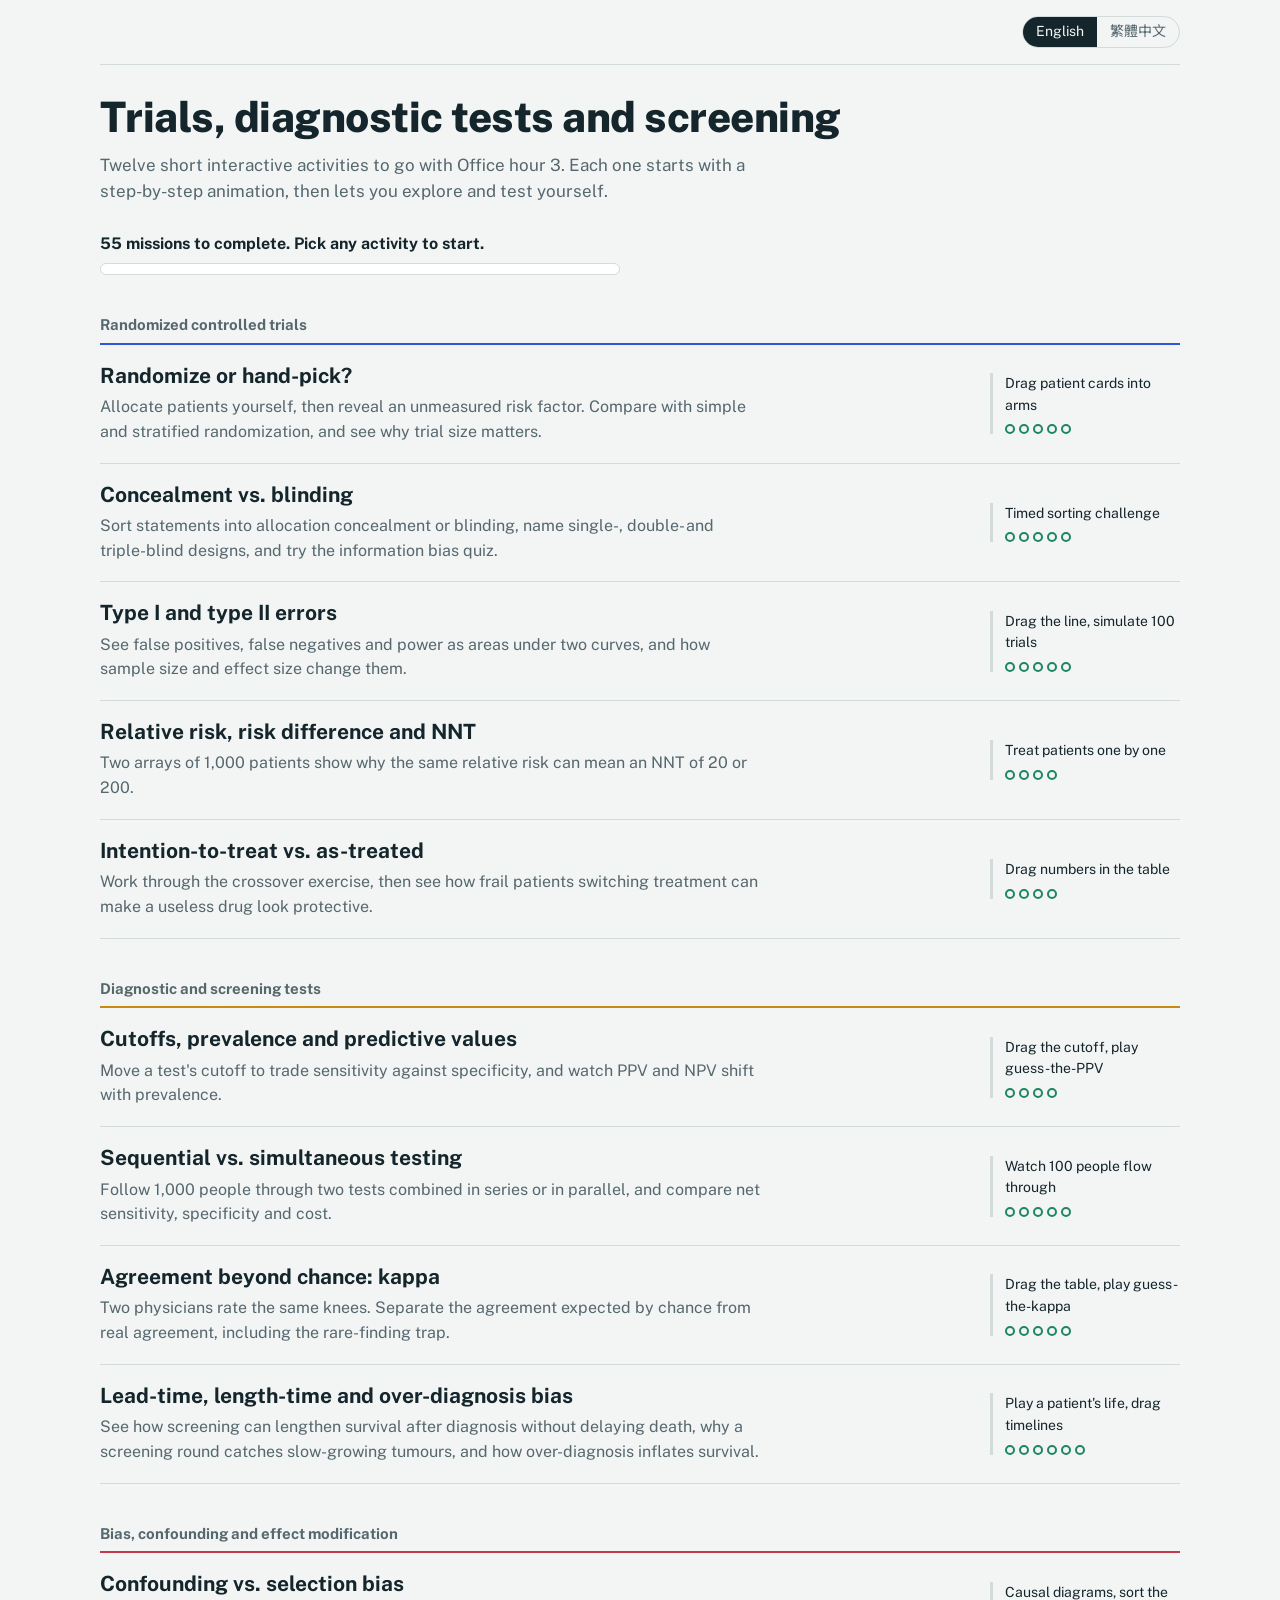
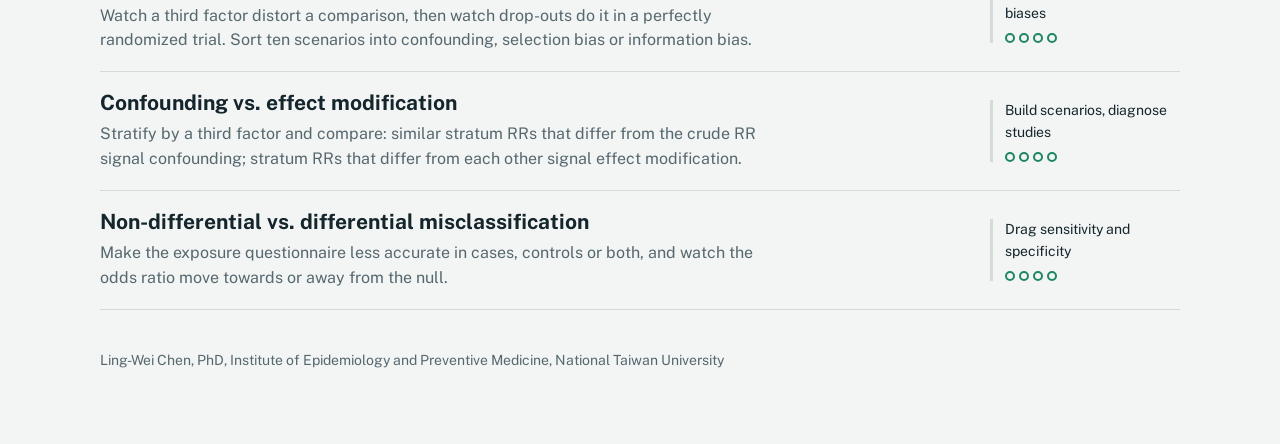
<file: index.html>
<!doctype html>
<html lang="en">
<head>
<meta charset="utf-8">
<meta name="viewport" content="width=device-width, initial-scale=1, viewport-fit=cover">
<title>Trials, diagnostic tests and screening: interactive practice</title>
<link rel="preconnect" href="https://fonts.googleapis.com">
<link rel="preconnect" href="https://fonts.gstatic.com" crossorigin>
<link href="https://fonts.googleapis.com/css2?family=Public+Sans:wght@400;600;700;800&family=Noto+Sans+TC:wght@400;500;700&display=swap" rel="stylesheet">
<link rel="stylesheet" href="assets/epi.css">
<style>
  .topbar { justify-content: flex-end; }
  .hero { max-width: 760px; margin-bottom: 40px; }
  .group { margin-bottom: 40px; }
  .group h2 { font-size: 15px; color: var(--muted); font-weight: 700; padding-bottom: 8px; border-bottom: 2px solid var(--ink); margin-bottom: 0; }
  .group[data-c="a"] h2 { border-color: var(--a); }
  .group[data-c="b"] h2 { border-color: var(--b); }
  .group[data-c="r"] h2 { border-color: var(--bad); }
  .act { display: grid; grid-template-columns: minmax(0, 1fr) 190px; gap: 6px 24px; padding: 18px 0; border-bottom: 1px solid var(--rule); text-decoration: none; color: inherit; }
  .act:hover .name { text-decoration: underline; text-underline-offset: 3px; }
  .act .name { font-size: 21px; font-weight: 700; line-height: 1.25; }
  .act .desc { color: var(--muted); max-width: 66ch; grid-column: 1; }
  .act .how { grid-column: 2; grid-row: 1 / span 2; align-self: center; font-size: 14px; color: var(--ink); border-left: 3px solid var(--rule); padding-left: 12px; }
  @media (max-width: 640px) { .act { grid-template-columns: 1fr; } .act .how { grid-column: 1; grid-row: auto; } }
  .pips { display: flex; gap: 4px; margin-top: 8px; }
  .pips i { width: 10px; height: 10px; border-radius: 50%; border: 2px solid var(--good); display: block; }
  .pips i.on { background: var(--good); }
  .pips.full::after { content: "★"; color: var(--good); font-size: 14px; line-height: 10px; margin-left: 4px; }
  .overall { max-width: 520px; margin: -12px 0 40px; }
  .overall .bar { height: 12px; background: var(--surface); border: 1px solid var(--rule); border-radius: 999px; overflow: hidden; margin-top: 6px; }
  .overall .bar i { display: block; height: 100%; background: var(--good); transition: width .6s; }
  footer { color: var(--muted); font-size: 14px; margin-top: 24px; }
</style>
</head>
<body>
<div class="wrap">
  <header class="topbar">
    <div class="lang-toggle" role="group" aria-label="Language / 語言"><button data-lang="en" lang="en">English</button><button data-lang="zh" lang="zh-Hant">繁體中文</button></div>
  </header>

  <div class="hero">
    <h1 data-i18n="title">Trials, diagnostic tests and screening</h1>
    <p class="lede" data-i18n="lede">Twelve short interactive activities to go with Office hour 3. Each one takes a few minutes: drag, change the numbers, and see the concept respond.</p>
  </div>

  <div class="overall"><div id="overallTxt" style="font-weight:700"></div><div class="bar" aria-hidden="true"><i id="overallBar"></i></div></div>

  <section class="group" data-c="a">
    <h2 data-i18n="g1">Randomized controlled trials</h2>
    <a class="act" href="randomization.html"><span class="name" data-i18n="t1">Randomize or hand-pick?</span><span class="desc" data-i18n="d1">Allocate patients yourself, then reveal an unmeasured risk factor. Compare with simple and stratified randomization, and see why trial size matters.</span><span class="how" data-i18n="h1">Drag patient cards into arms</span></a>
    <a class="act" href="concealment-blinding.html"><span class="name" data-i18n="t2">Concealment vs. blinding</span><span class="desc" data-i18n="d2">Sort statements into allocation concealment or blinding, name single-, double- and triple-blind designs, and try the information bias quiz.</span><span class="how" data-i18n="h2">Drag statements into boxes</span></a>
    <a class="act" href="power.html"><span class="name" data-i18n="t8">Type I and type II errors</span><span class="desc" data-i18n="d8">See false positives, false negatives and power as areas under two curves, and how sample size and effect size change them.</span><span class="how" data-i18n="h8">Drag the decision line</span></a>
    <a class="act" href="nnt.html"><span class="name" data-i18n="t9">Relative risk, risk difference and NNT</span><span class="desc" data-i18n="d9">Two arrays of 1,000 patients show why the same relative risk can mean an NNT of 20 or 200.</span><span class="how" data-i18n="h9">Drag the risk sliders</span></a>
    <a class="act" href="itt.html"><span class="name" data-i18n="t3">Intention-to-treat vs. as-treated</span><span class="desc" data-i18n="d3">Work through the crossover exercise, then see how frail patients switching treatment can make a useless drug look protective.</span><span class="how" data-i18n="h3">Drag numbers in the table</span></a>
  </section>

  <section class="group" data-c="b">
    <h2 data-i18n="g2">Diagnostic and screening tests</h2>
    <a class="act" href="diagnostic.html"><span class="name" data-i18n="t4">Cutoffs, prevalence and predictive values</span><span class="desc" data-i18n="d4">Move a test's cutoff to trade sensitivity against specificity, and watch PPV and NPV shift with prevalence.</span><span class="how" data-i18n="h4">Drag the cutoff and the prevalence</span></a>
    <a class="act" href="multiple-tests.html"><span class="name" data-i18n="t5">Sequential vs. simultaneous testing</span><span class="desc" data-i18n="d5">Follow 1,000 people through two tests combined in series or in parallel, and compare net sensitivity, specificity and cost.</span><span class="how" data-i18n="h5">Drag the sliders</span></a>
    <a class="act" href="kappa.html"><span class="name" data-i18n="t6">Agreement beyond chance: kappa</span><span class="desc" data-i18n="d6">Two physicians rate the same knees. Separate the agreement expected by chance from real agreement, including the rare-finding trap.</span><span class="how" data-i18n="h6">Drag numbers in the table</span></a>
    <a class="act" href="screening-bias.html"><span class="name" data-i18n="t7">Lead-time, length-time and over-diagnosis bias</span><span class="desc" data-i18n="d7">See how screening can lengthen survival after diagnosis without delaying death, and why a screening round catches slow-growing tumours.</span><span class="how" data-i18n="h7">Drag points on timelines</span></a>
  </section>

  <section class="group" data-c="r">
    <h2 data-i18n="g3">Bias, confounding and effect modification</h2>
    <a class="act" href="confounding-selection.html"><span class="name" data-i18n="t11">Confounding vs. selection bias</span><span class="desc" data-i18n="d11">Watch a third factor distort a comparison, then watch drop-outs do it in a perfectly randomized trial. Sort ten scenarios into confounding, selection bias or information bias.</span><span class="how" data-i18n="h11">Causal diagrams, sort the biases</span></a>
    <a class="act" href="effect-modification.html"><span class="name" data-i18n="t12">Confounding vs. effect modification</span><span class="desc" data-i18n="d12">Stratify by a third factor and compare: similar stratum RRs that differ from the crude RR signal confounding; stratum RRs that differ from each other signal effect modification.</span><span class="how" data-i18n="h12">Build scenarios, diagnose studies</span></a>
    <a class="act" href="misclassification.html"><span class="name" data-i18n="t10">Non-differential vs. differential misclassification</span><span class="desc" data-i18n="d10">Make the exposure questionnaire less accurate in cases, controls or both, and watch the odds ratio move towards or away from the null.</span><span class="how" data-i18n="h10">Drag sensitivity and specificity</span></a>
  </section>

  <footer data-i18n="foot">Ling-Wei Chen, PhD · Institute of Epidemiology and Preventive Medicine, National Taiwan University</footer>
</div>
<script src="assets/epi.js"></script>
<script>
const TOTALS = { "effect-modification": 4, "confounding-selection": 4, randomization: 5, "concealment-blinding": 5, itt: 4, power: 5, nnt: 4, diagnostic: 4, "multiple-tests": 5, kappa: 5, "screening-bias": 6, misclassification: 4 };
function progress() {
  let done = 0, tot = 0;
  document.querySelectorAll(".act").forEach(a => {
    const page = a.getAttribute("href").replace(/^#/, "").replace(".html", "");
    const T = TOTALS[page]; if (!T) return;
    let d = 0;
    try { d = ((JSON.parse(localStorage.getItem("epi-m-" + page) || "{}")).done || []).length; } catch (e) { /* ignore */ }
    d = Math.min(d, T); done += d; tot += T;
    let b = a.querySelector(".pips");
    if (!b) { b = document.createElement("span"); b.className = "pips"; a.querySelector(".how").appendChild(b); }
    b.innerHTML = [...Array(T)].map((_, i) => `<i class="${i < d ? "on" : ""}"></i>`).join("");
    b.classList.toggle("full", d === T);
    b.setAttribute("aria-label", `${d}/${T}`);
  });
  document.getElementById("overallTxt").textContent = Epi.t(done === 0 ? "overallNone" : done === tot ? "overallAll" : "overall", { d: done, t: tot });
  document.getElementById("overallBar").style.width = (tot ? done / tot * 100 : 0) + "%";
}
Epi.init({
  en: {
    pageTitle: "Trials, diagnostic tests and screening: interactive practice",
    title: "Trials, diagnostic tests and screening",
    lede: "Twelve short interactive activities to go with Office hour 3. Each one starts with a step-by-step animation, then lets you explore and test yourself.",
    overall: "Your progress: {d} of {t} missions", overallNone: "{t} missions to complete. Pick any activity to start.", overallAll: "All {t} missions complete!",
    g1: "Randomized controlled trials", g2: "Diagnostic and screening tests",
    t1: "Randomize or hand-pick?", d1: "Allocate patients yourself, then reveal an unmeasured risk factor. Compare with simple and stratified randomization, and see why trial size matters.", h1: "Drag patient cards into arms",
    t2: "Concealment vs. blinding", d2: "Sort statements into allocation concealment or blinding, name single-, double- and triple-blind designs, and try the information bias quiz.", h2: "Timed sorting challenge",
    t3: "Intention-to-treat vs. as-treated", d3: "Work through the crossover exercise, then see how frail patients switching treatment can make a useless drug look protective.", h3: "Drag numbers in the table",
    t4: "Cutoffs, prevalence and predictive values", d4: "Move a test's cutoff to trade sensitivity against specificity, and watch PPV and NPV shift with prevalence.", h4: "Drag the cutoff, play guess-the-PPV",
    t5: "Sequential vs. simultaneous testing", d5: "Follow 1,000 people through two tests combined in series or in parallel, and compare net sensitivity, specificity and cost.", h5: "Watch 100 people flow through",
    t6: "Agreement beyond chance: kappa", d6: "Two physicians rate the same knees. Separate the agreement expected by chance from real agreement, including the rare-finding trap.", h6: "Drag the table, play guess-the-kappa",
    t7: "Lead-time, length-time and over-diagnosis bias", d7: "See how screening can lengthen survival after diagnosis without delaying death, why a screening round catches slow-growing tumours, and how over-diagnosis inflates survival.",
    t8: "Type I and type II errors", d8: "See false positives, false negatives and power as areas under two curves, and how sample size and effect size change them.", h8: "Drag the line, simulate 100 trials",
    t9: "Relative risk, risk difference and NNT", d9: "Two arrays of 1,000 patients show why the same relative risk can mean an NNT of 20 or 200.", h9: "Treat patients one by one",
    g3: "Bias, confounding and effect modification",
    t12: "Confounding vs. effect modification", d12: "Stratify by a third factor and compare: similar stratum RRs that differ from the crude RR signal confounding; stratum RRs that differ from each other signal effect modification.", h12: "Build scenarios, diagnose studies",
    t11: "Confounding vs. selection bias", d11: "Watch a third factor distort a comparison, then watch drop-outs do it in a perfectly randomized trial. Sort ten scenarios into confounding, selection bias or information bias.", h11: "Causal diagrams, sort the biases",
    t10: "Non-differential vs. differential misclassification", d10: "Make the exposure questionnaire less accurate in cases, controls or both, and watch the odds ratio move towards or away from the null.", h10: "Drag sensitivity and specificity", h7: "Play a patient's life, drag timelines",
    foot: "Ling-Wei Chen, PhD, Institute of Epidemiology and Preventive Medicine, National Taiwan University"
  },
  zh: {
    pageTitle: "試驗、診斷檢測與篩檢：互動練習",
    title: "試驗、診斷檢測與篩檢",
    lede: "搭配 Office hour 3 的十二個簡短互動練習，每個都從逐步動畫開始，接著讓你動手探索並測驗自己。",
    overall: "你的進度：已完成 {d}／{t} 個任務", overallNone: "共有 {t} 個任務，從任何一個練習開始吧。", overallAll: "全部 {t} 個任務完成！",
    g1: "隨機對照試驗", g2: "診斷與篩檢檢測",
    t1: "隨機分派還是自行挑選？", d1: "先自己分派病人，再揭露一個未測量的風險因子；與簡單隨機分派及分層隨機分派比較，並了解試驗規模為何重要。", h1: "把病人卡片拖進組別",
    t2: "分派隱匿與盲性作業", d2: "把敘述分類到分派隱匿或盲性作業，辨認單盲、雙盲與三盲設計，並挑戰訊息偏差小測驗。", h2: "限時分類挑戰",
    t3: "治療意向分析與依實際治療分析", d3: "完成交叉的課堂練習，再看看體弱病人換組如何讓無效的藥物看起來有保護效果。", h3: "拖曳表格中的數字",
    t4: "切點、盛行率與預測值", d4: "移動檢測切點，在靈敏度與特異度之間取捨，並觀察陽性與陰性預測值如何隨盛行率改變。", h4: "拖曳切點，玩猜猜陽性預測值",
    t5: "序列檢測與同時檢測", d5: "跟著 1,000 人走過串聯或並聯組合的兩種檢測，比較淨靈敏度、淨特異度與成本。", h5: "看 100 個人走過流程",
    t6: "超越機遇的一致性：Kappa", d6: "兩位醫師評估同一群病人的膝蓋。區分機遇預期的一致與真正的一致，包括罕見發現的陷阱。", h6: "拖曳表格，玩猜猜 kappa",
    t7: "領先時間、病程長度與過度診斷偏差", d7: "看篩檢如何在不延後死亡的情況下拉長診斷後存活時間、為何一次篩檢容易抓到生長緩慢的腫瘤，以及過度診斷如何膨脹存活率。",
    t8: "第一型與第二型錯誤", d8: "把偽陽性、偽陰性與檢定力看成兩條曲線下的面積，並觀察樣本數與效果量如何改變它們。", h8: "拖曳決策線，模擬 100 次試驗",
    t9: "相對危險性、危險差與 NNT", d9: "兩組各 1,000 位病人的圖像，說明為何同樣的相對危險性可能對應 NNT 20 或 200。", h9: "一位一位治療病人",
    g3: "偏差、干擾與效應修飾",
    t12: "干擾與效應修飾", d12: "依第三因子分層後比較：各層 RR 相近但與粗 RR 不同代表干擾；各層 RR 彼此不同代表效應修飾。", h12: "建立情境、診斷研究",
    t11: "干擾與選樣偏差", d11: "看第三因子如何扭曲比較，再看退出者如何在完美的隨機試驗中造成偏差。把十個情境分類為干擾、選樣偏差或訊息偏差。", h11: "因果圖、偏差分類",
    t10: "非差異性與差異性錯誤分類", d10: "讓曝露問卷在病例組、對照組或兩組中變得不準確，觀察勝算比如何偏向或偏離虛無值。", h10: "拖曳靈敏度與特異度", h7: "播放病人的一生，拖曳時間軸",
    foot: "Ling-Wei Chen, PhD，國立臺灣大學公共衛生學院流行病學與預防醫學研究所"
  }
}, progress);
</script>
</body>
</html>
</file>
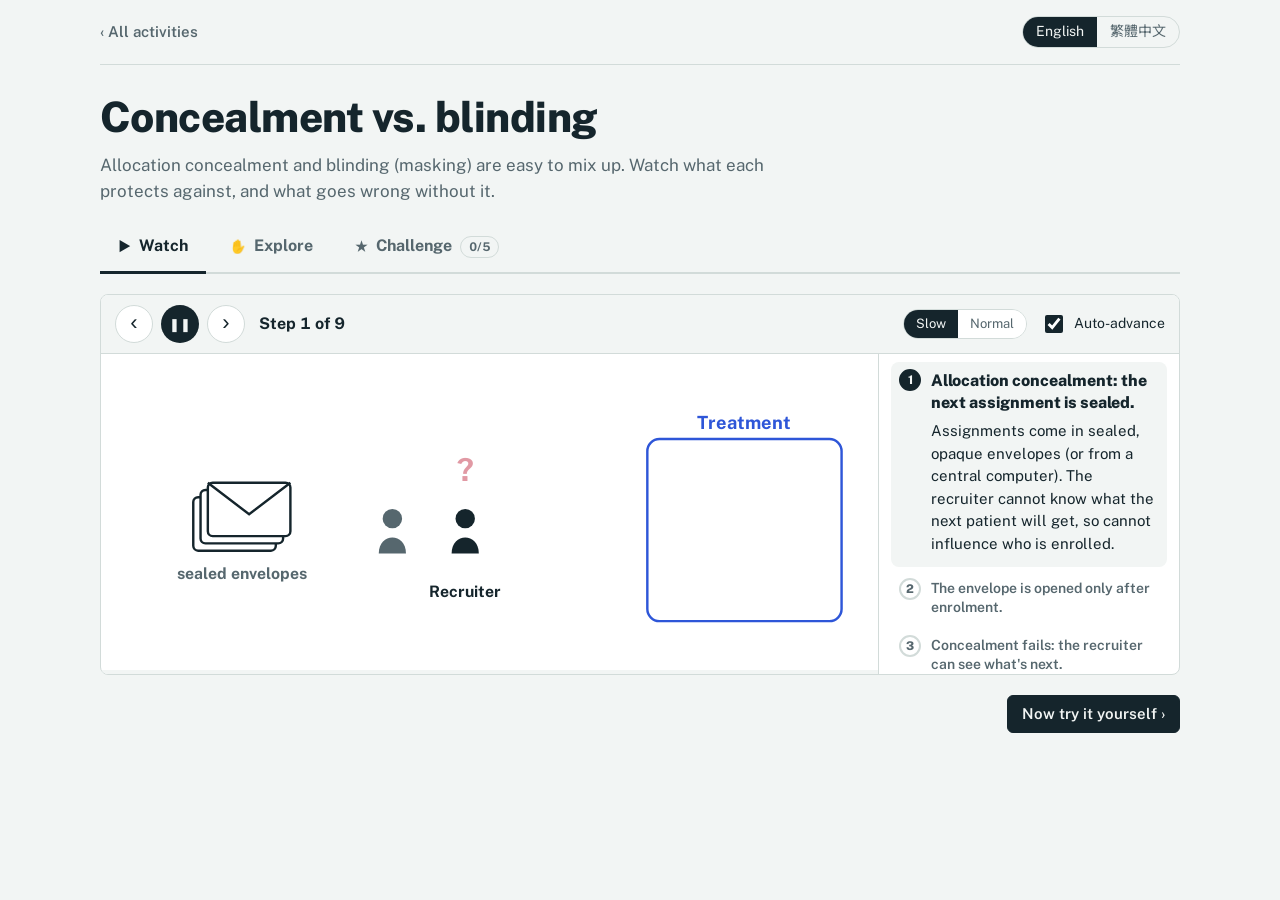
<file: concealment-blinding.html>
<!doctype html>
<html lang="en">
<head>
<meta charset="utf-8">
<meta name="viewport" content="width=device-width, initial-scale=1, viewport-fit=cover">
<title>Concealment vs. blinding</title>
<link rel="preconnect" href="https://fonts.googleapis.com">
<link rel="preconnect" href="https://fonts.gstatic.com" crossorigin>
<link href="https://fonts.googleapis.com/css2?family=Public+Sans:wght@400;600;700;800&family=Noto+Sans+TC:wght@400;500;700&display=swap" rel="stylesheet">
<link rel="stylesheet" href="assets/epi.css">
<style>
  .bins { display: grid; grid-template-columns: 1fr 1fr; gap: 16px; margin-top: 16px; }
  @media (max-width: 680px) { .bins { grid-template-columns: 1fr; } }
  .zone { border: 2px dashed var(--rule); border-radius: 8px; padding: 12px; min-height: 140px; }
  .zone.over { border-style: solid; border-color: var(--ink); background: var(--paper); }
  .zone[data-zone="pool"] { background: var(--paper); }
  .zone h3 small { display: block; font-weight: 400; color: var(--muted); font-size: 13px; }
  .cards { display: flex; flex-direction: column; gap: 8px; min-height: 40px; }
  .zone[data-zone="pool"] .cards { flex-direction: row; flex-wrap: wrap; }
  .card {
    font: inherit; font-size: 15px; text-align: left; line-height: 1.35;
    padding: 9px 12px; border-radius: 6px; border: 1px solid var(--ink);
    background: var(--surface); color: var(--ink); cursor: grab; user-select: none; max-width: 100%;
  }
  .zone[data-zone="pool"] .card { flex: 1 1 260px; }
  .card.dragging { cursor: grabbing; box-shadow: 0 6px 18px rgba(0,0,0,.25); }
  .card.right { border-color: var(--good); border-width: 2px; }
  .card.wrong { border-color: var(--bad); border-width: 2px; }
  .card .why { display: none; margin-top: 6px; font-size: 13px; color: var(--muted); }
  .card.right .why, .card.wrong .why { display: block; }
  .card .mark { font-weight: 800; margin-right: 6px; }
  .card .mark:empty { display: none; }
  .card.right .mark { color: var(--good); }
  .card.wrong .mark { color: var(--bad); }
  .score { font-weight: 700; margin-left: 8px; align-self: center; }
  .switches { display: grid; gap: 10px; }
  .switch {
    font: inherit; display: flex; justify-content: space-between; align-items: center; gap: 12px;
    padding: 10px 14px; border: 1px solid var(--rule); border-radius: 8px; background: var(--surface); color: var(--ink); cursor: pointer; text-align: left;
  }
  .switch .state { font-size: 14px; font-weight: 700; padding: 2px 10px; border-radius: 999px; background: var(--paper); color: var(--muted); white-space: nowrap; }
  .switch[aria-pressed="true"] { border-color: var(--ink); }
  .switch[aria-pressed="true"] .state { background: var(--ink); color: var(--paper); }
  .design-name { font-size: 28px; font-weight: 800; margin: 4px 0 6px; }
  .opts { display: grid; gap: 8px; margin: 12px 0; }
  .opt { font: inherit; text-align: left; padding: 9px 12px; border: 1px solid var(--rule); border-radius: 6px; background: var(--surface); color: var(--ink); cursor: pointer; }
  .opt.right { border-color: var(--good); border-width: 2px; }
  .opt.wrong { border-color: var(--bad); border-width: 2px; }
</style>
</head>
<body>
<div class="wrap">
  <header class="topbar">
    <a class="back" href="index.html" data-i18n="back">All activities</a>
    <div class="lang-toggle" role="group" aria-label="Language / 語言"><button data-lang="en" lang="en">English</button><button data-lang="zh" lang="zh-Hant">繁體中文</button></div>
  </header>

  <h1 data-i18n="title">Concealment vs. blinding</h1>
  <p class="lede" data-i18n="lede">Allocation concealment and blinding (masking) are easy to mix up. Watch what each protects against, and what goes wrong without it.</p>

  <section class="panel loop-panel" id="loop" aria-label="Animated step-by-step explainer" data-i18n-aria="loopAria"></section>

  <section class="panel missions" id="missions" style="margin-bottom:20px"></section>

  <section class="panel" data-challenge style="margin-top:20px">
    <h2 data-i18n="sortH">Sort the statements</h2>
    <div class="btn-row">
      <button class="btn" id="checkBtn" data-i18n="check">Check my answers</button>
      <button class="btn ghost" id="resetBtn" data-i18n="reset">Reset</button>
      <span class="score" id="score" aria-live="polite"></span>
      <span class="score num" id="timer" style="margin-left:auto;color:var(--muted)"></span>
    </div>
    <p class="small" data-i18n="hint">Drag a statement into a box. Tapping a statement moves it along: unsorted, concealment, blinding.</p>
    <div class="zone" data-zone="pool"><h3 data-i18n="unsorted">Unsorted</h3><div class="cards" id="z-pool"></div></div>
    <div class="bins">
      <div class="zone" data-zone="conceal"><h3><span data-i18n="concealH">Allocation concealment</span><small data-i18n="concealSub">Hides the upcoming assignment</small></h3><div class="cards" id="z-conceal"></div></div>
      <div class="zone" data-zone="blind"><h3><span data-i18n="blindH">Blinding (masking)</span><small data-i18n="blindSub">Hides the assignment already made</small></h3><div class="cards" id="z-blind"></div></div>
    </div>
  </section>

  <div class="cols" style="margin-top:20px">
    <section class="panel">
      <h2 data-i18n="levelsH">Who is kept unaware?</h2>
      <p class="small" data-i18n="levelsP">Switch each group on if they do not know which treatment each participant receives.</p>
      <div class="switches" id="switches"></div>
      <p class="small" style="margin:16px 0 0" data-i18n="thisIs">This design is called</p>
      <div class="design-name" id="designName" aria-live="polite"></div>
      <p id="designNote" class="small"></p>
    </section>

    <section class="panel" data-challenge style="margin-top:20px">
      <h2 data-i18n="quizH">Quick quiz</h2>
      <p data-i18n="quizQ">You are a research assistant in a trial of pill X for mental health. Your job is to assess participants' mental health with a validated instrument. One day, a mysterious email discloses every participant's intervention group. What kind of error can this introduce?</p>
      <div class="opts" id="opts"></div>
      <p id="quizFb" aria-live="polite"></p>
    </section>
  </div>

  <section class="notice">
    <h2 data-i18n="notice">What to notice</h2>
    <ul>
      <li data-i18n="n1">Concealment protects the randomization sequence during recruitment, before assignment, and prevents selection bias.</li>
      <li data-i18n="n2">Blinding works after randomization, keeping participants, investigators or assessors unaware of the treatment received, and prevents information (observation or ascertainment) bias.</li>
      <li data-i18n="n3">Blinding matters most when the outcome is subjective, such as self-reported pain. A placebo makes blinding possible, but a placebo or sham is not always feasible or ethical.</li>
    </ul>
  </section>
</div>

<script src="assets/epi.js"></script>
<script src="assets/loops.js"></script>
<script>
const ITEMS = [
  { k: "conceal", en: "Conceals the randomization sequence", zh: "隱藏隨機分派的序列",
    wen: "Concealment keeps the next assignment unpredictable.", wzh: "分派隱匿讓下一個分派無法被預測。" },
  { k: "blind", en: "Keeps participants or investigators unaware of the treatment received", zh: "讓受試者或研究者不知道所接受的治療",
    wen: "That is the definition of blinding.", wzh: "這正是盲性作業的定義。" },
  { k: "conceal", en: "Prevents selection bias", zh: "預防選樣偏差",
    wen: "If recruiters can foresee the next assignment, they can steer who enrols in which arm, and the groups are no longer comparable.", wzh: "如果招募者能預知下一個分派，就能左右誰進入哪一組，兩組便不再可比較。" },
  { k: "blind", en: "Prevents observation / ascertainment bias (information bias)", zh: "預防觀察／確認偏差（訊息偏差）",
    wen: "Knowing the treatment can change how outcomes are reported or measured.", wzh: "知道治療組別可能改變結果的回報或測量方式。" },
  { k: "conceal", en: "Done during recruitment, before randomization", zh: "於招募期間、隨機分派之前執行",
    wen: "It protects the moment a patient enters the trial.", wzh: "它保護的是病人進入試驗的那一刻。" },
  { k: "blind", en: "Happens after the patient has been randomized", zh: "在病人隨機分派之後進行",
    wen: "Blinding is maintained throughout follow-up.", wzh: "盲性作業在追蹤期間持續維持。" },
  { k: "conceal", en: "Sequentially numbered, sealed, opaque envelopes", zh: "依序編號、密封且不透光的信封",
    wen: "A classic (though not foolproof) way to conceal allocation; central computer allocation is safer.", wzh: "傳統的分派隱匿方式（但並非萬無一失）；中央電腦分派更安全。" },
  { k: "blind", en: "A placebo pill that looks identical to the active drug", zh: "外觀與試驗藥物完全相同的安慰劑",
    wen: "A matching placebo makes blinding possible.", wzh: "外觀相同的安慰劑讓盲性作業得以進行。" },
  { k: "conceal", en: "A surgeon keeps opening envelopes until he finds “radical mastectomy”", zh: "外科醫師一直拆信封，直到拆到「根除性乳房切除術」",
    wen: "A failure of concealment: the surgeon chose the assignment, so selection bias can enter.", wzh: "這是分派隱匿失敗：醫師自己挑選分派，選樣偏差因而可能產生。" },
  { k: "blind", en: "The outcome assessor learns everyone's group from an email", zh: "結果評估者從一封電子郵件得知每個人的組別",
    wen: "Assignment has already happened; the assessor is unblinded, so measurement may be biased.", wzh: "分派早已完成；評估者失去盲性，測量可能產生偏差。" },
  { k: "conceal", en: "Can be done in every randomized trial", zh: "每一個隨機試驗都能做到",
    wen: "Hiding the upcoming assignment is always possible, whatever the intervention.", wzh: "無論介入為何，隱藏即將進行的分派永遠可行。" },
  { k: "blind", en: "Not always possible, e.g. dietary pattern or surgery trials", zh: "不一定可行，例如飲食型態或手術試驗",
    wen: "People usually know what they eat, and sham surgery raises ethical problems.", wzh: "人通常知道自己吃了什麼，假手術也有倫理問題。" }
];
const start = [4, 9, 0, 7, 2, 11, 5, 8, 1, 10, 3, 6];

const SW = [
  { id: "p", en: "Trial participants", zh: "試驗受試者" },
  { id: "i", en: "Investigators / clinicians", zh: "研究者／臨床醫師" },
  { id: "a", en: "Outcome assessors / data analysts", zh: "結果評估者／資料分析者" }
];
const masked = { p: false, i: false, a: false };

const OPTS = [
  { k: "A", en: "Information bias", zh: "訊息偏差", ok: true },
  { k: "B", en: "Selection bias", zh: "選樣偏差" },
  { k: "C", en: "Confounding", zh: "干擾" },
  { k: "D", en: "Chance", zh: "機遇" },
  { k: "E", en: "Reverse causation", zh: "反向因果" }
];
let picked = null;

const I18N = {
  en: {
    pageTitle: "Concealment vs. blinding", title: "Concealment vs. blinding",
    lede: "Allocation concealment and blinding (masking) are easy to mix up. Watch what each protects against, and what goes wrong without it.",
    sortH: "Sort the statements", hint: "Drag a statement into a box. Tapping a statement moves it along: unsorted, concealment, blinding.",
    unsorted: "Unsorted", concealH: "Allocation concealment", concealSub: "Hides the upcoming assignment",
    blindH: "Blinding (masking)", blindSub: "Hides the assignment already made",
    score: "{r} of {n} correct", left: "{n} still unsorted",
    levelsH: "Who is kept unaware?", levelsP: "Switch each group on if they do not know which treatment each participant receives.",
    aware: "Aware", unaware: "Not aware", thisIs: "This design is called",
    d0: "Unblinded (open label)", d1: "Single-blind", d2: "Double-blind", d3: "Triple-blind", dx: "No standard label",
    n0: "Everyone knows the assignment.", n1d: "Only the participants are unaware.", n2d: "Participants and investigators are unaware; the analyst knows.", n3d: "Participants, investigators and analysts are all unaware.",
    nx: "Labels like “double-blind” are used inconsistently. Report exactly who was masked; an open trial with blinded outcome assessment is a common, legitimate design.",
    quizH: "Quick quiz",
    quizQ: "You are a research assistant in a trial of pill X for mental health. Your job is to assess participants' mental health with a validated instrument. One day, a mysterious email discloses every participant's intervention group. What kind of error can this introduce?",
    qRight: "Correct. The assessor is no longer blinded, so knowing the group can influence how mental health is rated: information (observation) bias.",
    qWrong: "Not quite. Randomization has already happened, so who entered each arm is unaffected. What changes is how the outcome may be measured. Try again.",
    n1: "Concealment protects the randomization sequence during recruitment, before assignment, and prevents selection bias.",
    n2: "Blinding works after randomization, keeping participants, investigators or assessors unaware of the treatment received, and prevents observation / ascertainment bias (information bias).",
    n3: "Blinding matters most when the outcome is subjective, such as self-reported pain. A placebo makes blinding possible, but a placebo or sham is not always feasible or ethical."
  },
  zh: {
    pageTitle: "分派隱匿與盲性作業", title: "分派隱匿與盲性作業",
    lede: "分派隱匿（allocation concealment）與盲性作業（blinding／masking）很容易混淆。看看它們各自防止什麼，以及缺少它們會出什麼錯。",
    sortH: "分類敘述", hint: "把敘述拖進框中。點一下敘述會依序移動：未分類、分派隱匿、盲性作業。",
    unsorted: "未分類", concealH: "分派隱匿", concealSub: "隱藏即將進行的分派",
    blindH: "盲性作業（遮蔽）", blindSub: "隱藏已經完成的分派",
    score: "答對 {r}／{n} 題", left: "還有 {n} 題未分類",
    levelsH: "誰不知道分派結果？", levelsP: "若該群人不知道每位受試者接受哪一種治療，就把開關打開。",
    aware: "知道", unaware: "不知道", thisIs: "這種設計稱為",
    d0: "非盲（開放標籤）", d1: "單盲", d2: "雙盲", d3: "三盲", dx: "沒有標準名稱",
    n0: "所有人都知道分派結果。", n1d: "只有受試者不知道。", n2d: "受試者與研究者不知道；分析者知道。", n3d: "受試者、研究者與分析者都不知道。",
    nx: "「雙盲」等名稱的用法並不一致。應明確報告誰被遮蔽；開放治療但結果評估採盲性作業，是常見且合理的設計。",
    quizH: "小測驗",
    quizQ: "你是一項評估藥丸 X 改善心理健康效果之臨床試驗的研究助理，工作是用經過驗證的量表評估受試者的心理健康。某天你收到一封神秘電子郵件，揭露了所有受試者的介入組別。這可能為研究帶來哪一種誤差？",
    qRight: "正確。評估者失去盲性，知道組別可能影響心理健康的評分，造成訊息（觀察）偏差。",
    qWrong: "不太對。隨機分派已經完成，誰進入哪一組不受影響；改變的是結果可能如何被測量。再試一次。",
    n1: "分派隱匿在招募期間、分派之前保護隨機序列，預防選樣偏差。",
    n2: "盲性作業在隨機分派之後發揮作用，讓受試者、研究者或評估者不知道所接受的治療，預防觀察／確認偏差（訊息偏差）。",
    n3: "當結果是主觀指標（例如自評疼痛）時，盲性作業最重要。安慰劑讓盲性作業成為可能，但安慰劑或假手術不一定可行或合乎倫理。"
  }
};

const zones = { pool: document.getElementById("z-pool"), conceal: document.getElementById("z-conceal"), blind: document.getElementById("z-blind") };
const state = ITEMS.map(() => "pool");
const els = [];
let checked = false;
let tStart = 0, tEnd = 0, tick = 0, perfectSort = false, fastSort = false, quizRight = false;
function startTimer() {
  if (tStart) return;
  tStart = Date.now();
  tick = setInterval(() => { const el = document.getElementById("timer"); if (!el) return clearInterval(tick); el.textContent = "⏱ " + Math.round(((tEnd || Date.now()) - tStart) / 1000) + " s"; }, 250);
}

function buildCards() {
  start.forEach(i => {
    const b = document.createElement("button");
    b.className = "card";
    b.innerHTML = `<span class="mark"></span><span class="txt"></span><span class="why"></span>`;
    Epi.dragToZones(b, {
      onDrop: (el, z) => place(i, z),
      onTap: () => place(i, { pool: "conceal", conceal: "blind", blind: "pool" }[state[i]])
    });
    els[i] = b;
    zones.pool.appendChild(b);
  });
}
function place(i, z) { startTimer(); state[i] = z; zones[z].appendChild(els[i]); checked = false; render(); }

function render() {
  const L = Epi.lang;
  ITEMS.forEach((it, i) => {
    const el = els[i];
    el.querySelector(".txt").textContent = it[L];
    el.querySelector(".why").textContent = it["w" + L];
    el.classList.remove("right", "wrong");
    el.querySelector(".mark").textContent = "";
    if (checked && state[i] !== "pool") {
      const ok = state[i] === it.k;
      el.classList.add(ok ? "right" : "wrong");
      el.querySelector(".mark").textContent = ok ? "✓" : "✗";
    }
  });
  const sc = document.getElementById("score");
  if (checked) {
    const r = ITEMS.filter((it, i) => state[i] === it.k).length;
    const left = state.filter(s => s === "pool").length;
    sc.textContent = Epi.t("score", { r, n: ITEMS.length }) + (left ? "; " + Epi.t("left", { n: left }) : "");
  } else sc.textContent = "";

  // blinding levels
  const box = document.getElementById("switches");
  box.innerHTML = SW.map(s => `<button class="switch" data-id="${s.id}" aria-pressed="${masked[s.id]}"><span>${s[L]}</span><span class="state">${Epi.t(masked[s.id] ? "unaware" : "aware")}</span></button>`).join("");
  box.querySelectorAll(".switch").forEach(b => b.onclick = () => { const id = b.dataset.id; masked[id] = !masked[id]; render(); box.querySelector(`[data-id="${id}"]`).focus(); });
  const key = (masked.p ? "p" : "") + (masked.i ? "i" : "") + (masked.a ? "a" : "");
  const map = { "": ["d0", "n0"], p: ["d1", "n1d"], pi: ["d2", "n2d"], pia: ["d3", "n3d"] };
  const m = map[key] || ["dx", "nx"];
  document.getElementById("designName").textContent = Epi.t(m[0]);
  document.getElementById("designNote").textContent = Epi.t(m[1]);

  // quiz
  const ob = document.getElementById("opts");
  ob.innerHTML = OPTS.map(o => `<button class="opt ${picked === o.k ? (o.ok ? "right" : "wrong") : ""}" data-k="${o.k}">${o.k}. ${o[L]}</button>`).join("");
  ob.querySelectorAll(".opt").forEach(b => b.onclick = () => { picked = b.dataset.k; render(); ob.querySelector(`[data-k="${picked}"]`).focus(); });
  const fb = document.getElementById("quizFb");
  fb.textContent = picked ? Epi.t(OPTS.find(o => o.k === picked).ok ? "qRight" : "qWrong") : "";
  fb.className = picked ? (OPTS.find(o => o.k === picked).ok ? "good" : "bad") : "";
  if (picked && OPTS.find(o => o.k === picked).ok) quizRight = true;
  Epi.check();
}

buildCards();
Epi.missions("concealment-blinding", document.getElementById("missions"), [
  { id: "sort", en: "Sort all 12 statements correctly.", zh: "把 12 個敘述全部分類正確。", test: () => perfectSort },
  { id: "fast", en: "Speed round: a perfect sort in 60 seconds or less (press Reset to restart the clock).", zh: "限時挑戰：60 秒內完美分類（按重設可重新計時）。", test: () => fastSort },
  { id: "triple", en: "Switch on the masking needed for a triple-blind trial.", zh: "打開三盲試驗所需的所有遮蔽。", test: () => masked.p && masked.i && masked.a },
  { id: "probe", en: "Find a design with no standard label.", zh: "找出一種沒有標準名稱的設計。", test: () => { const k = (masked.p ? "p" : "") + (masked.i ? "i" : "") + (masked.a ? "a" : ""); return !["", "p", "pi", "pia"].includes(k); } },
  { id: "quiz", en: "Answer the quiz correctly.", zh: "答對小測驗。", test: () => quizRight }
]);
document.getElementById("checkBtn").onclick = () => {
  checked = true;
  const all = ITEMS.every((it, i) => state[i] === it.k);
  if (all) {
    perfectSort = true; tEnd = tEnd || Date.now(); clearInterval(tick);
    const secs = (tEnd - tStart) / 1000; if (tStart && secs <= 60) fastSort = true;
    document.getElementById("timer").textContent = "⏱ " + Math.round(secs) + " s";
    const b = document.getElementById("checkBtn").getBoundingClientRect(); Epi.confetti(b.left + b.width / 2, b.top);
  }
  render();
};
document.getElementById("resetBtn").onclick = () => {
  Epi.flip(els, () => start.forEach(i => { state[i] = "pool"; zones.pool.appendChild(els[i]); }), { stagger: 20 });
  checked = false; tStart = 0; tEnd = 0; clearInterval(tick); document.getElementById("timer").textContent = ""; render();
};
Epi.loopAnim(document.getElementById("loop"), EpiLoops["concealment-blinding"]);
Epi.init(I18N, render);
</script>
</body>
</html>
</file>
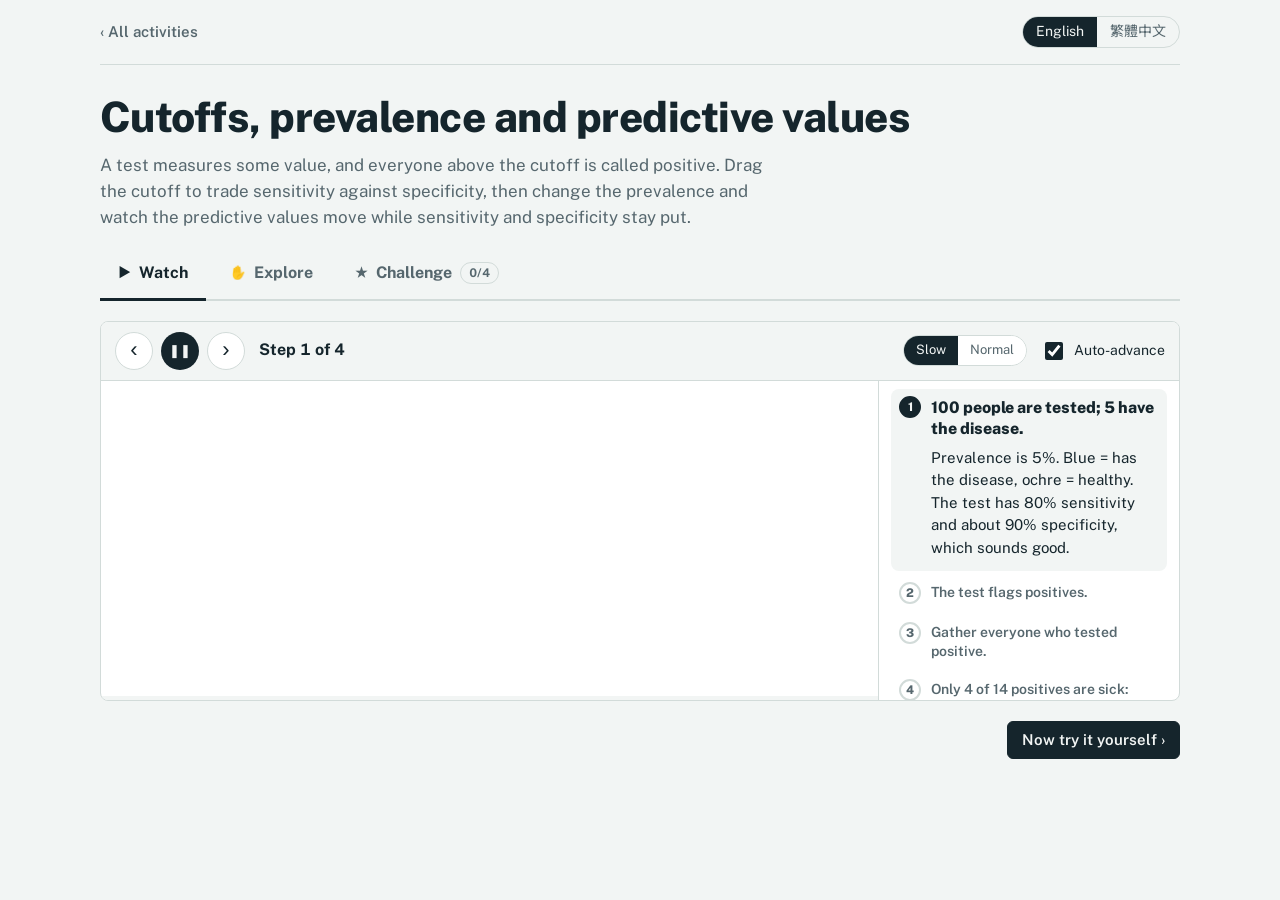
<file: diagnostic.html>
<!doctype html>
<html lang="en">
<head>
<meta charset="utf-8">
<meta name="viewport" content="width=device-width, initial-scale=1, viewport-fit=cover">
<title>Cutoffs, prevalence and predictive values</title>
<link rel="preconnect" href="https://fonts.googleapis.com">
<link rel="preconnect" href="https://fonts.gstatic.com" crossorigin>
<link href="https://fonts.googleapis.com/css2?family=Public+Sans:wght@400;600;700;800&family=Noto+Sans+TC:wght@400;500;700&display=swap" rel="stylesheet">
<link rel="stylesheet" href="assets/epi.css">
<style>
  svg { width: 100%; height: auto; display: block; }
  .axis { stroke: var(--muted); stroke-width: 1; }
  .tick { fill: var(--muted); font-size: 13px; }
  #dist .tick { font-size: 17px; }
  .two { border-collapse: collapse; width: 100%; font-variant-numeric: tabular-nums; }
  .two th, .two td { border: 1px solid var(--rule); padding: 8px; text-align: center; }
  .two th { font-size: 13px; color: var(--muted); font-weight: 600; }
  .two td.cell { font-size: 20px; font-weight: 800; }
  .two td.cell small { display: block; font-size: 12px; font-weight: 600; color: var(--muted); }
  .two td.tp { background: var(--a-soft); color: var(--a); }
  .two td.fn { color: var(--a); }
  .two td.fp { background: var(--b-soft); color: var(--b); }
  .two td.tn { color: var(--b); }
  .metrics { display: grid; grid-template-columns: 1fr 1fr; gap: 14px; margin-top: 16px; }
  .metric { border-top: 3px solid var(--ink); padding-top: 8px; }
  .metric .name { font-weight: 700; font-size: 14px; }
  .metric .name small { display: block; font-weight: 400; color: var(--muted); font-size: 12px; }
  .metric .val { font-size: 28px; font-weight: 800; font-variant-numeric: tabular-nums; line-height: 1.15; }
  .metric .f { font-size: 13px; color: var(--muted); font-variant-numeric: tabular-nums; }
  .metric .q { font-size: 13px; margin-top: 4px; }
  .seg { display: inline-flex; border: 1px solid var(--rule); border-radius: 8px; overflow: hidden; }
  .seg button { font: inherit; font-size: 14px; border: 0; padding: 6px 12px; background: transparent; color: var(--muted); cursor: pointer; font-variant-numeric: tabular-nums; }
  .seg button[aria-pressed="true"] { background: var(--ink); color: var(--paper); }
  .controls { display: grid; grid-template-columns: repeat(auto-fit, minmax(240px, 1fr)); gap: 8px 24px; margin-top: 12px; }
</style>
</head>
<body>
<div class="wrap">
  <header class="topbar">
    <a class="back" href="index.html" data-i18n="back">All activities</a>
    <div class="lang-toggle" role="group" aria-label="Language / 語言"><button data-lang="en" lang="en">English</button><button data-lang="zh" lang="zh-Hant">繁體中文</button></div>
  </header>

  <h1 data-i18n="title">Cutoffs, prevalence and predictive values</h1>
  <p class="lede" data-i18n="lede">A test measures some value, and everyone above the cutoff is called positive. Drag the cutoff to trade sensitivity against specificity, then change the prevalence and watch the predictive values move while sensitivity and specificity stay put.</p>

  <section class="panel loop-panel" id="loop" aria-label="Animated step-by-step explainer" data-i18n-aria="loopAria"></section>

  <section class="panel missions" id="missions" style="margin-bottom:20px"></section>

  <div class="cols-2-1">
    <section class="panel">
      <h2 data-i18n="distH">Test values in the population</h2>
      <svg id="dist" viewBox="0 0 720 330" role="img" aria-labelledby="distDesc"><desc id="distDesc" data-i18n="distDesc">Distributions of test values in people with and without the disease, with a draggable cutoff line.</desc></svg>
      <div class="legend">
        <span><i class="sw" style="background:var(--a)"></i><span data-i18n="lgTP">True positive (TP)</span></span>
        <span><i class="sw" style="background:var(--a-soft);border:1px solid var(--a)"></i><span data-i18n="lgFN">False negative (FN)</span></span>
        <span><i class="sw" style="background:var(--b)"></i><span data-i18n="lgFP">False positive (FP)</span></span>
        <span><i class="sw" style="background:var(--b-soft);border:1px solid var(--b)"></i><span data-i18n="lgTN">True negative (TN)</span></span>
      </div>
      <div class="controls">
        <div class="field">
          <label for="cut"><span data-i18n="cutL">Cutoff (positive if at or above)</span><output id="cutO"></output></label>
          <input type="range" id="cut" min="20" max="85" step="0.5">
        </div>
        <div class="field">
          <label for="prev"><span data-i18n="prevL">Prevalence</span><output id="prevO"></output></label>
          <input type="range" id="prev" min="0" max="1000" step="1">
        </div>
      </div>
      <div class="btn-row" id="presets"></div>
      <div style="display:flex;flex-wrap:wrap;gap:18px;align-items:center">
        <div><span class="small" data-i18n="popL">Population screened</span>&nbsp;
          <span class="seg" id="nSeg"><button data-n="1000">1,000</button><button data-n="10000">10,000</button><button data-n="100000">100,000</button></span></div>
        <label class="check"><input type="checkbox" id="scaleChk" checked> <span data-i18n="scaleL">Draw curve heights by number of people</span></label>
      </div>
    </section>

    <aside class="panel">
      <h2 data-i18n="tabH">2 × 2 table</h2>
      <div class="scroll-x">
        <table class="two">
          <thead><tr><th></th><th data-i18n="hDis">Disease</th><th data-i18n="hNoDis">No disease</th><th data-i18n="hTot">Total</th></tr></thead>
          <tbody>
            <tr><th data-i18n="hPos">Test +</th><td class="cell tp"><span id="tp"></span><small data-i18n="sTP">TP 真陽性</small></td><td class="cell fp"><span id="fp"></span><small data-i18n="sFP">FP 偽陽性</small></td><td id="pos" class="num"></td></tr>
            <tr><th data-i18n="hNeg">Test −</th><td class="cell fn"><span id="fn"></span><small data-i18n="sFN">FN 偽陰性</small></td><td class="cell tn"><span id="tn"></span><small data-i18n="sTN">TN 真陰性</small></td><td id="neg" class="num"></td></tr>
            <tr><th data-i18n="hTot">Total</th><td id="dis" class="num"></td><td id="nodis" class="num"></td><td id="tot" class="num"></td></tr>
          </tbody>
        </table>
      </div>
      <div class="metrics">
        <div class="metric"><div class="name"><span data-i18n="mSens">Sensitivity</span><small data-i18n="mSensZ">靈敏度 · true positive rate</small></div><div class="val" id="sens"></div><div class="f" id="fSens"></div></div>
        <div class="metric"><div class="name"><span data-i18n="mSpec">Specificity</span><small data-i18n="mSpecZ">特異度 · true negative rate</small></div><div class="val" id="spec"></div><div class="f" id="fSpec"></div></div>
        <div class="metric"><div class="name"><span data-i18n="mPpv">Positive predictive value</span><small data-i18n="mPpvZ">陽性預測值</small></div><div class="val" id="ppv"></div><div class="f" id="fPpv"></div><div class="q" data-i18n="qPpv">If the test is positive, how likely is disease?</div></div>
        <div class="metric"><div class="name"><span data-i18n="mNpv">Negative predictive value</span><small data-i18n="mNpvZ">陰性預測值</small></div><div class="val" id="npv"></div><div class="f" id="fNpv"></div><div class="q" data-i18n="qNpv">If the test is negative, how likely is no disease?</div></div>
      </div>
    </aside>
  </div>

  <section class="panel" style="margin-top:20px">
    <div class="cols">
      <div>
        <h2 data-i18n="curveH">Predictive values depend on prevalence</h2>
        <p class="small" data-i18n="curveP">The curves use the current sensitivity and specificity. Drag the dot along the curve to change the prevalence.</p>
        <p id="curveRead" class="formula" aria-live="polite"></p>
        <div class="legend">
          <span><i class="sw" style="background:var(--a)"></i><span data-i18n="mPpv">Positive predictive value</span></span>
          <span><i class="sw" style="background:var(--b)"></i><span data-i18n="mNpv">Negative predictive value</span></span>
        </div>
      </div>
      <svg id="curve" viewBox="0 0 460 260" role="img" aria-label="PPV and NPV versus prevalence"></svg>
    </div>
  </section>

  <section class="panel" style="margin-top:20px">
    <h2 data-i18n="iconH">Every person, one square</h2>
    <p class="small" data-i18n="iconP">1,000 people tested at the current cutoff and prevalence. Each square is one person, coloured as in the 2 × 2 table.</p>
    <label class="check" style="margin:6px 0 12px"><input type="checkbox" id="posOnly"> <span data-i18n="posOnly">Show only the people who test positive</span></label>
    <canvas id="icons" style="width:100%;display:block" role="img" aria-label="Icon array of 1,000 people"></canvas>
    <p id="iconRead" class="formula" style="margin-top:12px" aria-live="polite"></p>
  </section>

  <section class="panel game" data-challenge style="margin-top:20px">
    <h2 data-i18n="gameH">Game: guess the PPV</h2>
    <p class="small" data-i18n="gameP">Most people, including many doctors, overestimate this. Guess first, then check. Getting within 10 percentage points counts as a hit.</p>
    <div id="game"></div>
  </section>

  <section class="notice">
    <h2 data-i18n="notice">What to notice</h2>
    <ul>
      <li data-i18n="n1">Moving the cutoff to the left catches more cases (sensitivity up) but mislabels more healthy people (specificity down). There is no cutoff that improves both.</li>
      <li data-i18n="n2">Sensitivity and specificity are properties of the test. Predictive values also depend on how common the disease is in the people tested.</li>
      <li data-i18n="n3">Try prevalence 1%: even a good test gives mostly false positives. This is why screening a low-risk population produces many false alarms, and why the same test performs better in a high-risk clinic.</li>
    </ul>
  </section>
</div>

<script src="assets/epi.js"></script>
<script src="assets/loops.js"></script>
<script>
const MU0 = 40, MU1 = 61, SD = 10;   // no disease / disease
const I18N = {
  en: {
    pageTitle: "Cutoffs, prevalence and predictive values", title: "Cutoffs, prevalence and predictive values",
    lede: "A test measures some value, and everyone above the cutoff is called positive. Drag the cutoff to trade sensitivity against specificity, then change the prevalence and watch the predictive values move while sensitivity and specificity stay put.",
    distH: "Test values in the population",
    lgTP: "True positive (TP)", lgFN: "False negative (FN)", lgFP: "False positive (FP)", lgTN: "True negative (TN)",
    cutL: "Cutoff (positive if at or above)", prevL: "Prevalence", popL: "Population screened", scaleL: "Draw curve heights by number of people",
    pSlide: "Office hour example (prevalence 10%)", pPop: "Screening the general population (1%)", pClinic: "High-risk clinic (30%)",
    axis: "Test value", neg: "Test −", pos: "Test +", cutTag: "cutoff {c}", withD: "With disease", withoutD: "Without disease",
    tabH: "2 × 2 table", hDis: "Disease", hNoDis: "No disease", hTot: "Total", hPos: "Test +", hNeg: "Test −",
    sTP: "TP", sFP: "FP", sFN: "FN", sTN: "TN",
    mSens: "Sensitivity", mSensZ: "true positive rate", mSpec: "Specificity", mSpecZ: "true negative rate",
    mPpv: "Positive predictive value", mPpvZ: "PPV", mNpv: "Negative predictive value", mNpvZ: "NPV",
    qPpv: "If the test is positive, how likely is disease?", qNpv: "If the test is negative, how likely is no disease?",
    curveH: "Predictive values depend on prevalence",
    curveP: "The curves use the current sensitivity and specificity. Drag the dot along the curve to change the prevalence.",
    curveRead: "At prevalence {p}: of every 100 positive results, about {k} are true positives.",
    xPrev: "Prevalence (log scale)",
    distDesc: "Distributions of test values in people with and without the disease, with a draggable cutoff line.",
    gameH: "Game: guess the PPV", gameP: "Most people, including many doctors, overestimate this. Guess first, then check. Getting within 10 percentage points counts as a hit.",
    gq: "Prevalence <b>{p}</b>, sensitivity <b>{se}</b>, specificity <b>{sp}</b>. A person tests <b>positive</b>. What is the chance they really have the disease?",
    gx: "Out of 10,000 people, {d} have the disease and {tp} of them test positive. {nd} do not, yet {fp} of them also test positive. So PPV = {tp} ÷ ({tp} + {fp}) = <b>{ppv}</b>.",
    gLabel: "Your guess for the PPV",
    iconH: "Every person, one square", iconP: "1,000 people tested at the current cutoff and prevalence. Each square is one person, coloured as in the 2 × 2 table.",
    posOnly: "Show only the people who test positive",
    iconRead: "Of the <b>{pos}</b> people who test positive, <b class=\"a\">{tp}</b> have the disease and <b class=\"b\">{fp}</b> do not. A positive result is right {k} times in 100.",
    iconReadAll: "<b class=\"a\">{tp}</b> true positives, <b class=\"a\">{fn}</b> false negatives, <b class=\"b\">{fp}</b> false positives, <b class=\"b\">{tn}</b> true negatives.",
    n1: "Moving the cutoff to the left catches more cases (sensitivity up) but mislabels more healthy people (specificity down). There is no cutoff that improves both.",
    n2: "Sensitivity and specificity are properties of the test. Predictive values also depend on how common the disease is in the people tested.",
    n3: "Try prevalence 1%: even a good test gives mostly false positives. This is why screening a low-risk population produces many false alarms, and why the same test performs better in a high-risk clinic."
  },
  zh: {
    pageTitle: "切點、盛行率與預測值", title: "切點、盛行率與預測值",
    lede: "檢測會量到某個數值，高於切點者判定為陽性。拖曳切點，觀察靈敏度與特異度之間的取捨；再調整盛行率，看預測值如何變動，而靈敏度與特異度維持不變。",
    distH: "族群中的檢測數值",
    lgTP: "真陽性（TP）", lgFN: "偽陰性（FN）", lgFP: "偽陽性（FP）", lgTN: "真陰性（TN）",
    cutL: "切點（大於或等於即為陽性）", prevL: "盛行率", popL: "受檢人數", scaleL: "曲線高度依人數繪製",
    pSlide: "課堂範例（盛行率 10%）", pPop: "一般族群篩檢（1%）", pClinic: "高風險門診（30%）",
    axis: "檢測數值", neg: "檢測 −", pos: "檢測 +", cutTag: "切點 {c}", withD: "有病者", withoutD: "無病者",
    tabH: "2 × 2 表", hDis: "有病", hNoDis: "無病", hTot: "合計", hPos: "檢測 +", hNeg: "檢測 −",
    sTP: "真陽性", sFP: "偽陽性", sFN: "偽陰性", sTN: "真陰性",
    mSens: "靈敏度", mSensZ: "真陽性率", mSpec: "特異度", mSpecZ: "真陰性率",
    mPpv: "陽性預測值", mPpvZ: "PPV", mNpv: "陰性預測值", mNpvZ: "NPV",
    qPpv: "檢測陽性時，真的有病的機率有多高？", qNpv: "檢測陰性時，真的沒病的機率有多高？",
    curveH: "預測值取決於盛行率",
    curveP: "曲線使用目前的靈敏度與特異度。沿著曲線拖曳圓點即可改變盛行率。",
    curveRead: "盛行率 {p} 時：每 100 個陽性結果中，約有 {k} 個是真陽性。",
    xPrev: "盛行率（對數尺度）",
    distDesc: "有病者與無病者的檢測數值分布，以及可拖曳的切點線。",
    gameH: "遊戲：猜猜陽性預測值", gameP: "大多數人（包括許多醫師）都會高估它。先猜，再看答案。誤差在 10 個百分點以內就算猜中。",
    gq: "盛行率 <b>{p}</b>、靈敏度 <b>{se}</b>、特異度 <b>{sp}</b>。某人檢測結果為<b>陽性</b>，他真的有病的機率是多少？",
    gx: "在 10,000 人中，{d} 人有病，其中 {tp} 人檢測陽性；{nd} 人沒有病，卻也有 {fp} 人檢測陽性。因此 PPV = {tp} ÷（{tp} + {fp}）= <b>{ppv}</b>。",
    gLabel: "你猜的陽性預測值",
    iconH: "每一個人，一個方格", iconP: "在目前切點與盛行率下檢測 1,000 人。每個方格代表一個人，顏色與 2 × 2 表相同。",
    posOnly: "只顯示檢測陽性的人",
    iconRead: "在 <b>{pos}</b> 位檢測陽性者中，<b class=\"a\">{tp}</b> 位真的有病，<b class=\"b\">{fp}</b> 位沒有病。每 100 個陽性結果中約有 {k} 個是對的。",
    iconReadAll: "真陽性 <b class=\"a\">{tp}</b>、偽陰性 <b class=\"a\">{fn}</b>、偽陽性 <b class=\"b\">{fp}</b>、真陰性 <b class=\"b\">{tn}</b>。",
    n1: "把切點往左移可抓到更多病例（靈敏度上升），但也會把更多健康的人誤判為陽性（特異度下降）。沒有任何切點能讓兩者同時提升。",
    n2: "靈敏度與特異度是檢測本身的特性；預測值則還取決於受檢族群中疾病有多常見。",
    n3: "試試盛行率 1%：即使檢測很好，陽性結果仍多半是偽陽性。這就是為何在低風險族群篩檢會產生許多假警報，而同一檢測在高風險門診表現較好。"
  }
};

// ---------- maths ----------
function erf(x) { const s = Math.sign(x); x = Math.abs(x); const t = 1 / (1 + 0.3275911 * x);
  const y = 1 - (((((1.061405429 * t - 1.453152027) * t) + 1.421413741) * t - 0.284496736) * t + 0.254829592) * t * Math.exp(-x * x); return s * y; }
const Phi = z => 0.5 * (1 + erf(z / Math.SQRT2));
const pdf = (x, m) => Math.exp(-0.5 * ((x - m) / SD) ** 2) / (SD * Math.sqrt(2 * Math.PI));
const PMIN = 0.001, PMAX = 0.5;
const sliderToPrev = v => PMIN * Math.pow(PMAX / PMIN, v / 1000);
const prevToSlider = p => Math.round(1000 * Math.log(p / PMIN) / Math.log(PMAX / PMIN));

const S = { cut: 52.5, prev: 0.1, N: 10000, scale: true };

// ---------- distribution chart ----------
const dist = document.getElementById("dist");
const X0 = 50, X1 = 700, YB = 280, YT = 46;
const xs = v => X0 + (v / 100) * (X1 - X0);
const xv = px => ((px - X0) / (X1 - X0)) * 100;
const NS = "http://www.w3.org/2000/svg";
function el(tag, attrs, parent) { const e = document.createElementNS(NS, tag); for (const k in attrs) e.setAttribute(k, attrs[k]); (parent || dist).appendChild(e); return e; }

const gAreas = el("g", {});
const gAxis = el("g", {});
const cutG = el("g", {});
const cutLine = el("line", { y1: 30, y2: YB, stroke: "var(--ink)", "stroke-width": 2 }, cutG);
const cutHit = el("rect", { y: 22, height: YB - 22, width: 30, fill: "transparent" }, cutG);
const cutKnob = el("circle", { cy: 30, r: 10, fill: "var(--ink)", class: "ring", stroke: "var(--surface)", "stroke-width": 2 }, cutG);
const cutTxt = el("text", { y: 14, "text-anchor": "middle", "font-size": 18, "font-weight": 700, fill: "var(--ink)" }, cutG);
const negTxt = el("text", { y: 64, "text-anchor": "end", "font-size": 16, fill: "var(--muted)" });
const posTxt = el("text", { y: 64, "font-size": 16, fill: "var(--muted)" });
const lab0 = el("text", { "text-anchor": "middle", "font-size": 17, "font-weight": 700, fill: "var(--b)" });
const lab1 = el("text", { "text-anchor": "middle", "font-size": 17, "font-weight": 700, fill: "var(--a)" });

function drawAxis() {
  gAxis.innerHTML = "";
  el("line", { x1: X0, x2: X1, y1: YB, y2: YB, class: "axis" }, gAxis);
  for (let v = 0; v <= 100; v += 10) {
    el("line", { x1: xs(v), x2: xs(v), y1: YB, y2: YB + 5, class: "axis" }, gAxis);
    el("text", { x: xs(v), y: YB + 20, "text-anchor": "middle", class: "tick" }, gAxis).textContent = v;
  }
  el("text", { x: (X0 + X1) / 2, y: YB + 46, "text-anchor": "middle", class: "tick" }, gAxis).textContent = Epi.t("axis");
}

function areaPath(m, h, from, to) {
  let d = `M${xs(from)},${YB}`;
  for (let v = from; v <= to + 1e-9; v += 0.5) d += `L${xs(v).toFixed(1)},${(YB - pdf(v, m) * h).toFixed(1)}`;
  return d + `L${xs(to)},${YB}Z`;
}
function linePath(m, h) {
  let d = "";
  for (let v = 0; v <= 100; v += 0.5) d += (v ? "L" : "M") + xs(v).toFixed(1) + "," + (YB - pdf(v, m) * h).toFixed(1);
  return d;
}
function drawDist() {
  const nD = S.prev * S.N, nND = S.N - nD, peak = pdf(0, 0);
  let h0, h1;
  if (S.scale) { const k = (YB - YT) / (Math.max(nD, nND) * peak); h0 = nND * k; h1 = nD * k; }
  else { h0 = h1 = (YB - YT) / peak; }
  const c = S.cut;
  gAreas.innerHTML = "";
  el("path", { d: areaPath(MU0, h0, 0, c), fill: "var(--b-soft)", opacity: 0.9 }, gAreas);
  el("path", { d: areaPath(MU0, h0, c, 100), fill: "var(--b)", opacity: 0.8 }, gAreas);
  el("path", { d: areaPath(MU1, h1, 0, c), fill: "var(--a-soft)", opacity: 0.85 }, gAreas);
  el("path", { d: areaPath(MU1, h1, c, 100), fill: "var(--a)", opacity: 0.75 }, gAreas);
  el("path", { d: linePath(MU0, h0), fill: "none", stroke: "var(--b)", "stroke-width": 2 }, gAreas);
  el("path", { d: linePath(MU1, h1), fill: "none", stroke: "var(--a)", "stroke-width": 2 }, gAreas);
  const x = xs(c);
  cutLine.setAttribute("x1", x); cutLine.setAttribute("x2", x);
  cutHit.setAttribute("x", x - 15); cutKnob.setAttribute("cx", x);
  cutTxt.setAttribute("x", x); cutTxt.textContent = Epi.t("cutTag", { c: c.toFixed(1) });
  negTxt.setAttribute("x", x - 10); negTxt.textContent = Epi.t("neg");
  posTxt.setAttribute("x", x + 10); posTxt.textContent = Epi.t("pos");
  lab0.setAttribute("x", xs(MU0)); lab0.setAttribute("y", Math.max(YT - 6, YB - pdf(MU0, MU0) * h0 - 8)); lab0.textContent = Epi.t("withoutD");
  lab1.setAttribute("x", xs(MU1 + 6)); lab1.setAttribute("y", Math.max(YT + 8, YB - pdf(MU1, MU1) * h1 - 8)); lab1.textContent = Epi.t("withD");
  cutG.setAttribute("aria-valuenow", c); cutG.setAttribute("aria-valuetext", c.toFixed(1));
  cutG.setAttribute("aria-label", Epi.t("cutL"));
}
Epi.svgHandle(cutG, { svg: dist, toValue: px => Math.round(xv(px) * 2) / 2, getValue: () => S.cut, step: 0.5, onChange: v => setCut(v) });

// ---------- PPV curve ----------
const cv = document.getElementById("curve");
const CX0 = 50, CX1 = 440, CY0 = 220, CY1 = 14;
const lx = p => CX0 + (Math.log(p / PMIN) / Math.log(PMAX / PMIN)) * (CX1 - CX0);
const lp = px => PMIN * Math.pow(PMAX / PMIN, (px - CX0) / (CX1 - CX0));
const ly = v => CY0 - v * (CY0 - CY1);
function cel(tag, a, p) { return el(tag, a, p || cv); }
const cAxis = cel("g", {}), cLines = cel("g", {});
const mk = cel("g", {});
const mkV = cel("line", { stroke: "var(--muted)", "stroke-dasharray": "3 3" }, mk);
const mkDot = cel("circle", { r: 9, fill: "var(--a)", stroke: "var(--surface)", "stroke-width": 2, class: "ring" }, mk);
const mkDot2 = cel("circle", { r: 5, fill: "var(--b)" }, mk);
const mkHit = cel("rect", { width: 30, y: CY1, height: CY0 - CY1, fill: "transparent" }, mk);
Epi.svgHandle(mk, { svg: cv, toValue: px => Epi.clamp(prevToSlider(lp(Epi.clamp(px, CX0, CX1))), 0, 1000), getValue: () => prevToSlider(S.prev), step: 10, onChange: v => setPrev(sliderToPrev(Epi.clamp(v, 0, 1000))) });

function drawCurveAxis() {
  cAxis.innerHTML = "";
  cel("line", { x1: CX0, x2: CX1, y1: CY0, y2: CY0, class: "axis" }, cAxis);
  cel("line", { x1: CX0, x2: CX0, y1: CY0, y2: CY1, class: "axis" }, cAxis);
  [0.001, 0.01, 0.1, 0.5].forEach(p => {
    cel("line", { x1: lx(p), x2: lx(p), y1: CY0, y2: CY0 + 5, class: "axis" }, cAxis);
    cel("text", { x: lx(p), y: CY0 + 18, "text-anchor": "middle", class: "tick" }, cAxis).textContent = (p * 100) + "%";
  });
  [0, 0.25, 0.5, 0.75, 1].forEach(v => {
    cel("line", { x1: CX0, x2: CX1, y1: ly(v), y2: ly(v), stroke: "var(--rule)" }, cAxis);
    cel("text", { x: CX0 - 8, y: ly(v) + 4, "text-anchor": "end", class: "tick" }, cAxis).textContent = v.toFixed(2);
  });
  cel("text", { x: (CX0 + CX1) / 2, y: CY0 + 36, "text-anchor": "middle", class: "tick" }, cAxis).textContent = Epi.t("xPrev");
}
function ppvAt(p, se, sp) { return se * p / (se * p + (1 - sp) * (1 - p)); }
function npvAt(p, se, sp) { return sp * (1 - p) / (sp * (1 - p) + (1 - se) * p); }
function drawCurve(se, sp) {
  cLines.innerHTML = "";
  let d1 = "", d2 = "";
  for (let i = 0; i <= 200; i++) {
    const p = PMIN * Math.pow(PMAX / PMIN, i / 200);
    d1 += (i ? "L" : "M") + lx(p).toFixed(1) + "," + ly(ppvAt(p, se, sp)).toFixed(1);
    d2 += (i ? "L" : "M") + lx(p).toFixed(1) + "," + ly(npvAt(p, se, sp)).toFixed(1);
  }
  cel("path", { d: d2, fill: "none", stroke: "var(--b)", "stroke-width": 2.5, "stroke-dasharray": "6 4" }, cLines);
  cel("path", { d: d1, fill: "none", stroke: "var(--a)", "stroke-width": 3 }, cLines);
  const x = lx(S.prev), v = ppvAt(S.prev, se, sp);
  mkV.setAttribute("x1", x); mkV.setAttribute("x2", x); mkV.setAttribute("y1", CY0); mkV.setAttribute("y2", CY1);
  mkDot.setAttribute("cx", x); mkDot.setAttribute("cy", ly(v));
  mkDot2.setAttribute("cx", x); mkDot2.setAttribute("cy", ly(npvAt(S.prev, se, sp)));
  mkHit.setAttribute("x", x - 15);
  mk.setAttribute("aria-label", Epi.t("prevL")); mk.setAttribute("aria-valuetext", Epi.pct(S.prev));
  document.getElementById("curveRead").textContent = Epi.t("curveRead", { p: fmtPrev(S.prev), k: Math.round(v * 100) });
}

// ---------- table & metrics ----------
const fmtPrev = p => (p < 0.01 ? (p * 100).toFixed(2) : p < 0.1 ? (p * 100).toFixed(1) : (p * 100).toFixed(0)) + "%";
const n = x => Math.round(x).toLocaleString();
function update() {
  const se = 1 - Phi((S.cut - MU1) / SD), sp = Phi((S.cut - MU0) / SD);
  const D = Math.round(S.N * S.prev), ND = S.N - D;
  const TP = Math.round(D * se), FN = D - TP, TN = Math.round(ND * sp), FP = ND - TN;
  const set = (id, v) => document.getElementById(id).textContent = v;
  set("tp", n(TP)); set("fn", n(FN)); set("fp", n(FP)); set("tn", n(TN));
  set("pos", n(TP + FP)); set("neg", n(FN + TN)); set("dis", n(D)); set("nodis", n(ND)); set("tot", n(S.N));
  set("sens", Epi.fmt(TP / D, 2)); set("fSens", `TP/(TP+FN) = ${n(TP)}/${n(D)}`);
  set("spec", Epi.fmt(TN / ND, 2)); set("fSpec", `TN/(TN+FP) = ${n(TN)}/${n(ND)}`);
  set("ppv", Epi.fmt(TP / (TP + FP), 2)); set("fPpv", `TP/(TP+FP) = ${n(TP)}/${n(TP + FP)}`);
  set("npv", Epi.fmt(TN / (TN + FN), 2)); set("fNpv", `TN/(TN+FN) = ${n(TN)}/${n(TN + FN)}`);
  document.getElementById("cut").value = S.cut;
  document.getElementById("cutO").textContent = S.cut.toFixed(1);
  document.getElementById("prev").value = prevToSlider(S.prev);
  document.getElementById("prevO").textContent = fmtPrev(S.prev);
  document.querySelectorAll("#nSeg button").forEach(b => b.setAttribute("aria-pressed", String(Number(b.dataset.n) === S.N)));
  drawDist(); drawCurve(se, sp); drawIcons(se, sp);
  lastSe = TP / D; lastPpv = TP / (TP + FP);
  Epi.check();
}
let lastSe = 0, lastPpv = 0, game = null;
const pick = a => a[Math.floor(Math.random() * a.length)];
function gameRound() {
  const p = pick([0.005, 0.01, 0.02, 0.05, 0.1, 0.2, 0.4]), se = pick([0.8, 0.85, 0.9, 0.95, 0.99]), sp = pick([0.85, 0.9, 0.95, 0.98, 0.99]);
  const d = Math.round(10000 * p), tp = Math.round(d * se), nd = 10000 - d, fp = Math.round(nd * (1 - sp));
  const ans = Math.round(1000 * tp / (tp + fp)) / 10;
  const pc = x => (x * 100 < 1 ? (x * 100).toFixed(1) : Math.round(x * 100)) + "%";
  return {
    answer: ans,
    q: () => Epi.t("gq", { p: pc(p), se: pc(se), sp: pc(sp) }),
    explain: () => Epi.t("gx", { d: d.toLocaleString(), tp: tp.toLocaleString(), nd: nd.toLocaleString(), fp: fp.toLocaleString(), ppv: ans.toFixed(1) + "%" })
  };
}

// ---------- icon array ----------
const icv = document.getElementById("icons");
function cssVar(n) { return getComputedStyle(document.documentElement).getPropertyValue(n).trim(); }
function drawIcons(se, sp) {
  const D = Math.round(1000 * S.prev), ND = 1000 - D;
  const TP = Math.round(D * se), FN = D - TP, TN = Math.round(ND * sp), FP = ND - TN;
  const posOnly = document.getElementById("posOnly").checked;
  const cols = icv.clientWidth < 520 ? 25 : 50, rows = 1000 / cols;
  const w = icv.clientWidth, cell = w / cols, h = cell * rows, dpr = window.devicePixelRatio || 1;
  if (!w) return;
  icv.width = Math.round(w * dpr); icv.height = Math.round(h * dpr); icv.style.height = h + "px";
  const ctx = icv.getContext("2d"); ctx.setTransform(dpr, 0, 0, dpr, 0, 0); ctx.clearRect(0, 0, w, h);
  const A = cssVar("--a"), As = cssVar("--a-soft"), B = cssVar("--b"), Bs = cssVar("--b-soft");
  const kinds = [[TP, A, A, 1], [FN, As, A, posOnly ? 0.12 : 1], [FP, B, B, 1], [TN, Bs, B, posOnly ? 0.12 : 1]];
  let i = 0;
  const g = Math.max(1, cell * 0.16), r = Math.min(3, cell * 0.2);
  kinds.forEach(([n, fill, stroke, alpha]) => {
    for (let k = 0; k < n; k++, i++) {
      const x = (i % cols) * cell + g / 2, y = Math.floor(i / cols) * cell + g / 2, s = cell - g;
      ctx.globalAlpha = alpha; ctx.fillStyle = fill; ctx.strokeStyle = stroke; ctx.lineWidth = 1;
      ctx.beginPath(); ctx.roundRect ? ctx.roundRect(x, y, s, s, r) : ctx.rect(x, y, s, s); ctx.fill();
      if (fill !== stroke) ctx.stroke();
    }
  });
  ctx.globalAlpha = 1;
  document.getElementById("iconRead").innerHTML = posOnly
    ? Epi.t("iconRead", { pos: TP + FP, tp: TP, fp: FP, k: TP + FP ? Math.round(100 * TP / (TP + FP)) : "—" })
    : Epi.t("iconReadAll", { tp: TP, fn: FN, fp: FP, tn: TN });
}
document.getElementById("posOnly").onchange = update;
window.addEventListener("resize", () => { if (document.getElementById("icons")) update(); });
function setCut(v) { S.cut = Epi.clamp(v, 20, 85); update(); }
function setPrev(p) { S.prev = Epi.clamp(p, PMIN, PMAX); update(); }

function renderStatic() {
  drawAxis(); drawCurveAxis();
  const box = document.getElementById("presets");
  box.innerHTML = [["pSlide", 0.1, 52.5], ["pPop", 0.01], ["pClinic", 0.3]]
    .map(([k, p, c]) => `<button class="btn ghost" data-p="${p}" ${c ? `data-c="${c}"` : ""}>${Epi.t(k)}</button>`).join("");
  box.querySelectorAll("button").forEach(b => b.onclick = () => { if (b.dataset.c) S.cut = Number(b.dataset.c); setPrev(Number(b.dataset.p)); });
  update();
}

document.getElementById("cut").addEventListener("input", e => setCut(Number(e.target.value)));
document.getElementById("prev").addEventListener("input", e => setPrev(sliderToPrev(Number(e.target.value))));
document.querySelectorAll("#nSeg button").forEach(b => b.onclick = () => { S.N = Number(b.dataset.n); update(); });
document.getElementById("scaleChk").onchange = e => { S.scale = e.target.checked; update(); };
game = Epi.guessGame(document.getElementById("game"), { min: 0, max: 100, step: 1, start: 50, tol: 10, fmt: v => Math.round(v * 10) / 10 + "%", round: gameRound, label: "gLabel" });
Epi.missions("diagnostic", document.getElementById("missions"), [
  { id: "se95", en: "Drag the cutoff until sensitivity is at least 0.95. What happens to specificity?", zh: "拖曳切點，直到靈敏度至少 0.95。特異度怎麼了？", test: () => lastSe >= 0.95 },
  { id: "ppv90", en: "Get the positive predictive value above 0.90.", zh: "讓陽性預測值超過 0.90。", test: () => lastPpv > 0.9 },
  { id: "low", en: "Set prevalence to 1% or less and show only the people who test positive.", zh: "把盛行率設在 1% 以下，並只顯示檢測陽性的人。", test: () => S.prev <= 0.0101 && document.getElementById("posOnly").checked },
  { id: "game", en: "Game: guess the PPV within 10 points in 3 rounds.", zh: "遊戲：猜中陽性預測值（誤差 10 個百分點內）3 次。", test: () => game && game.hits >= 3 }
]);
Epi.loopAnim(document.getElementById("loop"), EpiLoops["diagnostic"]);
Epi.init(I18N, () => { renderStatic(); if (game) game.render(); });
</script>
</body>
</html>
</file>
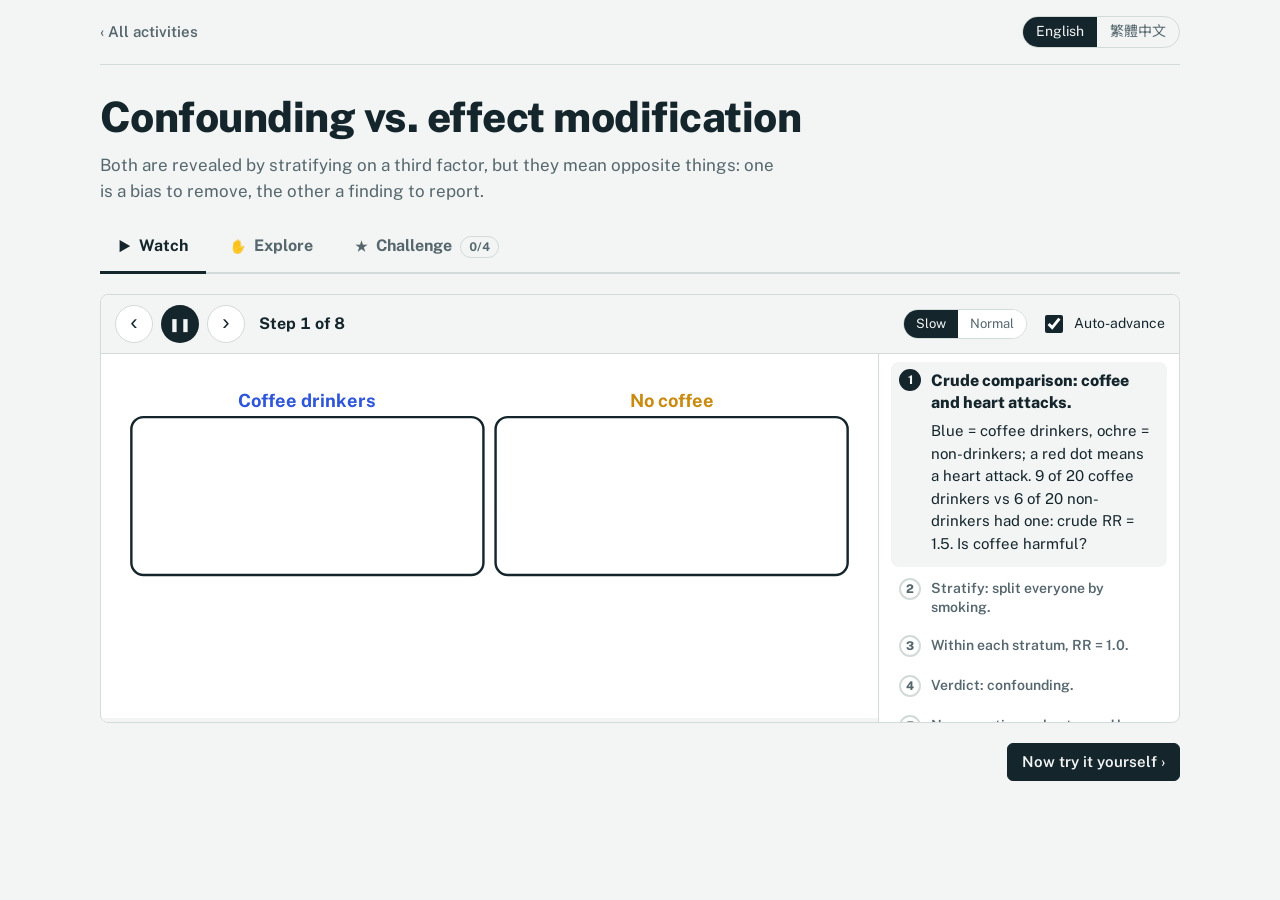
<file: effect-modification.html>
<!doctype html>
<html lang="en">
<head>
<meta charset="utf-8">
<meta name="viewport" content="width=device-width, initial-scale=1, viewport-fit=cover">
<title>Confounding vs. effect modification</title>
<link rel="preconnect" href="https://fonts.googleapis.com">
<link rel="preconnect" href="https://fonts.gstatic.com" crossorigin>
<link href="https://fonts.googleapis.com/css2?family=Public+Sans:wght@400;600;700;800&family=Noto+Sans+TC:wght@400;500;700&display=swap" rel="stylesheet">
<link rel="stylesheet" href="assets/epi.css">
<style>
  svg { width: 100%; height: auto; display: block; }
  .tick { fill: var(--muted); font-size: 13px; }
  .q { display: grid; grid-template-columns: 1fr auto; gap: 6px 14px; align-items: center; padding: 10px 0; border-bottom: 1px solid var(--rule); }
  .q .ask { font-weight: 600; }
  .q .ask small { display: block; font-weight: 400; color: var(--muted); font-size: 13px; }
  .q .ans { font-weight: 800; font-size: 18px; padding: 3px 12px; border-radius: 999px; background: var(--paper); }
  .q .ans.yes { background: var(--ink); color: var(--paper); }
  .dx { margin-top: 14px; font-size: 22px; font-weight: 800; }
  .dx small { display: block; font-size: 14px; font-weight: 400; color: var(--muted); margin-top: 4px; }
  .rb { display: grid; grid-template-columns: 110px 1fr 52px; gap: 8px; align-items: center; font-size: 13px; margin: 4px 0; }
  .rb .track { height: 14px; background: var(--paper); border-radius: 4px; overflow: hidden; }
  .rb .fill { height: 100%; transition: width .2s; }
  .gcard { border: 1px solid var(--rule); border-radius: 8px; padding: 14px; background: var(--paper); }
  .gcard table { border-collapse: collapse; font-variant-numeric: tabular-nums; }
  .gcard td { padding: 4px 14px 4px 0; font-size: 16px; }
  .gcard td.v { font-weight: 800; font-size: 20px; }
  .opts { display: grid; grid-template-columns: repeat(auto-fit, minmax(170px, 1fr)); gap: 8px; margin: 12px 0; }
  .opt { font: inherit; font-weight: 600; padding: 10px; border: 1px solid var(--rule); border-radius: 6px; background: var(--surface); color: var(--ink); cursor: pointer; }
  .opt.right { border: 2px solid var(--good); } .opt.wrong { border: 2px solid var(--bad); }
</style>
</head>
<body>
<div class="wrap">
  <header class="topbar">
    <a class="back" href="index.html" data-i18n="back">All activities</a>
    <div class="lang-toggle" role="group" aria-label="Language / 語言"><button data-lang="en" lang="en">English</button><button data-lang="zh" lang="zh-Hant">繁體中文</button></div>
  </header>

  <h1 data-i18n="title">Confounding vs. effect modification</h1>
  <p class="lede" data-i18n="lede">Both are revealed by stratifying on a third factor, but they mean opposite things: one is a bias to remove, the other a finding to report.</p>

  <section class="panel loop-panel" id="loop" aria-label="Animated step-by-step explainer" data-i18n-aria="loopAria"></section>

  <section class="panel missions" id="missions" style="margin-bottom:20px"></section>

  <div class="cols-2-1">
    <section class="panel">
      <h2 data-i18n="forH">Stratum-specific, crude and adjusted RR</h2>
      <svg id="forest" viewBox="0 0 640 250" role="img" aria-labelledby="forDesc"><desc id="forDesc" data-i18n="forDesc">Forest plot of risk ratios on a log scale.</desc></svg>
      <div class="cols" style="margin-top:10px">
        <div>
          <h3 data-i18n="riskH">Risk of disease</h3>
          <div id="risks"></div>
        </div>
        <div>
          <h3 data-i18n="dagH">What is going on</h3>
          <svg id="dag" viewBox="0 0 300 150" role="img" aria-label="Causal diagram" style="max-width:320px"></svg>
        </div>
      </div>
    </section>

    <aside class="stack">
      <section class="panel">
        <h2 data-i18n="setH">Build a scenario</h2>
        <p class="small" data-i18n="setP">Exposure E, disease D, third factor: smoking.</p>
        <div class="field"><label for="rr0"><span data-i18n="rr0L">RR in non-smokers</span><output id="rr0O"></output></label><input type="range" id="rr0" min="0" max="100" step="1"></div>
        <div class="field"><label for="rr1"><span data-i18n="rr1L">RR in smokers</span><output id="rr1O"></output></label><input type="range" id="rr1" min="0" max="100" step="1"></div>
        <div class="field"><label for="link"><span data-i18n="linkL">Smoking ↔ exposure link</span><output id="linkO"></output></label><input type="range" id="link" min="-100" max="100" step="1"></div>
        <div class="field"><label for="base"><span data-i18n="baseL">Smoking raises disease risk ×</span><output id="baseO"></output></label><input type="range" id="base" min="1" max="8" step="0.1"></div>
        <div class="btn-row" id="presets"></div>
      </section>
      <section class="panel">
        <h2 data-i18n="diagH">Diagnosis</h2>
        <div class="q"><div class="ask"><span data-i18n="q1">Do the stratum RRs differ from each other?</span><small data-i18n="q1s">rule of thumb here: by 1.5-fold or more</small></div><span class="ans" id="a1"></span></div>
        <div class="q"><div class="ask"><span data-i18n="q2">Does the crude RR differ from the adjusted RR?</span><small data-i18n="q2s">rule of thumb: by 10% or more</small></div><span class="ans" id="a2"></span></div>
        <div class="dx" id="dx" aria-live="polite"></div>
      </section>
    </aside>
  </div>

  <section class="panel game" data-challenge style="margin-top:20px">
    <h2 data-i18n="gameH">Diagnose the study</h2>
    <p class="small" data-i18n="gameP">Each card shows results from a stratified analysis. Is it confounding, effect modification, both, or neither?</p>
    <div id="game"></div>
  </section>

  <section class="notice">
    <h2 data-i18n="notice">What to notice</h2>
    <ul>
      <li data-i18n="n1">Confounding needs the third factor to be linked to BOTH the exposure and the outcome. Set the smoking–exposure link to 0, or the risk multiplier to 1, and the crude RR equals the adjusted RR.</li>
      <li data-i18n="n2">Effect modification is about the stratum-specific RRs differing from each other. It does not need any link between smoking and the exposure, and randomization does not remove it.</li>
      <li data-i18n="n3">When effect modification is present, a single adjusted (pooled) RR averages over strata whose effects truly differ, so report the stratum-specific RRs.</li>
      <li data-i18n="n4">Effect modification depends on the scale: effects that differ on the ratio scale (RR) may not differ on the difference scale (risk difference).</li>
    </ul>
  </section>
</div>

<script src="assets/epi.js"></script>
<script src="assets/loops.js"></script>
<script>
const I18N = {
  en: {
    pageTitle: "Confounding vs. effect modification", title: "Confounding vs. effect modification",
    lede: "Both are revealed by stratifying on a third factor, but they mean opposite things: one is a bias to remove, the other a finding to report.",
    forH: "Stratum-specific, crude and adjusted RR", forDesc: "Forest plot of risk ratios on a log scale.",
    riskH: "Risk of disease", dagH: "What is going on",
    setH: "Build a scenario", setP: "Exposure E, disease D, third factor: smoking.",
    rr0L: "RR in non-smokers", rr1L: "RR in smokers", linkL: "Smoking ↔ exposure link", baseL: "Smoking raises disease risk ×",
    pNeither: "Neither", pConf: "Pure confounding", pEM: "Pure effect modification", pBoth: "Both",
    diagH: "Diagnosis", q1: "Do the stratum RRs differ from each other?", q1s: "rule of thumb here: by 1.5-fold or more",
    q2: "Does the crude RR differ from the adjusted RR?", q2s: "rule of thumb: by 10% or more",
    yes: "Yes", no: "No",
    dNeither: "Neither", dNeitherS: "One effect, no distortion: the crude RR is fine.",
    dConf: "Confounding", dConfS: "Report the adjusted RR; the crude RR is biased.",
    dEM: "Effect modification", dEMS: "Report the stratum-specific RRs; a single summary would hide the difference.",
    dBoth: "Effect modification and confounding", dBothS: "Report stratum-specific RRs; the crude RR is also distorted.",
    rNon: "Non-smokers", rSmk: "Smokers", rCrude: "Crude", rAdj: "Adjusted (MH)",
    unexp: "unexposed", exp: "exposed",
    gE: "E", gD: "D", gZ: "Smoking", gMod: "modifies",
    gameH: "Diagnose the study", gameP: "Each card shows results from a stratified analysis. Is it confounding, effect modification, both, or neither?",
    gCrude: "Crude RR", gS0: "RR in non-smokers", gS1: "RR in smokers", gAdj: "Adjusted RR (Mantel–Haenszel)",
    oConf: "Confounding", oEM: "Effect modification", oBoth: "Both", oNeither: "Neither", gNext: "Next study",
    gRight: "Correct!", gWrong: "Not quite: this is {a}.",
    gWhy: "Stratum RRs {s0} and {s1} {em}. Crude {c} vs adjusted {ad}: {cf}.",
    gEmY: "differ from each other", gEmN: "are similar", gCfY: "they differ, so confounding", gCfN: "about the same, so no confounding",
    gStreak: "Streak: {s} · correct {c} of {n}",
    n1: "Confounding needs the third factor to be linked to BOTH the exposure and the outcome. Set the smoking–exposure link to 0, or the risk multiplier to 1, and the crude RR equals the adjusted RR.",
    n2: "Effect modification is about the stratum-specific RRs differing from each other. It does not need any link between smoking and the exposure, and randomization does not remove it.",
    n3: "When effect modification is present, a single adjusted (pooled) RR averages over strata whose effects truly differ, so report the stratum-specific RRs.",
    n4: "Effect modification depends on the scale: effects that differ on the ratio scale (RR) may not differ on the difference scale (risk difference)."
  },
  zh: {
    pageTitle: "干擾與效應修飾", title: "干擾與效應修飾",
    lede: "兩者都要依第三因子分層才能看出來，但意義相反：一個是需要去除的偏差，另一個是需要報告的發現。",
    forH: "各層、粗與調整後的 RR", forDesc: "以對數尺度呈現風險比的森林圖。",
    riskH: "疾病風險", dagH: "發生了什麼事",
    setH: "建立情境", setP: "曝露 E、疾病 D，第三因子：抽菸。",
    rr0L: "不抽菸者的 RR", rr1L: "抽菸者的 RR", linkL: "抽菸與曝露的關聯", baseL: "抽菸使疾病風險增加 ×",
    pNeither: "皆非", pConf: "單純干擾", pEM: "單純效應修飾", pBoth: "兩者皆有",
    diagH: "診斷", q1: "各層的 RR 彼此不同嗎？", q1s: "此處的經驗法則：相差 1.5 倍以上",
    q2: "粗 RR 與調整後 RR 不同嗎？", q2s: "經驗法則：相差 10% 以上",
    yes: "是", no: "否",
    dNeither: "皆非", dNeitherS: "只有一個效果，也沒有扭曲：粗 RR 可以使用。",
    dConf: "干擾", dConfS: "報告調整後的 RR；粗 RR 有偏差。",
    dEM: "效應修飾", dEMS: "報告各層各自的 RR；單一摘要值會掩蓋差異。",
    dBoth: "效應修飾與干擾", dBothS: "報告各層各自的 RR；粗 RR 也受到扭曲。",
    rNon: "不抽菸者", rSmk: "抽菸者", rCrude: "粗", rAdj: "調整後（MH）",
    unexp: "未曝露", exp: "曝露",
    gE: "E", gD: "D", gZ: "抽菸", gMod: "修飾",
    gameH: "診斷這項研究", gameP: "每張卡片呈現一項分層分析的結果。這是干擾、效應修飾、兩者皆有，還是皆非？",
    gCrude: "粗 RR", gS0: "不抽菸者的 RR", gS1: "抽菸者的 RR", gAdj: "調整後 RR（Mantel–Haenszel）",
    oConf: "干擾", oEM: "效應修飾", oBoth: "兩者皆有", oNeither: "皆非", gNext: "下一項研究",
    gRight: "正確！", gWrong: "不太對：這是{a}。",
    gWhy: "各層 RR {s0} 與 {s1} {em}。粗 RR {c} 對調整後 {ad}：{cf}。",
    gEmY: "彼此不同", gEmN: "相近", gCfY: "兩者不同，因此有干擾", gCfN: "大致相同，因此沒有干擾",
    gStreak: "連勝：{s}・答對 {c}／{n}",
    n1: "干擾需要第三因子同時與曝露及結果有關。把抽菸與曝露的關聯設為 0，或把風險倍數設為 1，粗 RR 就會等於調整後 RR。",
    n2: "效應修飾指的是各層 RR 彼此不同。它不需要抽菸與曝露有任何關聯，隨機分派也不會消除它。",
    n3: "有效應修飾時，單一的調整後（合併）RR 是把效果真的不同的各層平均起來，因此應報告各層各自的 RR。",
    n4: "效應修飾取決於尺度：在比值尺度（RR）上不同的效果，在差值尺度（風險差）上不一定不同。"
  }
};

// ---------- model ----------
const sToRR = v => 0.5 * Math.pow(16, v / 100), rrToS = r => Math.round(100 * Math.log(r / 0.5) / Math.log(16));
const S = { rr0: 1, rr1: 3, link: 0.6, base: 3 };
function model(p) {
  const N = 5000, b0 = 0.04, b1 = Math.min(0.9, 0.04 * p.base);
  const pe0 = 0.5 - 0.45 * p.link, pe1 = 0.5 + 0.45 * p.link;
  const st = [[pe0, b0, p.rr0], [pe1, b1, p.rr1]].map(([pe, b, rr]) => {
    const n1 = N * pe, n0 = N - n1, r1 = Math.min(1, b * rr), r0 = b;
    return { n1, n0, a: n1 * r1, c: n0 * r0, r1, r0, T: N };
  });
  const A = st[0].a + st[1].a, C = st[0].c + st[1].c, N1 = st[0].n1 + st[1].n1, N0 = st[0].n0 + st[1].n0;
  const crude = (A / N1) / (C / N0);
  const mh = st.reduce((s, x) => s + x.a * x.n0 / x.T, 0) / st.reduce((s, x) => s + x.c * x.n1 / x.T, 0);
  const s0 = st[0].r1 / st[0].r0, s1 = st[1].r1 / st[1].r0;
  const em = Math.max(s0, s1) / Math.min(s0, s1) >= 1.5, cf = Math.abs(crude / mh - 1) >= 0.10;
  return { st, crude, mh, s0, s1, em, cf };
}

// ---------- forest plot ----------
const fsvg = document.getElementById("forest"), NS = "http://www.w3.org/2000/svg";
function mk(tag, a, p) { const e = document.createElementNS(NS, tag); for (const k in a) e.setAttribute(k, a[k]); (p || fsvg).appendChild(e); return e; }
const X0 = 170, X1 = 620, LO = 0.25, HI = 16;
const fx = v => X0 + (Math.log(Math.min(HI, Math.max(LO, v)) / LO) / Math.log(HI / LO)) * (X1 - X0);
const gF = mk("g", {});
function drawForest(m) {
  gF.innerHTML = "";
  const rows = [["rNon", m.s0, "var(--ink)", "c"], ["rSmk", m.s1, "var(--ink)", "o"], ["rCrude", m.crude, "var(--bad)", "d"], ["rAdj", m.mh, "var(--a)", "s"]];
  mk("rect", { x: X0, y: 14, width: X1 - X0, height: 88, fill: m.em ? "color-mix(in srgb, var(--a) 10%, transparent)" : "none", rx: 6 }, gF);
  [0.25, 0.5, 1, 2, 4, 8, 16].forEach(v => {
    mk("line", { x1: fx(v), x2: fx(v), y1: 10, y2: 210, stroke: v === 1 ? "var(--ink)" : "var(--rule)", "stroke-dasharray": v === 1 ? "4 4" : "" }, gF);
    mk("text", { x: fx(v), y: 230, "text-anchor": "middle", class: "tick" }, gF).textContent = v;
  });
  mk("text", { x: (X0 + X1) / 2, y: 248, "text-anchor": "middle", class: "tick" }, gF).textContent = "RR (log)";
  rows.forEach(([k, v, col, shape], i) => {
    const y = 36 + i * 48 + (i >= 2 ? 12 : 0);
    mk("text", { x: X0 - 12, y: y + 5, "text-anchor": "end", "font-size": 15, "font-weight": 700, fill: col }, gF).textContent = Epi.t(k);
    const x = fx(v);
    if (shape === "c") mk("circle", { cx: x, cy: y, r: 9, fill: col }, gF);
    else if (shape === "o") mk("circle", { cx: x, cy: y, r: 8, fill: "var(--surface)", stroke: col, "stroke-width": 3 }, gF);
    else if (shape === "d") mk("rect", { x: x - 8, y: y - 8, width: 16, height: 16, fill: col, transform: `rotate(45 ${x} ${y})` }, gF);
    else mk("rect", { x: x - 9, y: y - 9, width: 18, height: 18, rx: 3, fill: col }, gF);
    mk("text", { x: x + (x > 560 ? -16 : 16), y: y + 5, "text-anchor": x > 560 ? "end" : "start", "font-size": 14, "font-weight": 800, fill: col, class: "halo" }, gF).textContent = v.toFixed(2);
  });
  if (m.cf) {
    const yc = 36 + 2 * 48 + 12, ya = 36 + 3 * 48 + 12;
    mk("line", { x1: fx(m.crude), x2: fx(m.mh), y1: (yc + ya) / 2, y2: (yc + ya) / 2, stroke: "var(--bad)", "stroke-width": 2, "stroke-dasharray": "3 3" }, gF);
  }
}

// ---------- DAG ----------
const dsvg = document.getElementById("dag");
function dk(tag, a, p) { const e = document.createElementNS(NS, tag); for (const k in a) e.setAttribute(k, a[k]); (p || dsvg).appendChild(e); return e; }
function drawDag(m) {
  dsvg.innerHTML = "";
  const defs = dk("defs", {}); const mm = dk("marker", { id: "emk", viewBox: "0 0 10 10", refX: 9, refY: 5, markerWidth: 6, markerHeight: 6, orient: "auto" }, defs); dk("path", { d: "M0,0 L10,5 L0,10 z", fill: "context-stroke" }, mm);
  const nodeAt = (x, y, txt, col) => { dk("rect", { x: x - 34, y: y - 14, width: 68, height: 28, rx: 14, fill: "var(--surface)", stroke: col, "stroke-width": 2 }); const tt = dk("text", { x, y: y + 5, "text-anchor": "middle", "font-size": 13, "font-weight": 700, fill: col }); tt.textContent = txt; };
  const line = (x1, y1, x2, y2, w, col, op, dash) => dk("line", { x1, y1, x2, y2, stroke: col, "stroke-width": w, opacity: op, "marker-end": "url(#emk)", "stroke-dasharray": dash || "" });
  const lk = Math.abs(S.link), bz = (S.base - 1) / 7, rrAvg = Math.sqrt(S.rr0 * S.rr1);
  line(128, 40, 70, 106, 1 + 5 * lk, "var(--bad)", lk < 0.02 ? 0.12 : 1);
  line(172, 40, 230, 106, 1 + 5 * bz, "var(--bad)", bz < 0.01 ? 0.12 : 1);
  const effW = 1 + 3 * Math.min(1, Math.abs(Math.log(rrAvg)) / Math.log(4));
  line(106, 120, 194, 120, effW, "var(--ink)", Math.abs(Math.log(rrAvg)) < 0.02 && !m.em ? 0.25 : 1, Math.abs(Math.log(rrAvg)) < 0.02 && !m.em ? "5 4" : "");
  if (m.em) { line(150, 40, 150, 112, 2.5, "var(--a)", 1); const t = dk("text", { x: 156, y: 82, "font-size": 11, "font-weight": 700, fill: "var(--a)" }); t.textContent = Epi.t("gMod"); }
  nodeAt(150, 26, Epi.t("gZ"), "var(--bad)"); nodeAt(70, 120, Epi.t("gE"), "var(--ink)"); nodeAt(230, 120, Epi.t("gD"), "var(--ink)");
}

// ---------- page update ----------
let lastM = null;
function update() {
  document.getElementById("rr0").value = rrToS(S.rr0); document.getElementById("rr1").value = rrToS(S.rr1);
  document.getElementById("link").value = Math.round(S.link * 100); document.getElementById("base").value = S.base;
  document.getElementById("rr0O").textContent = S.rr0.toFixed(2); document.getElementById("rr1O").textContent = S.rr1.toFixed(2);
  document.getElementById("linkO").textContent = (S.link > 0 ? "+" : "") + Math.round(S.link * 100) + "%";
  document.getElementById("baseO").textContent = "×" + (+S.base).toFixed(1);
  const m = model(S); lastM = m;
  drawForest(m); drawDag(m);
  const bar = (lab, v, col) => `<div class="rb"><span>${lab}</span><div class="track"><div class="fill" style="width:${Math.min(100, v * 100 / 0.6)}%;background:${col}"></div></div><span class="num">${(v * 100).toFixed(1)}%</span></div>`;
  document.getElementById("risks").innerHTML =
    `<div class="small" style="font-weight:700;margin-top:4px">${Epi.t("rNon")}</div>` + bar(Epi.t("unexp"), m.st[0].r0, "var(--b)") + bar(Epi.t("exp"), m.st[0].r1, "var(--a)") +
    `<div class="small" style="font-weight:700;margin-top:8px">${Epi.t("rSmk")}</div>` + bar(Epi.t("unexp"), m.st[1].r0, "var(--b)") + bar(Epi.t("exp"), m.st[1].r1, "var(--a)");
  const a1 = document.getElementById("a1"), a2 = document.getElementById("a2");
  a1.textContent = Epi.t(m.em ? "yes" : "no"); a1.className = "ans" + (m.em ? " yes" : "");
  a2.textContent = Epi.t(m.cf ? "yes" : "no"); a2.className = "ans" + (m.cf ? " yes" : "");
  const k = m.em && m.cf ? "dBoth" : m.em ? "dEM" : m.cf ? "dConf" : "dNeither";
  const dx = document.getElementById("dx");
  dx.innerHTML = `${Epi.t(k)}<small>${Epi.t(k + "S")}</small>`;
  dx.style.color = m.em ? "var(--a)" : m.cf ? "var(--bad)" : "var(--ink)";
  Epi.check();
}
const PRE = { pNeither: [2, 2, 0, 3], pConf: [1, 1, 0.8, 5], pEM: [1, 4, 0, 3], pBoth: [1, 4, 0.6, 3] };
function renderPresets() {
  const box = document.getElementById("presets");
  box.innerHTML = Object.keys(PRE).map(k => `<button class="btn ghost" data-k="${k}">${Epi.t(k)}</button>`).join("");
  box.querySelectorAll("button").forEach(b => b.onclick = () => { [S.rr0, S.rr1, S.link, S.base] = PRE[b.dataset.k]; update(); });
}
document.getElementById("rr0").addEventListener("input", e => { S.rr0 = sToRR(+e.target.value); update(); });
document.getElementById("rr1").addEventListener("input", e => { S.rr1 = sToRR(+e.target.value); update(); });
document.getElementById("link").addEventListener("input", e => { S.link = +e.target.value / 100; update(); });
document.getElementById("base").addEventListener("input", e => { S.base = +e.target.value; update(); });

// ---------- diagnosis game ----------
const G = { streak: 0, best: 0, correct: 0, n: 0, cur: null, picked: null };
const KEYS = ["conf", "em", "both", "neither"];
function classify(m) { return m.em && m.cf ? "both" : m.em ? "em" : m.cf ? "conf" : "neither"; }
function newCase() {
  const want = KEYS[Math.floor(Math.random() * 4)];
  for (let tries = 0; tries < 4000; tries++) {
    const p = { rr0: +(0.6 + Math.random() * 4).toFixed(2), rr1: 0, link: (Math.random() * 2 - 1) * 0.9, base: 1 + Math.random() * 6 };
    p.rr1 = Math.random() < 0.5 ? p.rr0 * (0.9 + Math.random() * 0.2) : +(0.6 + Math.random() * 5).toFixed(2);
    const m = model(p);
    const ratio = Math.max(m.s0, m.s1) / Math.min(m.s0, m.s1), chg = Math.abs(m.crude / m.mh - 1);
    if ((ratio > 1.2 && ratio < 1.8) || (chg > 0.05 && chg < 0.18)) continue;   // avoid borderline cases
    if (classify(m) === want) return { p, m, ans: want };
  }
  return newCase();
}
function renderGame() {
  if (!G.cur) G.cur = newCase();
  const m = G.cur.m, f = v => v.toFixed(2);
  const lbl = { conf: "oConf", em: "oEM", both: "oBoth", neither: "oNeither" };
  let fb = "";
  if (G.picked) {
    const ok = G.picked === G.cur.ans;
    fb = `<p class="${ok ? "good" : "bad"}" style="font-weight:800;font-size:18px;margin:6px 0 2px">${ok ? Epi.t("gRight") : Epi.t("gWrong", { a: Epi.t(lbl[G.cur.ans]) })}</p>
      <p class="small">${Epi.t("gWhy", { s0: f(m.s0), s1: f(m.s1), em: Epi.t(m.em ? "gEmY" : "gEmN"), c: f(m.crude), ad: f(m.mh), cf: Epi.t(m.cf ? "gCfY" : "gCfN") })}</p>`;
  }
  document.getElementById("game").innerHTML = `<div class="gcard"><table>
      <tr><td>${Epi.t("gS0")}</td><td class="v">${f(m.s0)}</td></tr>
      <tr><td>${Epi.t("gS1")}</td><td class="v">${f(m.s1)}</td></tr>
      <tr><td>${Epi.t("gCrude")}</td><td class="v bad">${f(m.crude)}</td></tr>
      <tr><td>${Epi.t("gAdj")}</td><td class="v a">${f(m.mh)}</td></tr></table></div>
    <div class="opts">${KEYS.map(k => `<button class="opt ${G.picked ? (k === G.cur.ans ? "right" : k === G.picked ? "wrong" : "") : ""}" data-k="${k}" ${G.picked ? "disabled" : ""}>${Epi.t(lbl[k])}</button>`).join("")}</div>
    ${fb}
    <div class="btn-row" style="align-items:center">${G.picked ? `<button class="btn" id="gNext">${Epi.t("gNext")}</button>` : ""}<span class="small">${Epi.t("gStreak", { s: G.streak, c: G.correct, n: G.n })}</span></div>`;
  document.querySelectorAll("#game .opt").forEach(b => b.onclick = () => {
    G.picked = b.dataset.k; G.n++;
    if (G.picked === G.cur.ans) { G.correct++; G.streak++; G.best = Math.max(G.best, G.streak); const r = b.getBoundingClientRect(); Epi.confetti(r.left + r.width / 2, r.top); }
    else G.streak = 0;
    renderGame(); Epi.check();
    const nx = document.getElementById("gNext"); if (nx) nx.focus();
  });
  const nx = document.getElementById("gNext");
  if (nx) nx.onclick = () => { G.cur = newCase(); G.picked = null; renderGame(); const o = document.querySelector("#game .opt"); if (o) o.focus(); };
}

Epi.missions("effect-modification", document.getElementById("missions"), [
  { id: "conf", en: "Pure confounding: make both stratum RRs 1.0, yet a crude RR of at least 2.", zh: "單純干擾：讓兩層 RR 都是 1.0，但粗 RR 至少為 2。", test: () => lastM && Math.abs(lastM.s0 - 1) < 0.06 && Math.abs(lastM.s1 - 1) < 0.06 && lastM.crude >= 2 },
  { id: "em", en: "Pure effect modification: stratum RRs at least 3-fold apart, with the crude RR within 5% of the adjusted RR.", zh: "單純效應修飾：兩層 RR 相差至少 3 倍，且粗 RR 與調整後 RR 相差在 5% 以內。", test: () => lastM && Math.max(lastM.s0, lastM.s1) / Math.min(lastM.s0, lastM.s1) >= 3 && Math.abs(lastM.crude / lastM.mh - 1) < 0.05 },
  { id: "simpson", en: "Simpson's paradox: both strata show harm (RR above 1), but the crude RR is below 1.", zh: "辛普森悖論：兩層都顯示有害（RR 大於 1），但粗 RR 小於 1。", test: () => lastM && lastM.s0 > 1.05 && lastM.s1 > 1.05 && lastM.crude < 0.95 },
  { id: "game", en: "Diagnose 4 studies correctly in a row.", zh: "連續正確診斷 4 項研究。", test: () => G.best >= 4 }
]);
Epi.loopAnim(document.getElementById("loop"), EpiLoops["effect-modification"]);
Epi.init(I18N, () => { renderPresets(); update(); renderGame(); });
</script>
</body>
</html>
</file>
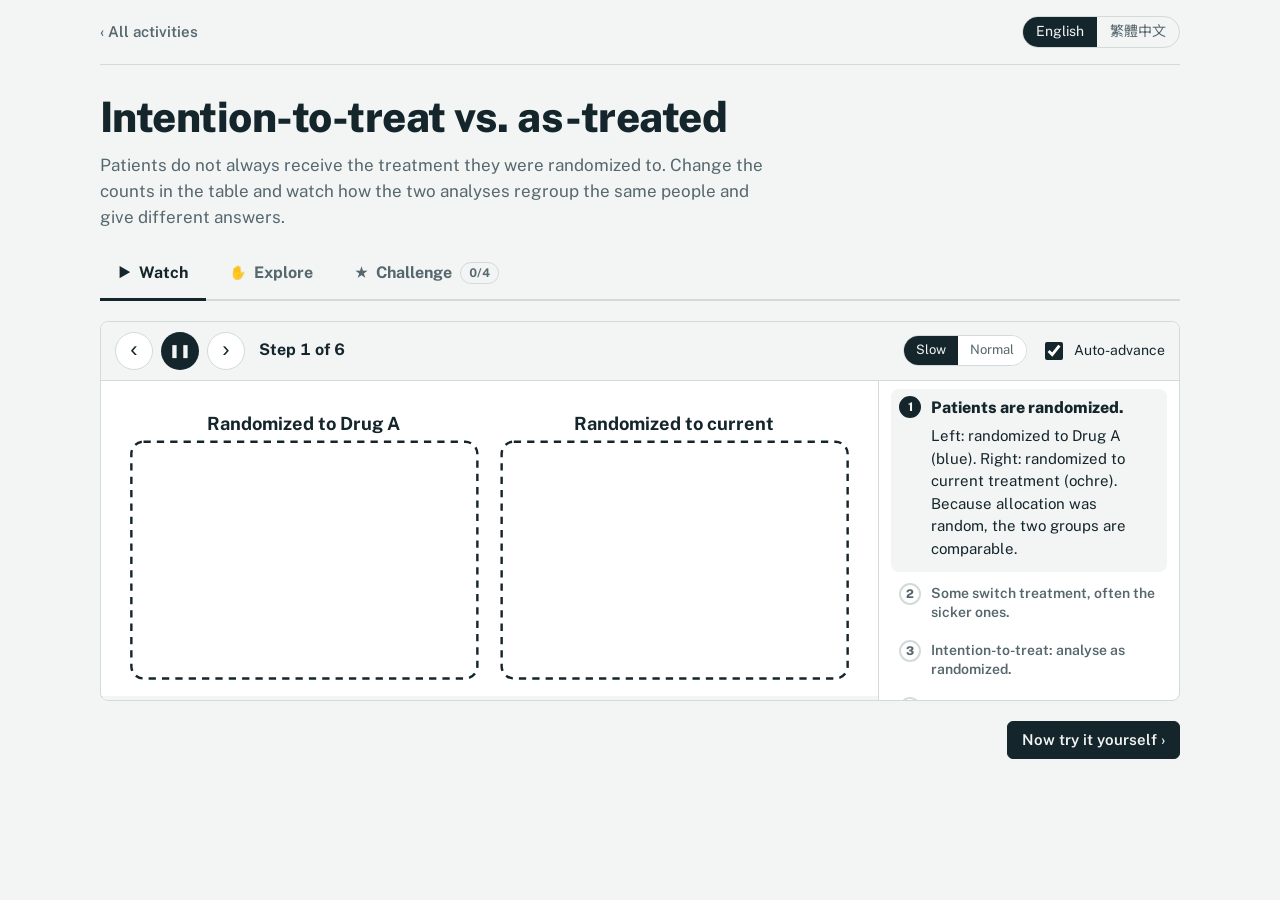
<file: itt.html>
<!doctype html>
<html lang="en">
<head>
<meta charset="utf-8">
<meta name="viewport" content="width=device-width, initial-scale=1, viewport-fit=cover">
<title>Intention-to-treat vs. as-treated</title>
<link rel="preconnect" href="https://fonts.googleapis.com">
<link rel="preconnect" href="https://fonts.gstatic.com" crossorigin>
<link href="https://fonts.googleapis.com/css2?family=Public+Sans:wght@400;600;700;800&family=Noto+Sans+TC:wght@400;500;700&display=swap" rel="stylesheet">
<link rel="stylesheet" href="assets/epi.css">
<style>
  .grpbox { border: 1px solid var(--rule); border-radius: 8px; padding: 12px; }
  .grpbox h3 { display: flex; justify-content: space-between; gap: 8px; }
  .grpbox h3 .small { white-space: nowrap; }
  .dots { display: flex; flex-wrap: wrap; gap: 3px; }
  .dot { width: 11px; height: 11px; border-radius: 2px; position: relative; }
  .dot.A { background: var(--a); }
  .dot.C { background: var(--b); }
  .dot { will-change: transform; }
  .dot.d::after { content: ""; position: absolute; inset: 2.5px; border-radius: 50%; background: var(--surface); }
  .sub { margin-top: 8px; }
  .sub .cap { font-size: 12px; color: var(--muted); margin-bottom: 3px; }
  .view-toggle { display: inline-flex; border: 1px solid var(--rule); border-radius: 8px; overflow: hidden; margin-bottom: 14px; }
  .view-toggle button { font: inherit; font-size: 15px; font-weight: 600; border: 0; padding: 8px 14px; background: transparent; color: var(--muted); cursor: pointer; }
  .view-toggle button[aria-pressed="true"] { background: var(--ink); color: var(--paper); }
  .groups { display: grid; grid-template-columns: 1fr 1fr; gap: 14px; }
  @media (max-width: 560px) { .groups { grid-template-columns: 1fr; } }
  .rr-cards { display: grid; grid-template-columns: 1fr 1fr; gap: 14px; }
  .rr { border-top: 4px solid var(--ink); padding-top: 10px; }
  .rr .lab { font-weight: 700; }
  .rr .zh { font-size: 13px; color: var(--muted); }
  table.cells td.rg { font-weight: 700; text-align: left; vertical-align: top; }
  table.cells td { text-align: center; }
  table.cells th { text-align: center; }
  .tag { display: inline-block; font-size: 13px; font-weight: 700; padding: 1px 8px; border-radius: 999px; }
  .tag.A { background: var(--a-soft); color: var(--a); }
  .tag.C { background: var(--b-soft); color: var(--b); }
  .verdict { font-weight: 600; margin-top: 12px; }
</style>
</head>
<body>
<div class="wrap">
  <header class="topbar">
    <a class="back" href="index.html" data-i18n="back">All activities</a>
    <div class="lang-toggle" role="group" aria-label="Language / 語言"><button data-lang="en" lang="en">English</button><button data-lang="zh" lang="zh-Hant">繁體中文</button></div>
  </header>

  <h1 data-i18n="title">Intention-to-treat vs. as-treated</h1>
  <p class="lede" data-i18n="lede">Patients do not always receive the treatment they were randomized to. Change the counts in the table and watch how the two analyses regroup the same people and give different answers.</p>

  <section class="panel loop-panel" id="loop" aria-label="Animated step-by-step explainer" data-i18n-aria="loopAria"></section>

  <section class="panel missions" id="missions" style="margin-bottom:20px"></section>

  <div class="cols-2-1">
    <section class="panel">
      <h2 data-i18n="tableH">The trial data</h2>
      <div class="btn-row" id="scen"></div>
      <div class="scroll-x">
        <table class="t cells">
          <thead><tr><th style="text-align:left" data-i18n="randTo">Randomized to</th><th data-i18n="received">Treatment actually received</th><th data-i18n="dYes">Disease X (yes)</th><th data-i18n="dNo">Disease X (no)</th></tr></thead>
          <tbody>
            <tr><td class="rg" rowspan="2" data-i18n="g1">Group 1 (Drug A)</td><td><span class="tag A" data-i18n="drugA">Drug A</span></td><td><input class="scrub" id="c0" type="number" min="0" max="300"></td><td><input class="scrub" id="c1" type="number" min="0" max="300"></td></tr>
            <tr><td><span class="tag C" data-i18n="cur">Current treatment</span></td><td><input class="scrub" id="c2" type="number" min="0" max="300"></td><td><input class="scrub" id="c3" type="number" min="0" max="300"></td></tr>
            <tr><td class="rg" rowspan="2" data-i18n="g2">Group 2 (Current treatment)</td><td><span class="tag A" data-i18n="drugA">Drug A</span></td><td><input class="scrub" id="c4" type="number" min="0" max="300"></td><td><input class="scrub" id="c5" type="number" min="0" max="300"></td></tr>
            <tr><td><span class="tag C" data-i18n="cur">Current treatment</span></td><td><input class="scrub" id="c6" type="number" min="0" max="300"></td><td><input class="scrub" id="c7" type="number" min="0" max="300"></td></tr>
          </tbody>
        </table>
      </div>
      <p class="small" style="margin-top:8px" data-i18n="dragHint">Drag a number left or right, or click to type.</p>

      <h2 style="margin-top:22px" data-i18n="seeH">See who is compared with whom</h2>
      <div class="view-toggle" role="group">
        <button data-view="itt" data-i18n="vItt">Intention-to-treat</button>
        <button data-view="at" data-i18n="vAt">As-treated</button>
      </div>
      <div class="groups" id="groups"></div>
      <div class="legend">
        <span><i class="sw" style="background:var(--a)"></i><span data-i18n="lgA">Received Drug A</span></span>
        <span><i class="sw" style="background:var(--b)"></i><span data-i18n="lgC">Received current treatment</span></span>
        <span><i class="dot A d" style="display:inline-block"></i><span data-i18n="lgD">Developed disease X</span></span>
      </div>
    </section>

    <aside class="panel">
      <h2 data-i18n="resH">Cumulative incidence ratio</h2>
      <p class="small" data-i18n="resP">Reference group: current treatment.</p>
      <div class="rr-cards">
        <div class="rr">
          <div class="lab" data-i18n="vItt">Intention-to-treat</div>
          <div class="big" id="rrItt"></div>
          <div class="formula" id="fItt"></div>
        </div>
        <div class="rr">
          <div class="lab" data-i18n="vAt">As-treated</div>
          <div class="big" id="rrAt"></div>
          <div class="formula" id="fAt"></div>
        </div>
      </div>
      <p class="verdict" id="verdict" aria-live="polite"></p>
      <hr style="border:0;border-top:1px solid var(--rule);margin:16px 0">
      <h3 data-i18n="howH">How each analysis groups patients</h3>
      <p class="small" data-i18n="howItt"><b>Intention-to-treat</b> compares patients by the group they were randomized to, whatever they actually received. It preserves randomization, so the groups stay comparable; the estimate is usually diluted towards 1 (more conservative).</p>
      <p class="small" data-i18n="howAt"><b>As-treated</b> compares patients by the treatment they actually received. People who switch are rarely a random subset, so this breaks randomization and can bring back confounding.</p>
    </aside>
  </div>

  <section class="notice">
    <h2 data-i18n="notice">What to notice</h2>
    <ul>
      <li data-i18n="n1">Load “Frail patients refuse Drug A”. The drug does nothing (intention-to-treat ratio = 1.00), yet the as-treated analysis makes it look protective, because sicker patients crossed over to current treatment.</li>
      <li data-i18n="n2">Set every crossover cell to 0: with full compliance the two analyses agree.</li>
      <li data-i18n="n3">Crossovers move the intention-to-treat estimate towards 1. That is the price of keeping randomization intact.</li>
    </ul>
  </section>
</div>

<script src="assets/epi.js"></script>
<script src="assets/loops.js"></script>
<script>
const SCEN = {
  slide: [3, 63, 2, 32, 1, 22, 5, 47],
  frail: [7, 63, 9, 21, 1, 9, 15, 75],
  none: [5, 95, 0, 0, 0, 0, 6, 69]
};
const I18N = {
  en: {
    pageTitle: "Intention-to-treat vs. as-treated", title: "Intention-to-treat vs. as-treated",
    lede: "Patients do not always receive the treatment they were randomized to. Change the counts in the table and watch how the two analyses regroup the same people and give different answers.",
    tableH: "The trial data", randTo: "Randomized to", received: "Treatment actually received", dYes: "Disease X (yes)", dNo: "Disease X (no)",
    g1: "Group 1 (Drug A)", g2: "Group 2 (Current treatment)", drugA: "Drug A", cur: "Current treatment",
    sSlide: "Office hour example", sFrail: "Frail patients refuse Drug A", sNone: "No crossover",
    seeH: "See who is compared with whom", vItt: "Intention-to-treat", vAt: "As-treated",
    lgA: "Received Drug A", lgC: "Received current treatment", lgD: "Developed disease X",
    boxG1: "Randomized to Drug A", boxG2: "Randomized to current treatment", boxA: "Received Drug A", boxC: "Received current treatment",
    from1: "from Group 1", from2: "from Group 2",
    risk: "risk {r}",
    resH: "Cumulative incidence ratio", resP: "Reference group: current treatment.",
    vSame: "The two analyses agree.", vDiff: "The analyses disagree by {d}. Which comparison keeps the groups comparable?",
    howH: "How each analysis groups patients",
    howItt: "<b>Intention-to-treat</b> compares patients by the group they were randomized to, whatever they actually received. It preserves randomization, so the groups stay comparable; the estimate is usually diluted towards 1 (more conservative).",
    howAt: "<b>As-treated</b> compares patients by the treatment they actually received. People who switch are rarely a random subset, so this breaks and loses the benefits of randomization. A <b>per-protocol</b> analysis that drops non-adherent patients changes who is retained and can introduce <b>selection bias</b>.",
    n1: "Load “Frail patients refuse Drug A”. The drug does nothing (intention-to-treat ratio = 1.00), yet the as-treated analysis makes it look protective, because sicker patients crossed over to current treatment.",
    n2: "Set every crossover cell to 0: with full compliance the two analyses agree.",
    n3: "Crossovers move the intention-to-treat estimate towards 1. That is the price of keeping randomization intact."
  },
  zh: {
    pageTitle: "治療意向分析與依實際治療分析", title: "治療意向分析與依實際治療分析",
    lede: "病人不一定接受被隨機分派到的治療。調整表格中的數字，觀察兩種分析如何把同一群人重新分組，並得到不同的答案。",
    tableH: "試驗資料", randTo: "隨機分派至", received: "實際接受的治療", dYes: "疾病 X（有）", dNo: "疾病 X（無）",
    g1: "第 1 組（藥物 A）", g2: "第 2 組（現行治療）", drugA: "藥物 A", cur: "現行治療",
    sSlide: "課堂範例", sFrail: "體弱病人拒絕藥物 A", sNone: "沒有交叉",
    seeH: "誰和誰比較？", vItt: "治療意向分析", vAt: "依實際治療分析",
    lgA: "接受藥物 A", lgC: "接受現行治療", lgD: "發生疾病 X",
    boxG1: "隨機分派至藥物 A", boxG2: "隨機分派至現行治療", boxA: "實際接受藥物 A", boxC: "實際接受現行治療",
    from1: "來自第 1 組", from2: "來自第 2 組",
    risk: "風險 {r}",
    resH: "累積發生率比", resP: "參考組：現行治療。",
    vSame: "兩種分析結果一致。", vDiff: "兩種分析相差 {d}。哪一種比較能維持兩組的可比較性？",
    howH: "兩種分析如何分組",
    howItt: "<b>治療意向分析（ITT）</b>依病人原本被隨機分派的組別比較，不論實際接受何種治療。它保留了隨機分派，使兩組維持可比較；估計值通常被稀釋而趨向 1（較保守）。",
    howAt: "<b>依實際治療分析（as-treated）</b>依病人實際接受的治療比較。換組的人很少是隨機的一群，因此會破壞並失去隨機分派的好處。<b>依計畫書分析（per-protocol）</b>剔除未遵從的病人，改變了誰被保留，可能造成<b>選樣偏差</b>。",
    n1: "載入「體弱病人拒絕藥物 A」。藥物其實沒有效果（ITT 比值 = 1.00），但因為較虛弱的病人交叉到現行治療，依實際治療分析卻讓藥物看起來具有保護效果。",
    n2: "把所有交叉的格子設為 0：完全遵從時，兩種分析結果一致。",
    n3: "交叉會使 ITT 估計值趨向 1，這是維持隨機分派完整所付出的代價。"
  }
};

const inputs = [...Array(8)].map((_, i) => document.getElementById("c" + i));
let view = "itt", curScen = "slide", lastItt = NaN, lastAt = NaN;
const dotEls = [[], [], [], [], [], [], [], []];   // persistent dots per table cell, so regrouping can animate

function load(v, scen) { v.forEach((x, i) => inputs[i].value = x); curScen = scen || null; update(); }
function vals() { return inputs.map(el => Math.max(0, Number(el.value) || 0)); }

const CELL_KIND = ["A d", "A", "C d", "C", "A d", "A", "C d", "C"];
function syncDots(v) {
  v.forEach((n, i) => {
    const arr = dotEls[i];
    while (arr.length < n) { const e = document.createElement("i"); e.className = "dot " + CELL_KIND[i]; arr.push(e); }
    while (arr.length > n) arr.pop().remove();
  });
}
function box(title, parts, risk) {
  return `<div class="grpbox"><h3><span>${title}</span><span class="num small">${Epi.t("risk", { r: Epi.fmt(risk, 3) })}</span></h3>${parts.map(p => `<div class="sub">${p.cap ? `<div class="cap">${p.cap}</div>` : ""}<div class="dots" aria-hidden="true" data-cells="${p.cells.join(",")}"></div></div>`).join("")}</div>`;
}
let shownView = null;

function update() {
  const [a1d, a1n, c1d, c1n, a2d, a2n, c2d, c2n] = vals();
  const g1 = a1d + a1n + c1d + c1n, g2 = a2d + a2n + c2d + c2n;
  const rItt1 = (a1d + c1d) / g1, rItt2 = (a2d + c2d) / g2;
  const nA = a1d + a1n + a2d + a2n, nC = c1d + c1n + c2d + c2n;
  const rA = (a1d + a2d) / nA, rC = (c1d + c2d) / nC;
  const rrItt = rItt1 / rItt2, rrAt = rA / rC;

  document.getElementById("rrItt").textContent = Epi.fmt(rrItt, 2);
  document.getElementById("rrAt").textContent = Epi.fmt(rrAt, 2);
  document.getElementById("fItt").innerHTML = `(${a1d + c1d}/${g1}) ÷ (${a2d + c2d}/${g2})`;
  document.getElementById("fAt").innerHTML = `(${a1d + a2d}/${nA}) ÷ (${c1d + c2d}/${nC})`;
  const v = document.getElementById("verdict");
  if (isFinite(rrItt) && isFinite(rrAt)) {
    const d = Math.abs(Number(Epi.fmt(rrItt, 2)) - Number(Epi.fmt(rrAt, 2)));
    v.textContent = d < 0.005 ? Epi.t("vSame") : Epi.t("vDiff", { d: d.toFixed(2) });
  } else v.textContent = "";

  const G = document.getElementById("groups");
  syncDots(vals());
  const all = dotEls.flat();
  const lay = () => {
    G.innerHTML = view === "itt"
      ? box(Epi.t("boxG1"), [{ cells: [0, 1, 2, 3] }], rItt1) + box(Epi.t("boxG2"), [{ cells: [4, 5, 6, 7] }], rItt2)
      : box(Epi.t("boxA"), [{ cap: Epi.t("from1"), cells: [0, 1] }, { cap: Epi.t("from2"), cells: [4, 5] }], rA) +
        box(Epi.t("boxC"), [{ cap: Epi.t("from1"), cells: [2, 3] }, { cap: Epi.t("from2"), cells: [6, 7] }], rC);
    G.querySelectorAll(".dots").forEach(c => c.dataset.cells.split(",").forEach(i => dotEls[i].forEach(e => c.appendChild(e))));
  };
  if (shownView && shownView !== view) Epi.flip(all, lay, { duration: 800, stagger: 2 }); else lay();
  shownView = view;
  lastItt = rrItt; lastAt = rrAt;
  Epi.check();
  document.querySelectorAll(".view-toggle button").forEach(b => b.setAttribute("aria-pressed", String(b.dataset.view === view)));
}

function renderScen() {
  const box = document.getElementById("scen");
  box.innerHTML = [["slide", "sSlide"], ["frail", "sFrail"], ["none", "sNone"]]
    .map(([k, l]) => `<button class="btn ghost" data-s="${k}">${Epi.t(l)}</button>`).join("");
  box.querySelectorAll("button").forEach(b => b.onclick = () => load(SCEN[b.dataset.s], b.dataset.s));
}

inputs.forEach(el => Epi.scrub(el, () => { curScen = null; update(); }));
const cross = () => { const v = vals(); return v[2] + v[3] + v[4] + v[5]; };
Epi.missions("itt", document.getElementById("missions"), [
  { id: "frail", en: "Load “Frail patients refuse Drug A” and switch to the as-treated view. Watch the dots regroup.", zh: "載入「體弱病人拒絕藥物 A」並切換到依實際治療分析，看點點重新分組。", test: () => curScen === "frail" && view === "at" },
  { id: "zero", en: "Edit the table so nobody crosses over. Do the analyses agree?", zh: "修改表格讓沒有人交叉，兩種分析是否一致？", test: () => cross() === 0 && curScen === null && isFinite(lastItt) },
  { id: "agree", en: "Puzzle: make the two ratios agree (to 2 decimals) while keeping at least 10 crossovers.", zh: "解謎：保留至少 10 位交叉者，同時讓兩個比值（至小數第 2 位）一致。", test: () => cross() >= 10 && isFinite(lastItt) && lastItt.toFixed(2) === lastAt.toFixed(2) },
  { id: "harm", en: "Puzzle: make as-treated suggest harm (ratio above 1.20) while intention-to-treat shows no effect (0.95 to 1.05).", zh: "解謎：讓依實際治療分析顯示有害（比值大於 1.20），而治療意向分析顯示沒有效果（0.95 至 1.05）。", test: () => lastAt > 1.2 && lastItt >= 0.95 && lastItt <= 1.05 }
]);
document.querySelectorAll(".view-toggle button").forEach(b => b.onclick = () => { view = b.dataset.view; update(); });
load(SCEN.slide, "slide");
Epi.loopAnim(document.getElementById("loop"), EpiLoops["itt"]);
Epi.init(I18N, () => { renderScen(); update(); });
</script>
</body>
</html>
</file>
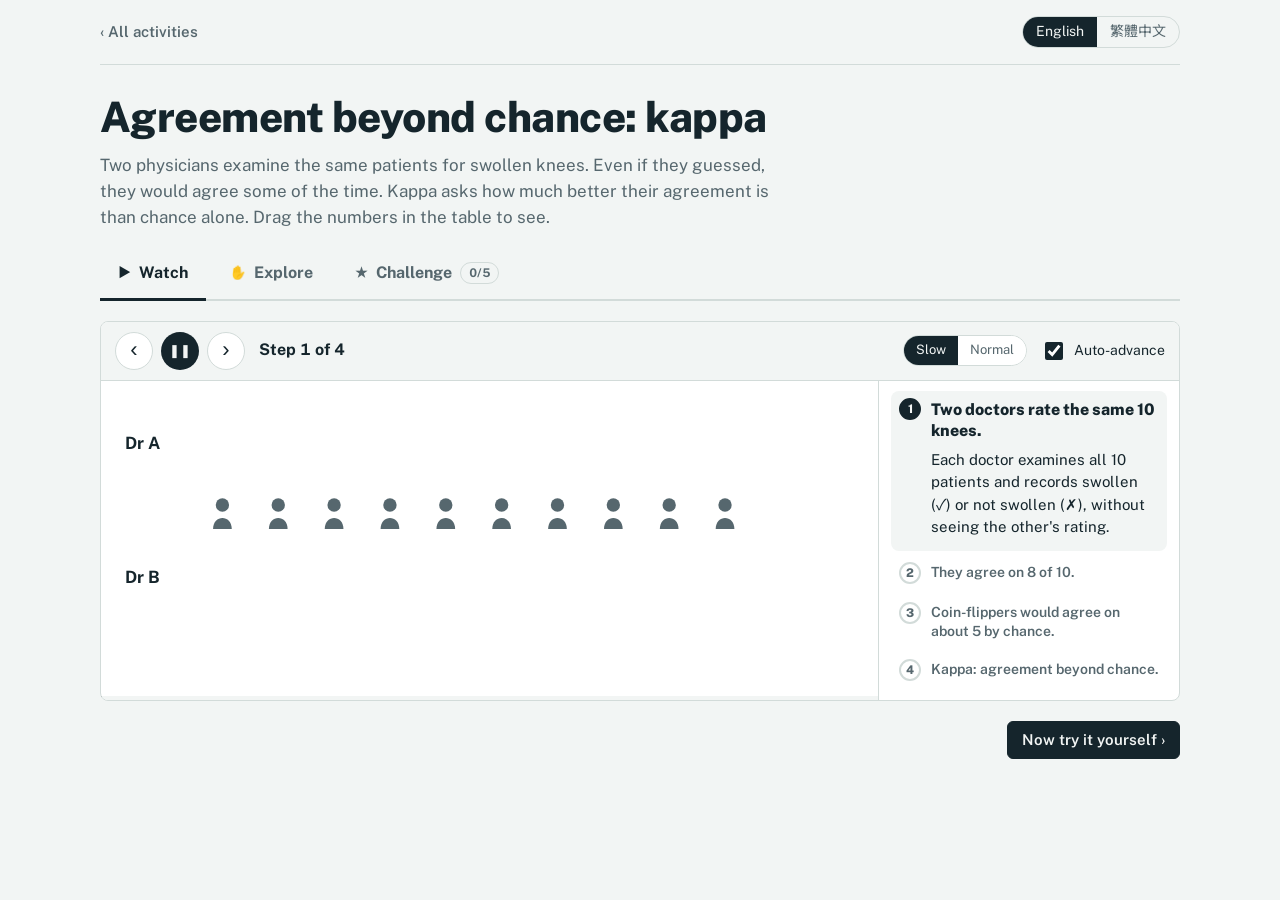
<file: kappa.html>
<!doctype html>
<html lang="en">
<head>
<meta charset="utf-8">
<meta name="viewport" content="width=device-width, initial-scale=1, viewport-fit=cover">
<title>Agreement beyond chance: kappa</title>
<link rel="preconnect" href="https://fonts.googleapis.com">
<link rel="preconnect" href="https://fonts.gstatic.com" crossorigin>
<link href="https://fonts.googleapis.com/css2?family=Public+Sans:wght@400;600;700;800&family=Noto+Sans+TC:wght@400;500;700&display=swap" rel="stylesheet">
<link rel="stylesheet" href="assets/epi.css">
<style>
  .kt { border-collapse: collapse; font-variant-numeric: tabular-nums; }
  .kt th, .kt td { border: 1px solid var(--rule); padding: 10px 12px; text-align: center; }
  .kt th { font-size: 13px; color: var(--muted); font-weight: 600; }
  .kt td.agree { background: var(--a-soft); }
  .kt .exp { display: block; font-size: 12px; color: var(--muted); margin-top: 4px; }
  .kt td.tot { font-weight: 700; }
  .seg-bar { position: relative; height: 46px; display: flex; border-radius: 6px; overflow: hidden; border: 1px solid var(--rule); }
  .seg-bar > div { height: 100%; display: flex; align-items: center; justify-content: center; font-size: 13px; font-weight: 700; white-space: nowrap; overflow: hidden; transition: width .25s; }
  .s-chance { background: var(--rule); color: var(--ink); }
  .s-beyond { background: var(--a); color: #fff; }
  .s-dis { background: repeating-linear-gradient(45deg, var(--surface), var(--surface) 5px, var(--paper) 5px, var(--paper) 10px); color: var(--muted); }
  .scale { position: relative; margin: 34px 0 8px; height: 14px; display: flex; border-radius: 4px; overflow: visible; }
  .scale > span { height: 100%; display: block; }
  .scale .marker { position: absolute; top: -26px; transform: translateX(-50%); font-weight: 800; font-size: 14px; transition: left .25s; }
  .scale .marker::after { content: ""; position: absolute; left: 50%; top: 20px; width: 2px; height: 22px; background: var(--ink); transform: translateX(-50%); }
  .scale-labels { display: grid; grid-template-columns: 40fr 35fr 25fr; font-size: 12px; color: var(--muted); gap: 4px; }
  .scale-labels span:last-child { text-align: right; }
  .tiles { display: flex; flex-wrap: wrap; gap: 4px; margin-top: 10px; }
  .tile { width: 22px; height: 22px; display: flex; border-radius: 4px; overflow: hidden; border: 1px solid var(--rule); }
  .tile i { flex: 1; display: block; }
  .tile i.y { background: var(--a); }
  .tile i.n { background: var(--paper); }
  .tile.dis { border: 2px solid var(--bad); }
  .tile-key { display: flex; gap: 16px; flex-wrap: wrap; font-size: 13px; color: var(--muted); margin-top: 8px; align-items: center; }
  .row-k { display: flex; gap: 30px; flex-wrap: wrap; align-items: flex-end; }
</style>
</head>
<body>
<div class="wrap">
  <header class="topbar">
    <a class="back" href="index.html" data-i18n="back">All activities</a>
    <div class="lang-toggle" role="group" aria-label="Language / 語言"><button data-lang="en" lang="en">English</button><button data-lang="zh" lang="zh-Hant">繁體中文</button></div>
  </header>

  <h1 data-i18n="title">Agreement beyond chance: kappa</h1>
  <p class="lede" data-i18n="lede">Two physicians examine the same patients for swollen knees. Even if they guessed, they would agree some of the time. Kappa asks how much better their agreement is than chance alone. Drag the numbers in the table to see.</p>

  <section class="panel loop-panel" id="loop" aria-label="Animated step-by-step explainer" data-i18n-aria="loopAria"></section>

  <section class="panel missions" id="missions" style="margin-bottom:20px"></section>

  <div class="cols-2-1">
    <section class="panel">
      <h2 data-i18n="tabH">Ratings of the same patients</h2>
      <div class="btn-row" id="presets"></div>
      <div class="scroll-x">
        <table class="kt">
          <thead>
            <tr><th></th><th data-i18n="aYes">Physician A: yes</th><th data-i18n="aNo">Physician A: no</th><th data-i18n="tot">Total</th></tr>
          </thead>
          <tbody>
            <tr><th data-i18n="bYes">Physician B: yes</th>
              <td class="agree"><input class="scrub" id="a" type="number" min="0" max="500"><span class="exp" id="ea"></span></td>
              <td><input class="scrub" id="b" type="number" min="0" max="500"><span class="exp" id="eb"></span></td>
              <td class="tot" id="r1"></td></tr>
            <tr><th data-i18n="bNo">Physician B: no</th>
              <td><input class="scrub" id="c" type="number" min="0" max="500"><span class="exp" id="ec"></span></td>
              <td class="agree"><input class="scrub" id="d" type="number" min="0" max="500"><span class="exp" id="ed"></span></td>
              <td class="tot" id="r2"></td></tr>
            <tr><th data-i18n="tot">Total</th><td class="tot" id="c1"></td><td class="tot" id="c2"></td><td class="tot" id="nn"></td></tr>
          </tbody>
        </table>
      </div>
      <p class="small" style="margin-top:8px"><span data-i18n="dragHint">Drag a number left or right, or click to type.</span> <span data-i18n="expHint">Grey numbers are the counts expected by chance alone: row total × column total ÷ N. Shaded cells are agreements.</span></p>

      <h2 style="margin-top:22px" data-i18n="barH">Where the agreement comes from</h2>
      <div class="seg-bar" id="segbar"><div class="s-chance" id="sChance"></div><div class="s-beyond" id="sBeyond"></div><div class="s-dis" id="sDis"></div></div>
      <div class="legend">
        <span><i class="sw" style="background:var(--rule)"></i><span data-i18n="lgChance">Agreement expected by chance</span></span>
        <span><i class="sw" style="background:var(--a)"></i><span data-i18n="lgBeyond">Agreement beyond chance</span></span>
        <span><i class="sw" style="background:var(--paper);border:1px solid var(--rule)"></i><span data-i18n="lgDis">Disagreement</span></span>
      </div>
      <h2 style="margin-top:22px" data-i18n="tilesH">Patient by patient</h2>
      <p class="small" id="tilesNote"></p>
      <div class="tiles" id="tiles" aria-hidden="true"></div>
      <div class="tile-key">
        <span class="tile" style="width:28px"><i class="y"></i><i class="n"></i></span><span data-i18n="tileKey">left half = physician A, right half = physician B; blue = swollen</span>
        <span class="tile dis"><i class="y"></i><i class="n"></i></span><span data-i18n="tileDis">disagreement</span>
      </div>
      <p class="small" style="margin-top:8px" data-i18n="barNote">Kappa is the blue part divided by everything to the right of the grey part: the share of the possible improvement over chance that the physicians actually achieved.</p>
    </section>

    <aside class="panel">
      <h2 data-i18n="resH">Kappa</h2>
      <div class="formula" id="calc"></div>
      <div class="row-k" style="margin-top:12px"><div><div class="small">κ</div><div class="big" id="kap"></div></div><div id="interp" style="font-weight:700;padding-bottom:6px"></div></div>
      <div class="scale" aria-hidden="true">
        <span style="width:40%;background:var(--b-soft)"></span><span style="width:35%;background:var(--a-soft)"></span><span style="width:25%;background:var(--a)"></span>
        <div class="marker" id="mark"></div>
      </div>
      <div class="scale-labels"><span data-i18n="poor">&lt; 0.40 poor</span><span data-i18n="mid">0.40 to 0.75 intermediate to good</span><span data-i18n="exc">&gt; 0.75 excellent</span></div>
      <p class="small" style="margin-top:10px" data-i18n="lk">Benchmarks as suggested by Landis and Koch.</p>
    </aside>
  </div>

  <section class="panel game" data-challenge style="margin-top:20px">
    <h2 data-i18n="gameH">Game: guess the kappa</h2>
    <p class="small" data-i18n="gameP">Look at the table, estimate kappa in your head, then check. Within 0.10 counts as a hit.</p>
    <div id="game"></div>
  </section>

  <section class="notice">
    <h2 data-i18n="notice">What to notice</h2>
    <ul>
      <li data-i18n="n1">Load “Two coin-flipping raters”: they agree half the time, yet kappa is 0. All of their agreement is what chance alone would produce.</li>
      <li data-i18n="n2">Load “A rare finding”: the physicians agree on 92% of patients, but kappa is low, because when almost everyone is “no”, chance agreement is already very high.</li>
      <li data-i18n="n3">Kappa = (observed agreement − chance agreement) ÷ (1 − chance agreement).</li>
    </ul>
  </section>
</div>

<script src="assets/epi.js"></script>
<script src="assets/loops.js"></script>
<script>
const PRE = { slide: [25, 15, 5, 55], coin: [25, 25, 25, 25], rare: [1, 4, 4, 91], perfect: [30, 0, 0, 70] };
const I18N = {
  en: {
    pageTitle: "Agreement beyond chance: kappa", title: "Agreement beyond chance: kappa",
    lede: "Two physicians examine the same patients for swollen knees. Even if they guessed, they would agree some of the time. Kappa asks how much better their agreement is than chance alone. Drag the numbers in the table to see.",
    tabH: "Ratings of the same patients", aYes: "Physician A: yes", aNo: "Physician A: no", bYes: "Physician B: yes", bNo: "Physician B: no", tot: "Total",
    pSlide: "Office hour example", pCoin: "Two coin-flipping raters", pRare: "A rare finding", pPerfect: "Perfect agreement",
    expHint: "Grey numbers are the counts expected by chance alone: row total × column total ÷ N. Shaded cells are agreements.",
    exp: "chance: {v}",
    barH: "Where the agreement comes from",
    lgChance: "Agreement expected by chance", lgBeyond: "Agreement beyond chance", lgDis: "Disagreement",
    barNote: "Kappa is the blue part divided by everything to the right of the grey part: the share of the possible improvement over chance that the physicians actually achieved.",
    gameH: "Game: guess the kappa", gameP: "Look at the table, estimate kappa in your head, then check. Within 0.10 counts as a hit.",
    gq: "Two raters classify {n} patients. What is kappa?", gLabel: "Your guess for kappa",
    gx: "Observed agreement = ({a} + {d}) / {n} = {po}. Chance agreement = {pe}. κ = ({po} − {pe}) / (1 − {pe}) = <b>{k}</b>.",
    resH: "Kappa",
    tilesH: "Patient by patient", tileKey: "left half = physician A, right half = physician B; blue = swollen", tileDis: "disagreement",
    tilesAll: "Each square is one patient.", tilesScaled: "Each square is one patient, rescaled to 100 patients.",
    po: "Observed agreement", pe: "Expected agreement",
    poor: "&lt; 0.40 poor", mid: "0.40 to 0.75 intermediate to good", exc: "&gt; 0.75 excellent",
    iPoor: "Poor agreement", iMid: "Intermediate to good agreement", iExc: "Excellent agreement beyond chance", iNeg: "Worse than chance", iNa: "Not defined",
    lk: "Benchmarks as suggested by Landis and Koch.",
    n1: "Load “Two coin-flipping raters”: they agree half the time, yet kappa is 0. All of their agreement is what chance alone would produce.",
    n2: "Load “A rare finding”: the physicians agree on 92% of patients, but kappa is low, because when almost everyone is “no”, chance agreement is already very high.",
    n3: "Kappa = (observed agreement − chance agreement) ÷ (1 − chance agreement)."
  },
  zh: {
    pageTitle: "超越機遇的一致性：Kappa", title: "超越機遇的一致性：Kappa",
    lede: "兩位醫師檢查同一群病人是否有膝蓋腫脹。就算他們用猜的，也會有一部分結果相同。Kappa 問的是：他們的一致性比單憑機遇好多少？拖曳表格中的數字試試看。",
    tabH: "同一群病人的評估結果", aYes: "醫師 A：有", aNo: "醫師 A：無", bYes: "醫師 B：有", bNo: "醫師 B：無", tot: "合計",
    pSlide: "課堂範例", pCoin: "兩位擲硬幣的評估者", pRare: "罕見的發現", pPerfect: "完全一致",
    expHint: "灰色數字是單憑機遇預期的人數：列合計 × 欄合計 ÷ N。底色格子代表兩人一致。",
    exp: "機遇：{v}",
    barH: "一致性從哪裡來",
    lgChance: "機遇預期的一致", lgBeyond: "超越機遇的一致", lgDis: "不一致",
    barNote: "Kappa 是藍色部分除以灰色部分右邊的全部：在可能超越機遇的空間中，醫師實際做到了多少比例。",
    gameH: "遊戲：猜猜 kappa", gameP: "看著表格在心中估計 kappa，再看答案。誤差在 0.10 以內就算猜中。",
    gq: "兩位評估者分類 {n} 位病人。kappa 是多少？", gLabel: "你猜的 kappa",
    gx: "觀察一致性 =（{a} + {d}）/ {n} = {po}。機遇一致性 = {pe}。κ =（{po} − {pe}）/（1 − {pe}）= <b>{k}</b>。",
    resH: "Kappa 值",
    tilesH: "逐一檢視每位病人", tileKey: "左半 = 醫師 A，右半 = 醫師 B；藍色 = 腫脹", tileDis: "不一致",
    tilesAll: "每個方格代表一位病人。", tilesScaled: "每個方格代表一位病人（已換算為 100 位病人）。",
    po: "觀察一致性", pe: "期望一致性",
    poor: "&lt; 0.40 差", mid: "0.40 至 0.75 中等至良好", exc: "&gt; 0.75 極佳",
    iPoor: "一致性差", iMid: "中等至良好的一致性", iExc: "超越機遇的極佳一致性", iNeg: "比機遇還差", iNa: "無法定義",
    lk: "判讀標準依 Landis 與 Koch 的建議。",
    n1: "載入「兩位擲硬幣的評估者」：他們有一半的時間結果相同，但 kappa 為 0，因為所有一致都只是機遇造成的。",
    n2: "載入「罕見的發現」：兩位醫師對 92% 的病人判斷一致，kappa 卻很低，因為幾乎所有人都是「無」時，機遇一致性本來就非常高。",
    n3: "Kappa =（觀察一致性 − 機遇一致性）÷（1 − 機遇一致性）。"
  }
};
const ins = ["a", "b", "c", "d"].map(k => document.getElementById(k));
const set = (id, v) => document.getElementById(id).textContent = v;

function load(v) { v.forEach((x, i) => ins[i].value = x); update(); }
function update() {
  const [a, b, c, d] = ins.map(e => Math.max(0, Number(e.value) || 0));
  const N = a + b + c + d, r1 = a + b, r2 = c + d, c1 = a + c, c2 = b + d;
  set("r1", r1); set("r2", r2); set("c1", c1); set("c2", c2); set("nn", N);
  const e = [r1 * c1 / N, r1 * c2 / N, r2 * c1 / N, r2 * c2 / N];
  ["ea", "eb", "ec", "ed"].forEach((id, i) => set(id, Epi.t("exp", { v: N ? (Math.round(e[i] * 10) / 10) : "—" })));
  const po = (a + d) / N, pe = ((r1 / N) * (c1 / N)) + ((r2 / N) * (c2 / N));
  const k = (po - pe) / (1 - pe);
  const f2 = x => Epi.fmt(x, 2);
  document.getElementById("calc").innerHTML =
    `<p>${Epi.t("po")} = (${a} + ${d}) / ${N} = <b>${f2(po)}</b></p>` +
    `<p>${Epi.t("pe")} = (${r1}/${N} × ${c1}/${N}) + (${r2}/${N} × ${c2}/${N}) = <b>${f2(pe)}</b></p>` +
    `<p>κ = (${f2(po)} − ${f2(pe)}) / (1 − ${f2(pe)})</p>`;
  set("kap", f2(k));
  lastK = k; lastPo = po; lastDis = b + c;
  Epi.check();
  let key = "iNa";
  if (isFinite(k)) key = k < 0 ? "iNeg" : k < 0.40 ? "iPoor" : k <= 0.75 ? "iMid" : "iExc";
  set("interp", Epi.t(key));
  const m = document.getElementById("mark");
  m.style.left = (isFinite(k) ? Epi.clamp(k, 0, 1) * 100 : 0) + "%";
  m.textContent = isFinite(k) ? f2(k) : "—";

  const scale = N > 200 ? 100 / N : 1;
  const cnt = [a, d, b, c].map(x => Math.round(x * scale));
  const kinds = [["y", "y", ""], ["n", "n", ""], ["n", "y", "dis"], ["y", "n", "dis"]]; // [A, B]; b = A no / B yes, c = A yes / B no
  let tiles = "";
  cnt.forEach((n, k) => { for (let i = 0; i < n; i++) tiles += `<span class="tile ${kinds[k][2]}"><i class="${kinds[k][0]}"></i><i class="${kinds[k][1]}"></i></span>`; });
  document.getElementById("tiles").innerHTML = tiles;
  document.getElementById("tilesNote").textContent = Epi.t(scale === 1 ? "tilesAll" : "tilesScaled");
  const w = x => (isFinite(x) ? Math.max(0, x) * 100 : 0);
  const chance = Math.min(pe, po), beyond = Math.max(0, po - pe), dis = 1 - po;
  const sc = document.getElementById("sChance"), sb = document.getElementById("sBeyond"), sd = document.getElementById("sDis");
  sc.style.width = w(chance) + "%"; sb.style.width = w(beyond) + "%"; sd.style.width = w(dis) + "%";
  sc.textContent = w(chance) > 10 ? Epi.pct(chance, 0) : "";
  sb.textContent = w(beyond) > 8 ? "+" + Epi.pct(beyond, 0) : "";
  sd.textContent = w(dis) > 8 ? Epi.pct(dis, 0) : "";
}
let lastK = NaN, lastPo = NaN, lastDis = 0, game = null;
const ri = (a, b) => a + Math.floor(Math.random() * (b - a + 1));
function gameRound() {
  let a, b, c, d, k;
  do { a = ri(3, 45); d = ri(10, 70); b = ri(0, 20); c = ri(0, 20); const N = a + b + c + d, po = (a + d) / N, pe = ((a + b) * (a + c) + (c + d) * (b + d)) / (N * N); k = (po - pe) / (1 - pe); } while (!isFinite(k) || k < -0.2);
  const N = a + b + c + d, po = (a + d) / N, pe = ((a + b) * (a + c) + (c + d) * (b + d)) / (N * N);
  const tbl = () => `<table class="kt" style="margin-top:10px"><thead><tr><th></th><th>${Epi.t("aYes")}</th><th>${Epi.t("aNo")}</th></tr></thead>
    <tbody><tr><th>${Epi.t("bYes")}</th><td class="agree"><b>${a}</b></td><td><b>${b}</b></td></tr><tr><th>${Epi.t("bNo")}</th><td><b>${c}</b></td><td class="agree"><b>${d}</b></td></tr></tbody></table>`;
  return {
    answer: Math.round(k * 100) / 100,
    q: () => Epi.t("gq", { n: N }) + tbl(),
    explain: () => Epi.t("gx", { a, d, n: N, po: po.toFixed(2), pe: pe.toFixed(2), k: k.toFixed(2) })
  };
}
function renderPresets() {
  const box = document.getElementById("presets");
  box.innerHTML = [["slide", "pSlide"], ["coin", "pCoin"], ["rare", "pRare"], ["perfect", "pPerfect"]]
    .map(([k, l]) => `<button class="btn ghost" data-k="${k}">${Epi.t(l)}</button>`).join("");
  box.querySelectorAll("button").forEach(b => b.onclick = () => load(PRE[b.dataset.k]));
}
ins.forEach(el => Epi.scrub(el, update));
game = Epi.guessGame(document.getElementById("game"), { min: -0.2, max: 1, step: 0.01, start: 0.4, tol: 0.1, fmt: v => (Math.round(v * 100) / 100).toFixed(2), round: gameRound, label: "gLabel" });
Epi.missions("kappa", document.getElementById("missions"), [
  { id: "zero", en: "Find a table where the physicians agree at least half the time, yet κ is 0.", zh: "找出一個表格：兩位醫師至少一半時間一致，但 κ 為 0。", test: () => lastPo >= 0.5 && Math.abs(lastK) <= 0.02 },
  { id: "neg", en: "Make kappa negative: agreement worse than chance.", zh: "讓 kappa 變成負值：一致性比機遇還差。", test: () => lastK < 0 },
  { id: "trap", en: "Agree on at least 90% of patients but keep κ below 0.40.", zh: "讓至少 90% 的病人判斷一致，但 κ 低於 0.40。", test: () => lastPo >= 0.9 && lastK < 0.4 },
  { id: "exc", en: "Reach excellent agreement (κ above 0.75) despite at least 10 disagreements.", zh: "在至少 10 個不一致的情況下，達到極佳一致性（κ 大於 0.75）。", test: () => lastK > 0.75 && lastDis >= 10 },
  { id: "game", en: "Game: guess kappa within 0.10 in 3 rounds.", zh: "遊戲：猜中 kappa（誤差 0.10 內）3 次。", test: () => game && game.hits >= 3 }
]);
load(PRE.slide);
Epi.loopAnim(document.getElementById("loop"), EpiLoops["kappa"]);
Epi.init(I18N, () => { renderPresets(); update(); if (game) game.render(); });
</script>
</body>
</html>
</file>
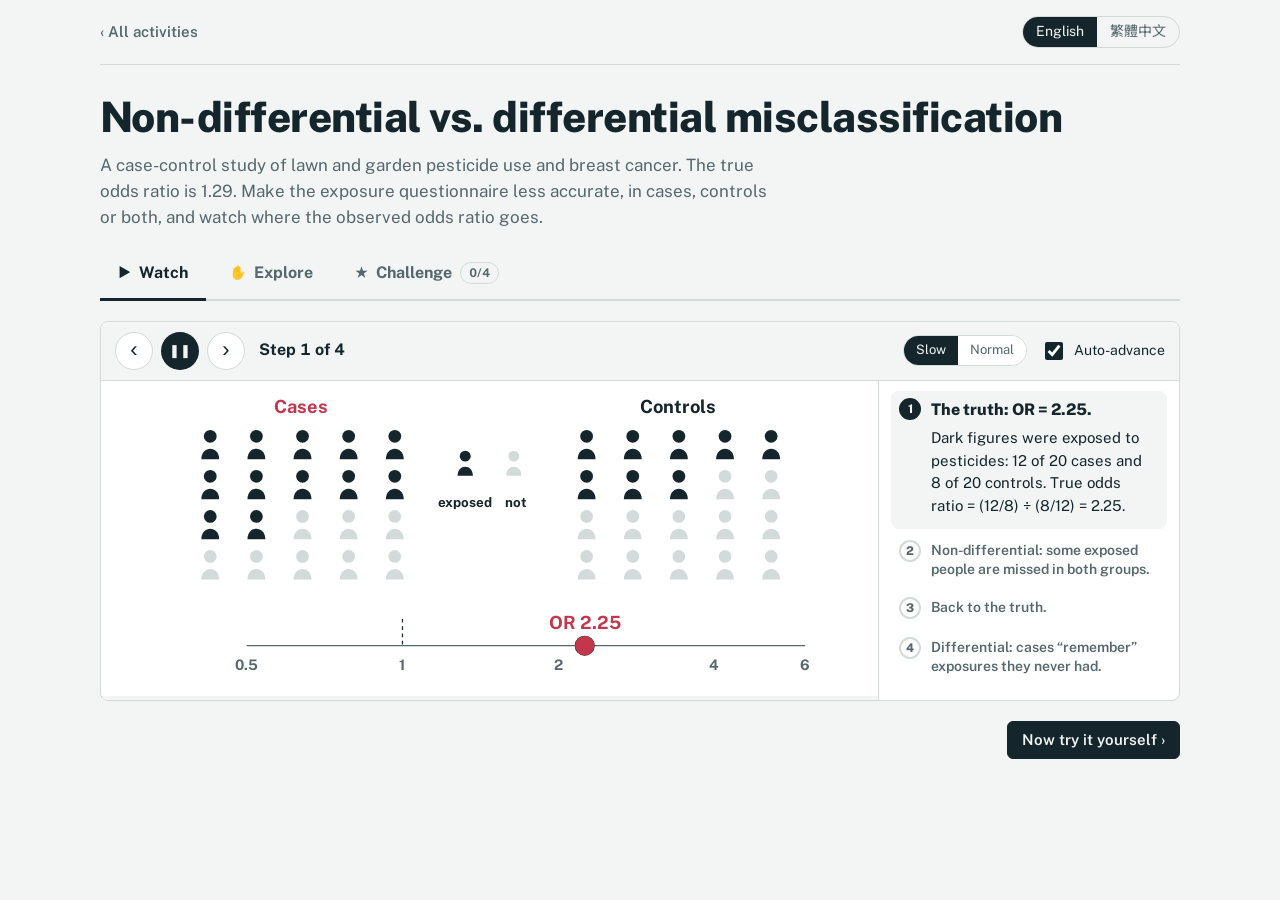
<file: misclassification.html>
<!doctype html>
<html lang="en">
<head>
<meta charset="utf-8">
<meta name="viewport" content="width=device-width, initial-scale=1, viewport-fit=cover">
<title>Non-differential vs. differential misclassification</title>
<link rel="preconnect" href="https://fonts.googleapis.com">
<link rel="preconnect" href="https://fonts.gstatic.com" crossorigin>
<link href="https://fonts.googleapis.com/css2?family=Public+Sans:wght@400;600;700;800&family=Noto+Sans+TC:wght@400;500;700&display=swap" rel="stylesheet">
<link rel="stylesheet" href="assets/epi.css">
<style>
  svg { width: 100%; height: auto; display: block; }
  .tick { fill: var(--muted); font-size: 19px; }
  .grp { border-top: 3px solid var(--ink); padding-top: 10px; margin-top: 14px; }
  .grp.cases { border-color: var(--bad); }
  .grp.ctrls { border-color: var(--muted); }
  .grp h3 small { font-weight: 400; color: var(--muted); }
  .pbar { display: grid; grid-template-columns: 140px 1fr 56px; gap: 10px; align-items: center; font-size: 14px; margin: 6px 0; }
  .pbar .track { height: 18px; background: var(--paper); border-radius: 4px; overflow: hidden; }
  .pbar .fill { height: 100%; transition: width .2s; }
  .verdict { font-size: 18px; font-weight: 700; margin: 8px 0 0; }
  .chg { font-size: 12px; font-weight: 700; display: block; }
  .chg.up { color: var(--bad); } .chg.down { color: var(--a); }
  .ortxt { font-weight: 800; font-size: 21px; }
</style>
</head>
<body>
<div class="wrap">
  <header class="topbar">
    <a class="back" href="index.html" data-i18n="back">All activities</a>
    <div class="lang-toggle" role="group" aria-label="Language / 語言"><button data-lang="en" lang="en">English</button><button data-lang="zh" lang="zh-Hant">繁體中文</button></div>
  </header>

  <h1 data-i18n="title">Non-differential vs. differential misclassification</h1>
  <p class="lede" data-i18n="lede">A case-control study of lawn and garden pesticide use and breast cancer. The true odds ratio is 1.29. Make the exposure questionnaire less accurate, in cases, controls or both, and watch where the observed odds ratio goes.</p>

  <section class="panel loop-panel" id="loop" aria-label="Animated step-by-step explainer" data-i18n-aria="loopAria"></section>

  <section class="panel missions" id="missions" style="margin-bottom:20px"></section>

  <div class="cols-2-1">
    <section class="panel">
      <h2 data-i18n="orH">Observed vs. true odds ratio</h2>
      <svg id="orsvg" viewBox="0 0 720 200" role="img" aria-label="Odds ratio on a log scale"></svg>
      <p class="verdict" id="verdict" aria-live="polite"></p>

      <h2 style="margin-top:20px" data-i18n="pctH">Share classified as ever exposed</h2>
      <div id="pct"></div>

      <h2 style="margin-top:20px" data-i18n="tabH">True and observed counts</h2>
      <div class="scroll-x">
        <table class="t" id="tab"></table>
      </div>
    </section>

    <aside class="panel">
      <h2 data-i18n="setH">How accurate is the exposure measurement?</h2>
      <div class="btn-row" id="presets"></div>
      <label class="check"><input type="checkbox" id="link" checked> <span data-i18n="linkL">Same accuracy in cases and controls (non-differential)</span></label>
      <div class="grp cases">
        <h3><span data-i18n="cases">Cases</span> <small data-i18n="casesS">(breast cancer +)</small></h3>
        <div class="field"><label for="seCa"><span data-i18n="se">Sensitivity: ever-users reported as ever</span><output id="seCaO"></output></label><input type="range" id="seCa" min="50" max="100" step="1"></div>
        <div class="field"><label for="spCa"><span data-i18n="sp">Specificity: never-users reported as never</span><output id="spCaO"></output></label><input type="range" id="spCa" min="50" max="100" step="1"></div>
      </div>
      <div class="grp ctrls">
        <h3><span data-i18n="ctrls">Controls</span> <small data-i18n="ctrlsS">(breast cancer −)</small></h3>
        <div class="field"><label for="seCo"><span data-i18n="se">Sensitivity: ever-users reported as ever</span><output id="seCoO"></output></label><input type="range" id="seCo" min="50" max="100" step="1"></div>
        <div class="field"><label for="spCo"><span data-i18n="sp">Specificity: never-users reported as never</span><output id="spCoO"></output></label><input type="range" id="spCo" min="50" max="100" step="1"></div>
      </div>
    </aside>
  </div>

  <section class="notice">
    <h2 data-i18n="notice">What to notice</h2>
    <ul>
      <li data-i18n="n1">Non-differential: exposure is misclassified equally in cases and controls (for example, a common pesticide left off the questionnaire). With a binary exposure, the odds ratio is pulled towards the null (1.0), so estimates are usually more conservative.</li>
      <li data-i18n="n2">Differential: misclassification is related to disease status, for example recall bias (cases search their memory harder) or interviewer bias. The bias can go in either direction, away from or towards the null.</li>
      <li data-i18n="n3">Lowering specificity in cases only (cases over-report use) reproduces the office hour example: the odds ratio rises from 1.29 to 1.36.</li>
    </ul>
  </section>
</div>

<script src="assets/epi.js"></script>
<script src="assets/loops.js"></script>
<script>
const TRUTH = { caE: 1254, caU: 240, coE: 1231, coU: 305 };
const PRE = {
  truth: [100, 100, 100, 100],
  nondiff: [87, 100, 87, 100],
  recall: [100, 96, 100, 100],
  under: [100, 100, 80, 100]
};
const S = { seCa: 87, spCa: 100, seCo: 87, spCo: 100 };
let lastOR = NaN, lastDiff = false;
const I18N = {
  en: {
    pageTitle: "Non-differential vs. differential misclassification", title: "Non-differential vs. differential misclassification",
    lede: "A case-control study of lawn and garden pesticide use and breast cancer. The true odds ratio is 1.29. Make the exposure questionnaire less accurate, in cases, controls or both, and watch where the observed odds ratio goes.",
    orH: "Observed vs. true odds ratio", pctH: "Share classified as ever exposed", tabH: "True and observed counts",
    setH: "How accurate is the exposure measurement?",
    pTruth: "Perfect measurement", pNon: "Non-differential (slide 59)", pRecall: "Recall bias: cases over-report (slide 60)", pUnder: "Controls under-report",
    linkL: "Same accuracy in cases and controls (non-differential)",
    cases: "Cases", casesS: "(breast cancer +)", ctrls: "Controls", ctrlsS: "(breast cancer −)",
    se: "Sensitivity: ever-users reported as ever", sp: "Specificity: never-users reported as never",
    nul: "null", truthL: "truth {v}", obsL: "observed {v}",
    vSame: "No misclassification: the observed odds ratio equals the truth.",
    vToward: "Biased towards the null: {t} became {o}.",
    vAway: "Biased away from the null: {t} became {o}.",
    vCross: "The bias crossed the null: {t} became {o}, now suggesting the opposite effect.",
    kNon: "Non-differential", kDiff: "Differential",
    trueCa: "Cases, true", obsCa: "Cases, observed", trueCo: "Controls, true", obsCo: "Controls, observed",
    th0: "", thCa: "Breast cancer +", thCo: "Breast cancer −",
    ever: "Ever used pesticides", never: "Never used pesticides", orRow: "Odds ratio", trueW: "true", obsW: "observed",
    n1: "Non-differential: exposure is misclassified equally in cases and controls (for example, a common pesticide left off the questionnaire). With a binary exposure, the odds ratio is pulled towards the null (1.0), so estimates are usually more conservative.",
    n2: "Differential: misclassification is related to disease status, for example recall bias (cases search their memory harder) or interviewer bias. The bias can go in either direction, away from or towards the null.",
    n3: "Lowering specificity in cases only (cases over-report use) reproduces the office hour example: the odds ratio rises from 1.29 to 1.36."
  },
  zh: {
    pageTitle: "非差異性與差異性錯誤分類", title: "非差異性與差異性錯誤分類",
    lede: "一項探討庭院農藥使用與乳癌的病例對照研究，真實的勝算比為 1.29。讓曝露問卷變得不準確（在病例組、對照組或兩組），觀察所觀察到的勝算比往哪裡移動。",
    orH: "觀察勝算比與真實勝算比", pctH: "被歸類為「曾經曝露」的比例", tabH: "真實與觀察到的人數",
    setH: "曝露測量有多準確？",
    pTruth: "完美測量", pNon: "非差異性（投影片 59）", pRecall: "回憶偏差：病例多報（投影片 60）", pUnder: "對照組少報",
    linkL: "病例組與對照組準確度相同（非差異性）",
    cases: "病例組", casesS: "（乳癌 +）", ctrls: "對照組", ctrlsS: "（乳癌 −）",
    se: "靈敏度：曾使用者被記錄為曾使用", sp: "特異度：未使用者被記錄為未使用",
    nul: "虛無值", truthL: "真實 {v}", obsL: "觀察 {v}",
    vSame: "沒有錯誤分類：觀察勝算比等於真實值。",
    vToward: "偏向虛無值：{t} 變成 {o}。",
    vAway: "偏離虛無值：{t} 變成 {o}。",
    vCross: "偏差越過虛無值：{t} 變成 {o}，結論方向因此相反。",
    kNon: "非差異性", kDiff: "差異性",
    trueCa: "病例組，真實", obsCa: "病例組，觀察", trueCo: "對照組，真實", obsCo: "對照組，觀察",
    th0: "", thCa: "乳癌 +", thCo: "乳癌 −",
    ever: "曾使用農藥", never: "從未使用農藥", orRow: "勝算比", trueW: "真實", obsW: "觀察",
    n1: "非差異性：病例組與對照組的曝露被同等錯誤分類（例如問卷漏列一種常見農藥）。在二元曝露下，勝算比會被拉向虛無值（1.0），因此估計通常較保守。",
    n2: "差異性：錯誤分類與疾病狀態有關，例如回憶偏差（病例更努力回想）或訪談者偏差。偏差方向可能偏離或偏向虛無值。",
    n3: "只降低病例組的特異度（病例多報使用）即可重現課堂範例：勝算比由 1.29 上升到 1.36。"
  }
};

const NS = "http://www.w3.org/2000/svg";
const svg = document.getElementById("orsvg");
function mk(tag, a, p) { const e = document.createElementNS(NS, tag); for (const k in a) e.setAttribute(k, a[k]); (p || svg).appendChild(e); return e; }
const OMIN = 0.5, OMAX = 3, X0 = 30, X1 = 690, Y = 125;
const ox = v => X0 + (Math.log(Epi.clamp(v, OMIN, OMAX) / OMIN) / Math.log(OMAX / OMIN)) * (X1 - X0);

function observe() {
  const caE = S.seCa / 100 * TRUTH.caE + (1 - S.spCa / 100) * TRUTH.caU;
  const coE = S.seCo / 100 * TRUTH.coE + (1 - S.spCo / 100) * TRUTH.coU;
  return { caE, caU: TRUTH.caE + TRUTH.caU - caE, coE, coU: TRUTH.coE + TRUTH.coU - coE };
}
const orOf = t => (t.caE / t.caU) / (t.coE / t.coU);

function drawOR(tor, oor) {
  svg.innerHTML = "";
  mk("defs", {}).innerHTML = `<marker id="arr" viewBox="0 0 10 10" refX="8" refY="5" markerWidth="7" markerHeight="7" orient="auto"><path d="M0,0L10,5L0,10z" fill="var(--bad)"/></marker>`;
  mk("line", { x1: X0, x2: X1, y1: Y, y2: Y, stroke: "var(--muted)" });
  [0.5, 0.75, 1, 1.25, 1.5, 2, 3].forEach(v => {
    mk("line", { x1: ox(v), x2: ox(v), y1: Y, y2: Y + 6, stroke: "var(--muted)" });
    mk("text", { x: ox(v), y: Y + 30, "text-anchor": "middle", class: "tick" }).textContent = v;
  });
  mk("line", { x1: ox(1), x2: ox(1), y1: 40, y2: Y, stroke: "var(--ink)", "stroke-width": 2, "stroke-dasharray": "4 4" });
  mk("text", { x: ox(1), y: 28, "text-anchor": "middle", class: "tick" }).textContent = Epi.t("nul") + " 1.0";
  mk("text", { x: (X0 + X1) / 2, y: Y + 60, "text-anchor": "middle", class: "tick" }).textContent = "OR (log)";
  const moved = Math.abs(oor - tor) > 0.004, right = oor > tor;
  if (moved) {
    mk("line", { x1: ox(tor), x2: ox(oor) + (right ? -11 : 11), y1: Y, y2: Y, stroke: "var(--bad)", "stroke-width": 4, "marker-end": "url(#arr)" });
    mk("circle", { cx: ox(oor), cy: Y, r: 9, fill: "var(--bad)" });
    mk("text", { x: ox(oor) + (right ? 6 : -6), y: Y - 22, "text-anchor": right ? "start" : "end", class: "ortxt", fill: "var(--bad)" }).textContent = Epi.t("obsL", { v: oor.toFixed(2) });
  }
  mk("circle", { cx: ox(tor), cy: Y, r: 9, fill: "var(--surface)", stroke: "var(--ink)", "stroke-width": 3 });
  mk("text", { x: ox(tor) + (moved ? (right ? -6 : 6) : 0), y: Y - 22, "text-anchor": moved ? (right ? "end" : "start") : "middle", class: "ortxt", fill: "var(--ink)" }).textContent = Epi.t("truthL", { v: tor.toFixed(2) });
}

function update() {
  ["seCa", "spCa", "seCo", "spCo"].forEach(k => { document.getElementById(k).value = S[k]; document.getElementById(k + "O").textContent = S[k] + "%"; });
  const o = observe(), tor = orOf(TRUTH), oor = orOf(o);
  drawOR(tor, oor);
  const diff = !(S.seCa === S.seCo && S.spCa === S.spCo);
  const v = document.getElementById("verdict");
  const t2 = tor.toFixed(2), o2 = oor.toFixed(2);
  let key = "vSame";
  if (t2 !== o2) {
    if ((oor - 1) * (tor - 1) < 0) key = "vCross";
    else key = Math.abs(Math.log(oor)) < Math.abs(Math.log(tor)) ? "vToward" : "vAway";
  }
  v.innerHTML = (key === "vSame" ? "" : `<span class="small" style="display:block;font-weight:600">${Epi.t(diff ? "kDiff" : "kNon")}</span>`) + Epi.t(key, { t: t2, o: o2 });
  v.className = "verdict " + (key === "vSame" ? "" : key === "vToward" ? "a" : "bad");

  lastOR = oor; lastDiff = diff; Epi.check();
  const pc = (e, u) => e / (e + u);
  const bar = (lab, p, col) => `<div class="pbar"><span>${lab}</span><div class="track"><div class="fill" style="width:${p * 100}%;background:${col}"></div></div><span class="num">${Math.round(p * 100)}%</span></div>`;
  document.getElementById("pct").innerHTML =
    bar(Epi.t("trueCa"), pc(TRUTH.caE, TRUTH.caU), "var(--rule)") + bar(Epi.t("obsCa"), pc(o.caE, o.caU), "var(--bad)") +
    bar(Epi.t("trueCo"), pc(TRUTH.coE, TRUTH.coU), "var(--rule)") + bar(Epi.t("obsCo"), pc(o.coE, o.coU), "var(--muted)");

  const r = Math.round;
  const cell = (tv, ov) => { const d = r(ov) - tv; return `${r(ov).toLocaleString()} <span class="small">(${Epi.t("trueW")} ${tv.toLocaleString()})</span>${d ? `<span class="chg ${d > 0 ? "up" : "down"}">${d > 0 ? "+" : ""}${d}</span>` : ""}`; };
  document.getElementById("tab").innerHTML =
    `<thead><tr><th></th><th>${Epi.t("thCa")}</th><th>${Epi.t("thCo")}</th></tr></thead><tbody>
     <tr><td>${Epi.t("ever")}</td><td>${cell(TRUTH.caE, o.caE)}</td><td>${cell(TRUTH.coE, o.coE)}</td></tr>
     <tr><td>${Epi.t("never")}</td><td>${cell(TRUTH.caU, o.caU)}</td><td>${cell(TRUTH.coU, o.coU)}</td></tr>
     <tr><td>${Epi.t("orRow")}</td><td colspan="2" style="text-align:center"><b>${o2}</b> <span class="small">(${Epi.t("trueW")} ${t2})</span></td></tr></tbody>`;
}

function renderPresets() {
  const box = document.getElementById("presets");
  box.innerHTML = [["truth", "pTruth"], ["nondiff", "pNon"], ["recall", "pRecall"], ["under", "pUnder"]]
    .map(([k, l]) => `<button class="btn ghost" data-k="${k}">${Epi.t(l)}</button>`).join("");
  box.querySelectorAll("button").forEach(b => b.onclick = () => {
    const v = PRE[b.dataset.k];
    [S.seCa, S.spCa, S.seCo, S.spCo] = v;
    document.getElementById("link").checked = v[0] === v[2] && v[1] === v[3];
    update();
  });
}
["seCa", "spCa", "seCo", "spCo"].forEach(k => document.getElementById(k).addEventListener("input", e => {
  S[k] = Number(e.target.value);
  if (document.getElementById("link").checked) {
    const twin = { seCa: "seCo", seCo: "seCa", spCa: "spCo", spCo: "spCa" }[k];
    S[twin] = S[k];
  }
  update();
}));
document.getElementById("link").onchange = e => { if (e.target.checked) { S.seCo = S.seCa; S.spCo = S.spCa; } update(); };
Epi.missions("misclassification", document.getElementById("missions"), [
  { id: "nd110", en: "With non-differential misclassification only, pull the odds ratio below 1.10.", zh: "只用非差異性錯誤分類，把勝算比拉到 1.10 以下。", test: () => !lastDiff && lastOR < 1.1 },
  { id: "away", en: "Push the odds ratio above 1.60, away from the null.", zh: "把勝算比推到 1.60 以上，偏離虛無值。", test: () => lastOR > 1.6 },
  { id: "cross", en: "Make the observed odds ratio cross the null: pesticides now look protective.", zh: "讓觀察勝算比越過虛無值：農藥看起來變成有保護作用。", test: () => lastOR < 1 },
  { id: "s60", en: "Reproduce the office hour recall-bias result: OR = 1.36 with differential misclassification.", zh: "重現課堂的回憶偏差結果：差異性錯誤分類下 OR = 1.36。", test: () => lastDiff && lastOR.toFixed(2) === "1.36" }
]);
Epi.loopAnim(document.getElementById("loop"), EpiLoops["misclassification"]);
Epi.init(I18N, () => { renderPresets(); update(); });
</script>
</body>
</html>
</file>
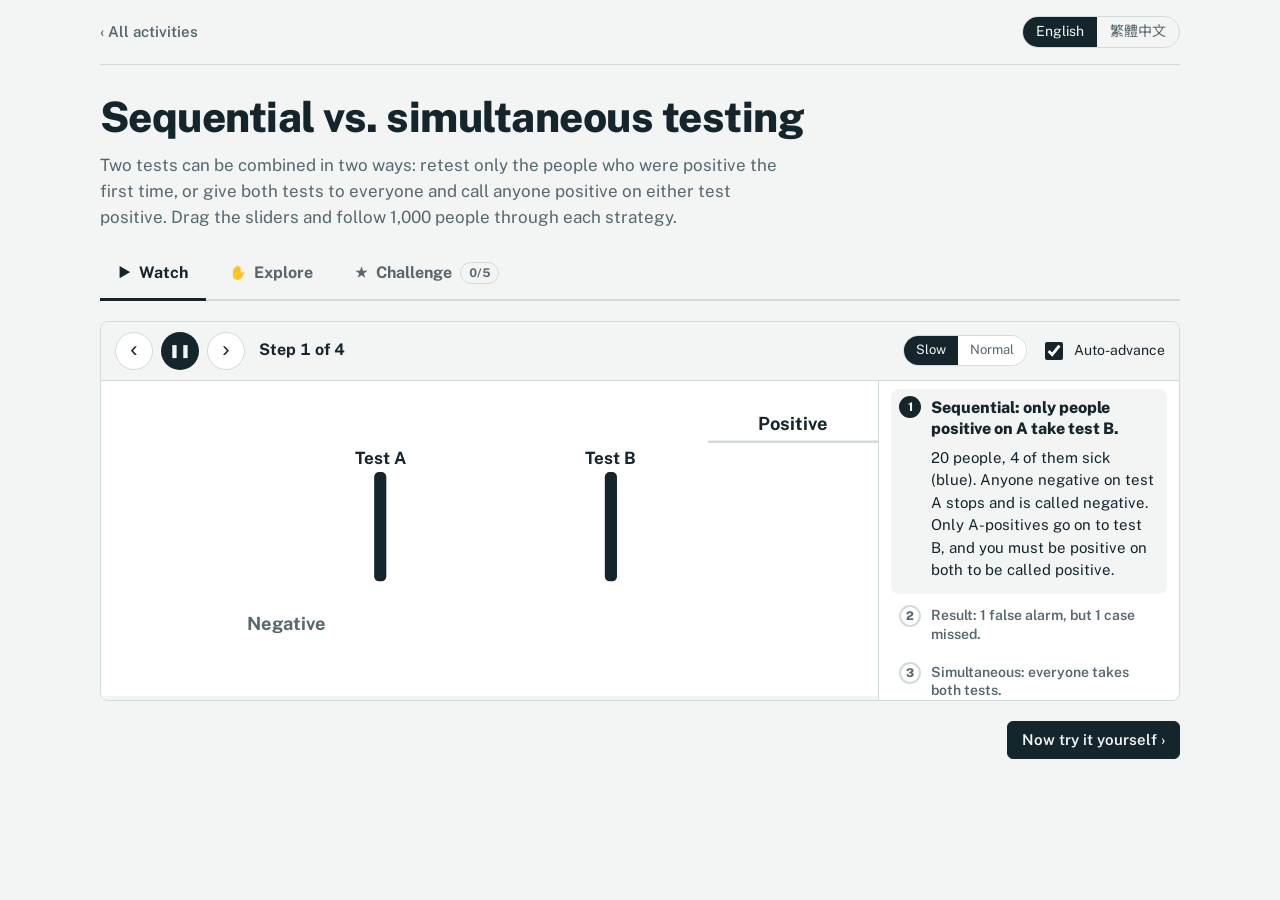
<file: multiple-tests.html>
<!doctype html>
<html lang="en">
<head>
<meta charset="utf-8">
<meta name="viewport" content="width=device-width, initial-scale=1, viewport-fit=cover">
<title>Sequential vs. simultaneous testing</title>
<link rel="preconnect" href="https://fonts.googleapis.com">
<link rel="preconnect" href="https://fonts.gstatic.com" crossorigin>
<link href="https://fonts.googleapis.com/css2?family=Public+Sans:wght@400;600;700;800&family=Noto+Sans+TC:wght@400;500;700&display=swap" rel="stylesheet">
<link rel="stylesheet" href="assets/epi.css">
<style>
  .mode { display: inline-flex; border: 1px solid var(--rule); border-radius: 8px; overflow: hidden; margin-bottom: 16px; }
  .mode button { font: inherit; font-weight: 600; border: 0; padding: 9px 16px; background: transparent; color: var(--muted); cursor: pointer; }
  .mode button[aria-pressed="true"] { background: var(--ink); color: var(--paper); }
  .flow { display: grid; gap: 10px; }
  .stage { display: grid; grid-template-columns: 150px 1fr; gap: 12px; align-items: stretch; }
  @media (max-width: 600px) { .stage { grid-template-columns: 1fr; } }
  .stage .step { font-weight: 700; font-size: 15px; padding-top: 8px; }
  .stage .step small { display: block; font-weight: 400; color: var(--muted); font-size: 13px; }
  .boxes { display: flex; flex-wrap: wrap; gap: 10px; }
  .bx { border: 1px solid var(--rule); border-radius: 8px; padding: 8px 12px; min-width: 150px; flex: 1 1 150px; }
  .bx .h { font-size: 13px; font-weight: 700; }
  .bx .c { font-variant-numeric: tabular-nums; font-size: 15px; margin-top: 2px; }
  .bx .bar { display: flex; height: 8px; border-radius: 4px; overflow: hidden; margin-top: 6px; background: var(--paper); }
  .bx .bar i { display: block; height: 100%; }
  .bx.final-pos { border: 2px solid var(--ink); }
  .bx.final-neg { border: 2px dashed var(--muted); }
  .arrow { color: var(--muted); font-size: 13px; padding-left: 162px; }
  @media (max-width: 600px) { .arrow { padding-left: 0; } }
  .cmp { display: grid; grid-template-columns: 120px 1fr 64px; gap: 8px; align-items: center; font-size: 14px; margin: 5px 0; }
  .cmp .track { height: 14px; background: var(--paper); border-radius: 4px; overflow: hidden; }
  .cmp .fill { height: 100%; }
  .cmp.net { font-weight: 700; }
  .k { display: flex; gap: 10px; align-items: baseline; flex-wrap: wrap; }
  #crowd .p { transition: transform .9s cubic-bezier(.3,.7,.2,1); }
  #crowd.instant .p { transition: none; }
  #crowd text { font-size: 15px; font-weight: 700; fill: var(--ink); }
  #crowd text.sub { font-weight: 400; fill: var(--muted); font-size: 13px; }
  .tests-grid { display: grid; grid-template-columns: 1fr 1fr; gap: 0 18px; }
</style>
</head>
<body>
<div class="wrap">
  <header class="topbar">
    <a class="back" href="index.html" data-i18n="back">All activities</a>
    <div class="lang-toggle" role="group" aria-label="Language / 語言"><button data-lang="en" lang="en">English</button><button data-lang="zh" lang="zh-Hant">繁體中文</button></div>
  </header>

  <h1 data-i18n="title">Sequential vs. simultaneous testing</h1>
  <p class="lede" data-i18n="lede">Two tests can be combined in two ways: retest only the people who were positive the first time, or give both tests to everyone and call anyone positive on either test positive. Drag the sliders and follow 1,000 people through each strategy.</p>

  <section class="panel loop-panel" id="loop" aria-label="Animated step-by-step explainer" data-i18n-aria="loopAria"></section>

  <section class="panel missions" id="missions" style="margin-bottom:20px"></section>

  <div class="cols-2-1">
    <section class="panel">
      <div class="mode" role="group">
        <button data-m="seq" data-i18n="mSeq">Sequential (A, then B)</button>
        <button data-m="sim" data-i18n="mSim">Simultaneous (A and B)</button>
      </div>
      <div class="btn-row" style="align-items:center"><button class="btn play" id="playBtn" data-i18n="playBtn">Watch 100 people go through</button><span class="small" data-i18n="playHint">One dot = one person</span></div>
      <svg id="crowd" viewBox="0 0 720 310" role="img" aria-label="100 people moving through the tests" style="width:100%;height:auto;display:block;margin-bottom:16px"></svg>
      <div class="flow" id="flow" aria-live="polite"></div>
      <div class="legend">
        <span><i class="sw" style="background:var(--a)"></i><span data-i18n="lgD">Has disease</span></span>
        <span><i class="sw" style="background:var(--b)"></i><span data-i18n="lgND">No disease</span></span>
      </div>
    </section>

    <aside class="stack">
      <section class="panel">
        <h2 data-i18n="setH">Settings</h2>
        <div class="field"><label for="prev"><span data-i18n="prevL">Prevalence (of 1,000 people)</span><output id="prevO"></output></label><input type="range" id="prev" min="1" max="60" step="1"></div>
        <div class="tests-grid">
          <div>
            <h3 data-i18n="testA">Test A</h3>
            <div class="field"><label for="sa"><span data-i18n="sens">Sensitivity</span><output id="saO"></output></label><input type="range" id="sa" min="50" max="100" step="1"></div>
            <div class="field"><label for="pa"><span data-i18n="spec">Specificity</span><output id="paO"></output></label><input type="range" id="pa" min="50" max="100" step="1"></div>
          </div>
          <div>
            <h3 data-i18n="testB">Test B</h3>
            <div class="field"><label for="sb"><span data-i18n="sens">Sensitivity</span><output id="sbO"></output></label><input type="range" id="sb" min="50" max="100" step="1"></div>
            <div class="field"><label for="pb"><span data-i18n="spec">Specificity</span><output id="pbO"></output></label><input type="range" id="pb" min="50" max="100" step="1"></div>
          </div>
        </div>
        <button class="btn ghost" id="slideBtn" data-i18n="slideBtn">Load the office hour exercise</button>
      </section>
      <section class="panel">
        <h2 data-i18n="resH">Net result</h2>
        <div id="cmp"></div>
        <p class="small" id="costs" style="margin-top:10px"></p>
      </section>
    </aside>
  </div>

  <section class="notice">
    <h2 data-i18n="notice">What to notice</h2>
    <ul>
      <li data-i18n="n1">Sequential: net sensitivity = sensitivity A × sensitivity B, so sensitivity is lost, but specificity is gained. Fewer false positives, and fewer second tests to pay for.</li>
      <li data-i18n="n2">Simultaneous: net specificity = specificity A × specificity B, so specificity is lost, but sensitivity is gained. Fewer missed cases.</li>
      <li data-i18n="n3">The choice also depends on practical matters: how severe the disease is, cost, invasiveness of each test, length of hospital stay and insurance coverage.</li>
      <li data-i18n="n4">These formulas assume the two tests make errors independently of each other.</li>
    </ul>
  </section>
</div>

<script src="assets/epi.js"></script>
<script src="assets/loops.js"></script>
<script>
const I18N = {
  en: {
    pageTitle: "Sequential vs. simultaneous testing", title: "Sequential vs. simultaneous testing",
    lede: "Two tests can be combined in two ways: retest only the people who were positive the first time, or give both tests to everyone and call anyone positive on either test positive. Drag the sliders and follow 1,000 people through each strategy.",
    playBtn: "Watch 100 people go through", playHint: "One dot = one person",
    bPop: "Everyone", bApos: "A positive: test B next", bAneg: "A negative: stop", bFpos: "Final: positive", bFneg: "Final: negative", bAny: "Positive on A or B", bNone: "Negative on both", bN: "{d} sick · {n} healthy",
    mSeq: "Sequential (A, then B)", mSim: "Simultaneous (A and B)", shSeq: "Sequential", shSim: "Simultaneous",
    lgD: "Has disease", lgND: "No disease",
    setH: "Settings", prevL: "Prevalence (of 1,000 people)", testA: "Test A", testB: "Test B", sens: "Sensitivity", spec: "Specificity",
    slideBtn: "Load the office hour exercise",
    resH: "Net result",
    pop: "Population", popS: "everyone screened",
    stA: "Test A", stAs: "everyone", stB: "Test B", stBs: "only those positive on A",
    stBoth: "Tests A and B", stBothS: "everyone gets both",
    final: "Final result",
    pos: "Positive", neg: "Negative",
    posA: "A positive", negA: "A negative", posB: "B positive", negB: "B negative",
    anyPos: "Positive on A or B", allNeg: "Negative on both",
    dz: "{d} with disease, {n} without",
    total: "{t} people",
    stopNeg: "A negative: stop, called negative",
    netSens: "Net sensitivity", netSpec: "Net specificity", aAlone: "A alone", bAlone: "B alone", netPpv: "PPV (net)",
    costs: "Tests performed: {t} (A: {a}, B: {b}).",
    n1: "Sequential: net sensitivity = sensitivity A × sensitivity B, so sensitivity is lost, but specificity is gained. Fewer false positives, and fewer second tests to pay for.",
    n2: "Simultaneous: net specificity = specificity A × specificity B, so specificity is lost, but sensitivity is gained. Fewer missed cases.",
    n3: "The choice also depends on practical matters: how severe the disease is, cost, invasiveness of each test, length of hospital stay and insurance coverage.",
    n4: "These formulas assume the two tests make errors independently of each other."
  },
  zh: {
    pageTitle: "序列檢測與同時檢測", title: "序列檢測與同時檢測",
    lede: "兩種檢測有兩種組合方式：只對第一次陽性者再檢測一次；或讓每個人都接受兩種檢測，任一項陽性即判為陽性。拖曳滑桿，跟著 1,000 人走過每一種策略。",
    playBtn: "看 100 個人走過檢測流程", playHint: "一個點 = 一個人",
    bPop: "所有人", bApos: "A 陽性：接著做 B", bAneg: "A 陰性：停止", bFpos: "最終：陽性", bFneg: "最終：陰性", bAny: "A 或 B 任一陽性", bNone: "兩項皆陰性", bN: "有病 {d}・無病 {n}",
    mSeq: "序列檢測（先 A 再 B）", mSim: "同時檢測（A 與 B）", shSeq: "序列檢測", shSim: "同時檢測",
    lgD: "有病", lgND: "無病",
    setH: "設定", prevL: "盛行率（1,000 人中）", testA: "檢測 A", testB: "檢測 B", sens: "靈敏度", spec: "特異度",
    slideBtn: "載入課堂練習題",
    resH: "淨結果",
    pop: "族群", popS: "全部受檢者",
    stA: "檢測 A", stAs: "所有人", stB: "檢測 B", stBs: "僅限 A 陽性者",
    stBoth: "檢測 A 與 B", stBothS: "每個人都做兩項",
    final: "最終結果",
    pos: "陽性", neg: "陰性",
    posA: "A 陽性", negA: "A 陰性", posB: "B 陽性", negB: "B 陰性",
    anyPos: "A 或 B 任一陽性", allNeg: "兩項皆陰性",
    dz: "有病 {d} 人，無病 {n} 人",
    total: "{t} 人",
    stopNeg: "A 陰性：停止，判為陰性",
    netSens: "淨靈敏度", netSpec: "淨特異度", aAlone: "僅用 A", bAlone: "僅用 B", netPpv: "淨陽性預測值",
    costs: "執行檢測次數：{t}（A：{a}，B：{b}）。",
    n1: "序列檢測：淨靈敏度 = A 的靈敏度 × B 的靈敏度，因此靈敏度下降，但特異度上升；偽陽性較少，需要付費的第二次檢測也較少。",
    n2: "同時檢測：淨特異度 = A 的特異度 × B 的特異度，因此特異度下降，但靈敏度上升；漏掉的病例較少。",
    n3: "選擇哪一種也取決於實務考量：疾病嚴重度、成本、各檢測的侵入性、住院天數與保險給付。",
    n4: "這些公式假設兩種檢測的誤差彼此獨立。"
  }
};
const S = { prev: 20, sa: 95, pa: 90, sb: 90, pb: 95, mode: "seq" };
const ids = ["prev", "sa", "pa", "sb", "pb"];
const r = x => Math.round(x);
const N = 1000;
let lastSe = 0, lastSp = 0, lastPpv = 0, lastTests = 2000;

// ---------- 100-person animation ----------
const crowd = document.getElementById("crowd");
const NS = "http://www.w3.org/2000/svg";
const dotsP = [];
for (let i = 0; i < 100; i++) {
  const c = document.createElementNS(NS, "circle");
  c.setAttribute("r", 5); c.setAttribute("class", "p");
  c.style.transitionDelay = (Math.random() * 0.35).toFixed(2) + "s";
  crowd.appendChild(c); dotsP.push(c);
}
const gLab = document.createElementNS(NS, "g"); crowd.appendChild(gLab);
let curStage = 2, playTimers = [], played = { seq: false, sim: false };
function people() {
  const sa = S.sa / 100, pa = S.pa / 100, sb = S.sb / 100, pb = S.pb / 100;
  const D = Math.round(S.prev), ND = 100 - D;
  const P = [];
  const aD = Math.round(D * sa), aN = Math.round(ND * (1 - pa));
  const bD = Math.round(aD * sb), bN = Math.round(aN * (1 - pb));
  const sD = Math.round(D * (1 - (1 - sa) * (1 - sb))), sN = Math.round(ND * (1 - pa * pb));
  for (let i = 0; i < 100; i++) {
    const dis = i < D, j = dis ? i : i - D;
    P.push({ dis, aPos: dis ? j < aD : j < aN, bPos: dis ? j < bD : j < bN, sPos: dis ? j < sD : j < sN });
  }
  return P;
}
function layout(st) {
  const P = people();
  const bins = [];
  const bin = (key, x, y, lab) => { let b = bins.find(q => q.key === key); if (!b) { b = { key, x, y, lab, m: [] }; bins.push(b); } return b; };
  P.forEach((p, i) => {
    let b;
    if (st === 0) b = bin("pop", 20, 80, "bPop");
    else if (S.mode === "seq") {
      if (st === 1) b = p.aPos ? bin("ap", 270, 40, "bApos") : bin("an", 270, 185, "bAneg");
      else b = p.aPos && p.bPos ? bin("fp", 530, 40, "bFpos") : bin("fn", 530, 185, "bFneg");
    } else b = p.sPos ? bin("fp", 470, 40, "bAny") : bin("fn", 470, 185, "bNone");
    b.m.push(i);
  });
  bins.forEach(b => b.m.sort((x, y) => (P[y].dis - P[x].dis) || (x - y)));
  const pos = [];
  bins.forEach(b => b.m.forEach((i, k) => { pos[i] = [b.x + 6 + (k % 10) * 12.5, b.y + 6 + Math.floor(k / 10) * 12.5]; }));
  dotsP.forEach((c, i) => { c.style.transform = `translate(${pos[i][0]}px, ${pos[i][1]}px)`; c.style.fill = P[i].dis ? "var(--a)" : "var(--b)"; });
  gLab.innerHTML = "";
  bins.forEach(b => {
    const d = b.m.filter(i => P[i].dis).length;
    const t1 = document.createElementNS(NS, "text"); t1.setAttribute("x", b.x); t1.setAttribute("y", b.y - 20); t1.textContent = Epi.t(b.lab); gLab.appendChild(t1);
    const t2 = document.createElementNS(NS, "text"); t2.setAttribute("x", b.x); t2.setAttribute("y", b.y - 4); t2.setAttribute("class", "sub"); t2.textContent = Epi.t("bN", { d, n: b.m.length - d }); gLab.appendChild(t2);
  });
}
function showFinal() { playTimers.forEach(clearTimeout); crowd.classList.add("instant"); curStage = S.mode === "seq" ? 2 : 1; layout(curStage); crowd.getBoundingClientRect(); crowd.classList.remove("instant"); }
function play() {
  playTimers.forEach(clearTimeout); playTimers = [];
  crowd.classList.add("instant"); layout(0); crowd.getBoundingClientRect(); crowd.classList.remove("instant");
  const steps = S.mode === "seq" ? [1, 2] : [1];
  steps.forEach((st, k) => playTimers.push(setTimeout(() => layout(st), 700 + k * 1700)));
  playTimers.push(setTimeout(() => { played[S.mode] = true; Epi.check(); }, 700 + steps.length * 1700));
}
document.getElementById("playBtn").onclick = play;

function bx(title, d, nd, cls) {
  const t = d + nd;
  return `<div class="bx ${cls || ""}"><div class="h">${title}</div><div class="c">${Epi.t("total", { t: r(t).toLocaleString() })}</div>
    <div class="small">${Epi.t("dz", { d: `<b class="a">${r(d)}</b>`, n: `<b class="b">${r(nd)}</b>` })}</div>
    <div class="bar"><i style="width:${(d / N) * 100}%;background:var(--a)"></i><i style="width:${(nd / N) * 100}%;background:var(--b)"></i></div></div>`;
}
function stage(step, sub, boxes) { return `<div class="stage"><div class="step">${step}<small>${sub}</small></div><div class="boxes">${boxes}</div></div>`; }

function update() {
  ids.forEach(k => { document.getElementById(k).value = S[k]; document.getElementById(k + "O").textContent = S[k] + "%"; });
  document.getElementById("prevO").textContent = `${S.prev}% (${S.prev * 10})`;
  document.querySelectorAll(".mode button").forEach(b => b.setAttribute("aria-pressed", String(b.dataset.m === S.mode)));
  const sa = S.sa / 100, pa = S.pa / 100, sb = S.sb / 100, pb = S.pb / 100;
  const D = N * S.prev / 100, ND = N - D;
  let html = stage(Epi.t("pop"), Epi.t("popS"), bx(Epi.t("pop"), D, ND));
  let tp, fp, testsA = N, testsB;
  if (S.mode === "seq") {
    const aTP = D * sa, aFP = ND * (1 - pa), aFN = D - aTP, aTN = ND - aFP;
    tp = aTP * sb; fp = aFP * (1 - pb);
    testsB = aTP + aFP;
    html += stage(Epi.t("stA"), Epi.t("stAs"), bx(Epi.t("posA"), aTP, aFP) + bx(Epi.t("negA"), aFN, aTN, "final-neg"));
    html += stage(Epi.t("stB"), Epi.t("stBs"), bx(Epi.t("posB"), tp, fp) + bx(Epi.t("negB"), aTP - tp, aFP - fp, "final-neg"));
    html += stage(Epi.t("final"), "", bx(Epi.t("pos"), tp, fp, "final-pos") + bx(Epi.t("neg"), D - tp, ND - fp, "final-neg"));
  } else {
    tp = D * (1 - (1 - sa) * (1 - sb)); fp = ND * (1 - pa * pb);
    testsB = N;
    html += stage(Epi.t("stBoth"), Epi.t("stBothS"), bx(Epi.t("posA"), D * sa, ND * (1 - pa)) + bx(Epi.t("posB"), D * sb, ND * (1 - pb)));
    html += stage(Epi.t("final"), "", bx(Epi.t("anyPos"), tp, fp, "final-pos") + bx(Epi.t("allNeg"), D - tp, ND - fp, "final-neg"));
  }
  document.getElementById("flow").innerHTML = html;

  const netSe = tp / D, netSp = (ND - fp) / ND;
  const row = (lab, v, col, net) => `<div class="cmp ${net ? "net" : ""}"><span>${lab}</span><div class="track"><div class="fill" style="width:${v * 100}%;background:${col}"></div></div><span class="num">${(v * 100).toFixed(1)}%</span></div>`;
  const seqF = S.mode === "seq"
    ? [`${(sa).toFixed(2)} × ${(sb).toFixed(2)} = ${netSe.toFixed(3)}`, `1 − (${(1 - pa).toFixed(2)} × ${(1 - pb).toFixed(2)}) = ${netSp.toFixed(3)}`]
    : [`1 − (${(1 - sa).toFixed(2)} × ${(1 - sb).toFixed(2)}) = ${netSe.toFixed(3)}`, `${(pa).toFixed(2)} × ${(pb).toFixed(2)} = ${netSp.toFixed(3)}`];
  document.getElementById("cmp").innerHTML =
    `<h3>${Epi.t("netSens")}</h3>` + row(Epi.t("aAlone"), sa, "var(--rule)") + row(Epi.t("bAlone"), sb, "var(--rule)") + row(Epi.t(S.mode === "seq" ? "shSeq" : "shSim"), netSe, "var(--a)", true) +
    `<p class="formula small">${seqF[0]} &nbsp;(${r(tp)}/${r(D)})</p>` +
    `<h3 style="margin-top:12px">${Epi.t("netSpec")}</h3>` + row(Epi.t("aAlone"), pa, "var(--rule)") + row(Epi.t("bAlone"), pb, "var(--rule)") + row(Epi.t(S.mode === "seq" ? "shSeq" : "shSim"), netSp, "var(--b)", true) +
    `<p class="formula small">${seqF[1]} &nbsp;(${r(ND - fp)}/${r(ND)})</p>` +
    `<h3 style="margin-top:12px">${Epi.t("netPpv")}</h3>` + row(Epi.t(S.mode === "seq" ? "shSeq" : "shSim"), tp / (tp + fp), "var(--ink)", true);
  lastSe = netSe; lastSp = netSp; lastPpv = tp / (tp + fp); lastTests = testsA + testsB;
  showFinal();
  Epi.check();
  document.getElementById("costs").textContent = Epi.t("costs", { t: r(testsA + testsB).toLocaleString(), a: testsA.toLocaleString(), b: r(testsB).toLocaleString() });
}

ids.forEach(k => document.getElementById(k).addEventListener("input", e => { S[k] = Number(e.target.value); update(); }));
document.querySelectorAll(".mode button").forEach(b => b.onclick = () => { S.mode = b.dataset.m; update(); });
document.getElementById("slideBtn").onclick = () => { Object.assign(S, { prev: 20, sa: 95, pa: 90, sb: 90, pb: 95 }); update(); };
Epi.missions("multiple-tests", document.getElementById("missions"), [
  { id: "play", en: "Watch 100 people flow through both strategies.", zh: "看 100 個人分別走過兩種策略。", test: () => played.seq && played.sim },
  { id: "se99", en: "Get a net sensitivity of 99% or more.", zh: "讓淨靈敏度達到 99% 以上。", test: () => lastSe >= 0.99 },
  { id: "sp998", en: "Get a net specificity of 99.8% or more.", zh: "讓淨特異度達到 99.8% 以上。", test: () => lastSp >= 0.998 },
  { id: "ppv", en: "Push the final positive predictive value above 99%.", zh: "讓最終的陽性預測值超過 99%。", test: () => lastPpv > 0.99 },
  { id: "cheap", en: "Find a setting that needs fewer than 1,150 tests in total.", zh: "找出總檢測次數少於 1,150 次的設定。", test: () => lastTests < 1150 }
]);
Epi.loopAnim(document.getElementById("loop"), EpiLoops["multiple-tests"]);
Epi.init(I18N, update);
</script>
</body>
</html>
</file>
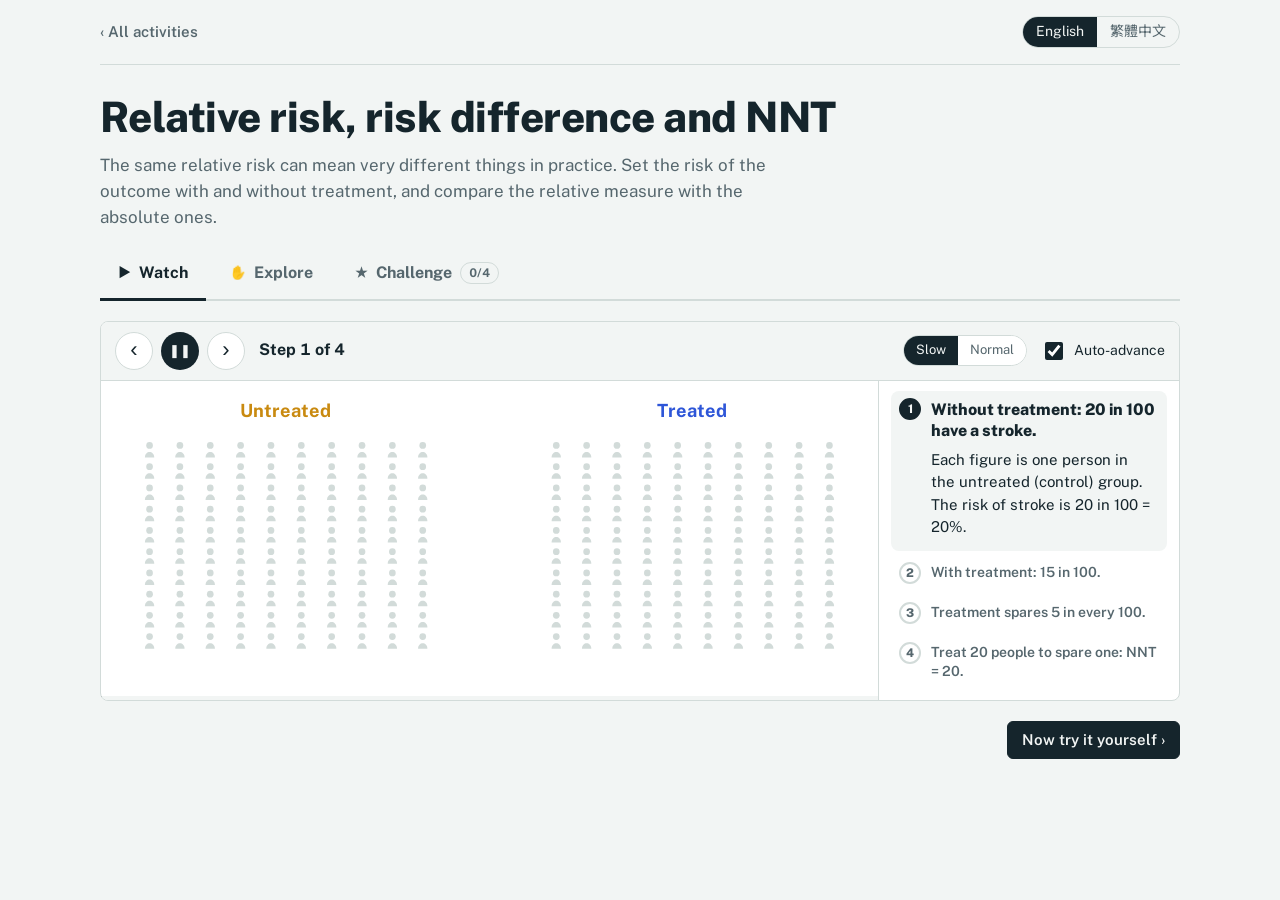
<file: nnt.html>
<!doctype html>
<html lang="en">
<head>
<meta charset="utf-8">
<meta name="viewport" content="width=device-width, initial-scale=1, viewport-fit=cover">
<title>Relative risk, risk difference and NNT</title>
<link rel="preconnect" href="https://fonts.googleapis.com">
<link rel="preconnect" href="https://fonts.gstatic.com" crossorigin>
<link href="https://fonts.googleapis.com/css2?family=Public+Sans:wght@400;600;700;800&family=Noto+Sans+TC:wght@400;500;700&display=swap" rel="stylesheet">
<link rel="stylesheet" href="assets/epi.css">
<style>
  .arrays { display: grid; grid-template-columns: 1fr 1fr; gap: 20px; }
  @media (max-width: 640px) { .arrays { grid-template-columns: 1fr; } }
  .arrays h3 { display: flex; justify-content: space-between; gap: 8px; }
  canvas { width: 100%; display: block; }
  .stats { display: grid; grid-template-columns: repeat(auto-fit, minmax(150px, 1fr)); gap: 14px; }
  .stat { border-top: 3px solid var(--ink); padding-top: 8px; }
  .stat .name { font-weight: 700; font-size: 14px; }
  .stat .f { font-size: 13px; color: var(--muted); font-variant-numeric: tabular-nums; }
  .stat.hl { border-color: var(--good); }
  .people { display: flex; flex-wrap: wrap; gap: 3px; margin-top: 10px; }
  .people i { width: 12px; height: 12px; border-radius: 50%; background: var(--rule); display: block; }
  .people i { transition: opacity .25s, transform .25s; }
  .people i.wait { opacity: .12; transform: scale(.6); }
  .people i.pulse { animation: pulse .9s ease 2; }
  @keyframes pulse { 0%, 100% { transform: scale(1); } 50% { transform: scale(1.7); } }
  .people i.one { background: var(--good); box-shadow: 0 0 0 2px var(--surface), 0 0 0 4px var(--good); }
  .people i.harm { background: var(--bad); box-shadow: 0 0 0 2px var(--surface), 0 0 0 4px var(--bad); }
</style>
</head>
<body>
<div class="wrap">
  <header class="topbar">
    <a class="back" href="index.html" data-i18n="back">All activities</a>
    <div class="lang-toggle" role="group" aria-label="Language / 語言"><button data-lang="en" lang="en">English</button><button data-lang="zh" lang="zh-Hant">繁體中文</button></div>
  </header>

  <h1 data-i18n="title">Relative risk, risk difference and NNT</h1>
  <p class="lede" data-i18n="lede">The same relative risk can mean very different things in practice. Set the risk of the outcome with and without treatment, and compare the relative measure with the absolute ones.</p>

  <section class="panel loop-panel" id="loop" aria-label="Animated step-by-step explainer" data-i18n-aria="loopAria"></section>

  <section class="panel missions" id="missions" style="margin-bottom:20px"></section>

  <div class="cols-2-1">
    <section class="panel">
      <h2 data-i18n="arrH">1,000 untreated vs. 1,000 treated patients</h2>
      <div class="arrays">
        <div><h3><span class="b" data-i18n="untr">Untreated (control)</span><span class="num small" id="cN"></span></h3><canvas id="cv0" aria-hidden="true"></canvas></div>
        <div><h3><span class="a" data-i18n="tr">Treated</span><span class="num small" id="tN"></span></h3><canvas id="cv1" aria-hidden="true"></canvas></div>
      </div>
      <div class="legend">
        <span><i class="sw" style="background:var(--bad)"></i><span data-i18n="lgEv">Has the outcome (e.g. death)</span></span>
        <span><i class="sw" style="background:var(--good)"></i><span data-i18n="lgPrev">Outcome prevented by treatment</span></span>
        <span><i class="sw" style="background:var(--rule)"></i><span data-i18n="lgNo">No outcome</span></span>
      </div>
    </section>

    <aside class="panel">
      <h2 data-i18n="setH">Risks</h2>
      <div class="field"><label for="rc"><span data-i18n="rcL">Risk without treatment</span><output id="rcO"></output></label><input type="range" id="rc" min="0" max="500" step="5"></div>
      <div class="field"><label for="rt"><span data-i18n="rtL">Risk with treatment</span><output id="rtO"></output></label><input type="range" id="rt" min="0" max="500" step="5"></div>
      <div class="btn-row" id="presets" style="flex-direction:column;align-items:stretch"></div>
    </aside>
  </div>

  <section class="panel" style="margin-top:20px">
    <div class="stats">
      <div class="stat"><div class="name" data-i18n="rr">Relative risk</div><div class="big" id="rr"></div><div class="f" id="fRr"></div></div>
      <div class="stat"><div class="name" id="ardName"></div><div class="big" id="ard"></div><div class="f" id="fArd"></div></div>
      <div class="stat hl"><div class="name" id="nntName"></div><div class="big" id="nnt"></div><div class="f" id="fNnt"></div></div>
    </div>
    <p id="nntRead" style="margin-top:16px;font-weight:600" aria-live="polite"></p>
    <div class="people" id="people" aria-hidden="true"></div>
    <div class="btn-row" style="margin-top:14px;align-items:center"><button class="btn play" id="treatBtn" data-i18n="treatBtn">Treat patients one by one</button><span id="treatCount" class="num" style="font-weight:700" aria-live="polite"></span></div>
  </section>

  <section class="notice">
    <h2 data-i18n="notice">What to notice</h2>
    <ul>
      <li data-i18n="n1">Compare “Office hour example” with “Rare outcome, same relative risk”: the relative risk is 0.75 in both, but you need to treat 20 people in one case and 200 in the other to prevent one event.</li>
      <li data-i18n="n2">NNT = 1 ÷ (risk in untreated − risk in treated), rounded up to the next whole number. If treatment raises the risk, the same calculation gives the number needed to harm (NNH).</li>
      <li data-i18n="n3">NNT speaks to practitioners, but it should be reported with a 95% confidence interval and does not capture quality of life.</li>
    </ul>
  </section>
</div>

<script src="assets/epi.js"></script>
<script src="assets/loops.js"></script>
<script>
const I18N = {
  en: {
    pageTitle: "Relative risk, risk difference and NNT", title: "Relative risk, risk difference and NNT",
    lede: "The same relative risk can mean very different things in practice. Set the risk of the outcome with and without treatment, and compare the relative measure with the absolute ones.",
    arrH: "1,000 untreated vs. 1,000 treated patients", untr: "Untreated (control)", tr: "Treated",
    treatBtn: "Treat patients one by one", treated: "Treated: {i}", helped: "Treated: {i}. One person helped!", harmed: "Treated: {i}. One person harmed.",
    lgEv: "Has the outcome (e.g. death)", lgPrev: "Outcome prevented by treatment", lgNo: "No outcome",
    setH: "Risks", rcL: "Risk without treatment", rtL: "Risk with treatment",
    pSlide: "Office hour example (NNT = 20)", pRare: "Rare outcome, same relative risk", pHarm: "Side effect (NNH)", pNone: "No effect",
    events: "{n} events",
    rr: "Relative risk", arr: "Absolute risk reduction", ari: "Absolute risk increase",
    nnt: "Number needed to treat (NNT)", nnh: "Number needed to harm (NNH)",
    nntRead: "Treat {n} people to prevent one event. Each dot below is one treated person; the green one is helped.",
    nnhRead: "Treating {n} people causes one additional event. Each dot below is one treated person; the red one is harmed.",
    nntBig: "Treat {n} people to prevent one event (too many to draw).",
    noEff: "Risks are equal: treatment makes no difference, so NNT is infinite.",
    n1: "Compare “Office hour example” with “Rare outcome, same relative risk”: the relative risk is 0.75 in both, but you need to treat 20 people in one case and 200 in the other to prevent one event.",
    n2: "NNT = 1 ÷ (risk in untreated − risk in treated), rounded up to the next whole number. If treatment raises the risk, the same calculation gives the number needed to harm (NNH).",
    n3: "NNT speaks to practitioners, but it should be reported with a 95% confidence interval and does not capture quality of life."
  },
  zh: {
    pageTitle: "相對危險性、危險差與 NNT", title: "相對危險性、危險差與 NNT",
    lede: "同樣的相對危險性，在實務上的意義可能相差很大。設定有治療與沒有治療時結果發生的風險，比較相對指標與絕對指標。",
    arrH: "1,000 位未治療者與 1,000 位治療者", untr: "未治療（對照組）", tr: "治療組",
    treatBtn: "一位一位治療病人", treated: "已治療：{i} 人", helped: "已治療：{i} 人。有一人受益！", harmed: "已治療：{i} 人。有一人受害。",
    lgEv: "發生結果（例如死亡）", lgPrev: "因治療而避免的結果", lgNo: "未發生結果",
    setH: "風險", rcL: "未治療時的風險", rtL: "治療後的風險",
    pSlide: "課堂範例（NNT = 20）", pRare: "罕見結果，相對危險性相同", pHarm: "副作用（NNH）", pNone: "沒有效果",
    events: "{n} 件事件",
    rr: "相對危險性", arr: "絕對風險降低", ari: "絕對風險增加",
    nnt: "需治療人數（NNT）", nnh: "需傷害人數（NNH）",
    nntRead: "需治療 {n} 人才能避免一件事件。下方每個點代表一位接受治療者，綠色的那一位因此受益。",
    nnhRead: "每治療 {n} 人就會多造成一件事件。下方每個點代表一位接受治療者，紅色的那一位因此受害。",
    nntBig: "需治療 {n} 人才能避免一件事件（人數太多，無法全部畫出）。",
    noEff: "兩組風險相同：治療沒有差異，因此 NNT 為無限大。",
    n1: "比較「課堂範例」與「罕見結果，相對危險性相同」：兩者的相對危險性都是 0.75，但一個需治療 20 人、另一個需治療 200 人才能避免一件事件。",
    n2: "NNT = 1 ÷（未治療組風險 − 治療組風險），並無條件進位到下一個整數。若治療使風險上升，同樣的計算得到的是需傷害人數（NNH）。",
    n3: "NNT 對臨床工作者較直觀，但應同時報告 95% 信賴區間，而且它沒有反映生活品質。"
  }
};
const S = { rc: 200, rt: 150 }; // per 1,000
let lastNNT = NaN, lastHarm = false, lastRR = NaN, treatPlayed = false, treatTimer = 0;
function playTreat() {
  clearTimeout(treatTimer);
  const dots = [...document.querySelectorAll("#people i")];
  const out = document.getElementById("treatCount");
  if (!dots.length) return;
  dots.forEach(d => { d.classList.add("wait"); d.classList.remove("pulse"); });
  const per = Epi.reduced() ? 0 : Math.max(15, Math.min(140, 3500 / dots.length));
  let i = 0;
  (function step() {
    dots[i].classList.remove("wait");
    i++;
    out.textContent = Epi.t("treated", { i });
    if (i < dots.length) { treatTimer = setTimeout(step, per); return; }
    const last = dots[dots.length - 1];
    last.classList.add("pulse");
    out.textContent = Epi.t(lastHarm ? "harmed" : "helped", { i });
    if (!lastHarm) { const r = last.getBoundingClientRect(); Epi.confetti(r.left + 6, r.top); }
    treatPlayed = true; Epi.check();
  })();
}
function cssVar(n) { return getComputedStyle(document.documentElement).getPropertyValue(n).trim(); }

function drawArray(cv, kinds) {
  const cols = 40, rows = 25, w = cv.clientWidth, cell = w / cols, h = cell * rows, dpr = window.devicePixelRatio || 1;
  if (!w) return;
  cv.width = Math.round(w * dpr); cv.height = Math.round(h * dpr); cv.style.height = h + "px";
  const ctx = cv.getContext("2d"); ctx.setTransform(dpr, 0, 0, dpr, 0, 0); ctx.clearRect(0, 0, w, h);
  const g = Math.max(1, cell * 0.18);
  let i = 0;
  kinds.forEach(([n, col]) => {
    ctx.fillStyle = col;
    for (let k = 0; k < n && i < 1000; k++, i++) {
      const x = (i % cols) * cell + cell / 2, y = Math.floor(i / cols) * cell + cell / 2;
      ctx.beginPath(); ctx.arc(x, y, (cell - g) / 2, 0, Math.PI * 2); ctx.fill();
    }
  });
}

function update() {
  ["rc", "rt"].forEach(k => { document.getElementById(k).value = S[k]; document.getElementById(k + "O").textContent = (S[k] / 10).toFixed(1) + "%"; });
  const bad = cssVar("--bad"), good = cssVar("--good"), rule = cssVar("--rule");
  const ec = S.rc, et = S.rt;
  drawArray(document.getElementById("cv0"), [[ec, bad], [1000 - ec, rule]]);
  if (et <= ec) drawArray(document.getElementById("cv1"), [[et, bad], [ec - et, good], [1000 - ec, rule]]);
  else drawArray(document.getElementById("cv1"), [[et, bad], [1000 - et, rule]]);
  document.getElementById("cN").textContent = Epi.t("events", { n: ec });
  document.getElementById("tN").textContent = Epi.t("events", { n: et });

  const rc = S.rc / 1000, rt = S.rt / 1000, diff = rc - rt;
  const harm = diff < 0;
  document.getElementById("rr").textContent = rc > 0 ? (rt / rc).toFixed(2) : "—";
  document.getElementById("fRr").textContent = `${(rt * 100).toFixed(1)}% ÷ ${(rc * 100).toFixed(1)}%`;
  document.getElementById("ardName").textContent = Epi.t(harm ? "ari" : "arr");
  document.getElementById("ard").textContent = (Math.abs(diff) * 100).toFixed(1) + "%";
  document.getElementById("fArd").textContent = `${(rc * 100).toFixed(1)}% − ${(rt * 100).toFixed(1)}%`;
  document.getElementById("nntName").textContent = Epi.t(harm ? "nnh" : "nnt");
  const ppl = document.getElementById("people"), rd = document.getElementById("nntRead");
  if (Math.abs(diff) < 1e-9) {
    document.getElementById("nnt").textContent = "∞"; document.getElementById("fNnt").textContent = "1 ÷ 0";
    rd.textContent = Epi.t("noEff"); ppl.innerHTML = ""; lastNNT = Infinity; return;
  }
  const raw = 1 / Math.abs(diff), nnt = Math.ceil(raw - 1e-9);
  lastNNT = nnt; lastHarm = harm; lastRR = rc > 0 ? rt / rc : NaN;
  clearTimeout(treatTimer); document.getElementById("treatCount").textContent = "";
  Epi.check();
  document.getElementById("nnt").textContent = nnt;
  document.getElementById("fNnt").textContent = `1 ÷ ${Math.abs(diff).toFixed(3)} = ${raw.toFixed(1)}`;
  if (nnt > 400) { rd.textContent = Epi.t("nntBig", { n: nnt }); ppl.innerHTML = ""; return; }
  rd.textContent = Epi.t(harm ? "nnhRead" : "nntRead", { n: nnt });
  let h = "";
  for (let i = 0; i < nnt; i++) h += i === nnt - 1 ? `<i class="${harm ? "harm" : "one"}"></i>` : "<i></i>";
  ppl.innerHTML = h;
}
function renderPresets() {
  const box = document.getElementById("presets");
  box.innerHTML = [["pSlide", 200, 150], ["pRare", 20, 15], ["pHarm", 50, 100], ["pNone", 100, 100]]
    .map(([k, c, t]) => `<button class="btn ghost" data-c="${c}" data-t="${t}">${Epi.t(k)}</button>`).join("");
  box.querySelectorAll("button").forEach(b => b.onclick = () => { S.rc = +b.dataset.c; S.rt = +b.dataset.t; update(); });
}
["rc", "rt"].forEach(k => document.getElementById(k).addEventListener("input", e => { S[k] = +e.target.value; update(); }));
document.getElementById("treatBtn").onclick = playTreat;
Epi.missions("nnt", document.getElementById("missions"), [
  { id: "play", en: "Press “Treat patients one by one” and wait for someone to be helped.", zh: "按下「一位一位治療病人」，等到有人受益。", test: () => treatPlayed },
  { id: "n10", en: "Find risks that give an NNT of exactly 10.", zh: "找出讓 NNT 剛好等於 10 的風險組合。", test: () => !lastHarm && lastNNT === 10 },
  { id: "rr05", en: "Find a relative risk of 0.50 with an NNT above 100.", zh: "找出相對危險性 0.50、但 NNT 大於 100 的情境。", test: () => Math.abs(lastRR - 0.5) < 0.005 && lastNNT > 100 && !lastHarm },
  { id: "nnh", en: "Make the treatment harmful, with a number needed to harm of 20 or fewer.", zh: "讓治療變成有害，且需傷害人數不超過 20。", test: () => lastHarm && lastNNT <= 20 }
]);
window.addEventListener("resize", () => { if (document.getElementById("cv0")) update(); });
Epi.loopAnim(document.getElementById("loop"), EpiLoops["nnt"]);
Epi.init(I18N, () => { renderPresets(); update(); });
</script>
</body>
</html>
</file>
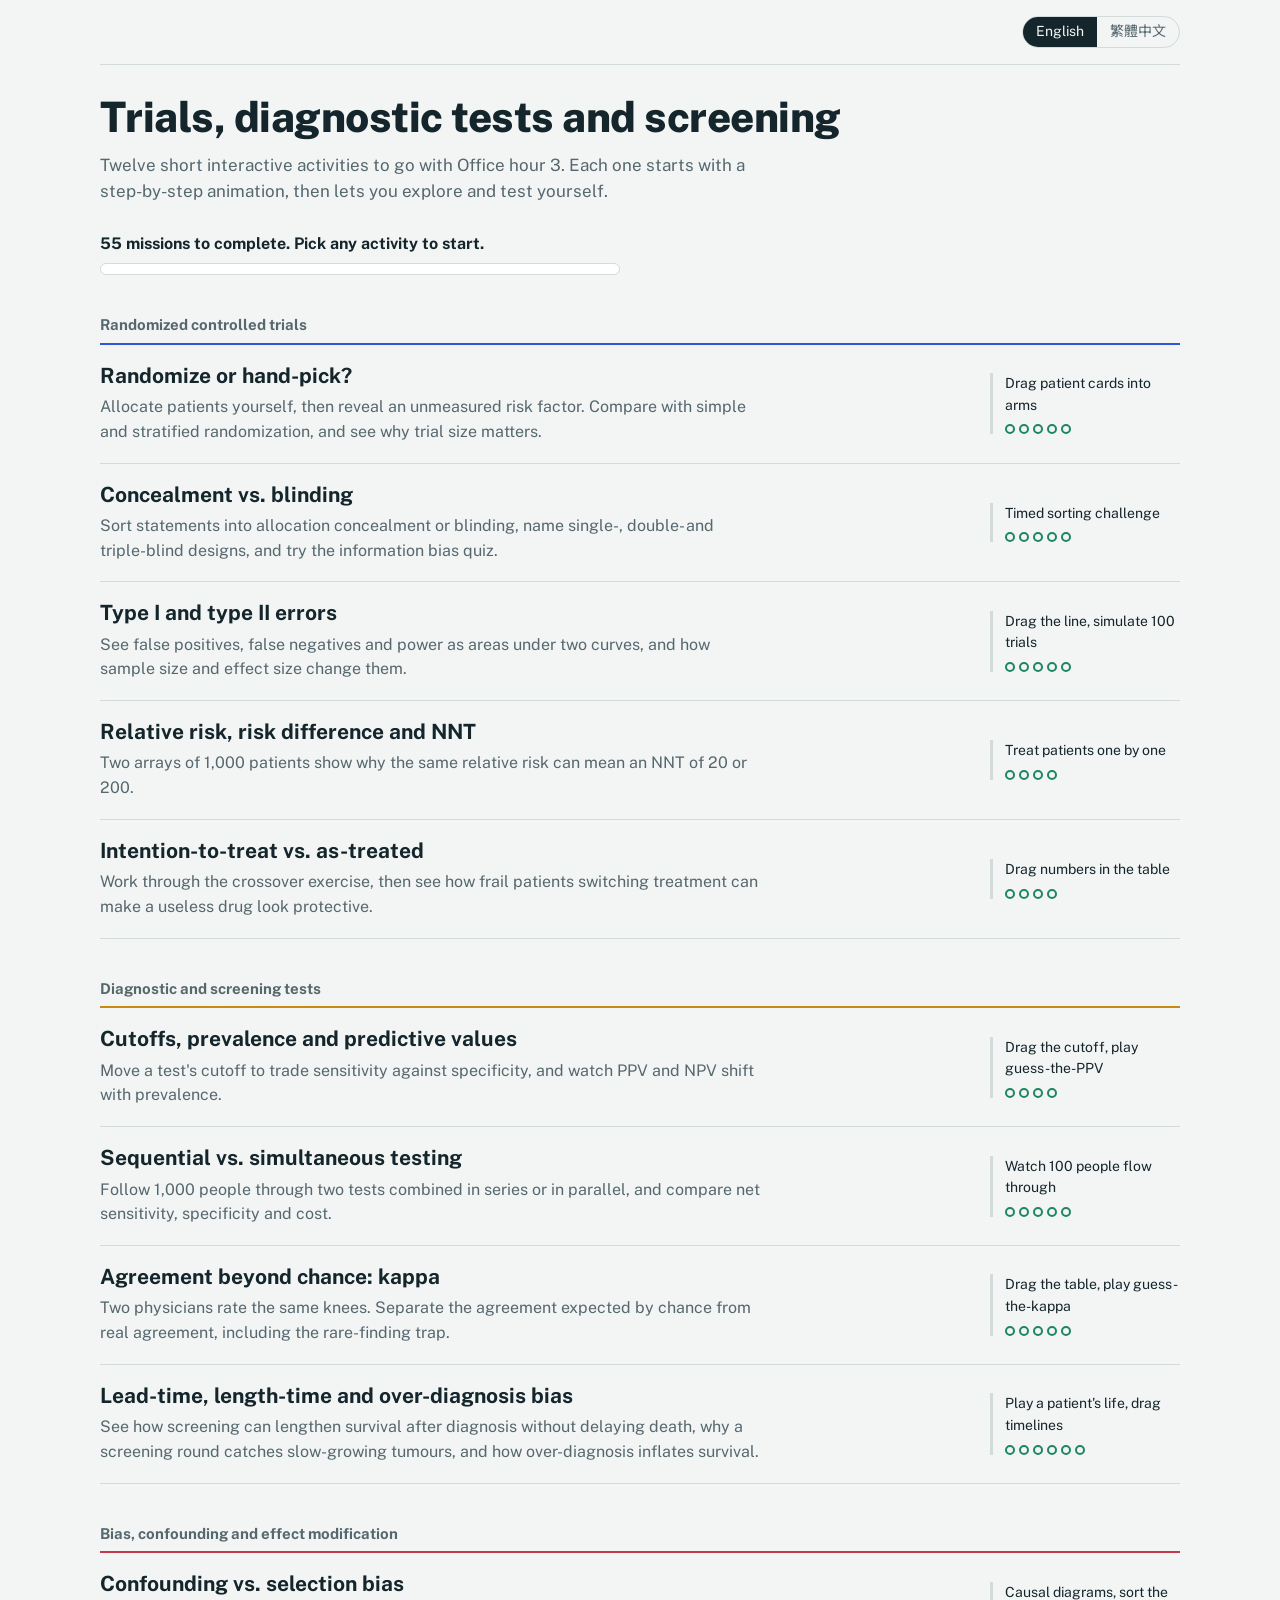
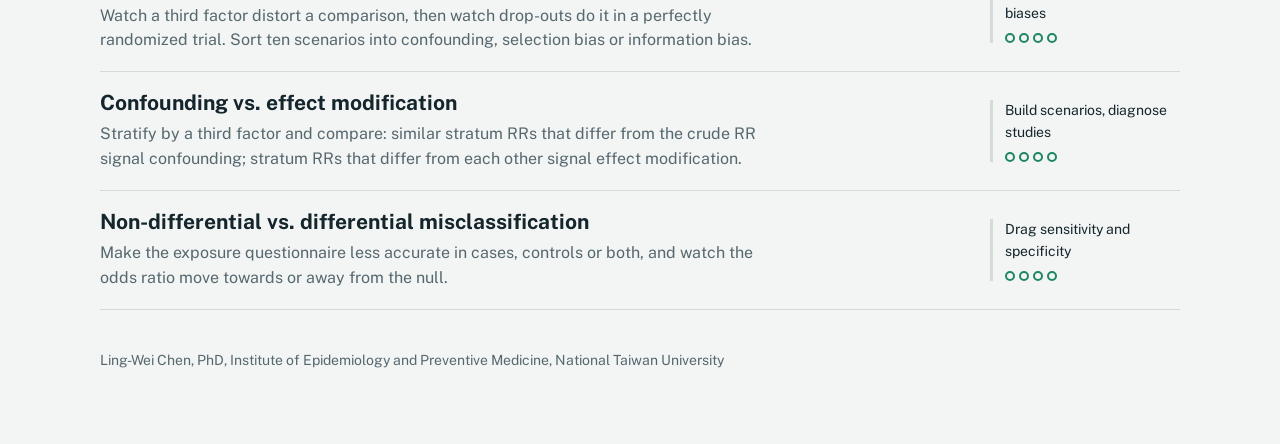
<file: office-hour-3-interactives-single.html>
<!doctype html>
<html lang="en">
<head>
<meta charset="utf-8">
<meta name="viewport" content="width=device-width, initial-scale=1, viewport-fit=cover">
<title>Trials, diagnostic tests and screening: interactive practice</title>
<link rel="preconnect" href="https://fonts.googleapis.com">
<link rel="preconnect" href="https://fonts.gstatic.com" crossorigin>
<link href="https://fonts.googleapis.com/css2?family=Public+Sans:wght@400;600;700;800&family=Noto+Sans+TC:wght@400;500;700&display=swap" rel="stylesheet">
<style>
/* Shared styles for the epidemiology interactives.
   Colour carries meaning across every activity:
   cobalt = treatment arm / has the disease, ochre = control arm / no disease. */
:root {
  --paper: #F2F5F4;
  --surface: #FFFFFF;
  --ink: #15252C;
  --muted: #56676E;
  --rule: #D2DBD9;
  --a: #2E56D8;        /* treatment / diseased */
  --a-soft: #D9E2FB;
  --b: #C98A10;        /* control / not diseased */
  --b-soft: #F6E9C9;
  --bad: #C4364C;
  --good: #1E8660;
  --focus: #2E56D8;
  --font: "Public Sans", "Noto Sans TC", system-ui, -apple-system, "PingFang TC", "Microsoft JhengHei", sans-serif;
  color-scheme: light dark;
}
@media (prefers-color-scheme: dark) {
  :root:not([data-theme="light"]) {
    --paper: #0F171B;
    --surface: #172329;
    --ink: #E4ECEE;
    --muted: #97A9B0;
    --rule: #2B3A41;
    --a: #7E9CFF;
    --a-soft: #22305C;
    --b: #EDB547;
    --b-soft: #46371A;
    --bad: #FF7B8D;
    --good: #52D2A2;
    --focus: #7E9CFF;
  }
}
:root[data-theme="dark"] {
    --paper: #0F171B;
    --surface: #172329;
    --ink: #E4ECEE;
    --muted: #97A9B0;
    --rule: #2B3A41;
    --a: #7E9CFF;
    --a-soft: #22305C;
    --b: #EDB547;
    --b-soft: #46371A;
    --bad: #FF7B8D;
    --good: #52D2A2;
    --focus: #7E9CFF;
}

* { box-sizing: border-box; }
:root { box-sizing: border-box; padding-top: env(safe-area-inset-top, 0px); padding-bottom: env(safe-area-inset-bottom, 0px); }
html { scroll-padding-top: env(safe-area-inset-top, 0px); }
html, body { margin: 0; }
body {
  font-family: var(--font);
  background: var(--paper);
  color: var(--ink);
  font-size: 16px;
  line-height: 1.55;
  -webkit-font-smoothing: antialiased;
}
.wrap { max-width: 1120px; margin: 0 auto; padding: 0 20px 72px; }

.topbar {
  display: flex; justify-content: space-between; align-items: center; gap: 12px;
  padding: 16px 0; margin-bottom: 28px; border-bottom: 1px solid var(--rule);
}
.back { color: var(--muted); text-decoration: none; font-weight: 600; font-size: 15px; }
.back:hover { color: var(--ink); }
.back::before { content: "‹\00a0"; }
.lang-toggle { display: inline-flex; border: 1px solid var(--rule); border-radius: 999px; overflow: hidden; }
.lang-toggle button {
  font: inherit; font-size: 14px; border: 0; background: transparent; color: var(--muted);
  padding: 4px 13px; cursor: pointer;
}
.lang-toggle button[aria-pressed="true"] { background: var(--ink); color: var(--paper); }

h1 { font-size: clamp(28px, 4.2vw, 42px); line-height: 1.12; margin: 0 0 12px; font-weight: 800; letter-spacing: -0.012em; }
h2 { font-size: 20px; line-height: 1.3; margin: 0 0 10px; font-weight: 700; }
h3 { font-size: 16px; margin: 0 0 8px; font-weight: 700; }
p { margin: 0 0 12px; }
.lede { max-width: 68ch; color: var(--muted); font-size: 17px; margin: 0 0 28px; }
.small { font-size: 14px; color: var(--muted); }
.num { font-variant-numeric: tabular-nums; }
.a { color: var(--a); } .b { color: var(--b); }
.good { color: var(--good); } .bad { color: var(--bad); }

.panel { background: var(--surface); border: 1px solid var(--rule); border-radius: 8px; padding: 20px; }
.stack > * + * { margin-top: 20px; }
.cols { display: grid; gap: 20px; grid-template-columns: repeat(auto-fit, minmax(300px, 1fr)); }
.cols-2-1 { display: grid; gap: 20px; grid-template-columns: minmax(0, 1.6fr) minmax(280px, 1fr); }
@media (max-width: 820px) { .cols-2-1 { grid-template-columns: 1fr; } }

.btn {
  font: inherit; font-size: 15px; font-weight: 600; line-height: 1.2;
  padding: 9px 14px; border-radius: 6px; cursor: pointer;
  border: 1px solid var(--ink); background: var(--ink); color: var(--paper);
}
.btn:hover { filter: brightness(1.15); }
.btn.ghost { background: transparent; color: var(--ink); border-color: var(--rule); }
.btn.ghost:hover { border-color: var(--ink); filter: none; }
.btn[aria-pressed="true"] { background: var(--ink); color: var(--paper); border-color: var(--ink); }
.btn-row { display: flex; flex-wrap: wrap; gap: 8px; margin: 0 0 16px; }
:focus-visible { outline: 3px solid var(--focus); outline-offset: 2px; }

.field { margin: 0 0 14px; }
.field label, .field .lab { display: flex; justify-content: space-between; gap: 8px; font-size: 14px; font-weight: 600; margin-bottom: 2px; }
.field output { font-variant-numeric: tabular-nums; }
input[type="range"] { width: 100%; accent-color: var(--ink); }
.check { display: flex; gap: 8px; align-items: center; font-size: 15px; cursor: pointer; }
.check input { width: 18px; height: 18px; accent-color: var(--ink); }

.scroll-x { overflow-x: auto; }
table.t { border-collapse: collapse; width: 100%; font-variant-numeric: tabular-nums; font-size: 15px; }
table.t th, table.t td { padding: 8px 10px; border-bottom: 1px solid var(--rule); text-align: right; vertical-align: middle; }
table.t th:first-child, table.t td:first-child { text-align: left; }
table.t thead th { font-size: 13px; color: var(--muted); font-weight: 600; }

/* Drag-and-type number cells */
input.scrub {
  font: inherit; font-variant-numeric: tabular-nums; font-weight: 700; font-size: 17px;
  width: 4.6em; text-align: center; padding: 6px 4px; border-radius: 6px;
  border: 1px dashed var(--muted); background: var(--paper); color: var(--ink);
  cursor: ew-resize; touch-action: none; -moz-appearance: textfield;
}
input.scrub::-webkit-inner-spin-button, input.scrub::-webkit-outer-spin-button { -webkit-appearance: none; margin: 0; }
input.scrub:focus { cursor: text; border-style: solid; border-color: var(--ink); }
input.scrub.scrubbing { border-style: solid; border-color: var(--a); }

.formula { font-variant-numeric: tabular-nums; font-size: 15px; }
.formula b { font-size: 17px; }
.big { font-size: 34px; font-weight: 800; line-height: 1.1; font-variant-numeric: tabular-nums; }

.notice { margin-top: 32px; padding: 14px 18px; border-left: 4px solid var(--ink); background: var(--surface); max-width: 82ch; border-radius: 0 8px 8px 0; }
.notice h2 { font-size: 17px; margin-bottom: 6px; }
.notice ul { margin: 0; padding-left: 20px; }
.notice li + li { margin-top: 4px; }

.legend { display: flex; flex-wrap: wrap; gap: 14px; font-size: 14px; color: var(--muted); margin: 8px 0 0; }
.legend span { display: inline-flex; align-items: center; gap: 6px; }
.sw { width: 14px; height: 14px; border-radius: 3px; display: inline-block; }

.sr-only { position: absolute; width: 1px; height: 1px; padding: 0; margin: -1px; overflow: hidden; clip: rect(0 0 0 0); white-space: nowrap; border: 0; }
svg text { font-family: var(--font); }
svg text.halo, svg text.ortxt { paint-order: stroke; stroke: var(--surface); stroke-width: 6px; stroke-linejoin: round; }
svg .drag-handle { cursor: ew-resize; touch-action: none; }
svg .drag-handle:focus { outline: none; }
svg .drag-handle:focus-visible .ring { stroke: var(--focus); stroke-width: 3; }

@media (prefers-reduced-motion: reduce) {
  *, *::before, *::after { transition: none !important; animation: none !important; }
}

/* ---------- missions ---------- */
.missions { border-left: 4px solid var(--good); }
.m-head { display: flex; justify-content: space-between; align-items: baseline; gap: 12px; }
.m-head h2 { margin: 0; }
.m-count { font-weight: 800; font-size: 20px; }
.m-prog { height: 8px; background: var(--paper); border-radius: 4px; overflow: hidden; margin: 8px 0 14px; }
.m-prog i { display: block; height: 100%; background: var(--good); transition: width .5s; }
.m-list { list-style: none; margin: 0; padding: 0; display: grid; gap: 10px 24px; grid-template-columns: repeat(auto-fit, minmax(280px, 1fr)); }
.m-list li { display: flex; gap: 10px; align-items: flex-start; font-size: 15px; line-height: 1.4; }
.m-box { flex: none; width: 20px; height: 20px; border: 2px solid var(--muted); border-radius: 5px; margin-top: 1px; position: relative; transition: background .2s, border-color .2s; }
.m-list li.done .m-box { background: var(--good); border-color: var(--good); }
.m-list li.done .m-box::after { content: ""; position: absolute; left: 5px; top: 1px; width: 5px; height: 10px; border: solid #fff; border-width: 0 2.5px 2.5px 0; transform: rotate(45deg); }
.m-list li.done .m-txt { color: var(--muted); }
.m-list li.just { animation: m-pop .6s ease; }
@keyframes m-pop { 0% { transform: scale(1); } 35% { transform: scale(1.05); } 100% { transform: scale(1); } }
.m-all { font-weight: 700; color: var(--good); margin: 12px 0 0; }
.m-reset { font: inherit; font-size: 13px; background: none; border: 0; color: var(--muted); text-decoration: underline; cursor: pointer; margin-top: 12px; padding: 0; }
.epi-toast { position: fixed; left: 50%; bottom: calc(20px + env(safe-area-inset-bottom, 0px)); transform: translate(-50%, 140%); background: var(--ink); color: var(--paper); padding: 10px 18px; border-radius: 999px; font-weight: 700; z-index: 2100; transition: transform .35s cubic-bezier(.2,.7,.2,1); max-width: calc(100vw - 32px); text-align: center; }
.epi-toast.show { transform: translate(-50%, 0); }

/* ---------- guessing game ---------- */
.game { border-left: 4px solid var(--a); }
.gg-q { font-size: 17px; margin-bottom: 12px; }
.gg-row { display: flex; gap: 16px; align-items: center; }
.gg-row input { flex: 1; }
.gg-val { font-size: 30px; font-weight: 800; width: 110px; flex: none; text-align: right; }
.gg-track { position: relative; height: 44px; margin: 6px 126px 0 0; border-bottom: 2px solid var(--rule); }
.gg-row + .gg-track + .btn-row { margin-top: 30px !important; }
.gg-band { position: absolute; bottom: 0; height: 12px; background: color-mix(in srgb, var(--good) 30%, transparent); border-radius: 3px; }
.gg-mk { position: absolute; bottom: 0; width: 0; }
.gg-mk::before { content: ""; position: absolute; bottom: 0; left: -1.5px; width: 3px; height: 26px; border-radius: 2px; }
.gg-mk b { position: absolute; bottom: 28px; transform: translateX(-50%); font-size: 13px; white-space: nowrap; }
.gg-mk.ans::before { background: var(--good); } .gg-mk.ans b { color: var(--good); }
.gg-mk.you::before { background: var(--ink); height: 18px; } .gg-mk.you b { bottom: -22px; color: var(--ink); }
.gg-fb { font-weight: 800; font-size: 18px; margin: 18px 0 4px; }
.gg-ex { font-size: 15px; color: var(--muted); }
.btn.play::before { content: "▶\00a0"; font-size: 12px; }

/* ---------- step-by-step explainer ---------- */
.loop-panel { padding: 0; overflow: hidden; margin-bottom: 20px; }
.loop svg { display: block; width: 100%; height: auto; }
.loop svg text { paint-order: stroke; stroke: var(--surface); stroke-width: 4px; stroke-linejoin: round; }
.loop-bar { display: flex; align-items: center; gap: 8px; padding: 10px 14px; border-bottom: 1px solid var(--rule); background: var(--paper); flex-wrap: wrap; }
.loop-btn, .loop-pp { width: 38px; height: 38px; flex: none; border-radius: 50%; cursor: pointer; line-height: 1; }
.loop-btn { border: 1px solid var(--rule); background: var(--surface); color: var(--ink); font-size: 22px; padding-bottom: 3px; }
.loop-btn:hover { border-color: var(--ink); }
.loop-pp { border: 0; background: var(--ink); color: var(--paper); font-size: 13px; }
.loop.waiting .loop-pp, .waiting .loop-pp { animation: loop-nudge 1.4s ease-in-out infinite; }
@keyframes loop-nudge { 0%, 100% { box-shadow: 0 0 0 0 color-mix(in srgb, var(--ink) 40%, transparent); } 50% { box-shadow: 0 0 0 7px transparent; } }
.loop-step { font-weight: 700; margin-left: 6px; }
.loop-opts { margin-left: auto; display: flex; align-items: center; gap: 14px; flex-wrap: wrap; }
.loop-speed { display: inline-flex; border: 1px solid var(--rule); border-radius: 999px; overflow: hidden; }
.loop-speed button { font: inherit; font-size: 13px; border: 0; background: var(--surface); color: var(--muted); padding: 4px 12px; cursor: pointer; }
.loop-speed button[aria-pressed="true"] { background: var(--ink); color: var(--paper); }
.loop-opts .check { font-size: 14px; }
.loop-body { display: grid; grid-template-columns: minmax(0, 1fr) 300px; }
@media (max-width: 880px) { .loop-body { grid-template-columns: 1fr; } }
.loop-stage { border-right: 1px solid var(--rule); }
@media (max-width: 880px) { .loop-stage { border-right: 0; border-bottom: 1px solid var(--rule); } }
.loop-prog { height: 4px; background: var(--paper); }
.loop-prog i { display: block; height: 100%; background: var(--ink); }
.loop-side { position: relative; min-height: 200px; }
.loop-steps { list-style: none; margin: 0; padding: 10px 12px; display: flex; flex-direction: column; gap: 4px; position: absolute; inset: 0; overflow-y: auto; }
@media (max-width: 880px) { .loop-side { min-height: 0; } .loop-steps { position: static; } }
.loop-steps li { border-radius: 8px; }
.loop-steps li button { font: inherit; display: flex; gap: 10px; align-items: flex-start; width: 100%; text-align: left; background: none; border: 0; padding: 7px 8px; cursor: pointer; color: var(--muted); border-radius: 8px; }
.loop-steps li button:hover { background: var(--paper); }
.loop-steps .n { flex: none; width: 22px; height: 22px; border-radius: 50%; border: 2px solid var(--rule); display: grid; place-items: center; font-size: 12px; font-weight: 800; }
.loop-steps .tt { font-size: 14px; font-weight: 600; line-height: 1.35; padding-top: 1px; }
.loop-steps li.past .n { background: var(--rule); }
.loop-steps li.on { background: var(--paper); }
.loop-steps li.on button { color: var(--ink); }
.loop-steps li.on .n { background: var(--ink); border-color: var(--ink); color: var(--paper); }
.loop-steps li.on .tt { font-size: 16px; font-weight: 800; }
.loop-steps li p { margin: 0; padding: 0 12px 12px 40px; font-size: 15px; line-height: 1.5; animation: loop-in .4s ease; }
@keyframes loop-in { from { opacity: 0; transform: translateY(-4px); } to { opacity: 1; transform: none; } }

/* ---------- tabs ---------- */
.tabs { display: flex; gap: 6px; margin: -8px 0 20px; border-bottom: 2px solid var(--rule); scroll-margin-top: 12px; }
.tabs button { font: inherit; font-size: 16px; font-weight: 700; display: inline-flex; align-items: center; gap: 8px; padding: 10px 18px 12px; border: 0; background: none; color: var(--muted); cursor: pointer; border-bottom: 3px solid transparent; margin-bottom: -2px; }
.tabs button:hover { color: var(--ink); }
.tabs button[aria-selected="true"] { color: var(--ink); border-bottom-color: var(--ink); }
.tabs .ic { font-size: 13px; }
.tab-badge { font-size: 12px; font-weight: 700; padding: 1px 8px; border-radius: 999px; background: var(--paper); border: 1px solid var(--rule); }
.tab-next { display: flex; justify-content: flex-end; margin: 18px 0 0; }
@media (max-width: 520px) { .tabs button { padding: 10px 10px 12px; font-size: 15px; } }

</style>
</head>
<body>
<div id="app"></div>
<template id="tpl-index"><style>
  .topbar { justify-content: flex-end; }
  .hero { max-width: 760px; margin-bottom: 40px; }
  .group { margin-bottom: 40px; }
  .group h2 { font-size: 15px; color: var(--muted); font-weight: 700; padding-bottom: 8px; border-bottom: 2px solid var(--ink); margin-bottom: 0; }
  .group[data-c="a"] h2 { border-color: var(--a); }
  .group[data-c="b"] h2 { border-color: var(--b); }
  .group[data-c="r"] h2 { border-color: var(--bad); }
  .act { display: grid; grid-template-columns: minmax(0, 1fr) 190px; gap: 6px 24px; padding: 18px 0; border-bottom: 1px solid var(--rule); text-decoration: none; color: inherit; }
  .act:hover .name { text-decoration: underline; text-underline-offset: 3px; }
  .act .name { font-size: 21px; font-weight: 700; line-height: 1.25; }
  .act .desc { color: var(--muted); max-width: 66ch; grid-column: 1; }
  .act .how { grid-column: 2; grid-row: 1 / span 2; align-self: center; font-size: 14px; color: var(--ink); border-left: 3px solid var(--rule); padding-left: 12px; }
  @media (max-width: 640px) { .act { grid-template-columns: 1fr; } .act .how { grid-column: 1; grid-row: auto; } }
  .pips { display: flex; gap: 4px; margin-top: 8px; }
  .pips i { width: 10px; height: 10px; border-radius: 50%; border: 2px solid var(--good); display: block; }
  .pips i.on { background: var(--good); }
  .pips.full::after { content: "★"; color: var(--good); font-size: 14px; line-height: 10px; margin-left: 4px; }
  .overall { max-width: 520px; margin: -12px 0 40px; }
  .overall .bar { height: 12px; background: var(--surface); border: 1px solid var(--rule); border-radius: 999px; overflow: hidden; margin-top: 6px; }
  .overall .bar i { display: block; height: 100%; background: var(--good); transition: width .6s; }
  footer { color: var(--muted); font-size: 14px; margin-top: 24px; }
</style>
<div class="wrap">
  <header class="topbar">
    <div class="lang-toggle" role="group" aria-label="Language / 語言"><button data-lang="en" lang="en">English</button><button data-lang="zh" lang="zh-Hant">繁體中文</button></div>
  </header>

  <div class="hero">
    <h1 data-i18n="title">Trials, diagnostic tests and screening</h1>
    <p class="lede" data-i18n="lede">Twelve short interactive activities to go with Office hour 3. Each one takes a few minutes: drag, change the numbers, and see the concept respond.</p>
  </div>

  <div class="overall"><div id="overallTxt" style="font-weight:700"></div><div class="bar" aria-hidden="true"><i id="overallBar"></i></div></div>

  <section class="group" data-c="a">
    <h2 data-i18n="g1">Randomized controlled trials</h2>
    <a class="act" href="#randomization"><span class="name" data-i18n="t1">Randomize or hand-pick?</span><span class="desc" data-i18n="d1">Allocate patients yourself, then reveal an unmeasured risk factor. Compare with simple and stratified randomization, and see why trial size matters.</span><span class="how" data-i18n="h1">Drag patient cards into arms</span></a>
    <a class="act" href="#concealment-blinding"><span class="name" data-i18n="t2">Concealment vs. blinding</span><span class="desc" data-i18n="d2">Sort statements into allocation concealment or blinding, name single-, double- and triple-blind designs, and try the information bias quiz.</span><span class="how" data-i18n="h2">Drag statements into boxes</span></a>
    <a class="act" href="#power"><span class="name" data-i18n="t8">Type I and type II errors</span><span class="desc" data-i18n="d8">See false positives, false negatives and power as areas under two curves, and how sample size and effect size change them.</span><span class="how" data-i18n="h8">Drag the decision line</span></a>
    <a class="act" href="#nnt"><span class="name" data-i18n="t9">Relative risk, risk difference and NNT</span><span class="desc" data-i18n="d9">Two arrays of 1,000 patients show why the same relative risk can mean an NNT of 20 or 200.</span><span class="how" data-i18n="h9">Drag the risk sliders</span></a>
    <a class="act" href="#itt"><span class="name" data-i18n="t3">Intention-to-treat vs. as-treated</span><span class="desc" data-i18n="d3">Work through the crossover exercise, then see how frail patients switching treatment can make a useless drug look protective.</span><span class="how" data-i18n="h3">Drag numbers in the table</span></a>
  </section>

  <section class="group" data-c="b">
    <h2 data-i18n="g2">Diagnostic and screening tests</h2>
    <a class="act" href="#diagnostic"><span class="name" data-i18n="t4">Cutoffs, prevalence and predictive values</span><span class="desc" data-i18n="d4">Move a test's cutoff to trade sensitivity against specificity, and watch PPV and NPV shift with prevalence.</span><span class="how" data-i18n="h4">Drag the cutoff and the prevalence</span></a>
    <a class="act" href="#multiple-tests"><span class="name" data-i18n="t5">Sequential vs. simultaneous testing</span><span class="desc" data-i18n="d5">Follow 1,000 people through two tests combined in series or in parallel, and compare net sensitivity, specificity and cost.</span><span class="how" data-i18n="h5">Drag the sliders</span></a>
    <a class="act" href="#kappa"><span class="name" data-i18n="t6">Agreement beyond chance: kappa</span><span class="desc" data-i18n="d6">Two physicians rate the same knees. Separate the agreement expected by chance from real agreement, including the rare-finding trap.</span><span class="how" data-i18n="h6">Drag numbers in the table</span></a>
    <a class="act" href="#screening-bias"><span class="name" data-i18n="t7">Lead-time, length-time and over-diagnosis bias</span><span class="desc" data-i18n="d7">See how screening can lengthen survival after diagnosis without delaying death, and why a screening round catches slow-growing tumours.</span><span class="how" data-i18n="h7">Drag points on timelines</span></a>
  </section>

  <section class="group" data-c="r">
    <h2 data-i18n="g3">Bias, confounding and effect modification</h2>
    <a class="act" href="#confounding-selection"><span class="name" data-i18n="t11">Confounding vs. selection bias</span><span class="desc" data-i18n="d11">Watch a third factor distort a comparison, then watch drop-outs do it in a perfectly randomized trial. Sort ten scenarios into confounding, selection bias or information bias.</span><span class="how" data-i18n="h11">Causal diagrams, sort the biases</span></a>
    <a class="act" href="#effect-modification"><span class="name" data-i18n="t12">Confounding vs. effect modification</span><span class="desc" data-i18n="d12">Stratify by a third factor and compare: similar stratum RRs that differ from the crude RR signal confounding; stratum RRs that differ from each other signal effect modification.</span><span class="how" data-i18n="h12">Build scenarios, diagnose studies</span></a>
    <a class="act" href="#misclassification"><span class="name" data-i18n="t10">Non-differential vs. differential misclassification</span><span class="desc" data-i18n="d10">Make the exposure questionnaire less accurate in cases, controls or both, and watch the odds ratio move towards or away from the null.</span><span class="how" data-i18n="h10">Drag sensitivity and specificity</span></a>
  </section>

  <footer data-i18n="foot">Ling-Wei Chen, PhD · Institute of Epidemiology and Preventive Medicine, National Taiwan University</footer>
</div>
</template>
<template id="tpl-randomization"><style>
  .zones { display: grid; grid-template-columns: 1fr 1fr; gap: 16px; margin-top: 16px; }
  @media (max-width: 640px) { .zones { grid-template-columns: 1fr; } }
  .zone { border: 2px dashed var(--rule); border-radius: 8px; padding: 12px; min-height: 120px; transition: border-color .15s, background .15s; }
  .zone h3 { display: flex; justify-content: space-between; }
  .zone.over { border-style: solid; }
  .zone[data-zone="pool"] { background: var(--paper); }
  .zone[data-zone="tx"] { border-color: var(--a); }
  .zone[data-zone="tx"].over { background: var(--a-soft); }
  .zone[data-zone="ctl"] { border-color: var(--b); }
  .zone[data-zone="ctl"].over { background: var(--b-soft); }
  .people { display: flex; flex-wrap: wrap; gap: 8px; min-height: 58px; }
  .person {
    font: inherit; position: relative; width: 56px; height: 58px; padding: 4px 0 0;
    border: 1px solid var(--ink); border-radius: 6px; background: var(--surface); color: var(--ink);
    cursor: grab; display: grid; place-items: center; line-height: 1.05; user-select: none;
  }
  .person .age { font-size: 19px; font-weight: 800; font-variant-numeric: tabular-nums; }
  .person .sex { font-size: 12px; color: var(--muted); font-weight: 600; }
  .person.dragging { cursor: grabbing; box-shadow: 0 6px 18px rgba(0,0,0,.25); }
  .zone[data-zone="tx"] .person { background: var(--a-soft); border-color: var(--a); }
  .zone[data-zone="ctl"] .person { background: var(--b-soft); border-color: var(--b); }
  .reveal .person.hidden-risk::after {
    content: ""; position: absolute; top: -6px; right: -6px; width: 14px; height: 14px;
    background: var(--bad); border: 2px solid var(--surface); transform: rotate(45deg);
  }
  .diff-bar { display: inline-block; height: 8px; border-radius: 4px; background: var(--muted); vertical-align: middle; margin-left: 6px; }
  .diff-big { color: var(--bad); font-weight: 700; }
  .sim-row { display: grid; grid-template-columns: 100px 1fr auto; gap: 10px; align-items: center; margin: 6px 0; font-size: 14px; }
  .sim-track { height: 16px; background: var(--paper); border-radius: 4px; overflow: hidden; }
  .sim-fill { height: 100%; background: var(--ink); width: 0; transition: width .5s; }
  .cols-2-1 { grid-template-columns: minmax(0, 1.25fr) minmax(360px, 1fr); }
  @media (max-width: 900px) { .cols-2-1 { grid-template-columns: 1fr; } }
  #balBody td, .t thead th { padding: 7px 6px; font-size: 14px; }
  #balBody td:not(:first-child) { white-space: nowrap; }
  .status { min-height: 1.5em; font-weight: 600; margin: 0 0 8px; }
</style>
<div class="wrap">
  <header class="topbar">
    <a class="back" href="#index" data-i18n="back">All activities</a>
    <div class="lang-toggle" role="group" aria-label="Language / 語言"><button data-lang="en" lang="en">English</button><button data-lang="zh" lang="zh-Hant">繁體中文</button></div>
  </header>

  <h1 data-i18n="title">Randomize or hand-pick?</h1>
  <p class="lede" data-i18n="lede">Twenty patients join a trial. Try to build two comparable groups yourself by dragging each card into the treatment or control arm, using the sex and age you can see. Then reveal a risk factor nobody measured, and compare your groups with what randomization does.</p>

  <section class="panel loop-panel" id="loop" aria-label="Animated step-by-step explainer" data-i18n-aria="loopAria"></section>

  <section class="panel missions" id="missions" style="margin-bottom:20px"></section>

  <div class="cols-2-1">
    <section class="panel" aria-labelledby="alloc-h">
      <h2 id="alloc-h" data-i18n="allocH">Allocate the patients</h2>
      <div class="btn-row">
        <button class="btn" id="simpleBtn" data-i18n="simple">Simple randomization</button>
        <button class="btn" id="stratBtn" data-i18n="strat">Stratified by sex and age</button>
        <button class="btn ghost" id="resetBtn" data-i18n="resetPool">Return all to waiting room</button>
      </div>
      <label class="check"><input type="checkbox" id="revealChk"> <span data-i18n="reveal">Reveal the unmeasured risk factor</span></label>
      <p class="small" style="margin-top:6px" data-i18n="cardHint">Each card shows age and sex. Drag it into an arm, or tap it to move it along: waiting room, treatment, control.</p>

      <div id="board">
        <div class="zone" data-zone="pool">
          <h3><span data-i18n="pool">Waiting room</span><span class="num" id="poolN"></span></h3>
          <div class="people" id="z-pool"></div>
        </div>
        <div class="zones">
          <div class="zone" data-zone="tx">
            <h3><span class="a" data-i18n="tx">Treatment arm</span><span class="num" id="txN"></span></h3>
            <div class="people" id="z-tx"></div>
          </div>
          <div class="zone" data-zone="ctl">
            <h3><span class="b" data-i18n="ctl">Control arm</span><span class="num" id="ctlN"></span></h3>
            <div class="people" id="z-ctl"></div>
          </div>
        </div>
      </div>
    </section>

    <aside class="stack">
      <section class="panel" aria-labelledby="bal-h">
        <h2 id="bal-h" data-i18n="balH">Baseline table</h2>
        <p class="status" id="status" aria-live="polite"></p>
        <div class="scroll-x">
          <table class="t">
            <thead><tr><th></th><th class="a" data-i18n="txShort">Treatment</th><th class="b" data-i18n="ctlShort">Control</th><th data-i18n="diff">Difference</th></tr></thead>
            <tbody id="balBody"></tbody>
          </table>
        </div>
        <p class="small" style="margin-top:10px" data-i18n="balNote">Like “Table 1” of a trial report: are the arms similar at baseline?</p>
      </section>

      <section class="panel" aria-labelledby="sim-h">
        <h2 id="sim-h" data-i18n="simH">Does trial size matter?</h2>
        <p class="small" data-i18n="simP">Randomize 1,000 trials of each size. Bars show the average gap between arms in the share of patients with the unmeasured risk factor (40% of patients have it).</p>
        <button class="btn ghost" id="simBtn" data-i18n="simBtn">Run 1,000 trials of each size</button>
        <div id="simOut" style="margin-top:12px"></div>
      </section>
    </aside>
  </div>

  <section class="notice">
    <h2 data-i18n="notice">What to notice</h2>
    <ul>
      <li data-i18n="n1">Hand allocation can balance what you can see, but you can only match on variables you know about and can measure. Randomization also balances unmeasured confounders.</li>
      <li data-i18n="n2">Randomization tends to balance both measured and unmeasured factors, but it is not a guarantee, especially in small trials.</li>
      <li data-i18n="n3">Stratified randomization makes sure the arms are balanced on the factors you stratify on (here sex and age group); the unmeasured factor is still left to chance.</li>
      <li data-i18n="n4">With more participants, chance imbalances shrink.</li>
    </ul>
  </section>
</div>

</template>
<template id="tpl-concealment-blinding"><style>
  .bins { display: grid; grid-template-columns: 1fr 1fr; gap: 16px; margin-top: 16px; }
  @media (max-width: 680px) { .bins { grid-template-columns: 1fr; } }
  .zone { border: 2px dashed var(--rule); border-radius: 8px; padding: 12px; min-height: 140px; }
  .zone.over { border-style: solid; border-color: var(--ink); background: var(--paper); }
  .zone[data-zone="pool"] { background: var(--paper); }
  .zone h3 small { display: block; font-weight: 400; color: var(--muted); font-size: 13px; }
  .cards { display: flex; flex-direction: column; gap: 8px; min-height: 40px; }
  .zone[data-zone="pool"] .cards { flex-direction: row; flex-wrap: wrap; }
  .card {
    font: inherit; font-size: 15px; text-align: left; line-height: 1.35;
    padding: 9px 12px; border-radius: 6px; border: 1px solid var(--ink);
    background: var(--surface); color: var(--ink); cursor: grab; user-select: none; max-width: 100%;
  }
  .zone[data-zone="pool"] .card { flex: 1 1 260px; }
  .card.dragging { cursor: grabbing; box-shadow: 0 6px 18px rgba(0,0,0,.25); }
  .card.right { border-color: var(--good); border-width: 2px; }
  .card.wrong { border-color: var(--bad); border-width: 2px; }
  .card .why { display: none; margin-top: 6px; font-size: 13px; color: var(--muted); }
  .card.right .why, .card.wrong .why { display: block; }
  .card .mark { font-weight: 800; margin-right: 6px; }
  .card .mark:empty { display: none; }
  .card.right .mark { color: var(--good); }
  .card.wrong .mark { color: var(--bad); }
  .score { font-weight: 700; margin-left: 8px; align-self: center; }
  .switches { display: grid; gap: 10px; }
  .switch {
    font: inherit; display: flex; justify-content: space-between; align-items: center; gap: 12px;
    padding: 10px 14px; border: 1px solid var(--rule); border-radius: 8px; background: var(--surface); color: var(--ink); cursor: pointer; text-align: left;
  }
  .switch .state { font-size: 14px; font-weight: 700; padding: 2px 10px; border-radius: 999px; background: var(--paper); color: var(--muted); white-space: nowrap; }
  .switch[aria-pressed="true"] { border-color: var(--ink); }
  .switch[aria-pressed="true"] .state { background: var(--ink); color: var(--paper); }
  .design-name { font-size: 28px; font-weight: 800; margin: 4px 0 6px; }
  .opts { display: grid; gap: 8px; margin: 12px 0; }
  .opt { font: inherit; text-align: left; padding: 9px 12px; border: 1px solid var(--rule); border-radius: 6px; background: var(--surface); color: var(--ink); cursor: pointer; }
  .opt.right { border-color: var(--good); border-width: 2px; }
  .opt.wrong { border-color: var(--bad); border-width: 2px; }
</style>
<div class="wrap">
  <header class="topbar">
    <a class="back" href="#index" data-i18n="back">All activities</a>
    <div class="lang-toggle" role="group" aria-label="Language / 語言"><button data-lang="en" lang="en">English</button><button data-lang="zh" lang="zh-Hant">繁體中文</button></div>
  </header>

  <h1 data-i18n="title">Concealment vs. blinding</h1>
  <p class="lede" data-i18n="lede">Allocation concealment and blinding (masking) are easy to mix up. Watch what each protects against, and what goes wrong without it.</p>

  <section class="panel loop-panel" id="loop" aria-label="Animated step-by-step explainer" data-i18n-aria="loopAria"></section>

  <section class="panel missions" id="missions" style="margin-bottom:20px"></section>

  <section class="panel" data-challenge style="margin-top:20px">
    <h2 data-i18n="sortH">Sort the statements</h2>
    <div class="btn-row">
      <button class="btn" id="checkBtn" data-i18n="check">Check my answers</button>
      <button class="btn ghost" id="resetBtn" data-i18n="reset">Reset</button>
      <span class="score" id="score" aria-live="polite"></span>
      <span class="score num" id="timer" style="margin-left:auto;color:var(--muted)"></span>
    </div>
    <p class="small" data-i18n="hint">Drag a statement into a box. Tapping a statement moves it along: unsorted, concealment, blinding.</p>
    <div class="zone" data-zone="pool"><h3 data-i18n="unsorted">Unsorted</h3><div class="cards" id="z-pool"></div></div>
    <div class="bins">
      <div class="zone" data-zone="conceal"><h3><span data-i18n="concealH">Allocation concealment</span><small data-i18n="concealSub">Hides the upcoming assignment</small></h3><div class="cards" id="z-conceal"></div></div>
      <div class="zone" data-zone="blind"><h3><span data-i18n="blindH">Blinding (masking)</span><small data-i18n="blindSub">Hides the assignment already made</small></h3><div class="cards" id="z-blind"></div></div>
    </div>
  </section>

  <div class="cols" style="margin-top:20px">
    <section class="panel">
      <h2 data-i18n="levelsH">Who is kept unaware?</h2>
      <p class="small" data-i18n="levelsP">Switch each group on if they do not know which treatment each participant receives.</p>
      <div class="switches" id="switches"></div>
      <p class="small" style="margin:16px 0 0" data-i18n="thisIs">This design is called</p>
      <div class="design-name" id="designName" aria-live="polite"></div>
      <p id="designNote" class="small"></p>
    </section>

    <section class="panel" data-challenge style="margin-top:20px">
      <h2 data-i18n="quizH">Quick quiz</h2>
      <p data-i18n="quizQ">You are a research assistant in a trial of pill X for mental health. Your job is to assess participants' mental health with a validated instrument. One day, a mysterious email discloses every participant's intervention group. What kind of error can this introduce?</p>
      <div class="opts" id="opts"></div>
      <p id="quizFb" aria-live="polite"></p>
    </section>
  </div>

  <section class="notice">
    <h2 data-i18n="notice">What to notice</h2>
    <ul>
      <li data-i18n="n1">Concealment protects the randomization sequence during recruitment, before assignment, and prevents selection bias.</li>
      <li data-i18n="n2">Blinding works after randomization, keeping participants, investigators or assessors unaware of the treatment received, and prevents information (observation or ascertainment) bias.</li>
      <li data-i18n="n3">Blinding matters most when the outcome is subjective, such as self-reported pain. A placebo makes blinding possible, but a placebo or sham is not always feasible or ethical.</li>
    </ul>
  </section>
</div>

</template>
<template id="tpl-itt"><style>
  .grpbox { border: 1px solid var(--rule); border-radius: 8px; padding: 12px; }
  .grpbox h3 { display: flex; justify-content: space-between; gap: 8px; }
  .grpbox h3 .small { white-space: nowrap; }
  .dots { display: flex; flex-wrap: wrap; gap: 3px; }
  .dot { width: 11px; height: 11px; border-radius: 2px; position: relative; }
  .dot.A { background: var(--a); }
  .dot.C { background: var(--b); }
  .dot { will-change: transform; }
  .dot.d::after { content: ""; position: absolute; inset: 2.5px; border-radius: 50%; background: var(--surface); }
  .sub { margin-top: 8px; }
  .sub .cap { font-size: 12px; color: var(--muted); margin-bottom: 3px; }
  .view-toggle { display: inline-flex; border: 1px solid var(--rule); border-radius: 8px; overflow: hidden; margin-bottom: 14px; }
  .view-toggle button { font: inherit; font-size: 15px; font-weight: 600; border: 0; padding: 8px 14px; background: transparent; color: var(--muted); cursor: pointer; }
  .view-toggle button[aria-pressed="true"] { background: var(--ink); color: var(--paper); }
  .groups { display: grid; grid-template-columns: 1fr 1fr; gap: 14px; }
  @media (max-width: 560px) { .groups { grid-template-columns: 1fr; } }
  .rr-cards { display: grid; grid-template-columns: 1fr 1fr; gap: 14px; }
  .rr { border-top: 4px solid var(--ink); padding-top: 10px; }
  .rr .lab { font-weight: 700; }
  .rr .zh { font-size: 13px; color: var(--muted); }
  table.cells td.rg { font-weight: 700; text-align: left; vertical-align: top; }
  table.cells td { text-align: center; }
  table.cells th { text-align: center; }
  .tag { display: inline-block; font-size: 13px; font-weight: 700; padding: 1px 8px; border-radius: 999px; }
  .tag.A { background: var(--a-soft); color: var(--a); }
  .tag.C { background: var(--b-soft); color: var(--b); }
  .verdict { font-weight: 600; margin-top: 12px; }
</style>
<div class="wrap">
  <header class="topbar">
    <a class="back" href="#index" data-i18n="back">All activities</a>
    <div class="lang-toggle" role="group" aria-label="Language / 語言"><button data-lang="en" lang="en">English</button><button data-lang="zh" lang="zh-Hant">繁體中文</button></div>
  </header>

  <h1 data-i18n="title">Intention-to-treat vs. as-treated</h1>
  <p class="lede" data-i18n="lede">Patients do not always receive the treatment they were randomized to. Change the counts in the table and watch how the two analyses regroup the same people and give different answers.</p>

  <section class="panel loop-panel" id="loop" aria-label="Animated step-by-step explainer" data-i18n-aria="loopAria"></section>

  <section class="panel missions" id="missions" style="margin-bottom:20px"></section>

  <div class="cols-2-1">
    <section class="panel">
      <h2 data-i18n="tableH">The trial data</h2>
      <div class="btn-row" id="scen"></div>
      <div class="scroll-x">
        <table class="t cells">
          <thead><tr><th style="text-align:left" data-i18n="randTo">Randomized to</th><th data-i18n="received">Treatment actually received</th><th data-i18n="dYes">Disease X (yes)</th><th data-i18n="dNo">Disease X (no)</th></tr></thead>
          <tbody>
            <tr><td class="rg" rowspan="2" data-i18n="g1">Group 1 (Drug A)</td><td><span class="tag A" data-i18n="drugA">Drug A</span></td><td><input class="scrub" id="c0" type="number" min="0" max="300"></td><td><input class="scrub" id="c1" type="number" min="0" max="300"></td></tr>
            <tr><td><span class="tag C" data-i18n="cur">Current treatment</span></td><td><input class="scrub" id="c2" type="number" min="0" max="300"></td><td><input class="scrub" id="c3" type="number" min="0" max="300"></td></tr>
            <tr><td class="rg" rowspan="2" data-i18n="g2">Group 2 (Current treatment)</td><td><span class="tag A" data-i18n="drugA">Drug A</span></td><td><input class="scrub" id="c4" type="number" min="0" max="300"></td><td><input class="scrub" id="c5" type="number" min="0" max="300"></td></tr>
            <tr><td><span class="tag C" data-i18n="cur">Current treatment</span></td><td><input class="scrub" id="c6" type="number" min="0" max="300"></td><td><input class="scrub" id="c7" type="number" min="0" max="300"></td></tr>
          </tbody>
        </table>
      </div>
      <p class="small" style="margin-top:8px" data-i18n="dragHint">Drag a number left or right, or click to type.</p>

      <h2 style="margin-top:22px" data-i18n="seeH">See who is compared with whom</h2>
      <div class="view-toggle" role="group">
        <button data-view="itt" data-i18n="vItt">Intention-to-treat</button>
        <button data-view="at" data-i18n="vAt">As-treated</button>
      </div>
      <div class="groups" id="groups"></div>
      <div class="legend">
        <span><i class="sw" style="background:var(--a)"></i><span data-i18n="lgA">Received Drug A</span></span>
        <span><i class="sw" style="background:var(--b)"></i><span data-i18n="lgC">Received current treatment</span></span>
        <span><i class="dot A d" style="display:inline-block"></i><span data-i18n="lgD">Developed disease X</span></span>
      </div>
    </section>

    <aside class="panel">
      <h2 data-i18n="resH">Cumulative incidence ratio</h2>
      <p class="small" data-i18n="resP">Reference group: current treatment.</p>
      <div class="rr-cards">
        <div class="rr">
          <div class="lab" data-i18n="vItt">Intention-to-treat</div>
          <div class="big" id="rrItt"></div>
          <div class="formula" id="fItt"></div>
        </div>
        <div class="rr">
          <div class="lab" data-i18n="vAt">As-treated</div>
          <div class="big" id="rrAt"></div>
          <div class="formula" id="fAt"></div>
        </div>
      </div>
      <p class="verdict" id="verdict" aria-live="polite"></p>
      <hr style="border:0;border-top:1px solid var(--rule);margin:16px 0">
      <h3 data-i18n="howH">How each analysis groups patients</h3>
      <p class="small" data-i18n="howItt"><b>Intention-to-treat</b> compares patients by the group they were randomized to, whatever they actually received. It preserves randomization, so the groups stay comparable; the estimate is usually diluted towards 1 (more conservative).</p>
      <p class="small" data-i18n="howAt"><b>As-treated</b> compares patients by the treatment they actually received. People who switch are rarely a random subset, so this breaks randomization and can bring back confounding.</p>
    </aside>
  </div>

  <section class="notice">
    <h2 data-i18n="notice">What to notice</h2>
    <ul>
      <li data-i18n="n1">Load “Frail patients refuse Drug A”. The drug does nothing (intention-to-treat ratio = 1.00), yet the as-treated analysis makes it look protective, because sicker patients crossed over to current treatment.</li>
      <li data-i18n="n2">Set every crossover cell to 0: with full compliance the two analyses agree.</li>
      <li data-i18n="n3">Crossovers move the intention-to-treat estimate towards 1. That is the price of keeping randomization intact.</li>
    </ul>
  </section>
</div>

</template>
<template id="tpl-power"><style>
  svg { width: 100%; height: auto; display: block; }
  .tick { fill: var(--muted); font-size: 15px; }
  .dec { border-collapse: collapse; width: 100%; font-variant-numeric: tabular-nums; }
  .dec th, .dec td { border: 1px solid var(--rule); padding: 10px; text-align: center; vertical-align: middle; }
  .dec th { font-size: 13px; color: var(--muted); font-weight: 600; }
  .dec td .p { font-size: 26px; font-weight: 800; display: block; line-height: 1.1; }
  .dec td .n { font-size: 13px; font-weight: 600; }
  .dec td.ok { background: var(--paper); }
  .dec td.e1 { background: color-mix(in srgb, var(--bad) 14%, var(--surface)); color: var(--bad); }
  .dec td.e2 { background: var(--b-soft); color: var(--b); }
  .dec td.pw { background: var(--a-soft); color: var(--a); }
</style>
<div class="wrap">
  <header class="topbar">
    <a class="back" href="#index" data-i18n="back">All activities</a>
    <div class="lang-toggle" role="group" aria-label="Language / 語言"><button data-lang="en" lang="en">English</button><button data-lang="zh" lang="zh-Hant">繁體中文</button></div>
  </header>

  <h1 data-i18n="title">Type I and type II errors</h1>
  <p class="lede" data-i18n="lede">A trial compares therapy A with therapy B. The grey curve shows the results we would see if the therapies truly do not differ; the blue curve, if they truly do. Drag the decision line, the effect size and the sample size to see how the two kinds of error trade off.</p>

  <section class="panel loop-panel" id="loop" aria-label="Animated step-by-step explainer" data-i18n-aria="loopAria"></section>

  <section class="panel missions" id="missions" style="margin-bottom:20px"></section>

  <div class="cols-2-1">
    <section class="panel">
      <h2 data-i18n="curH">Possible trial results</h2>
      <svg id="pw" viewBox="0 0 720 320" role="img" aria-label="Sampling distributions under no difference and under a true difference"></svg>
      <div class="legend">
        <span><i class="sw" style="background:var(--bad)"></i><span data-i18n="lgA">Type I error, α (false positive)</span></span>
        <span><i class="sw" style="background:var(--b)"></i><span data-i18n="lgB">Type II error, β (false negative)</span></span>
        <span><i class="sw" style="background:var(--a)"></i><span data-i18n="lgP">Power, 1 − β</span></span>
      </div>
      <div style="margin-top:18px;padding-top:14px;border-top:1px solid var(--rule)">
        <div class="btn-row" style="align-items:center"><button class="btn play" id="simBtn" data-i18n="simBtn">Run 100 trials</button><span id="simCount" style="font-weight:700" aria-live="polite"></span></div>
        <svg id="simsvg" viewBox="0 0 720 230" role="img" aria-label="Results of simulated trials"></svg>
        <div class="legend" id="simLegend"></div>
      </div>
      <div class="cols" style="margin-top:14px">
        <div class="field"><label for="alpha"><span data-i18n="alphaL">Significance level α (two-sided)</span><output id="alphaO"></output></label><input type="range" id="alpha" min="0" max="1000" step="1"></div>
        <div class="field"><label for="d"><span data-i18n="dL">True difference (standardized effect size)</span><output id="dO"></output></label><input type="range" id="d" min="0" max="100" step="1"></div>
        <div class="field"><label for="n"><span data-i18n="nL">Participants per group</span><output id="nO"></output></label><input type="range" id="n" min="5" max="400" step="1"></div>
      </div>
      <div class="btn-row" id="presets"></div>
    </section>

    <aside class="panel">
      <h2 data-i18n="decH">Possible conclusions</h2>
      <div class="scroll-x">
        <table class="dec">
          <thead><tr><th></th><th data-i18n="rNo">In reality: treatments do not differ</th><th data-i18n="rYes">In reality: treatments differ</th></tr></thead>
          <tbody>
            <tr><th data-i18n="cNo">We conclude: no difference</th><td class="ok"><span class="p" id="pa"></span><span class="n" data-i18n="ca">(a) Correct</span></td><td class="e2"><span class="p" id="pb"></span><span class="n" data-i18n="cb">(b) Type II error</span></td></tr>
            <tr><th data-i18n="cYes">We conclude: they differ</th><td class="e1"><span class="p" id="pc"></span><span class="n" data-i18n="cc">(c) Type I error</span></td><td class="pw"><span class="p" id="pd"></span><span class="n" data-i18n="cd">(d) Correct: power</span></td></tr>
          </tbody>
        </table>
      </div>
      <p id="read" style="margin-top:14px" aria-live="polite"></p>
    </aside>
  </div>

  <section class="notice">
    <h2 data-i18n="notice">What to notice</h2>
    <ul>
      <li data-i18n="n1">Drag the decision line right (smaller α): fewer false positives, but more false negatives. With a fixed design you cannot shrink both errors at once.</li>
      <li data-i18n="n2">Increasing the sample size narrows the overlap between the curves, so power rises without changing α. This is why trials calculate sample size in advance.</li>
      <li data-i18n="n3">A small true effect needs a large trial. A “non-significant” result from a small trial is weak evidence that the treatments do not differ.</li>
    </ul>
  </section>
</div>

</template>
<template id="tpl-nnt"><style>
  .arrays { display: grid; grid-template-columns: 1fr 1fr; gap: 20px; }
  @media (max-width: 640px) { .arrays { grid-template-columns: 1fr; } }
  .arrays h3 { display: flex; justify-content: space-between; gap: 8px; }
  canvas { width: 100%; display: block; }
  .stats { display: grid; grid-template-columns: repeat(auto-fit, minmax(150px, 1fr)); gap: 14px; }
  .stat { border-top: 3px solid var(--ink); padding-top: 8px; }
  .stat .name { font-weight: 700; font-size: 14px; }
  .stat .f { font-size: 13px; color: var(--muted); font-variant-numeric: tabular-nums; }
  .stat.hl { border-color: var(--good); }
  .people { display: flex; flex-wrap: wrap; gap: 3px; margin-top: 10px; }
  .people i { width: 12px; height: 12px; border-radius: 50%; background: var(--rule); display: block; }
  .people i { transition: opacity .25s, transform .25s; }
  .people i.wait { opacity: .12; transform: scale(.6); }
  .people i.pulse { animation: pulse .9s ease 2; }
  @keyframes pulse { 0%, 100% { transform: scale(1); } 50% { transform: scale(1.7); } }
  .people i.one { background: var(--good); box-shadow: 0 0 0 2px var(--surface), 0 0 0 4px var(--good); }
  .people i.harm { background: var(--bad); box-shadow: 0 0 0 2px var(--surface), 0 0 0 4px var(--bad); }
</style>
<div class="wrap">
  <header class="topbar">
    <a class="back" href="#index" data-i18n="back">All activities</a>
    <div class="lang-toggle" role="group" aria-label="Language / 語言"><button data-lang="en" lang="en">English</button><button data-lang="zh" lang="zh-Hant">繁體中文</button></div>
  </header>

  <h1 data-i18n="title">Relative risk, risk difference and NNT</h1>
  <p class="lede" data-i18n="lede">The same relative risk can mean very different things in practice. Set the risk of the outcome with and without treatment, and compare the relative measure with the absolute ones.</p>

  <section class="panel loop-panel" id="loop" aria-label="Animated step-by-step explainer" data-i18n-aria="loopAria"></section>

  <section class="panel missions" id="missions" style="margin-bottom:20px"></section>

  <div class="cols-2-1">
    <section class="panel">
      <h2 data-i18n="arrH">1,000 untreated vs. 1,000 treated patients</h2>
      <div class="arrays">
        <div><h3><span class="b" data-i18n="untr">Untreated (control)</span><span class="num small" id="cN"></span></h3><canvas id="cv0" aria-hidden="true"></canvas></div>
        <div><h3><span class="a" data-i18n="tr">Treated</span><span class="num small" id="tN"></span></h3><canvas id="cv1" aria-hidden="true"></canvas></div>
      </div>
      <div class="legend">
        <span><i class="sw" style="background:var(--bad)"></i><span data-i18n="lgEv">Has the outcome (e.g. death)</span></span>
        <span><i class="sw" style="background:var(--good)"></i><span data-i18n="lgPrev">Outcome prevented by treatment</span></span>
        <span><i class="sw" style="background:var(--rule)"></i><span data-i18n="lgNo">No outcome</span></span>
      </div>
    </section>

    <aside class="panel">
      <h2 data-i18n="setH">Risks</h2>
      <div class="field"><label for="rc"><span data-i18n="rcL">Risk without treatment</span><output id="rcO"></output></label><input type="range" id="rc" min="0" max="500" step="5"></div>
      <div class="field"><label for="rt"><span data-i18n="rtL">Risk with treatment</span><output id="rtO"></output></label><input type="range" id="rt" min="0" max="500" step="5"></div>
      <div class="btn-row" id="presets" style="flex-direction:column;align-items:stretch"></div>
    </aside>
  </div>

  <section class="panel" style="margin-top:20px">
    <div class="stats">
      <div class="stat"><div class="name" data-i18n="rr">Relative risk</div><div class="big" id="rr"></div><div class="f" id="fRr"></div></div>
      <div class="stat"><div class="name" id="ardName"></div><div class="big" id="ard"></div><div class="f" id="fArd"></div></div>
      <div class="stat hl"><div class="name" id="nntName"></div><div class="big" id="nnt"></div><div class="f" id="fNnt"></div></div>
    </div>
    <p id="nntRead" style="margin-top:16px;font-weight:600" aria-live="polite"></p>
    <div class="people" id="people" aria-hidden="true"></div>
    <div class="btn-row" style="margin-top:14px;align-items:center"><button class="btn play" id="treatBtn" data-i18n="treatBtn">Treat patients one by one</button><span id="treatCount" class="num" style="font-weight:700" aria-live="polite"></span></div>
  </section>

  <section class="notice">
    <h2 data-i18n="notice">What to notice</h2>
    <ul>
      <li data-i18n="n1">Compare “Office hour example” with “Rare outcome, same relative risk”: the relative risk is 0.75 in both, but you need to treat 20 people in one case and 200 in the other to prevent one event.</li>
      <li data-i18n="n2">NNT = 1 ÷ (risk in untreated − risk in treated), rounded up to the next whole number. If treatment raises the risk, the same calculation gives the number needed to harm (NNH).</li>
      <li data-i18n="n3">NNT speaks to practitioners, but it should be reported with a 95% confidence interval and does not capture quality of life.</li>
    </ul>
  </section>
</div>

</template>
<template id="tpl-diagnostic"><style>
  svg { width: 100%; height: auto; display: block; }
  .axis { stroke: var(--muted); stroke-width: 1; }
  .tick { fill: var(--muted); font-size: 13px; }
  #dist .tick { font-size: 17px; }
  .two { border-collapse: collapse; width: 100%; font-variant-numeric: tabular-nums; }
  .two th, .two td { border: 1px solid var(--rule); padding: 8px; text-align: center; }
  .two th { font-size: 13px; color: var(--muted); font-weight: 600; }
  .two td.cell { font-size: 20px; font-weight: 800; }
  .two td.cell small { display: block; font-size: 12px; font-weight: 600; color: var(--muted); }
  .two td.tp { background: var(--a-soft); color: var(--a); }
  .two td.fn { color: var(--a); }
  .two td.fp { background: var(--b-soft); color: var(--b); }
  .two td.tn { color: var(--b); }
  .metrics { display: grid; grid-template-columns: 1fr 1fr; gap: 14px; margin-top: 16px; }
  .metric { border-top: 3px solid var(--ink); padding-top: 8px; }
  .metric .name { font-weight: 700; font-size: 14px; }
  .metric .name small { display: block; font-weight: 400; color: var(--muted); font-size: 12px; }
  .metric .val { font-size: 28px; font-weight: 800; font-variant-numeric: tabular-nums; line-height: 1.15; }
  .metric .f { font-size: 13px; color: var(--muted); font-variant-numeric: tabular-nums; }
  .metric .q { font-size: 13px; margin-top: 4px; }
  .seg { display: inline-flex; border: 1px solid var(--rule); border-radius: 8px; overflow: hidden; }
  .seg button { font: inherit; font-size: 14px; border: 0; padding: 6px 12px; background: transparent; color: var(--muted); cursor: pointer; font-variant-numeric: tabular-nums; }
  .seg button[aria-pressed="true"] { background: var(--ink); color: var(--paper); }
  .controls { display: grid; grid-template-columns: repeat(auto-fit, minmax(240px, 1fr)); gap: 8px 24px; margin-top: 12px; }
</style>
<div class="wrap">
  <header class="topbar">
    <a class="back" href="#index" data-i18n="back">All activities</a>
    <div class="lang-toggle" role="group" aria-label="Language / 語言"><button data-lang="en" lang="en">English</button><button data-lang="zh" lang="zh-Hant">繁體中文</button></div>
  </header>

  <h1 data-i18n="title">Cutoffs, prevalence and predictive values</h1>
  <p class="lede" data-i18n="lede">A test measures some value, and everyone above the cutoff is called positive. Drag the cutoff to trade sensitivity against specificity, then change the prevalence and watch the predictive values move while sensitivity and specificity stay put.</p>

  <section class="panel loop-panel" id="loop" aria-label="Animated step-by-step explainer" data-i18n-aria="loopAria"></section>

  <section class="panel missions" id="missions" style="margin-bottom:20px"></section>

  <div class="cols-2-1">
    <section class="panel">
      <h2 data-i18n="distH">Test values in the population</h2>
      <svg id="dist" viewBox="0 0 720 330" role="img" aria-labelledby="distDesc"><desc id="distDesc" data-i18n="distDesc">Distributions of test values in people with and without the disease, with a draggable cutoff line.</desc></svg>
      <div class="legend">
        <span><i class="sw" style="background:var(--a)"></i><span data-i18n="lgTP">True positive (TP)</span></span>
        <span><i class="sw" style="background:var(--a-soft);border:1px solid var(--a)"></i><span data-i18n="lgFN">False negative (FN)</span></span>
        <span><i class="sw" style="background:var(--b)"></i><span data-i18n="lgFP">False positive (FP)</span></span>
        <span><i class="sw" style="background:var(--b-soft);border:1px solid var(--b)"></i><span data-i18n="lgTN">True negative (TN)</span></span>
      </div>
      <div class="controls">
        <div class="field">
          <label for="cut"><span data-i18n="cutL">Cutoff (positive if at or above)</span><output id="cutO"></output></label>
          <input type="range" id="cut" min="20" max="85" step="0.5">
        </div>
        <div class="field">
          <label for="prev"><span data-i18n="prevL">Prevalence</span><output id="prevO"></output></label>
          <input type="range" id="prev" min="0" max="1000" step="1">
        </div>
      </div>
      <div class="btn-row" id="presets"></div>
      <div style="display:flex;flex-wrap:wrap;gap:18px;align-items:center">
        <div><span class="small" data-i18n="popL">Population screened</span>&nbsp;
          <span class="seg" id="nSeg"><button data-n="1000">1,000</button><button data-n="10000">10,000</button><button data-n="100000">100,000</button></span></div>
        <label class="check"><input type="checkbox" id="scaleChk" checked> <span data-i18n="scaleL">Draw curve heights by number of people</span></label>
      </div>
    </section>

    <aside class="panel">
      <h2 data-i18n="tabH">2 × 2 table</h2>
      <div class="scroll-x">
        <table class="two">
          <thead><tr><th></th><th data-i18n="hDis">Disease</th><th data-i18n="hNoDis">No disease</th><th data-i18n="hTot">Total</th></tr></thead>
          <tbody>
            <tr><th data-i18n="hPos">Test +</th><td class="cell tp"><span id="tp"></span><small data-i18n="sTP">TP 真陽性</small></td><td class="cell fp"><span id="fp"></span><small data-i18n="sFP">FP 偽陽性</small></td><td id="pos" class="num"></td></tr>
            <tr><th data-i18n="hNeg">Test −</th><td class="cell fn"><span id="fn"></span><small data-i18n="sFN">FN 偽陰性</small></td><td class="cell tn"><span id="tn"></span><small data-i18n="sTN">TN 真陰性</small></td><td id="neg" class="num"></td></tr>
            <tr><th data-i18n="hTot">Total</th><td id="dis" class="num"></td><td id="nodis" class="num"></td><td id="tot" class="num"></td></tr>
          </tbody>
        </table>
      </div>
      <div class="metrics">
        <div class="metric"><div class="name"><span data-i18n="mSens">Sensitivity</span><small data-i18n="mSensZ">靈敏度 · true positive rate</small></div><div class="val" id="sens"></div><div class="f" id="fSens"></div></div>
        <div class="metric"><div class="name"><span data-i18n="mSpec">Specificity</span><small data-i18n="mSpecZ">特異度 · true negative rate</small></div><div class="val" id="spec"></div><div class="f" id="fSpec"></div></div>
        <div class="metric"><div class="name"><span data-i18n="mPpv">Positive predictive value</span><small data-i18n="mPpvZ">陽性預測值</small></div><div class="val" id="ppv"></div><div class="f" id="fPpv"></div><div class="q" data-i18n="qPpv">If the test is positive, how likely is disease?</div></div>
        <div class="metric"><div class="name"><span data-i18n="mNpv">Negative predictive value</span><small data-i18n="mNpvZ">陰性預測值</small></div><div class="val" id="npv"></div><div class="f" id="fNpv"></div><div class="q" data-i18n="qNpv">If the test is negative, how likely is no disease?</div></div>
      </div>
    </aside>
  </div>

  <section class="panel" style="margin-top:20px">
    <div class="cols">
      <div>
        <h2 data-i18n="curveH">Predictive values depend on prevalence</h2>
        <p class="small" data-i18n="curveP">The curves use the current sensitivity and specificity. Drag the dot along the curve to change the prevalence.</p>
        <p id="curveRead" class="formula" aria-live="polite"></p>
        <div class="legend">
          <span><i class="sw" style="background:var(--a)"></i><span data-i18n="mPpv">Positive predictive value</span></span>
          <span><i class="sw" style="background:var(--b)"></i><span data-i18n="mNpv">Negative predictive value</span></span>
        </div>
      </div>
      <svg id="curve" viewBox="0 0 460 260" role="img" aria-label="PPV and NPV versus prevalence"></svg>
    </div>
  </section>

  <section class="panel" style="margin-top:20px">
    <h2 data-i18n="iconH">Every person, one square</h2>
    <p class="small" data-i18n="iconP">1,000 people tested at the current cutoff and prevalence. Each square is one person, coloured as in the 2 × 2 table.</p>
    <label class="check" style="margin:6px 0 12px"><input type="checkbox" id="posOnly"> <span data-i18n="posOnly">Show only the people who test positive</span></label>
    <canvas id="icons" style="width:100%;display:block" role="img" aria-label="Icon array of 1,000 people"></canvas>
    <p id="iconRead" class="formula" style="margin-top:12px" aria-live="polite"></p>
  </section>

  <section class="panel game" data-challenge style="margin-top:20px">
    <h2 data-i18n="gameH">Game: guess the PPV</h2>
    <p class="small" data-i18n="gameP">Most people, including many doctors, overestimate this. Guess first, then check. Getting within 10 percentage points counts as a hit.</p>
    <div id="game"></div>
  </section>

  <section class="notice">
    <h2 data-i18n="notice">What to notice</h2>
    <ul>
      <li data-i18n="n1">Moving the cutoff to the left catches more cases (sensitivity up) but mislabels more healthy people (specificity down). There is no cutoff that improves both.</li>
      <li data-i18n="n2">Sensitivity and specificity are properties of the test. Predictive values also depend on how common the disease is in the people tested.</li>
      <li data-i18n="n3">Try prevalence 1%: even a good test gives mostly false positives. This is why screening a low-risk population produces many false alarms, and why the same test performs better in a high-risk clinic.</li>
    </ul>
  </section>
</div>

</template>
<template id="tpl-multiple-tests"><style>
  .mode { display: inline-flex; border: 1px solid var(--rule); border-radius: 8px; overflow: hidden; margin-bottom: 16px; }
  .mode button { font: inherit; font-weight: 600; border: 0; padding: 9px 16px; background: transparent; color: var(--muted); cursor: pointer; }
  .mode button[aria-pressed="true"] { background: var(--ink); color: var(--paper); }
  .flow { display: grid; gap: 10px; }
  .stage { display: grid; grid-template-columns: 150px 1fr; gap: 12px; align-items: stretch; }
  @media (max-width: 600px) { .stage { grid-template-columns: 1fr; } }
  .stage .step { font-weight: 700; font-size: 15px; padding-top: 8px; }
  .stage .step small { display: block; font-weight: 400; color: var(--muted); font-size: 13px; }
  .boxes { display: flex; flex-wrap: wrap; gap: 10px; }
  .bx { border: 1px solid var(--rule); border-radius: 8px; padding: 8px 12px; min-width: 150px; flex: 1 1 150px; }
  .bx .h { font-size: 13px; font-weight: 700; }
  .bx .c { font-variant-numeric: tabular-nums; font-size: 15px; margin-top: 2px; }
  .bx .bar { display: flex; height: 8px; border-radius: 4px; overflow: hidden; margin-top: 6px; background: var(--paper); }
  .bx .bar i { display: block; height: 100%; }
  .bx.final-pos { border: 2px solid var(--ink); }
  .bx.final-neg { border: 2px dashed var(--muted); }
  .arrow { color: var(--muted); font-size: 13px; padding-left: 162px; }
  @media (max-width: 600px) { .arrow { padding-left: 0; } }
  .cmp { display: grid; grid-template-columns: 120px 1fr 64px; gap: 8px; align-items: center; font-size: 14px; margin: 5px 0; }
  .cmp .track { height: 14px; background: var(--paper); border-radius: 4px; overflow: hidden; }
  .cmp .fill { height: 100%; }
  .cmp.net { font-weight: 700; }
  .k { display: flex; gap: 10px; align-items: baseline; flex-wrap: wrap; }
  #crowd .p { transition: transform .9s cubic-bezier(.3,.7,.2,1); }
  #crowd.instant .p { transition: none; }
  #crowd text { font-size: 15px; font-weight: 700; fill: var(--ink); }
  #crowd text.sub { font-weight: 400; fill: var(--muted); font-size: 13px; }
  .tests-grid { display: grid; grid-template-columns: 1fr 1fr; gap: 0 18px; }
</style>
<div class="wrap">
  <header class="topbar">
    <a class="back" href="#index" data-i18n="back">All activities</a>
    <div class="lang-toggle" role="group" aria-label="Language / 語言"><button data-lang="en" lang="en">English</button><button data-lang="zh" lang="zh-Hant">繁體中文</button></div>
  </header>

  <h1 data-i18n="title">Sequential vs. simultaneous testing</h1>
  <p class="lede" data-i18n="lede">Two tests can be combined in two ways: retest only the people who were positive the first time, or give both tests to everyone and call anyone positive on either test positive. Drag the sliders and follow 1,000 people through each strategy.</p>

  <section class="panel loop-panel" id="loop" aria-label="Animated step-by-step explainer" data-i18n-aria="loopAria"></section>

  <section class="panel missions" id="missions" style="margin-bottom:20px"></section>

  <div class="cols-2-1">
    <section class="panel">
      <div class="mode" role="group">
        <button data-m="seq" data-i18n="mSeq">Sequential (A, then B)</button>
        <button data-m="sim" data-i18n="mSim">Simultaneous (A and B)</button>
      </div>
      <div class="btn-row" style="align-items:center"><button class="btn play" id="playBtn" data-i18n="playBtn">Watch 100 people go through</button><span class="small" data-i18n="playHint">One dot = one person</span></div>
      <svg id="crowd" viewBox="0 0 720 310" role="img" aria-label="100 people moving through the tests" style="width:100%;height:auto;display:block;margin-bottom:16px"></svg>
      <div class="flow" id="flow" aria-live="polite"></div>
      <div class="legend">
        <span><i class="sw" style="background:var(--a)"></i><span data-i18n="lgD">Has disease</span></span>
        <span><i class="sw" style="background:var(--b)"></i><span data-i18n="lgND">No disease</span></span>
      </div>
    </section>

    <aside class="stack">
      <section class="panel">
        <h2 data-i18n="setH">Settings</h2>
        <div class="field"><label for="prev"><span data-i18n="prevL">Prevalence (of 1,000 people)</span><output id="prevO"></output></label><input type="range" id="prev" min="1" max="60" step="1"></div>
        <div class="tests-grid">
          <div>
            <h3 data-i18n="testA">Test A</h3>
            <div class="field"><label for="sa"><span data-i18n="sens">Sensitivity</span><output id="saO"></output></label><input type="range" id="sa" min="50" max="100" step="1"></div>
            <div class="field"><label for="pa"><span data-i18n="spec">Specificity</span><output id="paO"></output></label><input type="range" id="pa" min="50" max="100" step="1"></div>
          </div>
          <div>
            <h3 data-i18n="testB">Test B</h3>
            <div class="field"><label for="sb"><span data-i18n="sens">Sensitivity</span><output id="sbO"></output></label><input type="range" id="sb" min="50" max="100" step="1"></div>
            <div class="field"><label for="pb"><span data-i18n="spec">Specificity</span><output id="pbO"></output></label><input type="range" id="pb" min="50" max="100" step="1"></div>
          </div>
        </div>
        <button class="btn ghost" id="slideBtn" data-i18n="slideBtn">Load the office hour exercise</button>
      </section>
      <section class="panel">
        <h2 data-i18n="resH">Net result</h2>
        <div id="cmp"></div>
        <p class="small" id="costs" style="margin-top:10px"></p>
      </section>
    </aside>
  </div>

  <section class="notice">
    <h2 data-i18n="notice">What to notice</h2>
    <ul>
      <li data-i18n="n1">Sequential: net sensitivity = sensitivity A × sensitivity B, so sensitivity is lost, but specificity is gained. Fewer false positives, and fewer second tests to pay for.</li>
      <li data-i18n="n2">Simultaneous: net specificity = specificity A × specificity B, so specificity is lost, but sensitivity is gained. Fewer missed cases.</li>
      <li data-i18n="n3">The choice also depends on practical matters: how severe the disease is, cost, invasiveness of each test, length of hospital stay and insurance coverage.</li>
      <li data-i18n="n4">These formulas assume the two tests make errors independently of each other.</li>
    </ul>
  </section>
</div>

</template>
<template id="tpl-kappa"><style>
  .kt { border-collapse: collapse; font-variant-numeric: tabular-nums; }
  .kt th, .kt td { border: 1px solid var(--rule); padding: 10px 12px; text-align: center; }
  .kt th { font-size: 13px; color: var(--muted); font-weight: 600; }
  .kt td.agree { background: var(--a-soft); }
  .kt .exp { display: block; font-size: 12px; color: var(--muted); margin-top: 4px; }
  .kt td.tot { font-weight: 700; }
  .seg-bar { position: relative; height: 46px; display: flex; border-radius: 6px; overflow: hidden; border: 1px solid var(--rule); }
  .seg-bar > div { height: 100%; display: flex; align-items: center; justify-content: center; font-size: 13px; font-weight: 700; white-space: nowrap; overflow: hidden; transition: width .25s; }
  .s-chance { background: var(--rule); color: var(--ink); }
  .s-beyond { background: var(--a); color: #fff; }
  .s-dis { background: repeating-linear-gradient(45deg, var(--surface), var(--surface) 5px, var(--paper) 5px, var(--paper) 10px); color: var(--muted); }
  .scale { position: relative; margin: 34px 0 8px; height: 14px; display: flex; border-radius: 4px; overflow: visible; }
  .scale > span { height: 100%; display: block; }
  .scale .marker { position: absolute; top: -26px; transform: translateX(-50%); font-weight: 800; font-size: 14px; transition: left .25s; }
  .scale .marker::after { content: ""; position: absolute; left: 50%; top: 20px; width: 2px; height: 22px; background: var(--ink); transform: translateX(-50%); }
  .scale-labels { display: grid; grid-template-columns: 40fr 35fr 25fr; font-size: 12px; color: var(--muted); gap: 4px; }
  .scale-labels span:last-child { text-align: right; }
  .tiles { display: flex; flex-wrap: wrap; gap: 4px; margin-top: 10px; }
  .tile { width: 22px; height: 22px; display: flex; border-radius: 4px; overflow: hidden; border: 1px solid var(--rule); }
  .tile i { flex: 1; display: block; }
  .tile i.y { background: var(--a); }
  .tile i.n { background: var(--paper); }
  .tile.dis { border: 2px solid var(--bad); }
  .tile-key { display: flex; gap: 16px; flex-wrap: wrap; font-size: 13px; color: var(--muted); margin-top: 8px; align-items: center; }
  .row-k { display: flex; gap: 30px; flex-wrap: wrap; align-items: flex-end; }
</style>
<div class="wrap">
  <header class="topbar">
    <a class="back" href="#index" data-i18n="back">All activities</a>
    <div class="lang-toggle" role="group" aria-label="Language / 語言"><button data-lang="en" lang="en">English</button><button data-lang="zh" lang="zh-Hant">繁體中文</button></div>
  </header>

  <h1 data-i18n="title">Agreement beyond chance: kappa</h1>
  <p class="lede" data-i18n="lede">Two physicians examine the same patients for swollen knees. Even if they guessed, they would agree some of the time. Kappa asks how much better their agreement is than chance alone. Drag the numbers in the table to see.</p>

  <section class="panel loop-panel" id="loop" aria-label="Animated step-by-step explainer" data-i18n-aria="loopAria"></section>

  <section class="panel missions" id="missions" style="margin-bottom:20px"></section>

  <div class="cols-2-1">
    <section class="panel">
      <h2 data-i18n="tabH">Ratings of the same patients</h2>
      <div class="btn-row" id="presets"></div>
      <div class="scroll-x">
        <table class="kt">
          <thead>
            <tr><th></th><th data-i18n="aYes">Physician A: yes</th><th data-i18n="aNo">Physician A: no</th><th data-i18n="tot">Total</th></tr>
          </thead>
          <tbody>
            <tr><th data-i18n="bYes">Physician B: yes</th>
              <td class="agree"><input class="scrub" id="a" type="number" min="0" max="500"><span class="exp" id="ea"></span></td>
              <td><input class="scrub" id="b" type="number" min="0" max="500"><span class="exp" id="eb"></span></td>
              <td class="tot" id="r1"></td></tr>
            <tr><th data-i18n="bNo">Physician B: no</th>
              <td><input class="scrub" id="c" type="number" min="0" max="500"><span class="exp" id="ec"></span></td>
              <td class="agree"><input class="scrub" id="d" type="number" min="0" max="500"><span class="exp" id="ed"></span></td>
              <td class="tot" id="r2"></td></tr>
            <tr><th data-i18n="tot">Total</th><td class="tot" id="c1"></td><td class="tot" id="c2"></td><td class="tot" id="nn"></td></tr>
          </tbody>
        </table>
      </div>
      <p class="small" style="margin-top:8px"><span data-i18n="dragHint">Drag a number left or right, or click to type.</span> <span data-i18n="expHint">Grey numbers are the counts expected by chance alone: row total × column total ÷ N. Shaded cells are agreements.</span></p>

      <h2 style="margin-top:22px" data-i18n="barH">Where the agreement comes from</h2>
      <div class="seg-bar" id="segbar"><div class="s-chance" id="sChance"></div><div class="s-beyond" id="sBeyond"></div><div class="s-dis" id="sDis"></div></div>
      <div class="legend">
        <span><i class="sw" style="background:var(--rule)"></i><span data-i18n="lgChance">Agreement expected by chance</span></span>
        <span><i class="sw" style="background:var(--a)"></i><span data-i18n="lgBeyond">Agreement beyond chance</span></span>
        <span><i class="sw" style="background:var(--paper);border:1px solid var(--rule)"></i><span data-i18n="lgDis">Disagreement</span></span>
      </div>
      <h2 style="margin-top:22px" data-i18n="tilesH">Patient by patient</h2>
      <p class="small" id="tilesNote"></p>
      <div class="tiles" id="tiles" aria-hidden="true"></div>
      <div class="tile-key">
        <span class="tile" style="width:28px"><i class="y"></i><i class="n"></i></span><span data-i18n="tileKey">left half = physician A, right half = physician B; blue = swollen</span>
        <span class="tile dis"><i class="y"></i><i class="n"></i></span><span data-i18n="tileDis">disagreement</span>
      </div>
      <p class="small" style="margin-top:8px" data-i18n="barNote">Kappa is the blue part divided by everything to the right of the grey part: the share of the possible improvement over chance that the physicians actually achieved.</p>
    </section>

    <aside class="panel">
      <h2 data-i18n="resH">Kappa</h2>
      <div class="formula" id="calc"></div>
      <div class="row-k" style="margin-top:12px"><div><div class="small">κ</div><div class="big" id="kap"></div></div><div id="interp" style="font-weight:700;padding-bottom:6px"></div></div>
      <div class="scale" aria-hidden="true">
        <span style="width:40%;background:var(--b-soft)"></span><span style="width:35%;background:var(--a-soft)"></span><span style="width:25%;background:var(--a)"></span>
        <div class="marker" id="mark"></div>
      </div>
      <div class="scale-labels"><span data-i18n="poor">&lt; 0.40 poor</span><span data-i18n="mid">0.40 to 0.75 intermediate to good</span><span data-i18n="exc">&gt; 0.75 excellent</span></div>
      <p class="small" style="margin-top:10px" data-i18n="lk">Benchmarks as suggested by Landis and Koch.</p>
    </aside>
  </div>

  <section class="panel game" data-challenge style="margin-top:20px">
    <h2 data-i18n="gameH">Game: guess the kappa</h2>
    <p class="small" data-i18n="gameP">Look at the table, estimate kappa in your head, then check. Within 0.10 counts as a hit.</p>
    <div id="game"></div>
  </section>

  <section class="notice">
    <h2 data-i18n="notice">What to notice</h2>
    <ul>
      <li data-i18n="n1">Load “Two coin-flipping raters”: they agree half the time, yet kappa is 0. All of their agreement is what chance alone would produce.</li>
      <li data-i18n="n2">Load “A rare finding”: the physicians agree on 92% of patients, but kappa is low, because when almost everyone is “no”, chance agreement is already very high.</li>
      <li data-i18n="n3">Kappa = (observed agreement − chance agreement) ÷ (1 − chance agreement).</li>
    </ul>
  </section>
</div>

</template>
<template id="tpl-screening-bias"><style>
  svg { width: 100%; height: auto; display: block; }
  .axis { stroke: var(--muted); }
  .tick { fill: var(--muted); font-size: 14px; }
  .lane-lab { fill: var(--ink); font-size: 15px; font-weight: 700; }
  .hlab { font-size: 14px; font-weight: 700; fill: var(--ink); }
  .verdict { font-size: 18px; font-weight: 700; margin: 12px 0 0; }
  .yn { font-weight: 700; }
  .opts { display: grid; gap: 8px; margin: 12px 0; }
  .opt { font: inherit; text-align: left; padding: 9px 12px; border: 1px solid var(--rule); border-radius: 6px; background: var(--surface); color: var(--ink); cursor: pointer; }
  .opt.right { border-color: var(--good); border-width: 2px; }
  .opt.wrong { border-color: var(--bad); border-width: 2px; }
  .odrow { display: grid; grid-template-columns: 170px 1fr; gap: 12px; align-items: center; margin: 14px 0; }
  @media (max-width: 600px) { .odrow { grid-template-columns: 1fr; } }
  .odrow .lab { font-weight: 700; font-size: 15px; }
  .odrow .lab small { display: block; font-weight: 400; color: var(--muted); font-size: 13px; }
  .odbar { display: flex; height: 34px; border-radius: 6px; overflow: hidden; border: 1px solid var(--rule); }
  .odbar i { display: flex; align-items: center; justify-content: center; font-style: normal; font-size: 13px; font-weight: 700; overflow: hidden; white-space: nowrap; transition: width .2s; }
  .life { display: flex; flex-wrap: wrap; gap: 10px; min-height: 40px; }
  .life span { padding: 6px 12px; border-radius: 999px; background: var(--paper); font-weight: 600; font-size: 14px; font-variant-numeric: tabular-nums; }
  .life span.dx { background: var(--a-soft); color: var(--a); }
  .life span.dead { background: var(--ink); color: var(--paper); }
  .lt-read { display: flex; gap: 28px; flex-wrap: wrap; margin-top: 10px; }
  .lt-read .big { font-size: 30px; }
</style>
<div class="wrap">
  <header class="topbar">
    <a class="back" href="#index" data-i18n="back">All activities</a>
    <div class="lang-toggle" role="group" aria-label="Language / 語言"><button data-lang="en" lang="en">English</button><button data-lang="zh" lang="zh-Hant">繁體中文</button></div>
  </header>

  <h1 data-i18n="title">Lead-time, length-time and over-diagnosis bias</h1>
  <p class="lede" data-i18n="lede">Screening can make survival look better even when it changes nothing. Drag the points on the timelines to see how.</p>

  <section class="panel loop-panel" id="loop" aria-label="Animated step-by-step explainer" data-i18n-aria="loopAria"></section>

  <section class="panel missions" id="missions" style="margin-bottom:20px"></section>

  <section class="panel">
    <h2 data-i18n="ltH">Lead time: one patient, two diagnoses</h2>
    <p class="small" data-i18n="ltP">Drag the round handles. Screening can only find the disease during the detectable preclinical phase, before symptoms appear.</p>
    <div class="btn-row" style="align-items:center;margin-top:10px">
      <button class="btn play" id="lifeBtn" data-i18n="lifeBtn">Play this patient's life</button>
      <label class="check"><input type="checkbox" id="benefit"> <span data-i18n="benefitL">Early treatment delays death</span></label>
    </div>
    <div id="lifeStatus" class="life" aria-live="polite"></div>
    <svg id="lt" viewBox="0 0 740 300" role="group" aria-label="Lead time timeline"></svg>
    <div class="legend">
      <span><i class="sw" style="background:var(--rule)"></i><span data-i18n="lgPre">Preclinical, not yet detectable</span></span>
      <span><i class="sw" style="background:var(--b)"></i><span data-i18n="lgDet">Detectable preclinical phase</span></span>
      <span><i class="sw" style="background:var(--a)"></i><span data-i18n="lgSurv">Survival after usual (clinical) diagnosis</span></span>
      <span><i class="sw" style="background:repeating-linear-gradient(45deg,var(--b),var(--b) 3px,var(--surface) 3px,var(--surface) 6px)"></i><span data-i18n="lgLead">Lead time</span></span>
    </div>
    <div class="scroll-x" style="margin-top:14px">
      <table class="t" style="max-width:640px">
        <thead><tr><th></th><th data-i18n="noScr">Not screened</th><th data-i18n="scr">Screened</th></tr></thead>
        <tbody id="ltBody"></tbody>
      </table>
    </div>
    <p class="verdict" id="verdict" aria-live="polite"></p>
  </section>

  <section class="panel" style="margin-top:20px">
    <h2 data-i18n="lenH">Length time: which tumours does a screening round catch?</h2>
    <p class="small" data-i18n="lenP">Each bar is one tumour's detectable preclinical phase. Slow-growing tumours stay detectable for a long time; fast-growing ones only briefly. Drag the screening day across the timeline.</p>
    <svg id="len" viewBox="0 0 740 300" role="group" aria-label="Length time illustration"></svg>
    <div class="legend">
      <span><i class="sw" style="background:var(--a)"></i><span data-i18n="lgSlow">Slow-growing (better prognosis)</span></span>
      <span><i class="sw" style="background:var(--bad)"></i><span data-i18n="lgFast">Fast-growing (worse prognosis)</span></span>
    </div>
    <div class="lt-read">
      <div><div class="small" data-i18n="allShare">Slow-growing among all tumours</div><div class="big" id="allShare"></div></div>
      <div><div class="small" data-i18n="detShare">Slow-growing among screen-detected tumours</div><div class="big a" id="detShare"></div></div>
      <div><div class="small" data-i18n="detN">Detected on this screening day</div><div class="big" id="detN"></div></div>
    </div>
  </section>

  <section class="panel" style="margin-top:20px">
    <h2 data-i18n="odH">Over-diagnosis: survival improves, deaths do not</h2>
    <p class="small" data-i18n="odP">1,000 people have clinical lung cancer; after 10 years 900 have died. Screening also labels people as having cancer who would never have been harmed by it. Drag the slider to add them.</p>
    <div class="field" style="max-width:520px"><label for="od"><span data-i18n="odL">Over-diagnosed people added by screening</span><output id="odO"></output></label><input type="range" id="od" min="0" max="5000" step="100"></div>
    <div id="odBars"></div>
    <div class="legend">
      <span><i class="sw" style="background:var(--ink)"></i><span data-i18n="lgDead">Died within 10 years</span></span>
      <span><i class="sw" style="background:var(--a)"></i><span data-i18n="lgAlive">Clinical cancer, alive at 10 years</span></span>
      <span><i class="sw" style="background:var(--a-soft);border:1px solid var(--a)"></i><span data-i18n="lgOd">Over-diagnosed, alive at 10 years</span></span>
    </div>
    <p class="verdict" id="odVerdict" aria-live="polite"></p>
  </section>

  <section class="panel" data-challenge style="margin-top:20px">
    <h2 data-i18n="quizH">Quiz</h2>
    <p data-i18n="quizQ">For a screening programme and early treatment of those who screen positive to be truly effective, there should be:</p>
    <div class="opts" id="opts"></div>
    <p id="quizFb" aria-live="polite"></p>
  </section>

  <section class="notice">
    <h2 data-i18n="notice">What to notice</h2>
    <ul>
      <li data-i18n="n1">With early treatment switched off, the screened patient “survives” longer after diagnosis and passes the 5-year mark, yet dies on the same day. Screening added disease time, not life.</li>
      <li data-i18n="n2">Screening is truly effective only if survival of the screened is longer than lead time plus the survival of the unscreened, which means death is actually delayed. Compare mortality, not survival from diagnosis.</li>
      <li data-i18n="n4">Over-diagnosis adds people who were never going to die of the disease, inflating survival among those diagnosed while deaths stay the same.</li>
      <li data-i18n="n3">A screening round preferentially picks up slow-growing tumours, which have a better prognosis anyway (length-time bias). A randomized trial counting all outcomes in both arms avoids both biases.</li>
    </ul>
  </section>
</div>

</template>
<template id="tpl-confounding-selection"><style>
  .rbar { display: grid; grid-template-columns: 150px 1fr 60px; gap: 10px; align-items: center; font-size: 14px; margin: 7px 0; }
  .rbar .track { height: 20px; background: var(--paper); border-radius: 4px; overflow: hidden; }
  .rbar .fill { height: 100%; transition: width .2s; }
  .rr-out { display: flex; gap: 26px; flex-wrap: wrap; margin-top: 12px; }
  .rr-out .big { font-size: 30px; }
  .rr-out .lab { font-size: 13px; font-weight: 700; color: var(--muted); }
  .bins { display: grid; grid-template-columns: repeat(3, 1fr); gap: 12px; margin-top: 14px; }
  @media (max-width: 760px) { .bins { grid-template-columns: 1fr; } }
  .zone { border: 2px dashed var(--rule); border-radius: 8px; padding: 10px; min-height: 120px; }
  .zone.over { border-style: solid; border-color: var(--ink); background: var(--paper); }
  .zone[data-zone="pool"] { background: var(--paper); }
  .zone h3 small { display: block; font-weight: 400; color: var(--muted); font-size: 13px; }
  .cards { display: flex; flex-direction: column; gap: 8px; min-height: 30px; }
  .zone[data-zone="pool"] .cards { flex-direction: row; flex-wrap: wrap; }
  .card { font: inherit; font-size: 14px; text-align: left; line-height: 1.35; padding: 8px 11px; border-radius: 6px; border: 1px solid var(--ink); background: var(--surface); color: var(--ink); cursor: grab; user-select: none; }
  .zone[data-zone="pool"] .card { flex: 1 1 260px; }
  .card.dragging { cursor: grabbing; box-shadow: 0 6px 18px rgba(0,0,0,.25); }
  .card.right { border: 2px solid var(--good); } .card.wrong { border: 2px solid var(--bad); }
  .card .why { display: none; margin-top: 5px; font-size: 13px; color: var(--muted); }
  .card.right .why, .card.wrong .why { display: block; }
  .card .mark { font-weight: 800; margin-right: 6px; } .card .mark:empty { display: none; }
  .card.right .mark { color: var(--good); } .card.wrong .mark { color: var(--bad); }
</style>
<div class="wrap">
  <header class="topbar">
    <a class="back" href="#index" data-i18n="back">All activities</a>
    <div class="lang-toggle" role="group" aria-label="Language / 語言"><button data-lang="en" lang="en">English</button><button data-lang="zh" lang="zh-Hant">繁體中文</button></div>
  </header>

  <h1 data-i18n="title">Confounding vs. selection bias</h1>
  <p class="lede" data-i18n="lede">Both make a useless drug look effective, but for different reasons. Watch how each one arises, then try them yourself.</p>

  <section class="panel loop-panel" id="loop" aria-label="Animated step-by-step explainer" data-i18n-aria="loopAria"></section>

  <section class="panel missions" id="missions" style="margin-bottom:20px"></section>

  <div class="cols">
    <section class="panel">
      <h2 data-i18n="cH">Confounding</h2>
      <p class="small" data-i18n="cP">Half the patients are frail (death risk 40%), half robust (10%). The drug has no effect. Who decides who gets it?</p>
      <div class="field"><label for="steer"><span data-i18n="steerL">How strongly frailty steers the prescription</span><output id="steerO"></output></label><input type="range" id="steer" min="0" max="100" step="1" value="70"></div>
      <div id="cBars"></div>
      <div class="rr-out">
        <div><div class="lab" data-i18n="crude">Crude RR</div><div class="big" id="cRR"></div></div>
        <div><div class="lab" data-i18n="strat">RR within frail / within robust</div><div class="big">1.00 / 1.00</div></div>
      </div>
      <p class="small" id="cNote" style="margin-top:10px"></p>
    </section>

    <section class="panel">
      <h2 data-i18n="sH">Selection bias (loss to follow-up)</h2>
      <p class="small" data-i18n="sP">A properly randomized trial: frail patients are balanced. The drug has no effect but causes side effects. Frail patients on the drug may drop out and be left out of the analysis.</p>
      <div class="field"><label for="drop"><span data-i18n="dropL">Frail patients on the drug who drop out</span><output id="dropO"></output></label><input type="range" id="drop" min="0" max="80" step="1" value="50"></div>
      <div id="sBars"></div>
      <div class="rr-out">
        <div><div class="lab" data-i18n="compl">RR among completers</div><div class="big" id="sRR"></div></div>
        <div><div class="lab" data-i18n="full">RR with complete follow-up</div><div class="big">1.00</div></div>
      </div>
      <p class="small" id="sNote" style="margin-top:10px"></p>
    </section>
  </div>

  <section class="panel" data-challenge style="margin-top:20px">
    <h2 data-i18n="sortH">Which bias is it?</h2>
    <p class="small" data-i18n="sortP">Drag each scenario into a box, or tap it to cycle through the boxes. Then check.</p>
    <div class="btn-row"><button class="btn" id="checkBtn" data-i18n="check">Check my answers</button><button class="btn ghost" id="resetBtn" data-i18n="reset">Reset</button><span id="score" style="font-weight:700;align-self:center" aria-live="polite"></span></div>
    <div class="zone" data-zone="pool"><h3 data-i18n="unsorted">Scenarios</h3><div class="cards" id="z-pool"></div></div>
    <div class="bins">
      <div class="zone" data-zone="conf"><h3><span data-i18n="bConf">Confounding</span><small data-i18n="bConfS">A third factor linked to exposure and outcome</small></h3><div class="cards" id="z-conf"></div></div>
      <div class="zone" data-zone="sel"><h3><span data-i18n="bSel">Selection bias</span><small data-i18n="bSelS">How we select or retain participants</small></h3><div class="cards" id="z-sel"></div></div>
      <div class="zone" data-zone="info"><h3><span data-i18n="bInfo">Information bias</span><small data-i18n="bInfoS">How we gather information or measurements</small></h3><div class="cards" id="z-info"></div></div>
    </div>
  </section>

  <section class="notice">
    <h2 data-i18n="notice">What to notice</h2>
    <ul>
      <li data-i18n="n1">Confounding: a third factor associated with both exposure and outcome. Randomization balances confounders, including unmeasured ones; in observational studies, stratification, matching or adjustment control measured confounders. Notice how the within-stratum RR stays 1.00 while the crude RR moves.</li>
      <li data-i18n="n2">Selection bias is about how we select or retain participants: self-selection, control selection bias, loss to follow-up. It can arise even in a perfectly randomized trial, and adjusting the analysis afterwards cannot easily fix it.</li>
      <li data-i18n="n3">Information bias is about how we gather information or measurements, for example recall bias or observer bias.</li>
    </ul>
  </section>
</div>

</template>
<template id="tpl-effect-modification"><style>
  svg { width: 100%; height: auto; display: block; }
  .tick { fill: var(--muted); font-size: 13px; }
  .q { display: grid; grid-template-columns: 1fr auto; gap: 6px 14px; align-items: center; padding: 10px 0; border-bottom: 1px solid var(--rule); }
  .q .ask { font-weight: 600; }
  .q .ask small { display: block; font-weight: 400; color: var(--muted); font-size: 13px; }
  .q .ans { font-weight: 800; font-size: 18px; padding: 3px 12px; border-radius: 999px; background: var(--paper); }
  .q .ans.yes { background: var(--ink); color: var(--paper); }
  .dx { margin-top: 14px; font-size: 22px; font-weight: 800; }
  .dx small { display: block; font-size: 14px; font-weight: 400; color: var(--muted); margin-top: 4px; }
  .rb { display: grid; grid-template-columns: 110px 1fr 52px; gap: 8px; align-items: center; font-size: 13px; margin: 4px 0; }
  .rb .track { height: 14px; background: var(--paper); border-radius: 4px; overflow: hidden; }
  .rb .fill { height: 100%; transition: width .2s; }
  .gcard { border: 1px solid var(--rule); border-radius: 8px; padding: 14px; background: var(--paper); }
  .gcard table { border-collapse: collapse; font-variant-numeric: tabular-nums; }
  .gcard td { padding: 4px 14px 4px 0; font-size: 16px; }
  .gcard td.v { font-weight: 800; font-size: 20px; }
  .opts { display: grid; grid-template-columns: repeat(auto-fit, minmax(170px, 1fr)); gap: 8px; margin: 12px 0; }
  .opt { font: inherit; font-weight: 600; padding: 10px; border: 1px solid var(--rule); border-radius: 6px; background: var(--surface); color: var(--ink); cursor: pointer; }
  .opt.right { border: 2px solid var(--good); } .opt.wrong { border: 2px solid var(--bad); }
</style>
<div class="wrap">
  <header class="topbar">
    <a class="back" href="#index" data-i18n="back">All activities</a>
    <div class="lang-toggle" role="group" aria-label="Language / 語言"><button data-lang="en" lang="en">English</button><button data-lang="zh" lang="zh-Hant">繁體中文</button></div>
  </header>

  <h1 data-i18n="title">Confounding vs. effect modification</h1>
  <p class="lede" data-i18n="lede">Both are revealed by stratifying on a third factor, but they mean opposite things: one is a bias to remove, the other a finding to report.</p>

  <section class="panel loop-panel" id="loop" aria-label="Animated step-by-step explainer" data-i18n-aria="loopAria"></section>

  <section class="panel missions" id="missions" style="margin-bottom:20px"></section>

  <div class="cols-2-1">
    <section class="panel">
      <h2 data-i18n="forH">Stratum-specific, crude and adjusted RR</h2>
      <svg id="forest" viewBox="0 0 640 250" role="img" aria-labelledby="forDesc"><desc id="forDesc" data-i18n="forDesc">Forest plot of risk ratios on a log scale.</desc></svg>
      <div class="cols" style="margin-top:10px">
        <div>
          <h3 data-i18n="riskH">Risk of disease</h3>
          <div id="risks"></div>
        </div>
        <div>
          <h3 data-i18n="dagH">What is going on</h3>
          <svg id="dag" viewBox="0 0 300 150" role="img" aria-label="Causal diagram" style="max-width:320px"></svg>
        </div>
      </div>
    </section>

    <aside class="stack">
      <section class="panel">
        <h2 data-i18n="setH">Build a scenario</h2>
        <p class="small" data-i18n="setP">Exposure E, disease D, third factor: smoking.</p>
        <div class="field"><label for="rr0"><span data-i18n="rr0L">RR in non-smokers</span><output id="rr0O"></output></label><input type="range" id="rr0" min="0" max="100" step="1"></div>
        <div class="field"><label for="rr1"><span data-i18n="rr1L">RR in smokers</span><output id="rr1O"></output></label><input type="range" id="rr1" min="0" max="100" step="1"></div>
        <div class="field"><label for="link"><span data-i18n="linkL">Smoking ↔ exposure link</span><output id="linkO"></output></label><input type="range" id="link" min="-100" max="100" step="1"></div>
        <div class="field"><label for="base"><span data-i18n="baseL">Smoking raises disease risk ×</span><output id="baseO"></output></label><input type="range" id="base" min="1" max="8" step="0.1"></div>
        <div class="btn-row" id="presets"></div>
      </section>
      <section class="panel">
        <h2 data-i18n="diagH">Diagnosis</h2>
        <div class="q"><div class="ask"><span data-i18n="q1">Do the stratum RRs differ from each other?</span><small data-i18n="q1s">rule of thumb here: by 1.5-fold or more</small></div><span class="ans" id="a1"></span></div>
        <div class="q"><div class="ask"><span data-i18n="q2">Does the crude RR differ from the adjusted RR?</span><small data-i18n="q2s">rule of thumb: by 10% or more</small></div><span class="ans" id="a2"></span></div>
        <div class="dx" id="dx" aria-live="polite"></div>
      </section>
    </aside>
  </div>

  <section class="panel game" data-challenge style="margin-top:20px">
    <h2 data-i18n="gameH">Diagnose the study</h2>
    <p class="small" data-i18n="gameP">Each card shows results from a stratified analysis. Is it confounding, effect modification, both, or neither?</p>
    <div id="game"></div>
  </section>

  <section class="notice">
    <h2 data-i18n="notice">What to notice</h2>
    <ul>
      <li data-i18n="n1">Confounding needs the third factor to be linked to BOTH the exposure and the outcome. Set the smoking–exposure link to 0, or the risk multiplier to 1, and the crude RR equals the adjusted RR.</li>
      <li data-i18n="n2">Effect modification is about the stratum-specific RRs differing from each other. It does not need any link between smoking and the exposure, and randomization does not remove it.</li>
      <li data-i18n="n3">When effect modification is present, a single adjusted (pooled) RR averages over strata whose effects truly differ, so report the stratum-specific RRs.</li>
      <li data-i18n="n4">Effect modification depends on the scale: effects that differ on the ratio scale (RR) may not differ on the difference scale (risk difference).</li>
    </ul>
  </section>
</div>

</template>
<template id="tpl-misclassification"><style>
  svg { width: 100%; height: auto; display: block; }
  .tick { fill: var(--muted); font-size: 19px; }
  .grp { border-top: 3px solid var(--ink); padding-top: 10px; margin-top: 14px; }
  .grp.cases { border-color: var(--bad); }
  .grp.ctrls { border-color: var(--muted); }
  .grp h3 small { font-weight: 400; color: var(--muted); }
  .pbar { display: grid; grid-template-columns: 140px 1fr 56px; gap: 10px; align-items: center; font-size: 14px; margin: 6px 0; }
  .pbar .track { height: 18px; background: var(--paper); border-radius: 4px; overflow: hidden; }
  .pbar .fill { height: 100%; transition: width .2s; }
  .verdict { font-size: 18px; font-weight: 700; margin: 8px 0 0; }
  .chg { font-size: 12px; font-weight: 700; display: block; }
  .chg.up { color: var(--bad); } .chg.down { color: var(--a); }
  .ortxt { font-weight: 800; font-size: 21px; }
</style>
<div class="wrap">
  <header class="topbar">
    <a class="back" href="#index" data-i18n="back">All activities</a>
    <div class="lang-toggle" role="group" aria-label="Language / 語言"><button data-lang="en" lang="en">English</button><button data-lang="zh" lang="zh-Hant">繁體中文</button></div>
  </header>

  <h1 data-i18n="title">Non-differential vs. differential misclassification</h1>
  <p class="lede" data-i18n="lede">A case-control study of lawn and garden pesticide use and breast cancer. The true odds ratio is 1.29. Make the exposure questionnaire less accurate, in cases, controls or both, and watch where the observed odds ratio goes.</p>

  <section class="panel loop-panel" id="loop" aria-label="Animated step-by-step explainer" data-i18n-aria="loopAria"></section>

  <section class="panel missions" id="missions" style="margin-bottom:20px"></section>

  <div class="cols-2-1">
    <section class="panel">
      <h2 data-i18n="orH">Observed vs. true odds ratio</h2>
      <svg id="orsvg" viewBox="0 0 720 200" role="img" aria-label="Odds ratio on a log scale"></svg>
      <p class="verdict" id="verdict" aria-live="polite"></p>

      <h2 style="margin-top:20px" data-i18n="pctH">Share classified as ever exposed</h2>
      <div id="pct"></div>

      <h2 style="margin-top:20px" data-i18n="tabH">True and observed counts</h2>
      <div class="scroll-x">
        <table class="t" id="tab"></table>
      </div>
    </section>

    <aside class="panel">
      <h2 data-i18n="setH">How accurate is the exposure measurement?</h2>
      <div class="btn-row" id="presets"></div>
      <label class="check"><input type="checkbox" id="link" checked> <span data-i18n="linkL">Same accuracy in cases and controls (non-differential)</span></label>
      <div class="grp cases">
        <h3><span data-i18n="cases">Cases</span> <small data-i18n="casesS">(breast cancer +)</small></h3>
        <div class="field"><label for="seCa"><span data-i18n="se">Sensitivity: ever-users reported as ever</span><output id="seCaO"></output></label><input type="range" id="seCa" min="50" max="100" step="1"></div>
        <div class="field"><label for="spCa"><span data-i18n="sp">Specificity: never-users reported as never</span><output id="spCaO"></output></label><input type="range" id="spCa" min="50" max="100" step="1"></div>
      </div>
      <div class="grp ctrls">
        <h3><span data-i18n="ctrls">Controls</span> <small data-i18n="ctrlsS">(breast cancer −)</small></h3>
        <div class="field"><label for="seCo"><span data-i18n="se">Sensitivity: ever-users reported as ever</span><output id="seCoO"></output></label><input type="range" id="seCo" min="50" max="100" step="1"></div>
        <div class="field"><label for="spCo"><span data-i18n="sp">Specificity: never-users reported as never</span><output id="spCoO"></output></label><input type="range" id="spCo" min="50" max="100" step="1"></div>
      </div>
    </aside>
  </div>

  <section class="notice">
    <h2 data-i18n="notice">What to notice</h2>
    <ul>
      <li data-i18n="n1">Non-differential: exposure is misclassified equally in cases and controls (for example, a common pesticide left off the questionnaire). With a binary exposure, the odds ratio is pulled towards the null (1.0), so estimates are usually more conservative.</li>
      <li data-i18n="n2">Differential: misclassification is related to disease status, for example recall bias (cases search their memory harder) or interviewer bias. The bias can go in either direction, away from or towards the null.</li>
      <li data-i18n="n3">Lowering specificity in cases only (cases over-report use) reproduces the office hour example: the odds ratio rises from 1.29 to 1.36.</li>
    </ul>
  </section>
</div>

</template>
<script>
/* Shared helpers for the epidemiology interactives.
   - Epi.init(dict, onChange): bilingual text (EN / 繁體中文), remembered per browser
   - Epi.dragToZones(el, opts): drag a card into a drop zone (mouse + touch + keyboard fallback)
   - Epi.scrub(input, onChange): number input you can drag left/right or type into
   - Epi.svgHandle(el, opts): draggable, keyboard-accessible handle inside an SVG */
window.Epi = (function () {
  const COMMON = {
    en: { loopAria: "Animated step-by-step explainer", tabWatch: "Watch", tabExplore: "Explore", tabChallenge: "Challenge", nextExplore: "Now try it yourself", nextChallenge: "Test yourself",
      loopPause: "Pause", loopPlay: "Play", loopScene: "Scene {n}", loopPrev: "Previous step", loopNext: "Next step", loopStep: "Step {i} of {n}", loopSlow: "Slow", loopNormal: "Normal", loopAuto: "Auto-advance",
      missionsH: "Missions", missionsAll: "All missions complete. Nicely done!", missionsReset: "Reset missions", missionDone: "Mission complete: {m}",
      ggLock: "Lock in my guess", ggNext: "Next round", ggYour: "your guess", ggAns: "answer", ggHit: "Within {tol}: nice!", ggMiss: "Off by {d}. Keep going!", ggScore: "Rounds: {r} · within range: {h} · streak: {s}",
      back: "All activities", notice: "What to notice", reset: "Reset", check: "Check my answers", dragHint: "Drag a number left or right, or click to type." },
    zh: { loopAria: "逐步動畫說明", tabWatch: "觀看", tabExplore: "動手探索", tabChallenge: "挑戰", nextExplore: "換你動手試試", nextChallenge: "測驗自己",
      loopPause: "暫停", loopPlay: "播放", loopScene: "第 {n} 幕", loopPrev: "上一步", loopNext: "下一步", loopStep: "第 {i}／{n} 步", loopSlow: "慢速", loopNormal: "正常", loopAuto: "自動前進",
      missionsH: "任務", missionsAll: "所有任務完成，做得好！", missionsReset: "重設任務", missionDone: "完成任務：{m}",
      ggLock: "確定我的猜測", ggNext: "下一回合", ggYour: "你的猜測", ggAns: "答案", ggHit: "誤差在 {tol} 以內，厲害！", ggMiss: "相差 {d}，再接再厲！", ggScore: "回合：{r}・猜中：{h}・連勝：{s}",
      back: "所有互動練習", notice: "觀察重點", reset: "重設", check: "檢查答案", dragHint: "左右拖曳數字即可調整，或點一下直接輸入。" }
  };
  let lang = "en";
  try {
    const q = new URLSearchParams(location.search).get("lang");
    const saved = (q === "en" || q === "zh") ? q : localStorage.getItem("epi-lang");
    lang = saved || ((navigator.language || "").toLowerCase().startsWith("zh") ? "zh" : "en");
  } catch (e) { /* storage unavailable: default to English */ }
  let dict = { en: {}, zh: {} };
  const listeners = [];

  function t(key, vars) {
    let s = (dict[lang] && dict[lang][key]);
    if (s === undefined) s = (dict.en && dict.en[key]);
    if (s === undefined) s = key;
    if (vars) s = s.replace(/\{(\w+)\}/g, (m, v) => (vars[v] !== undefined ? vars[v] : m));
    return s;
  }

  let langVer = 0;
  function apply() {
    langVer++;
    document.documentElement.lang = lang === "zh" ? "zh-Hant" : "en";
    document.querySelectorAll("[data-i18n]").forEach(el => { el.innerHTML = t(el.dataset.i18n); });
    document.querySelectorAll("[data-i18n-aria]").forEach(el => { el.setAttribute("aria-label", t(el.dataset.i18nAria)); });
    document.querySelectorAll(".lang-toggle button").forEach(b => b.setAttribute("aria-pressed", String(b.dataset.lang === lang)));
    if (dict[lang] && dict[lang].pageTitle) document.title = t("pageTitle");
    listeners.forEach(f => f(lang));
    renderMissions();
  }

  /* Streamlined layout: Watch (animation) / Explore (tool) / Challenge (missions, games, quizzes). */
  function buildTabs() {
    const wrap = document.querySelector(".wrap"), loop = document.getElementById("loop");
    if (!wrap || !loop || wrap.querySelector(".tabs")) return;
    const lede = wrap.querySelector(".lede");
    const panes = ["watch", "explore", "challenge"].map(k => { const d = document.createElement("div"); d.className = "tab-pane"; d.dataset.pane = k; return d; });
    const rest = [];
    let n = lede.nextElementSibling;
    while (n) { rest.push(n); n = n.nextElementSibling; }
    rest.forEach(el => {
      if (el.id === "loop") panes[0].appendChild(el);
      else if (el.id === "missions" || el.hasAttribute("data-challenge")) panes[2].appendChild(el);
      else panes[1].appendChild(el);
    });
    wrap.querySelectorAll("[data-challenge]").forEach(el => panes[2].appendChild(el));
    const nav = document.createElement("nav");
    nav.className = "tabs"; nav.setAttribute("role", "tablist");
    nav.innerHTML = [["watch", "tabWatch", "&#9654;"], ["explore", "tabExplore", "&#9995;"], ["challenge", "tabChallenge", "&#9733;"]]
      .map(([k, key, ic], i) => `<button type="button" role="tab" data-tab="${k}"><span class="ic" aria-hidden="true">${ic}</span><span data-i18n="${key}"></span>${k === "challenge" ? `<span class="tab-badge num"></span>` : ""}</button>`).join("");
    lede.after(nav);
    let last = nav;
    panes.forEach(p => { last.after(p); last = p; });
    const nx = (key, to) => { const d = document.createElement("div"); d.className = "tab-next"; d.innerHTML = `<button class="btn" type="button" data-goto="${to}"><span data-i18n="${key}"></span> &#8250;</button>`; return d; };
    panes[0].appendChild(nx("nextExplore", "explore"));
    panes[1].appendChild(nx("nextChallenge", "challenge"));
    function show(k, scroll) {
      panes.forEach(p => { p.hidden = p.dataset.pane !== k; });
      nav.querySelectorAll("button").forEach(b => { b.setAttribute("aria-selected", String(b.dataset.tab === k)); });
      window.dispatchEvent(new Event("resize"));
      if (scroll) nav.scrollIntoView({ behavior: reduced() ? "auto" : "smooth", block: "start" });
    }
    nav.querySelectorAll("button").forEach(b => { b.onclick = () => show(b.dataset.tab); });
    wrap.querySelectorAll("[data-goto]").forEach(b => { b.onclick = () => show(b.dataset.goto, true); });
    show("watch");
  }

  function init(pageDict, onChange) {
    buildTabs();
    dict = {
      en: Object.assign({}, COMMON.en, pageDict.en || {}),
      zh: Object.assign({}, COMMON.zh, pageDict.zh || {})
    };
    listeners.length = 0; // one page at a time (also lets a single-file bundle switch pages)
    if (onChange) listeners.push(onChange);
    document.querySelectorAll(".lang-toggle button").forEach(b => {
      b.addEventListener("click", () => setLang(b.dataset.lang));
    });
    apply();
  }

  function setLang(l) {
    lang = l;
    try { localStorage.setItem("epi-lang", l); } catch (e) { /* ignore */ }
    apply();
  }

  /* Drag a card element into any ancestor-independent element marked [data-zone]. */
  function dragToZones(el, opts) {
    let sx = 0, sy = 0, ox = 0, oy = 0, moved = false, rect = null, active = false, lastZone = null;
    el.style.touchAction = "none";
    function zoneAt(x, y) {
      const stack = document.elementsFromPoint(x, y);
      for (const n of stack) {
        if (n === el || el.contains(n)) continue;
        const z = n.closest && n.closest("[data-zone]");
        if (z) return z;
      }
      return null;
    }
    el.addEventListener("pointerdown", e => {
      if (e.button !== 0) return;
      active = true; moved = false;
      sx = e.clientX; sy = e.clientY;
      rect = el.getBoundingClientRect();
      ox = sx - rect.left; oy = sy - rect.top;
      el.setPointerCapture(e.pointerId);
    });
    el.addEventListener("pointermove", e => {
      if (!active) return;
      if (!moved && Math.hypot(e.clientX - sx, e.clientY - sy) < 5) return;
      if (!moved) {
        moved = true;
        el.classList.add("dragging");
        el.style.width = rect.width + "px";
        el.style.position = "fixed";
        el.style.zIndex = 1000;
      }
      el.style.left = (e.clientX - ox) + "px";
      el.style.top = (e.clientY - oy) + "px";
      const z = zoneAt(e.clientX, e.clientY);
      if (z !== lastZone) {
        if (lastZone) lastZone.classList.remove("over");
        if (z) z.classList.add("over");
        lastZone = z;
      }
    });
    function finish(e, cancelled) {
      if (!active) return;
      active = false;
      if (lastZone) lastZone.classList.remove("over");
      lastZone = null;
      if (moved) {
        const z = cancelled ? null : zoneAt(e.clientX, e.clientY);
        el.classList.remove("dragging");
        el.style.position = ""; el.style.left = ""; el.style.top = ""; el.style.width = ""; el.style.zIndex = "";
        if (z && opts.onDrop) opts.onDrop(el, z.dataset.zone);
      } else if (!cancelled && opts.onTap) {
        opts.onTap(el);
      }
    }
    el.addEventListener("pointerup", e => finish(e, false));
    el.addEventListener("pointercancel", e => finish(e, true));
    // Keyboard users: Enter/Space fires click with detail 0
    el.addEventListener("click", e => { if (e.detail === 0 && opts.onTap) opts.onTap(el); });
  }

  /* Number input that changes when dragged horizontally; a plain click focuses it for typing. */
  function scrub(input, onChange, step) {
    step = step || 1;
    const min = input.min !== "" ? Number(input.min) : -Infinity;
    const max = input.max !== "" ? Number(input.max) : Infinity;
    let sx = 0, start = 0, scrubbing = false, down = false;
    const clamp = v => Math.max(min, Math.min(max, v));
    input.addEventListener("pointerdown", e => {
      if (document.activeElement === input) return; // already typing: let the caret work
      e.preventDefault();
      down = true; scrubbing = false;
      sx = e.clientX; start = Number(input.value) || 0;
      input.setPointerCapture(e.pointerId);
    });
    input.addEventListener("pointermove", e => {
      if (!down) return;
      const dx = e.clientX - sx;
      if (!scrubbing && Math.abs(dx) > 3) { scrubbing = true; input.classList.add("scrubbing"); }
      if (scrubbing) {
        const v = clamp(Math.round(start + (dx / 6) * step));
        if (String(v) !== input.value) { input.value = v; onChange(); }
      }
    });
    function up() {
      if (!down) return;
      down = false;
      input.classList.remove("scrubbing");
      if (!scrubbing) { input.focus(); input.select(); }
      scrubbing = false;
    }
    input.addEventListener("pointerup", up);
    input.addEventListener("pointercancel", up);
    input.addEventListener("input", () => {
      if (input.value === "") return;
      onChange();
    });
    input.addEventListener("change", () => {
      input.value = clamp(Math.round(Number(input.value) || 0));
      onChange();
    });
  }

  /* Horizontal draggable handle in an SVG. opts: {svg, toValue(px)->v, onChange(v), getValue()->v, step, min(), max(), label} */
  function svgHandle(g, opts) {
    g.classList.add("drag-handle");
    g.setAttribute("tabindex", "0");
    g.setAttribute("role", "slider");
    let down = false;
    function svgX(e) {
      const pt = opts.svg.createSVGPoint();
      pt.x = e.clientX; pt.y = e.clientY;
      return pt.matrixTransform(opts.svg.getScreenCTM().inverse()).x;
    }
    g.addEventListener("pointerdown", e => { down = true; g.setPointerCapture(e.pointerId); e.preventDefault(); });
    g.addEventListener("pointermove", e => { if (down) opts.onChange(opts.toValue(svgX(e))); });
    g.addEventListener("pointerup", () => { down = false; });
    g.addEventListener("pointercancel", () => { down = false; });
    g.addEventListener("keydown", e => {
      const st = (e.shiftKey ? 5 : 1) * (opts.step || 1);
      let v = opts.getValue();
      if (e.key === "ArrowRight" || e.key === "ArrowUp") v += st;
      else if (e.key === "ArrowLeft" || e.key === "ArrowDown") v -= st;
      else return;
      e.preventDefault();
      opts.onChange(v);
    });
  }

  const fmt = (x, d) => (isFinite(x) ? Number(x).toFixed(d === undefined ? 2 : d) : "—");
  const pct = (x, d) => (isFinite(x) ? (x * 100).toFixed(d === undefined ? 1 : d) + "%" : "—");
  const clamp = (v, a, b) => Math.max(a, Math.min(b, v));

  /* Seeded random numbers so the "random" examples are the same for every student. */
  function rng(seed) {
    let s = seed >>> 0;
    return function () {
      s += 0x6D2B79F5;
      let r = Math.imul(s ^ (s >>> 15), 1 | s);
      r ^= r + Math.imul(r ^ (r >>> 7), 61 | r);
      return ((r ^ (r >>> 14)) >>> 0) / 4294967296;
    };
  }

  /* ---------- fun layer: confetti, toast, missions, FLIP animation, guessing game ---------- */
  const reduced = () => window.matchMedia && window.matchMedia("(prefers-reduced-motion: reduce)").matches;

  function confetti(x, y) {
    if (reduced()) return;
    const c = document.createElement("canvas");
    c.style.cssText = "position:fixed;inset:0;width:100vw;height:100vh;pointer-events:none;z-index:2000";
    document.body.appendChild(c);
    const dpr = window.devicePixelRatio || 1;
    c.width = innerWidth * dpr; c.height = innerHeight * dpr;
    const ctx = c.getContext("2d"); ctx.scale(dpr, dpr);
    const cs = getComputedStyle(document.documentElement);
    const cols = ["--a", "--b", "--good", "--bad"].map(v => cs.getPropertyValue(v).trim());
    const P = [...Array(70)].map(() => ({ x, y, vx: (Math.random() - 0.5) * 10, vy: -Math.random() * 9 - 3, s: 5 + Math.random() * 5, r: Math.random() * 6, vr: (Math.random() - 0.5) * 0.4, c: cols[Math.floor(Math.random() * cols.length)] }));
    const t0 = performance.now();
    (function frame(tt) {
      const dt = tt - t0;
      ctx.clearRect(0, 0, innerWidth, innerHeight);
      P.forEach(p => {
        p.vy += 0.35; p.x += p.vx; p.y += p.vy; p.r += p.vr;
        ctx.save(); ctx.translate(p.x, p.y); ctx.rotate(p.r); ctx.globalAlpha = Math.max(0, 1 - dt / 1400);
        ctx.fillStyle = p.c; ctx.fillRect(-p.s / 2, -p.s / 3, p.s, p.s * 0.66); ctx.restore();
      });
      if (dt < 1400) requestAnimationFrame(frame); else c.remove();
    })(t0);
  }

  let toastEl = null, toastTimer = 0;
  function toast(msg) {
    if (!toastEl || !toastEl.isConnected) {
      toastEl = document.createElement("div");
      toastEl.className = "epi-toast"; toastEl.setAttribute("role", "status");
      document.body.appendChild(toastEl);
    }
    toastEl.textContent = msg;
    toastEl.classList.add("show");
    clearTimeout(toastTimer);
    toastTimer = setTimeout(() => toastEl.classList.remove("show"), 2600);
  }

  /* Missions: items = [{id, en, zh, test: () => boolean}]. Progress is saved per page. */
  let M = null;
  function missions(page, el, items) {
    let done = [];
    try { done = (JSON.parse(localStorage.getItem("epi-m-" + page) || "{}").done) || []; } catch (e) { /* ignore */ }
    M = { page, el, items, done: new Set(done.filter(id => items.some(i => i.id === id))) };
    saveMissions(); renderMissions();
  }
  function saveMissions() {
    try { localStorage.setItem("epi-m-" + M.page, JSON.stringify({ done: [...M.done], total: M.items.length })); } catch (e) { /* ignore */ }
  }
  function renderMissions() {
    if (!M || !M.el.isConnected) return;
    const n = M.done.size, tot = M.items.length;
    const badge = document.querySelector(".tab-badge"); if (badge) badge.textContent = `${n}/${tot}`;
    M.el.innerHTML = `<div class="m-head"><h2>${t("missionsH")}</h2><span class="m-count num">${n} / ${tot}</span></div>
      <div class="m-prog" aria-hidden="true"><i style="width:${(n / tot) * 100}%"></i></div>
      <ol class="m-list">${M.items.map(i => `<li data-id="${i.id}" class="${M.done.has(i.id) ? "done" : ""}"><span class="m-box" aria-hidden="true"></span><span class="m-txt">${i[lang] || i.en}</span><span class="sr-only">${M.done.has(i.id) ? "✓" : ""}</span></li>`).join("")}</ol>
      ${n === tot ? `<p class="m-all">${t("missionsAll")}</p>` : ""}
      <button class="m-reset" type="button">${t("missionsReset")}</button>`;
    M.el.querySelector(".m-reset").onclick = () => { M.done.clear(); saveMissions(); renderMissions(); };
  }
  function check() {
    if (!M || !M.el.isConnected) return;
    const newly = [];
    M.items.forEach(i => {
      if (M.done.has(i.id)) return;
      let ok = false; try { ok = !!i.test(); } catch (e) { ok = false; }
      if (ok) { M.done.add(i.id); newly.push(i); }
    });
    if (!newly.length) return;
    saveMissions(); renderMissions();
    newly.forEach(i => {
      const li = M.el.querySelector(`[data-id="${i.id}"]`);
      if (li) { li.classList.add("just"); const r = li.getBoundingClientRect(); confetti(r.left + 18, r.top + r.height / 2); }
      toast(t("missionDone", { m: (i[lang] || i.en).replace(/<[^>]+>/g, "") }));
    });
  }

  /* FLIP: animate elements from where they were to where mutate() puts them. */
  function flip(els, mutate, opts) {
    opts = opts || {};
    const first = new Map();
    els.forEach(e => first.set(e, e.getBoundingClientRect()));
    mutate();
    if (reduced()) return;
    let k = 0;
    els.forEach(e => {
      const a = first.get(e), b = e.getBoundingClientRect();
      const dx = a.left - b.left, dy = a.top - b.top;
      if (Math.abs(dx) < 1 && Math.abs(dy) < 1) return;
      e.animate([{ transform: `translate(${dx}px, ${dy}px)` }, { transform: "none" }],
        { duration: opts.duration || 550, easing: "cubic-bezier(.2,.7,.2,1)", delay: (opts.stagger || 0) * (k++), fill: "backwards" });
    });
  }

  /* Guessing game. o = {min, max, step, start, tol, fmt(v), round() -> {q(), answer, explain()}, label} */
  function guessGame(el, o) {
    const g = { hits: 0, rounds: 0, streak: 0, render: null };
    let cur = o.round(), guessed = false, val = o.start;
    const pos = v => ((v - o.min) / (o.max - o.min)) * 100;
    function render() {
      const diff = Math.abs(val - cur.answer), hit = diff <= o.tol + 1e-9;
      el.innerHTML = `<div class="gg-q">${cur.q()}</div>
        <div class="gg-row"><input type="range" min="${o.min}" max="${o.max}" step="${o.step}" value="${val}" aria-label="${o.label ? t(o.label) : ""}" ${guessed ? "disabled" : ""}><output class="gg-val num">${o.fmt(val)}</output></div>
        <div class="gg-track" aria-hidden="true">${guessed ? `<span class="gg-band" style="left:${pos(Math.max(o.min, cur.answer - o.tol))}%;width:${pos(Math.min(o.max, cur.answer + o.tol)) - pos(Math.max(o.min, cur.answer - o.tol))}%"></span>
          <span class="gg-mk ans" style="left:${pos(cur.answer)}%"><b>${t("ggAns")} ${o.fmt(cur.answer)}</b></span>
          <span class="gg-mk you" style="left:${pos(val)}%"><b>${t("ggYour")}</b></span>` : ""}</div>
        <div class="btn-row" style="margin-top:12px">${guessed ? `<button class="btn" data-a="next">${t("ggNext")}</button>` : `<button class="btn" data-a="lock">${t("ggLock")}</button>`}</div>
        ${guessed ? `<p class="gg-fb ${hit ? "good" : "bad"}">${hit ? t("ggHit", { tol: o.fmt(o.tol) }) : t("ggMiss", { d: o.fmt(diff) })}</p><div class="gg-ex">${cur.explain()}</div>` : ""}
        <p class="small">${t("ggScore", { r: g.rounds, h: g.hits, s: g.streak })}</p>`;
      const r = el.querySelector("input");
      r.addEventListener("input", () => { val = Number(r.value); el.querySelector(".gg-val").textContent = o.fmt(val); });
      const btn = el.querySelector("[data-a]");
      btn.onclick = () => {
        if (btn.dataset.a === "lock") {
          guessed = true; g.rounds++;
          if (Math.abs(val - cur.answer) <= o.tol + 1e-9) { g.hits++; g.streak++; const b = btn.getBoundingClientRect(); confetti(b.left + b.width / 2, b.top); }
          else g.streak = 0;
          render(); check();
          el.querySelector("[data-a]").focus();
        } else { cur = o.round(); guessed = false; render(); el.querySelector("input").focus(); }
      };
    }
    g.render = render;
    render();
    return g;
  }

  /* Step-by-step animated explainer.
     spec = { dur, h, scenes: [{ t, hold, en, zh, den, dzh }], build(svg, h) -> frame(time) }
     Each step animates from t to hold, then pauses (auto-advance after a reading pause, or wait for Next). */
  function loopAnim(host, spec) {
    const H = spec.h || 260, sc = spec.scenes, n = sc.length, DWELL = 6;
    host.innerHTML = `<div class="loop">
      <div class="loop-bar">
        <button class="loop-btn" type="button" data-a="prev">&#8249;</button>
        <button class="loop-pp" type="button" data-a="pp"></button>
        <button class="loop-btn" type="button" data-a="next">&#8250;</button>
        <span class="loop-step num"></span>
        <span class="loop-opts">
          <span class="loop-speed" role="group"><button type="button" data-r="0.45"></button><button type="button" data-r="1"></button></span>
          <label class="check"><input type="checkbox" class="loop-auto" checked> <span class="loop-autoL"></span></label>
        </span>
      </div>
      <div class="loop-body">
        <div class="loop-stage"><svg viewBox="0 0 640 ${H}" role="img"></svg><div class="loop-prog" aria-hidden="true"><i></i></div></div>
        <div class="loop-side"><ol class="loop-steps"></ol></div>
      </div></div>`;
    const svg = host.querySelector("svg"), stepsEl = host.querySelector(".loop-steps"), pp = host.querySelector("[data-a=pp]");
    const stepLbl = host.querySelector(".loop-step"), prog = host.querySelector(".loop-prog i"), autoEl = host.querySelector(".loop-auto");
    const labels = [];
    const h = {
      el(tag, a, p) { const e = document.createElementNS("http://www.w3.org/2000/svg", tag); for (const k in a) e.setAttribute(k, a[k]); (p || svg).appendChild(e); return e; },
      person(p, fill) { const g = h.el("g", { fill }, p); h.el("circle", { cx: 0, cy: -9, r: 5 }, g); h.el("path", { d: "M-7,9 C-7,-2 7,-2 7,9 Z" }, g); return g; },
      at(g, x, y, s, o) { g.setAttribute("transform", `translate(${x.toFixed(1)},${y.toFixed(1)}) scale(${s == null ? 1 : s})`); if (o != null) g.setAttribute("opacity", o); },
      seg: (x, a, b) => Math.max(0, Math.min(1, (x - a) / (b - a))),
      ease: x => (x < 0.5 ? 4 * x * x * x : 1 - Math.pow(-2 * x + 2, 3) / 2),
      lerp: (a, b, k) => a + (b - a) * k,
      L: (en, zh) => (lang === "zh" ? zh : en),
      label(p, x, y, en, zh, a) { const e = h.el("text", Object.assign({ x, y, "text-anchor": "middle", "font-size": 15, "font-weight": 700, fill: "var(--ink)" }, a || {}), p); e._en = en; e._zh = zh; e.textContent = h.L(en, zh); labels.push(e); return e; },
      text(p, x, y, a) { return h.el("text", Object.assign({ x, y, "text-anchor": "middle", "font-size": 15, "font-weight": 700, fill: "var(--ink)" }, a || {}), p); }
    };
    const frame = spec.build(svg, h);
    const RM = reduced();
    let idx = 0, tm = RM ? sc[0].hold : sc[0].t, state = RM ? "paused" : "playing", resume = "playing", dwell = 0, rate = 0.45, last = null, visible = true, shownVer = -1;

    function go(i) {
      idx = (i + n) % n; dwell = 0;
      tm = RM ? sc[idx].hold : sc[idx].t;
      state = RM ? "paused" : "playing";
      render(true);
    }
    function render(force) {
      frame(tm);
      if (force || langVer !== shownVer) {
        if (langVer !== shownVer) {
          labels.forEach(e => { e.textContent = h.L(e._en, e._zh); });
          host.querySelector("[data-a=prev]").setAttribute("aria-label", t("loopPrev"));
          host.querySelector("[data-a=next]").setAttribute("aria-label", t("loopNext"));
          host.querySelector("[data-r='0.45']").textContent = t("loopSlow");
          host.querySelector("[data-r='1']").textContent = t("loopNormal");
          host.querySelector(".loop-autoL").textContent = t("loopAuto");
        }
        stepsEl.innerHTML = sc.map((s, i) => `<li class="${i === idx ? "on" : i < idx ? "past" : ""}"><button type="button" data-i="${i}"><span class="n">${i + 1}</span><span class="tt">${s[lang] || s.en}</span></button>${i === idx ? `<p>${s["d" + lang] || s.den || ""}</p>` : ""}</li>`).join("");
        stepsEl.querySelectorAll("button").forEach(b => { b.onclick = () => go(+b.dataset.i); });
        stepLbl.textContent = t("loopStep", { i: idx + 1, n });
        svg.setAttribute("aria-label", (sc[idx][lang] || sc[idx].en) + " " + (sc[idx]["d" + lang] || ""));
        host.querySelectorAll(".loop-speed button").forEach(b => b.setAttribute("aria-pressed", String(+b.dataset.r === rate)));
        shownVer = langVer;
        const on = stepsEl.querySelector("li.on");
        if (on && getComputedStyle(stepsEl).position === "absolute") stepsEl.scrollTop = Math.max(0, on.offsetTop - 8);
      }
      const playingNow = state === "playing" || state === "dwell";
      pp.innerHTML = playingNow ? "&#10074;&#10074;" : "&#9654;";
      pp.setAttribute("aria-label", t(playingNow ? "loopPause" : state === "waiting" ? "loopNext" : "loopPlay"));
      const s = sc[idx], within = state === "dwell" || state === "waiting" ? 1 : Math.max(0, Math.min(1, (tm - s.t) / (s.hold - s.t)));
      prog.style.width = ((idx + within) / n) * 100 + "%";
      host.classList.toggle("waiting", state === "waiting");
    }
    host.querySelector("[data-a=prev]").onclick = () => go(idx - 1);
    host.querySelector("[data-a=next]").onclick = () => go(idx + 1);
    pp.onclick = () => {
      if (state === "waiting") go(idx + 1);
      else if (state === "paused") { state = RM ? "paused" : (tm >= sc[idx].hold ? "dwell" : resume); if (RM) go(idx + 1); }
      else { resume = state; state = "paused"; }
      last = null; render();
    };
    host.querySelectorAll(".loop-speed button").forEach(b => { b.onclick = () => { rate = +b.dataset.r; render(true); }; });
    autoEl.onchange = () => { if (autoEl.checked && state === "waiting") { state = "dwell"; dwell = DWELL - 1.5; } render(); };
    if ("IntersectionObserver" in window) new IntersectionObserver(es => { visible = es[0].isIntersecting; }).observe(host);
    (function tick(now) {
      if (!host.isConnected) return;
      const dt = last == null ? 0 : Math.min(0.1, (now - last) / 1000);
      last = now;
      if (visible) {
        if (state === "playing") {
          tm += dt * rate;
          if (tm >= sc[idx].hold) { tm = sc[idx].hold; state = autoEl.checked ? "dwell" : "waiting"; dwell = 0; render(true); }
          else render();
        } else if (state === "dwell") {
          dwell += dt;
          if (dwell >= DWELL) go(idx + 1); else render();
        } else if (langVer !== shownVer) render();
      }
      requestAnimationFrame(tick);
    })(performance.now());
    render(true);
  }

  return { confetti, toast, missions, check, flip, guessGame, reduced, loopAnim,
    init, setLang, t, get lang() { return lang; }, dragToZones, scrub, svgHandle, fmt, pct, clamp, rng };
})();

/* GIF-like looping explainers, one per activity. Each spec: { dur, scenes, build(svg, h) -> frame(t) }.
   Colours follow the site: cobalt = treatment / diseased, ochre = control / healthy, red = risk or event. */
window.EpiLoops = (function () {
  const L = {};
  const box = (h, x, y, w, ht, stroke, dash) => h.el("rect", { x, y, width: w, height: ht, rx: 10, fill: "none", stroke, "stroke-width": 2, "stroke-dasharray": dash || "" });
  /* causal-diagram helpers: node(), arrow() whose drawing can be animated with k in [0,1] */
  function dagDefs(h, id) {
    const d = h.el("defs", {});
    const m = h.el("marker", { id, viewBox: "0 0 10 10", refX: 9, refY: 5, markerWidth: 7, markerHeight: 7, orient: "auto-start-reverse" }, d);
    h.el("path", { d: "M0,0 L10,5 L0,10 z", fill: "context-stroke" }, m);
  }
  function node(h, p, x, y, en, zh, o) {
    o = o || {};
    const g = h.el("g", {}, p);
    const w = o.w || 92, ht = 30;
    const r = h.el("rect", { x: x - w / 2, y: y - ht / 2, width: w, height: ht, rx: o.box ? 2 : 15, fill: "var(--surface)", stroke: o.color || "var(--ink)", "stroke-width": o.box ? 3 : 2 }, g);
    if (o.box) h.el("rect", { x: x - w / 2 - 5, y: y - ht / 2 - 5, width: w + 10, height: ht + 10, rx: 4, fill: "none", stroke: o.color || "var(--ink)", "stroke-width": 1.5 }, g);
    h.label(g, x, y + 5, en, zh, { "font-size": 13, fill: o.color || "var(--ink)" });
    g._x = x; g._y = y; g._w = w; g._r = r;
    return g;
  }
  function arrow(h, p, a, b, o) {
    o = o || {};
    const dx = b._x - a._x, dy = b._y - a._y, len = Math.hypot(dx, dy);
    const shrink = (n) => { const rx = n._w / 2 + 4, ry = 19; const t = Math.min(rx / Math.abs(dx || 1e-9), ry / Math.abs(dy || 1e-9)); return Math.min(t, 0.45); };
    const sa = shrink(a), sb = shrink(b);
    const x1 = a._x + dx * sa, y1 = a._y + dy * sa, x2 = b._x - dx * sb, y2 = b._y - dy * sb;
    const L = Math.hypot(x2 - x1, y2 - y1);
    const line = h.el("line", { x1, y1, x2, y2, stroke: o.color || "var(--ink)", "stroke-width": o.w || 2.5, "marker-end": `url(#${o.marker})`, "stroke-dasharray": o.dash ? o.dash : `${L} ${L}`, "stroke-dashoffset": o.dash ? 0 : L }, p);
    line._L = L; line._dash = !!o.dash;
    line.draw = k => { if (!line._dash) line.setAttribute("stroke-dashoffset", (L * (1 - k)).toFixed(1)); line.setAttribute("opacity", k > 0 ? 1 : 0); };
    line.mid = [(x1 + x2) / 2, (y1 + y2) / 2];
    return line;
  }
  const diamond = (h, g) => h.el("rect", { x: 3, y: -21, width: 7, height: 7, fill: "var(--bad)", transform: "rotate(45 6.5 -17.5)" }, g);

  /* 1. Randomization */
  L.randomization = {
    dur: 18.5,
    scenes: [
      { t: 0, hold: 6, en: "A coin toss decides each patient's group.", zh: "擲硬幣決定每位病人的組別。",
        den: "Each patient has a 50:50 chance of either arm. Neither the doctor nor the patient chooses, so nothing about the patient can influence which group they join.",
        dzh: "每位病人進入任一組的機會都是 50:50。醫師和病人都無法選擇，因此病人的任何特徵都不會影響他進入哪一組。" },
      { t: 6.2, hold: 8.4, en: "Hidden risk factors get shared out too.", zh: "隱藏的風險因子也被平均分配。",
        den: "Red diamonds mark a risk factor nobody measured. Because allocation was left to chance, it ends up balanced (3 vs 3), just like the factors we can see.",
        dzh: "紅色菱形代表沒有人測量的風險因子。因為分派交給機遇，它也會像看得到的因子一樣達到平衡（3 比 3）。" },
      { t: 8.6, hold: 13.9, en: "Without randomization: the doctor hand-picks.", zh: "沒有隨機分派：醫師自行挑選。",
        den: "Now the doctor decides who gets the new treatment and, often without meaning to, picks patients who look healthier. All 6 high-risk patients end up in the control group.",
        dzh: "現在由醫師決定誰接受新治療，而且常常不自覺地挑選看起來較健康的病人。6 位高風險病人全部落在對照組。" },
      { t: 14.1, hold: 17.8, en: "Consequence: selection bias.", zh: "後果：選樣偏差。",
        den: "High-risk patients do worse whatever they receive. With all of them in the control group, there are 6 poor outcomes in control and 0 with treatment. A useless drug looks effective. The difference comes from who was selected into which group, not from the drug: selection bias. Randomization stops investigators from influencing treatment assignment, and balances even unmeasured confounders.",
        dzh: "高風險病人無論接受什麼治療，結果都比較差。他們全在對照組，於是對照組有 6 個不良結果、治療組 0 個。無效的藥物看起來有效。差異來自誰被選進哪一組，而不是藥物：這是選樣偏差。隨機分派讓研究者無法影響治療分派，也能平衡未測量的干擾因子。" }
    ],
    build(svg, h) {
      const red = [1, 4, 6, 9, 12, 14];
      const coinArm = [1, 1, 0, 0, 0, 1, 1, 0, 0, 0, 1, 1, 1, 0, 0, 1];        // 1 = treatment
      const pickT = [0, 2, 3, 5, 7, 8, 10, 13];                                  // doctor's choice for treatment
      const topX = i => 40 + i * 37.3, TOPY = 62;
      box(h, 25, 118, 285, 132, "var(--a)"); box(h, 330, 118, 285, 132, "var(--b)");
      h.label(svg, 167, 110, "Treatment", "治療組", { fill: "var(--a)" });
      h.label(svg, 472, 110, "Control", "對照組", { fill: "var(--b)" });
      const cT = h.text(svg, 290, 140, { "text-anchor": "end", fill: "var(--bad)" }), cC = h.text(svg, 595, 140, { "text-anchor": "end", fill: "var(--bad)" });
      const slot = (arm, j) => [(arm ? 25 : 330) + 50 + (j % 4) * 62, 175 + Math.floor(j / 4) * 52];
      const coinSlots = [], pickSlots = [];
      let a = 0, b = 0; coinArm.forEach((arm, i) => { coinSlots[i] = arm ? slot(1, a++) : slot(0, b++); });
      a = 0; b = 0; for (let i = 0; i < 16; i++) { const arm = pickT.includes(i); pickSlots[i] = arm ? slot(1, a++) : slot(0, b++); }
      const P = [...Array(16)].map((_, i) => { const g = h.person(svg, "var(--muted)"); const d = diamond(h, g); return { g, d }; });
      const verdict = h.text(svg, 320, 40, { "font-size": 18, fill: "var(--bad)" });
      const coin = h.el("g", {}); h.el("ellipse", { cx: 0, cy: 0, rx: 11, ry: 11, fill: "var(--b)", stroke: "var(--ink)", "stroke-width": 1.5 }, coin);
      return t => {
        let redOp = t < 6.2 ? 0 : h.seg(t, 6.3, 7);
        const cur = Math.floor((t - 0.3) / 0.33);
        coin.setAttribute("opacity", t > 0.3 && t < 5.6 ? 1 : 0);
        if (cur >= 0 && cur < 16) {
          coin.setAttribute("transform", `translate(${topX(cur)},28) scale(${Math.abs(Math.cos(t * 18)).toFixed(2)},1)`);
          coin.firstChild.setAttribute("fill", coinArm[cur] ? "var(--a)" : "var(--b)");
        }
        P.forEach((p, i) => {
          let x, y, inArm = null;
          if (t < 8.6) {
            const k = h.ease(h.seg(t, 0.3 + i * 0.33, 0.75 + i * 0.33));
            x = h.lerp(topX(i), coinSlots[i][0], k); y = h.lerp(TOPY, coinSlots[i][1], k); if (k > 0.5) inArm = coinArm[i];
          } else {
            const back = h.ease(h.seg(t, 8.7, 9.4)), go = h.ease(h.seg(t, 9.6 + i * 0.25, 10.05 + i * 0.25));
            const bx = h.lerp(coinSlots[i][0], topX(i), back), by = h.lerp(coinSlots[i][1], TOPY, back);
            x = h.lerp(bx, pickSlots[i][0], go); y = h.lerp(by, pickSlots[i][1], go);
            inArm = go > 0.5 ? (pickT.includes(i) ? 1 : 0) : back < 0.5 ? coinArm[i] : null;
          }
          h.at(p.g, x, y, 1.15);
          p.g.setAttribute("fill", inArm === null ? "var(--muted)" : inArm ? "var(--a)" : "var(--b)");
          p.d.setAttribute("opacity", red.includes(i) ? redOp : 0);
        });
        const showCount = (t > 6.4 && t < 8.6) || (t > 13.6 && t < 14.1);
        const nT = t > 13.6 ? 0 : 3, nC = t > 13.6 ? 6 : 3;
        cT.textContent = showCount ? h.L(`at risk: ${nT}`, `高風險：${nT}`) : "";
        cC.textContent = showCount ? h.L(`at risk: ${nC}`, `高風險：${nC}`) : "";
        if (t >= 14.1) {
          let bad = 0;
          P.forEach((p, i) => { if (red.includes(i)) { const k = h.seg(t, 14.4 + red.indexOf(i) * 0.4, 14.7 + red.indexOf(i) * 0.4); if (k > 0.5) { p.g.setAttribute("fill", "var(--bad)"); bad++; } } });
          cT.textContent = h.L("poor outcomes: 0 of 8", "不良結果：0／8");
          cC.textContent = h.L(`poor outcomes: ${bad} of 8`, `不良結果：${bad}／8`);
          verdict.textContent = t > 16.9 ? h.L("The drug looks great, but this is selection bias", "藥物看起來很好，但這是選樣偏差") : "";
        } else verdict.textContent = "";
      };
    }
  };

  /* 2. Concealment vs blinding, done right and done wrong */
  L["concealment-blinding"] = {
    dur: 37,
    scenes: [
      { t: 0, hold: 2.2, en: "Allocation concealment: the next assignment is sealed.", zh: "分派隱匿：下一個分派是密封的。",
        den: "Assignments come in sealed, opaque envelopes (or from a central computer). The recruiter cannot know what the next patient will get, so cannot influence who is enrolled.",
        dzh: "分派結果裝在密封、不透光的信封裡（或由中央電腦產生）。招募者無法得知下一位病人會分到什麼，因此無法影響誰被納入。" },
      { t: 2.6, hold: 5.6, en: "The envelope is opened only after enrolment.", zh: "病人納入後才打開信封。",
        den: "The patient is enrolled first; only then is the envelope opened and the treatment revealed. Enrolment decisions cannot depend on the assignment.",
        dzh: "先納入病人，之後才打開信封揭曉治療。是否納入的決定不可能受分派結果影響。" },
      { t: 6.2, hold: 8.8, en: "Concealment fails: the recruiter can see what's next.", zh: "分派隱匿失敗：招募者看得到下一個分派。",
        den: "Now the allocation list is visible (or the envelopes are see-through). The recruiter knows whether the next slot is the new drug (A) or the old one (B).",
        dzh: "現在分派清單看得到（或信封是透明的）。招募者知道下一個名額是新藥（A）還是舊藥（B）。" },
      { t: 9, hold: 18.6, en: "Frail patients are steered away from the new drug.", zh: "虛弱的病人被引導避開新藥。",
        den: "Watch the frail patients (red diamonds). When the next slot is A, the recruiter tells them to come back later, then enrols them when a B slot comes up. Healthy-looking patients get A.",
        dzh: "注意虛弱的病人（紅色菱形）。當下一個名額是 A 時，招募者請他們晚點再來，等到 B 的名額才納入。看起來健康的病人則拿到 A。" },
      { t: 18.8, hold: 23.6, en: "Consequence: selection bias.", zh: "後果：選樣偏差。",
        den: "The new-drug group started out healthier, so even a useless drug looks better (75% vs 25% recovered). Because the recruiter could influence who received which drug, the groups are no longer comparable in prognosis. Allocation concealment prevents this selection bias.",
        dzh: "新藥組一開始就比較健康，即使藥物無效也看起來比較好（康復 75% 對 25%）。因為招募者能影響誰拿到哪種藥，兩組的預後不再可比較。分派隱匿就是用來預防這種選樣偏差。" },
      { t: 23.8, hold: 26.6, en: "Blinding: identical pills, nobody knows.", zh: "盲性作業：藥丸相同，沒有人知道。",
        den: "After randomization, the pills look identical. Patients, doctors and outcome assessors cannot tell who is taking the new drug, so their expectations cannot affect the results.",
        dzh: "隨機分派後，藥丸外觀完全相同。病人、醫師和結果評估者都分不出誰在吃新藥，他們的期待就不會影響結果。" },
      { t: 26.9, hold: 29.6, en: "Blinding fails: everyone knows who got what.", zh: "盲性作業失敗：每個人都知道誰拿到什麼。",
        den: "Here the pills are labelled. The patients and the assessor know who is on the new drug (A) and who is on the old one (B).",
        dzh: "這裡藥丸有標示。病人和評估者都知道誰吃新藥（A）、誰吃舊藥（B）。" },
      { t: 29.8, hold: 32.9, en: "Patients know: biased self-reports.", zh: "病人知道：自我回報出現偏差。",
        den: "The dashed outlines are everyone's true score, identical in both groups. Patients who know they got the new drug expect to improve and report feeling better; those on the old drug report feeling worse. The information gathered now depends on the group.",
        dzh: "虛線框是每個人的真實分數，兩組完全相同。知道自己吃新藥的病人期待改善，回報感覺較好；吃舊藥的人則回報感覺較差。收集到的資訊開始因組別而異。" },
      { t: 33.1, hold: 36.6, en: "The assessor knows: observation (ascertainment) bias.", zh: "評估者知道：觀察（確認）偏差。",
        den: "The assessor rates the new-drug group more generously and the old-drug group more harshly. This is observation bias, also called ascertainment bias. Together with the biased self-reports, it is information bias: how the outcome is measured differs by group, although the true difference is 0.",
        dzh: "評估者給新藥組較寬鬆的分數、舊藥組較嚴格的分數。這是觀察偏差，又稱確認偏差。連同偏差的自我回報，都屬於訊息偏差：結果的測量方式因組別而異，但真實差異是 0。" }
    ],
    build(svg, h) {
      const s1 = h.el("g", {}), s3 = h.el("g", {}), s2 = h.el("g", {}), s4 = h.el("g", {});
      /* --- 1. proper concealment --- */
      const env = [0, 1, 2].map(() => { const g = h.el("g", {}, s1); h.el("rect", { x: -34, y: -22, width: 68, height: 44, rx: 4, fill: "var(--surface)", stroke: "var(--ink)", "stroke-width": 2 }, g); return g; });
      const top = env[2];
      const flap = h.el("path", { d: "M-34,-22 L0,4 L34,-22", fill: "none", stroke: "var(--ink)", "stroke-width": 2 }, top);
      const letter = h.text(top, 0, 12, { "font-size": 22, fill: "var(--a)", opacity: 0 }); letter.textContent = "A";
      env.forEach((g, k) => h.at(g, 110 + k * 6, 140 - k * 6));
      h.label(s1, 116, 185, "sealed envelopes", "密封信封", { "font-size": 13, fill: "var(--muted)" });
      const rec = h.person(s1, "var(--ink)"); h.at(rec, 300, 150, 1.6);
      h.label(s1, 300, 200, "Recruiter", "招募者", { "font-size": 13 });
      const q = h.text(s1, 300, 105, { "font-size": 26, fill: "var(--bad)" }); q.textContent = "?";
      const pat = h.person(s1, "var(--muted)");
      s1.appendChild(box(h, 450, 70, 160, 150, "var(--a)"));
      h.label(s1, 530, 62, "Treatment", "治療組", { fill: "var(--a)" });

      /* --- 3-5. broken concealment --- */
      const REC = [330, 128], WAIT = [215, 128];
      s3.appendChild(box(h, 430, 22, 196, 100, "var(--a)")); s3.appendChild(box(h, 430, 140, 196, 100, "var(--b)"));
      h.label(s3, 528, 44, "A: new drug", "A：新藥", { fill: "var(--a)", "font-size": 14 });
      h.label(s3, 528, 162, "B: old drug", "B：舊藥", { fill: "var(--b)", "font-size": 14 });
      const rec3 = h.person(s3, "var(--ink)"); h.at(rec3, REC[0], REC[1], 1.6);
      h.label(s3, REC[0], 172, "Recruiter", "招募者", { "font-size": 13 });
      const card = h.el("g", {}, s3);
      h.el("rect", { x: -32, y: -24, width: 64, height: 44, rx: 6, fill: "var(--surface)", stroke: "var(--bad)", "stroke-width": 2, "stroke-dasharray": "5 3" }, card);
      const cardL = h.text(card, 0, 10, { "font-size": 26 });
      h.at(card, REC[0], 52);
      card.appendChild(h.label(s3, 0, -32, "next slot (visible!)", "下一個名額（看得到！）", { "font-size": 12, fill: "var(--bad)" }));
      const waitL = h.label(s3, WAIT[0], 98, "“come back later”", "「晚點再來」", { "font-size": 12, fill: "var(--bad)" });
      const nope = h.text(s3, REC[0] + 34, REC[1] - 18, { "font-size": 26, fill: "var(--bad)" }); nope.textContent = "✗";
      const frail = [0, 3, 4, 6];
      const Q = [...Array(8)].map((_, i) => { const g = h.person(s3, "var(--muted)"); const d = diamond(h, g); d.setAttribute("opacity", frail.includes(i) ? 1 : 0); const ok = h.text(g, 0, -26, { "font-size": 16, fill: "var(--good)" }); return { g, ok }; });
      const qpos = i => [40 + i * 30, 228];
      const E = [[0, "W", "A"], [1, "A", "A"], [0, "B", "B"], [2, "A", "A"], [3, "B", "B"], [4, "W", "A"], [5, "A", "A"], [4, "B", "B"], [6, "W", "A"], [7, "A", "A"], [6, "B", "B"]];
      const T0 = 9.1, ED = 0.85;
      let na = 0, nb = 0; const dest = E.map(([p, d]) => d === "A" ? [470 + (na++) * 42, 102] : d === "B" ? [470 + (nb++) * 42, 220] : WAIT);
      const recovered = [1, 2, 5, 3];
      const bars = h.el("g", {}, s3);
      const barA = h.el("rect", { x: 40, y: 50, height: 22, rx: 4, fill: "var(--a)" }, bars), barB = h.el("rect", { x: 40, y: 100, height: 22, rx: 4, fill: "var(--b)" }, bars);
      h.label(bars, 40, 42, "Recovered: new drug", "康復：新藥", { "text-anchor": "start", "font-size": 13 });
      h.label(bars, 40, 92, "Recovered: old drug", "康復：舊藥", { "text-anchor": "start", "font-size": 13 });
      const pA = h.text(bars, 0, 67, { "text-anchor": "start", "font-size": 16 }), pB = h.text(bars, 0, 117, { "text-anchor": "start", "font-size": 16 });
      const selB = h.text(s3, 150, 158, { "font-size": 15, fill: "var(--bad)" });
      dagDefs(h, "mkC");
      const dg = h.el("g", {}, s3);
      const nP = node(h, dg, 160, 185, "Prognosis", "預後", { w: 96 }), nT = node(h, dg, 72, 243, "Drug received", "接受的藥物", { w: 112 }), nY = node(h, dg, 258, 243, "Recovery", "康復", { w: 84 });
      const aPT = arrow(h, dg, nP, nT, { marker: "mkC", color: "var(--bad)" }), aPY = arrow(h, dg, nP, nY, { marker: "mkC" });
      const aTY = arrow(h, dg, nT, nY, { marker: "mkC", color: "var(--muted)", dash: "5 5", w: 2 });

      /* --- 6. proper blinding --- */
      const bottle = h.el("g", {}, s2);
      h.el("rect", { x: -26, y: -40, width: 52, height: 70, rx: 8, fill: "var(--paper)", stroke: "var(--ink)", "stroke-width": 2 }, bottle);
      h.label(bottle, 0, 2, "A or B?", "A 或 B？", { "font-size": 12 });
      h.at(bottle, 90, 150);
      const pills = [0, 1].map(() => { const g = h.el("g", {}, s2); h.el("rect", { x: -14, y: -6, width: 28, height: 12, rx: 6, fill: "var(--muted)" }, g); return g; });
      const who = [["Patient", "病人", 300], ["Doctor", "醫師", 430], ["Assessor", "評估者", 560]];
      const qs = who.map(([en, zh, x]) => { const g = h.person(s2, "var(--ink)"); h.at(g, x, 160, 1.6); h.label(s2, x, 210, en, zh, { "font-size": 13 }); const qq = h.text(s2, x, 112, { "font-size": 26, fill: "var(--bad)" }); qq.textContent = "?"; return qq; });

      /* --- 7-8. broken blinding --- */
      const arms = ["A", "A", "B", "B"], PX = [100, 200, 300, 400], BASE = 196, TRUE = 70;
      const pts = arms.map((arm, i) => {
        const g = h.person(s4, arm === "A" ? "var(--a)" : "var(--b)"); h.at(g, PX[i], 225, 1.4);
        const pl = h.el("g", {}, s4); h.el("rect", { x: -14, y: -9, width: 28, height: 18, rx: 9, fill: arm === "A" ? "var(--a)" : "var(--b)" }, pl);
        const tl = h.text(pl, 0, 5, { "font-size": 12, fill: "#fff" }); tl.textContent = arm; tl.setAttribute("style", "stroke:none");
        h.at(pl, PX[i] + 26, 232);
        const out = h.el("rect", { x: PX[i] - 18, width: 36, y: BASE - TRUE, height: TRUE, fill: "none", stroke: "var(--ink)", "stroke-width": 1.5, "stroke-dasharray": "4 3" }, s4);
        const fill = h.el("rect", { x: PX[i] - 16, width: 32, rx: 3, fill: arm === "A" ? "var(--a)" : "var(--b)", opacity: 0.85 }, s4);
        const val = h.text(s4, PX[i], 0, { "font-size": 13 });
        return { out, fill, val, arm };
      });
      const ass = h.person(s4, "var(--ink)"); h.at(ass, 560, 200, 1.6);
      h.label(s4, 560, 245, "Assessor", "評估者", { "font-size": 13 });
      const bub = h.label(s4, 560, 150, "“A is the new drug!”", "「A 是新藥！」", { "font-size": 13, fill: "var(--bad)" });
      const legend = h.label(s4, 250, 24, "dashed = true score   filled = recorded score", "虛線 = 真實分數　實心 = 記錄分數", { "font-size": 12, fill: "var(--muted)" });
      const perfL = h.text(s4, 150, 48, { "font-size": 13, fill: "var(--a)" }), detL = h.label(s4, 560, 150, "“I'll score generously…”", "「分數給寬鬆一點……」", { "font-size": 12, fill: "var(--bad)" });
      const infoB = h.text(s4, 540, 52, { "font-size": 15, fill: "var(--bad)" });
      const infoB2 = h.text(s4, 540, 74, { "font-size": 14, fill: "var(--bad)" });
      const infoB3 = h.text(s4, 540, 94, { "font-size": 13, fill: "var(--muted)" });

      function posOf(p, t) {
        let cur = qpos(p);
        for (let k = 0; k < E.length; k++) {
          if (E[k][0] !== p) continue;
          const s0 = T0 + k * ED;
          if (t < s0) return cur;
          const f = (t - s0) / ED;
          if (f < 1) {
            if (f < 0.45) { const e = h.ease(f / 0.45); return [h.lerp(cur[0], REC[0] - 30, e), h.lerp(cur[1], REC[1], e)]; }
            const e = h.ease((f - 0.45) / 0.55); return [h.lerp(REC[0] - 30, dest[k][0], e), h.lerp(REC[1], dest[k][1], e)];
          }
          cur = dest[k];
        }
        return cur;
      }
      return t => {
        s1.setAttribute("opacity", t < 6.2 ? 1 - h.seg(t, 5.8, 6.2) : 0);
        s3.setAttribute("opacity", t >= 6.2 && t < 23.8 ? Math.min(h.seg(t, 6.2, 6.6), 1 - h.seg(t, 23.6, 23.8)) : 0);
        s2.setAttribute("opacity", t >= 23.8 && t < 26.9 ? Math.min(h.seg(t, 23.8, 24.1), 1 - h.seg(t, 26.6, 26.9)) : 0);
        s4.setAttribute("opacity", t >= 26.9 ? h.seg(t, 26.9, 27.3) : 0);
        if (t < 6.2) {
          const walk = h.ease(h.seg(t, 0.2, 1.6));
          h.at(pat, h.lerp(-20, 240, walk), 150, 1.6);
          q.setAttribute("opacity", t < 2.6 ? 0.5 + 0.5 * Math.abs(Math.sin(t * 3)) : 0);
          const slide = h.ease(h.seg(t, 2.6, 3.3));
          h.at(top, h.lerp(122, 300, slide), h.lerp(128, 60, slide));
          const open = h.seg(t, 3.4, 3.9);
          flap.setAttribute("d", `M-34,-22 L0,${(4 - 52 * open).toFixed(1)} L34,-22`);
          letter.setAttribute("opacity", h.seg(t, 3.7, 4.0));
          const go = h.ease(h.seg(t, 4.2, 5.2));
          h.at(pat, h.lerp(240, 530, go), h.lerp(150, 160, go), 1.6);
          pat.setAttribute("fill", go > 0.3 ? "var(--a)" : "var(--muted)");
        } else if (t < 23.8) {
          const k = Math.max(0, Math.min(E.length - 1, Math.floor((t - T0) / ED)));
          const slot = t < T0 ? "A" : E[k][2];
          cardL.textContent = t > 18.6 ? "" : slot; cardL.setAttribute("fill", slot === "A" ? "var(--a)" : "var(--b)");
          const turning = t >= T0 && t < T0 + E.length * ED && E[k][1] === "W" && (t - T0 - k * ED) / ED > 0.35;
          nope.setAttribute("opacity", turning ? 1 : 0);
          waitL.setAttribute("opacity", turning ? 1 : 0);
          const res = t >= 18.8;
          Q.forEach((o, i) => {
            const [x, y] = posOf(i, t); h.at(o.g, x, y, 1.2);
            const placed = E.some(([p, d], j) => p === i && d !== "W" && t >= T0 + (j + 0.6) * ED);
            o.g.setAttribute("fill", placed ? (E.find(([p, d]) => p === i && d !== "W")[1] === "A" ? "var(--a)" : "var(--b)") : "var(--muted)");
            o.ok.textContent = res && t > 19.2 + recovered.indexOf(i) * 0.35 && recovered.includes(i) ? "✓" : "";
          });
          rec3.setAttribute("opacity", res ? 0.25 : 1); card.setAttribute("opacity", res ? 0 : 1);
          bars.setAttribute("opacity", res ? 1 : 0);
          const ka = h.ease(h.seg(t, 20.4, 21.4));
          barA.setAttribute("width", 200 * 0.75 * ka); barB.setAttribute("width", 200 * 0.25 * ka);
          pA.setAttribute("x", 46 + 200 * 0.75 * ka); pB.setAttribute("x", 46 + 200 * 0.25 * ka);
          pA.textContent = ka > 0.9 ? "75%" : ""; pB.textContent = ka > 0.9 ? "25%" : "";
          selB.textContent = t > 22.9 ? h.L("selection bias", "選樣偏差") : "";
          dg.setAttribute("opacity", t > 21.4 ? 1 : 0);
          aPT.draw(h.seg(t, 21.6, 22.2)); aPY.draw(h.seg(t, 22.2, 22.8)); aTY.draw(t > 21.4 ? 1 : 0);
          aTY.setAttribute("opacity", t > 21.4 ? 0.6 : 0);
        } else if (t < 26.9) {
          pills.forEach((g, k) => { const m = h.ease(h.seg(t, 24.1 + k * 0.5, 25.1 + k * 0.5)); h.at(g, h.lerp(90, k ? 345 : 255, m), 150 - Math.sin(m * Math.PI) * 60, 1.3); });
          qs.forEach((qq, k) => { qq.setAttribute("opacity", h.seg(t, 25.4 + k * 0.3, 25.7 + k * 0.3)); qq.setAttribute("transform", `translate(0,${(-6 * Math.abs(Math.sin(t * 4 + k))).toFixed(1)})`); });
        } else {
          bub.setAttribute("opacity", h.seg(t, 27.8, 28.4) * (t < 33.1 ? 1 : 0));
          detL.setAttribute("opacity", t > 33.3 ? 1 : 0);
          legend.setAttribute("opacity", t > 29.8 ? 1 : 0);
          const kOut = h.seg(t, 30, 30.6), kFill = h.ease(h.seg(t, 30.6, 31.3)), kP = h.ease(h.seg(t, 31.6, 32.7)), kD = h.ease(h.seg(t, 33.6, 35));
          pts.forEach(o => {
            const a = o.arm === "A";
            const hh = TRUE * kFill + (a ? 14 : -8) * kP + (a ? 16 : -10) * kD;
            o.out.setAttribute("opacity", kOut);
            o.fill.setAttribute("y", BASE - hh); o.fill.setAttribute("height", Math.max(0, hh));
            o.val.setAttribute("y", BASE - Math.max(hh, TRUE) - 6);
            const d = Math.round((a ? 14 : -8) * kP + (a ? 16 : -10) * kD);
            o.val.textContent = kP > 0.95 ? (d > 0 ? "+" + d : "−" + Math.abs(d)) : "";
            o.val.setAttribute("fill", a ? "var(--a)" : "var(--b)");
          });
          perfL.textContent = t > 32.2 ? h.L("patients report feeling better / worse", "病人回報感覺較好／較差") : "";
          perfL.setAttribute("x", 250);
          infoB.textContent = t > 32.4 && t < 33.1 ? h.L("biased self-reports", "自我回報偏差") : t > 35.2 ? h.L("+ observation bias", "+ 觀察偏差") : "";
          infoB2.textContent = t > 35.6 ? h.L("= information bias", "= 訊息偏差") : "";
          infoB3.textContent = t > 35.9 ? h.L("true difference: 0", "真實差異：0") : "";
        }
      };
    }
  };

  /* 3. ITT vs as-treated */
  L.itt = {
    dur: 22.5,
    scenes: [
      { t: 0, hold: 2.3, en: "Patients are randomized.", zh: "病人被隨機分派。",
        den: "Left: randomized to Drug A (blue). Right: randomized to current treatment (ochre). Because allocation was random, the two groups are comparable.",
        dzh: "左邊：隨機分派到藥物 A（藍色）。右邊：隨機分派到現行治療（黃褐色）。因為是隨機分派，兩組具可比較性。" },
      { t: 2.5, hold: 5.3, en: "Some switch treatment, often the sicker ones.", zh: "有些人換了治療，常常是比較虛弱的人。",
        den: "Three frail patients (red diamonds) cannot tolerate Drug A and switch to current treatment; one patient on the right gets Drug A instead. Switchers are not a random subset.",
        dzh: "三位虛弱的病人（紅色菱形）無法耐受藥物 A，改用現行治療；右邊有一位病人反而拿到藥物 A。換組的人並不是隨機的一群。" },
      { t: 5.6, hold: 8.8, en: "Intention-to-treat: analyse as randomized.", zh: "治療意向分析：依隨機分派的組別分析。",
        den: "ITT compares patients according to the original assignment, whatever they actually took. It preserves randomization and the comparability of the groups' prognostic profiles. The estimate may be diluted towards 1 (more conservative).",
        dzh: "ITT 依原始分派比較病人，不論他們實際接受什麼治療。它保留了隨機分派以及兩組預後特徵的可比較性；估計值可能被稀釋而趨向 1（較保守）。" },
      { t: 9, hold: 14.8, en: "As-treated: regroup by treatment received.", zh: "依實際治療分析：按實際接受的治療重新分組。",
        den: "As-treated compares patients according to the treatment they actually received. The frail switchers now sit in the current-treatment group: the analysis breaks and loses the benefits of randomization, and the groups are no longer comparable in prognosis.",
        dzh: "依實際治療分析依病人實際接受的治療比較。換組的虛弱病人現在都在現行治療組：這種分析破壞並失去隨機分派的好處，兩組的預後不再可比較。" },
      { t: 15, hold: 18.3, en: "Per-protocol: drop everyone who switched.", zh: "依計畫書分析：剔除所有換組的人。",
        den: "A per-protocol analysis keeps only patients who took the treatment they were assigned. Dropping people because of something that happened after randomization (here, frailty-related switching) changes who is retained in the analysis: selection bias, which is about how we select or retain participants.",
        dzh: "依計畫書分析只保留確實接受被分派治療的病人。因為隨機分派之後發生的事（此處為與虛弱有關的換組）而剔除病人，改變了誰被保留在分析中：這是選樣偏差，關乎我們如何選擇或保留受試者。" },
      { t: 18.5, hold: 22, en: "Three analyses, three answers.", zh: "三種分析，三種答案。",
        den: "The drug truly has no effect. ITT preserves randomization (RR 1.00). As-treated breaks randomization, so the groups differ in prognosis (RR 0.50). Per-protocol changes who is retained, introducing selection bias (RR 0.60).",
        dzh: "藥物其實沒有效果。ITT 保留隨機分派（RR 1.00）。依實際治療分析破壞隨機分派，兩組預後不同（RR 0.50）。依計畫書分析改變了誰被保留，造成選樣偏差（RR 0.60）。" }
    ],
    build(svg, h) {
      const fl = box(h, 25, 50, 285, 195, "var(--ink)", "6 5"), fr = box(h, 330, 50, 285, 195, "var(--ink)", "6 5");
      const lL = h.text(svg, 167, 40, {}), lR = h.text(svg, 472, 40, {});
      const slot = (side, j) => [(side ? 330 : 25) + 52 + (j % 5) * 46, 100 + Math.floor(j / 5) * 58];
      const sw = { 2: 1, 6: 1, 9: 1, 14: 0 };   // index -> side it moves to
      const P = [...Array(20)].map((_, i) => { const g = h.person(svg, i < 10 ? "var(--a)" : "var(--b)"); const d = diamond(h, g); return { g, d, side: i < 10 ? 0 : 1, j: i % 10 }; });
      const extra = { 2: 10, 6: 11, 9: 12, 14: 10 };
      const ov = h.el("g", {});
      h.el("rect", { x: 50, y: 70, width: 540, height: 130, rx: 12, fill: "var(--surface)", stroke: "var(--ink)", "stroke-width": 2 }, ov);
      const o1 = h.text(ov, 320, 108, { "font-size": 18 }), o2 = h.text(ov, 320, 143, { "font-size": 18, fill: "var(--bad)" }), o3 = h.text(ov, 320, 178, { "font-size": 18, fill: "var(--bad)" });
      return t => {
        const ok = h.seg(t, 18.6, 19);
        ov.setAttribute("opacity", t >= 18.5 ? ok : 0);
        o1.textContent = h.L("Intention-to-treat: RR 1.00 (unbiased)", "治療意向分析：RR 1.00（無偏差）");
        o2.textContent = t > 19.5 ? h.L("As-treated: RR 0.50 (randomization broken)", "依實際治療分析：RR 0.50（隨機分派被破壞）") : "";
        o3.textContent = t > 20.4 ? h.L("Per-protocol: RR 0.60 (selection bias)", "依計畫書分析：RR 0.60（選樣偏差）") : "";

        const ittFrame = t >= 5.6 && t < 9, atFrame = t >= 9;
        fl.setAttribute("stroke-width", ittFrame ? 3 + Math.sin(t * 6) : 2); fr.setAttribute("stroke-width", ittFrame ? 3 + Math.sin(t * 6) : 2);
        fl.setAttribute("stroke", atFrame ? "var(--a)" : "var(--ink)"); fr.setAttribute("stroke", atFrame ? "var(--b)" : "var(--ink)");
        if (t >= 15) { fl.setAttribute("stroke", "var(--a)"); fr.setAttribute("stroke", "var(--b)"); }
        lL.textContent = atFrame ? h.L("Received Drug A", "實際接受藥物 A") : h.L("Randomized to Drug A", "隨機分派至藥物 A");
        lR.textContent = atFrame ? h.L("Received current", "實際接受現行治療") : h.L("Randomized to current", "隨機分派至現行治療");
        lL.setAttribute("fill", atFrame ? "var(--a)" : "var(--ink)"); lR.setAttribute("fill", atFrame ? "var(--b)" : "var(--ink)");
        if (t >= 15) { lL.textContent = h.L("Took Drug A as assigned", "依分派接受藥物 A"); lR.textContent = h.L("Took current as assigned", "依分派接受現行治療"); }
        P.forEach((p, i) => {
          const appear = h.seg(t, 0.2 + i * 0.05, 0.6 + i * 0.05);
          let [x, y] = slot(p.side, p.j);
          const switcher = i in sw;
          const flipC = switcher ? h.seg(t, 2.8 + (i % 3) * 0.4, 3.2 + (i % 3) * 0.4) : 0;
          if (switcher) {
            p.g.setAttribute("fill", flipC > 0.5 ? (p.side === 0 ? "var(--b)" : "var(--a)") : (p.side === 0 ? "var(--a)" : "var(--b)"));
            p.d.setAttribute("opacity", p.side === 0 ? flipC : 0);
            const mv = t < 15 ? h.ease(h.seg(t, 9.4 + (i % 4) * 0.35, 10.6 + (i % 4) * 0.35)) : 1 - h.ease(h.seg(t, 15.2, 15.9));
            const [x2, y2] = slot(sw[i], extra[i]);
            x = h.lerp(x, x2, mv); y = h.lerp(y, y2, mv) - Math.sin(mv * Math.PI) * 40;
            if (t >= 15) { const out = h.ease(h.seg(t, 16.1 + (i % 4) * 0.3, 16.9 + (i % 4) * 0.3)); y += out * 120; }
          } else p.d.setAttribute("opacity", 0);
          const pulse = switcher && t > 2.8 && t < 5 ? 1 + 0.15 * Math.abs(Math.sin(t * 5)) : 1;
          const gone = switcher && t >= 15 ? 1 - h.seg(t, 16.3 + (i % 4) * 0.3, 16.9 + (i % 4) * 0.3) : 1;
          h.at(p.g, x, y, 1.25 * pulse * (0.4 + 0.6 * appear), appear * gone);
        });
      };
    }
  };

  /* 4. Power */
  L.power = {
    dur: 13,
    scenes: [
      { t: 0, hold: 5, en: "Small trial: wide, overlapping curves.", zh: "小型試驗：曲線寬且大幅重疊。",
        den: "Grey shows the results expected if the drug does nothing; blue, if it truly works. Each dot is one trial. Dots right of the dashed line are “significant”. Only 6 of 12 small trials detect the real effect; the other 6 are type II errors (false negatives).",
        dzh: "灰色是藥物無效時預期的結果；藍色是藥物真的有效時的結果。每個點代表一次試驗，落在虛線右邊為「顯著」。12 次小型試驗中只有 6 次偵測到真實效果，其餘 6 次是第二型錯誤（偽陰性）。" },
      { t: 5.2, hold: 6.7, en: "Add more participants.", zh: "增加受試者。",
        den: "A bigger sample estimates the effect more precisely, so both curves become narrower and overlap less. The significance line moves closer to zero.",
        dzh: "樣本越大，效果的估計越精確，兩條曲線都變窄、重疊減少，顯著線也更靠近 0。" },
      { t: 6.9, hold: 12.8, en: "Bigger trial: the effect is detected almost every time.", zh: "大型試驗：幾乎每次都偵測到效果。",
        den: "Now all 12 trials detect the effect. The probability of detecting a real effect is the power (1 − β). Power rises with sample size and with the size of the true effect.",
        dzh: "現在 12 次試驗全部偵測到效果。偵測到真實效果的機率就是檢定力（1 − β），它隨樣本數與真實效果大小增加而上升。" }
    ],
    build(svg, h) {
      const X = v => 40 + ((v + 3) / 9) * 560, YB = 215, D = 2.0;
      const Z = [-1.2, 0.4, -0.3, 1.1, -0.8, 0.2, 1.6, -1.6, 0.7, -0.1, 0.9, -0.5];
      h.el("line", { x1: 40, x2: 600, y1: YB, y2: YB, stroke: "var(--muted)" });
      const c0 = h.el("path", { fill: "var(--rule)", opacity: 0.6, stroke: "var(--muted)", "stroke-width": 2 });
      const c1 = h.el("path", { fill: "var(--a-soft)", opacity: 0.8, stroke: "var(--a)", "stroke-width": 2 });
      const crit = h.el("line", { y1: 30, y2: YB, stroke: "var(--ink)", "stroke-width": 2, "stroke-dasharray": "5 4" });
      const critT = h.text(svg, 0, 24, { "text-anchor": "start", "font-size": 13 });
      h.label(svg, X(0), YB + 22, "no effect", "沒有效果", { "font-size": 13, fill: "var(--muted)" });
      h.label(svg, X(D), YB + 22, "true effect", "真實效果", { "font-size": 13, fill: "var(--a)" });
      const cnt = h.text(svg, 600, 52, { "text-anchor": "end", "font-size": 18 });
      const dots = Z.map(() => h.el("circle", { r: 7 }));
      const path = (m, se) => { const pk = 105 / Math.pow(se, 0.75); let d = `M40,${YB}`; for (let v = -3; v <= 6; v += 0.08) d += `L${X(v).toFixed(1)},${(YB - pk * Math.exp(-0.5 * ((v - m) / se) ** 2)).toFixed(1)}`; return d + `L600,${YB}Z`; };
      return t => {
        const se = t < 5.2 ? 1 : h.lerp(1, 0.5, h.ease(h.seg(t, 5.2, 6.7)));
        c0.setAttribute("d", path(0, se)); c1.setAttribute("d", path(D, se));
        const cx = X(1.96 * se);
        crit.setAttribute("x1", cx); crit.setAttribute("x2", cx);
        critT.setAttribute("x", cx + 6); critT.textContent = h.L("significant →", "顯著 →");
        const big = t >= 6.9, t0 = big ? 7.1 : 0.4;
        const bins = {}; let hits = 0, n = 0;
        dots.forEach((c, i) => {
          const obs = D + Z[i] * (big ? 0.5 : 1), px = X(obs), b = Math.round(px / 15);
          bins[b] = (bins[b] || 0) + 1;
          const y = YB - 8 - (bins[b] - 1) * 15;
          const k = h.seg(t, t0 + i * 0.38, t0 + i * 0.38 + 0.35);
          const hide = (!big && t > 5.2) ? 1 - h.seg(t, 5.2, 5.6) : 1;
          c.setAttribute("cx", (b * 15).toFixed(1)); c.setAttribute("cy", h.lerp(20, y, h.ease(k)).toFixed(1));
          c.setAttribute("opacity", (k > 0 ? 1 : 0) * hide);
          const hit = obs > 1.96 * (big ? 0.5 : 1);
          c.setAttribute("fill", hit ? "var(--a)" : "var(--b)");
          if (k >= 1 && hide > 0.5) { n++; if (hit) hits++; }
        });
        cnt.textContent = n ? h.L(`detected ${hits} of ${n}`, `偵測到 ${hits}／${n}`) : "";
      };
    }
  };

  /* 5. NNT */
  L.nnt = {
    dur: 14,
    scenes: [
      { t: 0, hold: 3.1, en: "Without treatment: 20 in 100 have a stroke.", zh: "沒有治療：每 100 人有 20 人中風。",
        den: "Each figure is one person in the untreated (control) group. The risk of stroke is 20 in 100 = 20%.",
        dzh: "每個人形代表未治療（對照）組的一個人。中風風險為 20／100 = 20%。" },
      { t: 3.3, hold: 5.9, en: "With treatment: 15 in 100.", zh: "接受治療：每 100 人有 15 人。",
        den: "In the treated group the risk is 15%. Relative risk = 15% ÷ 20% = 0.75: treatment lowers the risk by a quarter.",
        dzh: "治療組的風險是 15%。相對危險性 = 15% ÷ 20% = 0.75：治療讓風險降低四分之一。" },
      { t: 6.1, hold: 8.4, en: "Treatment spares 5 in every 100.", zh: "治療讓每 100 人中有 5 人免於中風。",
        den: "The green figures would have had a stroke without treatment. The absolute risk reduction is 20% − 15% = 5 percentage points.",
        dzh: "綠色的人若沒有治療就會中風。絕對風險降低 = 20% − 15% = 5 個百分點。" },
      { t: 8.6, hold: 13.8, en: "Treat 20 people to spare one: NNT = 20.", zh: "治療 20 人才能讓 1 人免於中風：NNT = 20。",
        den: "NNT = 1 ÷ absolute risk reduction = 1 ÷ 0.05 = 20. On average, 19 of every 20 treated people gain nothing from the treatment: they would have been fine anyway, or have a stroke regardless.",
        dzh: "NNT = 1 ÷ 絕對風險降低 = 1 ÷ 0.05 = 20。平均每治療 20 人，有 19 人沒有從治療中獲益：他們本來就不會中風，或治療了仍然中風。" }
    ],
    build(svg, h) {
      h.label(svg, 152, 30, "Untreated", "未治療", { fill: "var(--b)" });
      h.label(svg, 487, 30, "Treated", "治療組", { fill: "var(--a)" });
      const grid = x0 => [...Array(100)].map((_, i) => { const g = h.person(svg, "var(--rule)"); h.at(g, x0 + (i % 10) * 25, 58 + Math.floor(i / 10) * 17.5, 0.55); return g; });
      const A = grid(40), B = grid(375);
      const row = [...Array(20)].map((_, i) => { const g = h.person(svg, "var(--rule)"); return g; });
      const nntT = h.text(svg, 320, 238, { "font-size": 24 });
      return t => {
        const fade = t > 8.6 ? 1 - 0.8 * h.seg(t, 8.6, 9.1) : 1;
        A.forEach((g, i) => { g.setAttribute("fill", i < 20 && t > 0.3 + i * 0.13 ? "var(--bad)" : "var(--rule)"); g.setAttribute("opacity", fade); });
        B.forEach((g, i) => {
          let f = "var(--rule)", s = 0.55;
          if (i < 15 && t > 3.4 + i * 0.15) f = "var(--bad)";
          if (i >= 15 && i < 20 && t > 6.2 + (i - 15) * 0.3) { f = "var(--good)"; s = 0.55 * (1 + 0.35 * Math.max(0, Math.sin((t - 6.2 - (i - 15) * 0.3) * 6)) * (t < 8.4 ? 1 : 0)); }
          g.setAttribute("fill", f); g.setAttribute("transform", `translate(${375 + (i % 10) * 25},${58 + Math.floor(i / 10) * 17.5}) scale(${s.toFixed(2)})`); g.setAttribute("opacity", fade);
        });
        row.forEach((g, i) => {
          const on = h.seg(t, 9 + i * 0.16, 9.2 + i * 0.16);
          const last = i === 19, pop = last && t > 12.4 ? 1.6 + 0.2 * Math.sin(t * 7) : 1.3;
          h.at(g, 54 + i * 28, 140, pop * (0.5 + 0.5 * on), t > 8.8 ? 1 : 0);
          g.setAttribute("fill", last && t > 12.4 ? "var(--good)" : on > 0.5 ? "var(--muted)" : "var(--rule)");
        });
        nntT.textContent = t > 12.4 ? "NNT = 20" : "";
        nntT.setAttribute("fill", "var(--good)");
      };
    }
  };

  /* 6. Diagnostic test / PPV */
  L.diagnostic = {
    dur: 14,
    scenes: [
      { t: 0, hold: 2.6, en: "100 people are tested; 5 have the disease.", zh: "100 人接受檢測，其中 5 人有病。",
        den: "Prevalence is 5%. Blue = has the disease, ochre = healthy. The test has 80% sensitivity and about 90% specificity, which sounds good.",
        dzh: "盛行率為 5%。藍色 = 有病，黃褐色 = 健康。檢測的靈敏度 80%、特異度約 90%，聽起來不錯。" },
      { t: 2.8, hold: 6.3, en: "The test flags positives.", zh: "檢測標出陽性者。",
        den: "It correctly flags 4 of the 5 sick people (true positives) and misses one (false negative). It also flags 10 of the 95 healthy people (false positives): 10% of a big group is a lot of people.",
        dzh: "它正確標出 5 位病人中的 4 位（真陽性），漏掉 1 位（偽陰性）。它也標出 95 位健康者中的 10 位（偽陽性）：一大群人的 10% 是很多人。" },
      { t: 6.5, hold: 9.3, en: "Gather everyone who tested positive.", zh: "把所有檢測陽性的人集合起來。",
        den: "From the patient's point of view the question is: I tested positive, so how likely is it that I am really sick?",
        dzh: "從病人的角度，問題是：我檢測陽性，那我真的有病的機率是多少？" },
      { t: 9.5, hold: 13.8, en: "Only 4 of 14 positives are sick: PPV ≈ 29%.", zh: "14 位陽性者中只有 4 位有病：陽性預測值約 29%。",
        den: "Positive predictive value = true positives ÷ all positives = 4 ÷ 14. When a disease is rare, false positives can outnumber true positives even with a good test.",
        dzh: "陽性預測值 = 真陽性 ÷ 所有陽性 = 4 ÷ 14。當疾病罕見時，即使檢測很好，偽陽性也可能多於真陽性。" }
    ],
    build(svg, h) {
      const sick = [7, 23, 48, 66, 91], tp = [7, 23, 48, 91], fp = [3, 15, 31, 40, 52, 59, 74, 80, 88, 97];
      const pos = tp.concat(fp);
      const xy = i => [52 + (i % 20) * 28, 52 + Math.floor(i / 20) * 30];
      const scan = h.el("rect", { y: 30, width: 6, height: 150, fill: "var(--ink)", opacity: 0.25, rx: 3 });
      const P = [...Array(100)].map((_, i) => { const g = h.el("g", {}); const ring = h.el("circle", { cx: 0, cy: -2, r: 13, fill: "none", stroke: "var(--ink)", "stroke-width": 2.5, opacity: 0 }, g); const p = h.person(g, "var(--rule)"); return { g, ring, p }; });
      const big = h.text(svg, 320, 205, { "font-size": 22 });
      return t => {
        const sx = h.lerp(30, 610, h.seg(t, 2.9, 5.6));
        scan.setAttribute("x", sx); scan.setAttribute("opacity", t > 2.9 && t < 5.8 ? 0.25 : 0);
        let k = 0;
        P.forEach((o, i) => {
          const [x0, y0] = xy(i), isSick = sick.includes(i), pi = pos.indexOf(i), isPos = pi >= 0;
          o.p.setAttribute("fill", isSick && t > 1.2 ? "var(--a)" : t > 1.2 || isSick ? "var(--b-soft)" : "var(--rule)");
          if (isSick && t > 1.2) o.p.setAttribute("fill", "var(--a)"); else o.p.setAttribute("fill", "var(--b)");
          o.p.setAttribute("opacity", t > 1.2 ? 1 : 0.55);
          if (t <= 1.2) o.p.setAttribute("fill", "var(--muted)");
          o.ring.setAttribute("opacity", isPos && sx > x0 ? 1 : 0);
          const mv = isPos ? h.ease(h.seg(t, 6.6 + pi * 0.1, 7.6 + pi * 0.1)) : 0;
          const x1 = 115 + pi * 30, y1 = 240;
          const dim = !isPos && t > 6.6 ? 1 - 0.7 * h.seg(t, 6.6, 7.2) : 1;
          h.at(o.g, h.lerp(x0, x1, mv), h.lerp(y0, y1, mv), 0.85 * h.seg(t, i * 0.008, i * 0.008 + 0.4), dim);
          k++;
        });
        big.textContent = t > 9.6 ? h.L("4 truly sick ÷ 14 positive ≈ 29%", "4 位真的有病 ÷ 14 位陽性 ≈ 29%") : "";
      };
    }
  };

  /* 7. Sequential vs simultaneous testing */
  L["multiple-tests"] = {
    dur: 18,
    scenes: [
      { t: 0, hold: 8.1, en: "Sequential: only people positive on A take test B.", zh: "序列檢測：只有 A 陽性者才做 B。",
        den: "20 people, 4 of them sick (blue). Anyone negative on test A stops and is called negative. Only A-positives go on to test B, and you must be positive on both to be called positive.",
        dzh: "20 人中有 4 人有病（藍色）。A 陰性者就停止並判為陰性；只有 A 陽性者接著做 B，兩項都陽性才判為陽性。" },
      { t: 8.2, hold: 8.6, en: "Result: 1 false alarm, but 1 case missed.", zh: "結果：1 個假警報，但漏掉 1 位病人。",
        den: "Requiring two positives removes most false positives (net specificity rises), but a sick person who fails either test is missed (net sensitivity falls). It also saves tests, because B is only given to A-positives.",
        dzh: "要求兩項都陽性可去除大部分偽陽性（淨特異度上升），但只要任一項沒抓到，病人就會被漏掉（淨靈敏度下降）。由於只有 A 陽性者才做 B，也能節省檢測。" },
      { t: 9, hold: 15.6, en: "Simultaneous: everyone takes both tests.", zh: "同時檢測：每個人都做兩項檢測。",
        den: "Now anyone positive on A or B is called positive. A sick person only needs to be caught by one of the two tests.",
        dzh: "現在 A 或 B 任一項陽性即判為陽性，病人只要被其中一項抓到就好。" },
      { t: 16, hold: 17.9, en: "Result: every case caught, but 6 false alarms.", zh: "結果：所有病人都被抓到，但有 6 個假警報。",
        den: "Net sensitivity rises and net specificity falls. Useful when missing a case is dangerous, for example in emergency settings.",
        dzh: "淨靈敏度上升、淨特異度下降。適用於漏掉病例很危險的情境，例如急診。" }
    ],
    build(svg, h) {
      const sick = [2, 7, 12, 17];
      const aPos = [2, 7, 12, 17, 0, 9, 15, 19], bPosSeq = [2, 7, 17, 9];
      const eitherPos = [2, 7, 12, 17, 0, 9, 15, 19, 5, 14];
      const LANE = 120;
      const gates = h.el("g", {});
      const gate = (x, lab, en, zh) => { const g = h.el("g", {}, gates); h.el("rect", { x: x - 5, y: LANE - 45, width: 10, height: 90, rx: 4, fill: "var(--ink)" }, g); const tt = h.label(g, x, LANE - 52, en, zh, { "font-size": 14 }); return g; };
      const gA = gate(230, "A", "Test A", "檢測 A"), gB = gate(420, "B", "Test B", "檢測 B"), gAB = gate(320, "AB", "A and B", "A 與 B");
      h.label(svg, 570, 40, "Positive", "陽性", { fill: "var(--ink)" });
      h.label(svg, 120, 205, "Negative", "陰性", { fill: "var(--muted)", "text-anchor": "start" });
      h.el("line", { x1: 500, x2: 640, y1: 50, y2: 50, stroke: "var(--rule)", "stroke-width": 2 });
      const res = h.text(svg, 632, 190, { "font-size": 15, "text-anchor": "end" });
      const P = [...Array(20)].map((_, i) => h.person(svg, sick.includes(i) ? "var(--a)" : "var(--b)"));
      function path(i, t, seq) {
        const s = (seq ? 0.3 : 9.3) + i * 0.27;
        const pts = seq ? (aPos.includes(i) ? (bPosSeq.includes(i) ? ["A", "B", "P"] : ["A", "B", "N"]) : ["A", "N"]) : (eitherPos.includes(i) ? ["AB", "P"] : ["AB", "N"]);
        const xs = { A: 230, B: 420, AB: 320 };
        const posOrder = (seq ? [2, 7, 9, 17] : eitherPos).indexOf(i), negList = [...Array(20).keys()].filter(j => seq ? !bPosSeq.includes(j) : !eitherPos.includes(j)), negOrder = negList.indexOf(i);
        const target = k => k === "P" ? [520 + (posOrder % 4) * 28, 78 + Math.floor(posOrder / 4) * 30] : k === "N" ? [130 + (negOrder % 16) * 26, 232 + Math.floor(negOrder / 16) * 0] : [xs[k], LANE];
        let x = 20, y = LANE, tt = s;
        const legs = [[20, LANE]].concat(pts.map(target));
        const durs = pts.map(k => (k === "P" || k === "N" ? 0.6 : 1.0));
        if (t < s) return [20, LANE, 0];
        for (let k = 0; k < pts.length; k++) {
          const e = h.ease(h.seg(t, tt, tt + durs[k]));
          if (t < tt + durs[k]) return [h.lerp(legs[k][0], legs[k + 1][0], e), h.lerp(legs[k][1], legs[k + 1][1], e), 1];
          tt += durs[k];
        }
        const end = legs[legs.length - 1]; return [end[0], end[1], 1];
      }
      return t => {
        const seq = t < 9;
        gA.setAttribute("opacity", seq ? 1 : 0); gB.setAttribute("opacity", seq ? 1 : 0); gAB.setAttribute("opacity", seq ? 0 : 1);
        P.forEach((g, i) => { const [x, y, o] = path(i, t, seq); h.at(g, x, y, 1.1, o * (seq && t > 8.75 ? 1 - h.seg(t, 8.75, 9) : 1)); });
        res.textContent = (t > 7 && t < 9) ? h.L("3 sick + 1 healthy", "3 位有病 + 1 位健康") : t > 16 ? h.L("4 sick + 6 healthy", "4 位有病 + 6 位健康") : "";
      };
    }
  };

  /* 8. Kappa */
  L.kappa = {
    dur: 15,
    scenes: [
      { t: 0, hold: 3.4, en: "Two doctors rate the same 10 knees.", zh: "兩位醫師評估同樣 10 個膝蓋。",
        den: "Each doctor examines all 10 patients and records swollen (✓) or not swollen (✗), without seeing the other's rating.",
        dzh: "每位醫師各自檢查 10 位病人，記錄腫脹（✓）或不腫脹（✗），看不到對方的評估。" },
      { t: 3.6, hold: 6, en: "They agree on 8 of 10.", zh: "他們有 8／10 一致。",
        den: "Shaded columns are agreements. Observed agreement = 8 ÷ 10 = 0.80. But is 0.80 impressive?",
        dzh: "底色的欄位是一致的結果。觀察一致性 = 8 ÷ 10 = 0.80。但 0.80 真的很厲害嗎？" },
      { t: 6.2, hold: 9.6, en: "Coin-flippers would agree on about 5 by chance.", zh: "擲硬幣也會因機遇而有約 5 個一致。",
        den: "Each doctor said “swollen” half the time. Two people guessing at random with those rates agree half the time: expected agreement = 0.5 × 0.5 + 0.5 × 0.5 = 0.50.",
        dzh: "每位醫師都有一半的時候說「腫脹」。兩個人以相同比例亂猜，有一半時間會一致：期望一致性 = 0.5 × 0.5 + 0.5 × 0.5 = 0.50。" },
      { t: 9.8, hold: 14.8, en: "Kappa: agreement beyond chance.", zh: "Kappa：超越機遇的一致性。",
        den: "Of the 5 agreements that chance cannot explain (10 − 5), the doctors achieved 3 (8 − 5). κ = 3 ÷ 5 = 0.6, an intermediate-to-good level of agreement.",
        dzh: "在機遇無法解釋的 5 個一致中（10 − 5），醫師做到了 3 個（8 − 5）。κ = 3 ÷ 5 = 0.6，屬於中等至良好的一致性。" }
    ],
    build(svg, h) {
      const A = [1, 1, 0, 1, 0, 0, 1, 0, 1, 0], B = [1, 1, 0, 0, 0, 1, 1, 0, 1, 0];
      const cA = [1, 0, 0, 1, 1, 0, 1, 0, 0, 1], cB = [1, 1, 0, 0, 1, 0, 0, 1, 0, 1];
      const X = i => 100 + i * 46;
      h.label(svg, 20, 56, "Dr A", "醫師 A", { "text-anchor": "start", "font-size": 14 });
      h.label(svg, 20, 166, "Dr B", "醫師 B", { "text-anchor": "start", "font-size": 14 });
      const hl = [...Array(10)].map((_, i) => h.el("rect", { x: X(i) - 19, y: 28, width: 38, height: 152, rx: 8, fill: "var(--good)", opacity: 0 }));
      [...Array(10)].forEach((_, i) => h.at(h.person(svg, "var(--muted)"), X(i), 112, 1.1));
      const mk = y => [...Array(10)].map((_, i) => h.text(svg, X(i), y, { "font-size": 24 }));
      const mA = mk(60), mB = mk(170);
      const bar = h.el("g", {});
      const bx = 100, bw = 414, by = 205;
      h.el("rect", { x: bx, y: by, width: bw, height: 18, rx: 4, fill: "var(--paper)", stroke: "var(--rule)" }, bar);
      const r1 = h.el("rect", { x: bx, y: by, height: 18, rx: 4, fill: "var(--muted)" }, bar);
      const r2 = h.el("rect", { y: by, height: 18, fill: "var(--a)" }, bar);
      const bl = h.text(bar, bx + bw + 8, by + 15, { "text-anchor": "start", "font-size": 16 });
      const lc = h.text(bar, bx, by + 38, { "text-anchor": "start", "font-size": 12, fill: "var(--muted)" });
      const cnt = h.text(svg, 307, 230, { "font-size": 20 });
      return t => {
        const coins = t >= 6.2 && t < 9.8;
        const flipK = coins ? Math.abs(Math.cos(Math.min(1, (t - 6.2) / 0.6) * Math.PI)) : 1;
        let agree = 0;
        for (let i = 0; i < 10; i++) {
          const a = coins ? cA[i] : A[i], b = coins ? cB[i] : B[i];
          const showA = t > 0.3 + i * 0.15, showB = t > 1.9 + i * 0.15;
          mA[i].textContent = showA ? (a ? "✓" : "✗") : ""; mB[i].textContent = showB ? (b ? "✓" : "✗") : "";
          mA[i].setAttribute("fill", a ? "var(--a)" : "var(--muted)"); mB[i].setAttribute("fill", b ? "var(--a)" : "var(--muted)");
          mA[i].setAttribute("transform", `translate(${X(i)},0) scale(${coins ? flipK.toFixed(2) : 1},1) translate(${-X(i)},0)`);
          mB[i].setAttribute("transform", mA[i].getAttribute("transform"));
          const on = a === b && ((t > 3.7 + i * 0.12 && t < 6.1) || (t > 6.9 + i * 0.12 && t < 9.7) || t > 9.9);
          hl[i].setAttribute("opacity", on ? 0.18 : 0);
          if (a === b) agree++;
        }
        cnt.textContent = (t > 4.9 && t < 6.1) ? h.L("8 of 10 agree", "8／10 一致") : t > 8.3 && t < 9.7 ? h.L("5 of 10 agree by chance", "機遇造成 5／10 一致") : "";
        const k = h.ease(h.seg(t, 10, 11.5)), k2 = h.ease(h.seg(t, 11.6, 12.8));
        bar.setAttribute("opacity", t > 9.9 ? 1 : 0);
        r1.setAttribute("width", bw * 0.5 * k); r2.setAttribute("x", bx + bw * 0.5); r2.setAttribute("width", bw * 0.3 * k2);
        bl.textContent = t > 12.8 ? "κ = 0.6" : "";
        lc.textContent = t > 11.5 ? h.L("grey: chance (5)   blue: beyond chance (3)   empty: still possible (2)", "灰：機遇（5）  藍：超越機遇（3）  空白：尚可達到（2）") : "";
      };
    }
  };

  /* 9. Lead-time bias */
  L["screening-bias"] = {
    dur: 13,
    scenes: [
      { t: 0, hold: 2.6, en: "Same patient, same cancer, two scenarios.", zh: "同一位病人、同一種癌症、兩種情境。",
        den: "Top row: this patient is screened. Bottom row: not screened. The red line is the calendar, starting when the cancer biologically begins.",
        dzh: "上排：這位病人有接受篩檢；下排：沒有篩檢。紅線代表日曆時間，從癌症在生物學上開始時起算。" },
      { t: 2.8, hold: 5.4, en: "Screening finds the cancer 3 years earlier.", zh: "篩檢提早 3 年發現癌症。",
        den: "In year 3 a screening test detects the cancer before any symptoms. From this moment the “survival after diagnosis” clock starts running.",
        dzh: "第 3 年篩檢在症狀出現前就發現癌症。「診斷後存活」的時鐘從這一刻開始計時。" },
      { t: 5.6, hold: 8.6, en: "Without screening, it is found at symptoms.", zh: "沒有篩檢時，症狀出現才發現。",
        den: "In year 6 symptoms appear and the cancer is diagnosed. Only now does this patient's survival clock start.",
        dzh: "第 6 年出現症狀並被診斷。直到現在，這位病人的存活時鐘才開始計時。" },
      { t: 8.8, hold: 12.9, en: "Both die in year 9.", zh: "兩者都在第 9 年死亡。",
        den: "Survival after diagnosis looks like 6 years with screening and 3 without, yet the patient dies on the same day. The extra 3 years are lead time: screening moved the diagnosis earlier without delaying death.",
        dzh: "診斷後存活看起來是有篩檢 6 年、沒篩檢 3 年，但病人在同一天死亡。多出的 3 年就是領先時間：篩檢只是把診斷提前，並沒有延後死亡。" }
    ],
    build(svg, h) {
      const X = y => 120 + (y / 10) * 470, R1 = 80, R2 = 175, SCR = 3, SYM = 6, DIE = 9;
      [[R1, "Screened", "有篩檢"], [R2, "Not screened", "未篩檢"]].forEach(([y, en, zh]) => { h.el("line", { x1: X(0), x2: X(10), y1: y, y2: y, stroke: "var(--rule)", "stroke-width": 3 }); h.label(svg, 10, y + 5, en, zh, { "text-anchor": "start", "font-size": 14 }); });
      for (let y = 0; y <= 10; y += 2) h.text(svg, X(y), 240, { "font-size": 12, fill: "var(--muted)" }).textContent = y;
      h.label(svg, X(5), 258, "years", "年", { "font-size": 12, fill: "var(--muted)" });
      const defs = h.el("defs", {});
      const pat = h.el("pattern", { id: "ltHatch", width: 8, height: 8, patternUnits: "userSpaceOnUse", patternTransform: "rotate(45)" }, defs);
      h.el("rect", { width: 4, height: 8, fill: "var(--b)" }, pat);
      const b1 = h.el("rect", { y: R1 - 9, height: 18, fill: "var(--a)", rx: 3 }), b2 = h.el("rect", { y: R2 - 9, height: 18, fill: "var(--a)", rx: 3 });
      const hatch = h.el("rect", { y: R1 - 9, height: 18, fill: "url(#ltHatch)", rx: 3 });
      const leadT = h.text(svg, (X(SCR) + X(SYM)) / 2, R1 - 16, { "font-size": 13, fill: "var(--b)" });
      const t1 = h.text(svg, 0, R1 + 34, { "font-size": 18, "text-anchor": "start" }), t2 = h.text(svg, 0, R2 + 34, { "font-size": 18, "text-anchor": "start" });
      const d1 = h.text(svg, X(DIE), R1 + 7, { "font-size": 22 }), d2 = h.text(svg, X(DIE), R2 + 7, { "font-size": 22 });
      const cur = h.el("line", { y1: 40, y2: 220, stroke: "var(--bad)", "stroke-width": 2.5 });
      const curT = h.text(svg, 0, 34, { "font-size": 14, fill: "var(--bad)" });
      return t => {
        const y = Math.min(10, t * 10 / 9.2);
        cur.setAttribute("x1", X(y)); cur.setAttribute("x2", X(y)); curT.setAttribute("x", X(y)); curT.textContent = h.L(`year ${y.toFixed(1)}`, `第 ${y.toFixed(1)} 年`);
        const e1 = Math.min(y, DIE), e2 = Math.min(y, DIE);
        b1.setAttribute("x", X(SCR)); b1.setAttribute("width", Math.max(0, X(e1) - X(SCR)));
        b2.setAttribute("x", X(SYM)); b2.setAttribute("width", Math.max(0, X(e2) - X(SYM)));
        hatch.setAttribute("x", X(SCR)); hatch.setAttribute("width", y > SYM ? X(SYM) - X(SCR) : 0);
        leadT.textContent = y > SYM ? h.L("lead time", "領先時間") : "";
        const s1 = Math.max(0, e1 - SCR), s2 = Math.max(0, e2 - SYM);
        t1.setAttribute("x", X(SCR)); t2.setAttribute("x", X(SYM));
        t1.textContent = y > SCR ? h.L(`survival ${s1.toFixed(1)} y`, `存活 ${s1.toFixed(1)} 年`) : "";
        t2.textContent = y > SYM ? h.L(`survival ${s2.toFixed(1)} y`, `存活 ${s2.toFixed(1)} 年`) : "";
        d1.textContent = y >= DIE ? "✝" : ""; d2.textContent = y >= DIE ? "✝" : "";
      };
    }
  };

  /* 10. Misclassification */
  L.misclassification = {
    dur: 15,
    scenes: [
      { t: 0, hold: 3.3, en: "The truth: OR = 2.25.", zh: "真相：OR = 2.25。",
        den: "Dark figures were exposed to pesticides: 12 of 20 cases and 8 of 20 controls. True odds ratio = (12/8) ÷ (8/12) = 2.25.",
        dzh: "深色的人曾曝露於農藥：20 位病例中 12 位、20 位對照中 8 位。真實勝算比 = (12/8) ÷ (8/12) = 2.25。" },
      { t: 3.5, hold: 7.8, en: "Non-differential: some exposed people are missed in both groups.", zh: "非差異性：兩組都有曝露者被漏掉。",
        den: "The same error rate (1 in 4 exposed people missed) applies to cases and controls. The groups now look more alike, so the observed OR shrinks towards 1 (1.91): the real association is underestimated.",
        dzh: "病例與對照的錯誤率相同（每 4 位曝露者漏掉 1 位）。兩組看起來更相似，觀察 OR 縮向 1（1.91）：真實關聯被低估。" },
      { t: 8, hold: 8.8, en: "Back to the truth.", zh: "回到真相。",
        den: "Reset to the true exposures before trying a different kind of error.",
        dzh: "先回到真實的曝露狀態，再試另一種錯誤。" },
      { t: 9, hold: 14.8, en: "Differential: cases “remember” exposures they never had.", zh: "差異性：病例「記得」從未有過的曝露。",
        den: "Recall bias: people with breast cancer search their memory harder and over-report pesticide use; controls do not. The error differs by disease status, and here it pushes the OR away from 1 (4.50), exaggerating the association.",
        dzh: "回憶偏差：乳癌病人更努力回想，因而多報農藥使用；對照組則不會。錯誤因疾病狀態而異，這裡把 OR 推離 1（4.50），誇大了關聯。" }
    ],
    build(svg, h) {
      h.label(svg, 165, 26, "Cases", "病例組", { fill: "var(--bad)" });
      h.label(svg, 475, 26, "Controls", "對照組");
      const grid = (x0, n) => [...Array(20)].map((_, i) => { const g = h.person(svg, i < n ? "var(--ink)" : "var(--rule)"); h.at(g, x0 + (i % 5) * 38, 55 + Math.floor(i / 5) * 33, 1.05); return g; });
      const C = grid(90, 12), K = grid(400, 8);
      const lgE = h.el("g", {}); h.at(h.person(lgE, "var(--ink)"), 300, 70, 0.9); h.label(lgE, 300, 104, "exposed", "曾曝露", { "font-size": 11 });
      h.at(h.person(lgE, "var(--rule)"), 340, 70, 0.9); h.label(lgE, 342, 104, "not", "未曝露", { "font-size": 11 });
      const X = or => 120 + (Math.log(or / 0.5) / Math.log(12)) * 460, Y = 218;
      h.el("line", { x1: 120, x2: 580, y1: Y, y2: Y, stroke: "var(--muted)" });
      [0.5, 1, 2, 4, 6].forEach(v => h.text(svg, X(v), Y + 20, { "font-size": 12, fill: "var(--muted)" }).textContent = v);
      h.el("line", { x1: X(1), x2: X(1), y1: Y - 22, y2: Y, stroke: "var(--ink)", "stroke-dasharray": "3 3" });
      const truth = h.el("circle", { cx: X(2.25), cy: Y, r: 7, fill: "var(--surface)", stroke: "var(--ink)", "stroke-width": 2.5 });
      const obs = h.el("circle", { cy: Y, r: 8, fill: "var(--bad)" });
      const obsT = h.text(svg, 0, Y - 14, { "font-size": 15, fill: "var(--bad)" });
      const missC = [2, 5, 9], missK = [1, 6], recall = [13, 16, 19];
      return t => {
        const nd = t >= 3.5 && t < 8, df = t >= 9;
        const kN = nd ? h.seg(t, 3.8, 5.2) : 0, kD = df ? h.seg(t, 9.3, 10.8) : 0;
        C.forEach((g, i) => {
          let ex = i < 12;
          if (missC.includes(i) && kN > (missC.indexOf(i) + 1) / 4) ex = false;
          if (recall.includes(i) && kD > (recall.indexOf(i) + 1) / 4) ex = true;
          g.setAttribute("fill", ex ? "var(--ink)" : "var(--rule)");
        });
        K.forEach((g, i) => { let ex = i < 8; if (missK.includes(i) && kN > (missK.indexOf(i) + 1) / 3) ex = false; g.setAttribute("fill", ex ? "var(--ink)" : "var(--rule)"); });
        const target = nd ? 1.91 : df ? 4.5 : 2.25, k = nd ? h.ease(h.seg(t, 5.2, 6.4)) : df ? h.ease(h.seg(t, 10.8, 12)) : 1;
        const or = Math.exp(h.lerp(Math.log(2.25), Math.log(target), k));
        obs.setAttribute("cx", X(or)); obsT.setAttribute("x", X(or));
        obsT.textContent = `OR ${or.toFixed(2)}`;
      };
    }
  };

  /* 11. Confounding vs selection bias */
  L["confounding-selection"] = {
    dur: 28.5, h: 280,
    scenes: [
      { t: 0, hold: 3.2, en: "Confounding: a common cause.", zh: "干擾：共同原因。",
        den: "Frailty affects which drug a patient receives (doctors favour the new drug for robust patients) and also affects the risk of death. The drug itself has no effect (dashed arrow). A common cause of the exposure and the outcome is a confounder.",
        dzh: "虛弱程度會影響病人拿到哪種藥（醫師傾向把新藥給較強健的病人），也會影響死亡風險。藥物本身沒有效果（虛線箭頭）。同時影響曝露與結果的共同原因就是干擾因子。" },
      { t: 3.4, hold: 9, en: "The crude comparison is confounded.", zh: "粗略比較受到干擾。",
        den: "Robust patients mostly get the new drug and frail patients the old one. Deaths are concentrated among the frail, so the new drug looks protective (1/10 vs 5/10 died, RR 0.20) even though it does nothing.",
        dzh: "強健的病人多半拿到新藥，虛弱的病人拿到舊藥。死亡集中在虛弱者，因此新藥看起來有保護效果（死亡 1/10 對 5/10，RR 0.20），但其實它毫無作用。" },
      { t: 9.2, hold: 14, en: "Remove the arrow into treatment: randomize.", zh: "切斷指向治療的箭頭：隨機分派。",
        den: "With randomization a coin, not frailty, decides treatment, so the arrow from frailty to treatment disappears. Frail patients are balanced (5 and 5) and the comparison is unbiased (3/10 vs 3/10, RR 1.00). In observational studies we instead stratify, match or adjust for measured confounders.",
        dzh: "隨機分派時由硬幣而不是虛弱程度決定治療，從虛弱指向治療的箭頭因此消失。虛弱者在兩組平衡（5 與 5），比較不再有偏差（3/10 對 3/10，RR 1.00）。觀察性研究則改用分層、配對或調整已測量的干擾因子。" },
      { t: 14.2, hold: 17.2, en: "Selection bias: who is retained in the study.", zh: "選樣偏差：誰被保留在研究中。",
        den: "Same randomized trial. The new drug causes side effects that make frail patients more likely to drop out. Whether a patient stays in the study now depends on both the treatment and frailty. Analysing only those who stayed (the boxed node) changes who is retained.",
        dzh: "同一個隨機試驗。新藥的副作用讓虛弱的病人較容易退出。病人是否留在研究中，同時取決於治療與虛弱程度。只分析留下來的人（加框的節點），改變了誰被保留。" },
      { t: 17.4, hold: 22.5, en: "Frail patients on the new drug drop out.", zh: "新藥組的虛弱病人退出了。",
        den: "Three frail patients leave the new-drug group, including two who would have died. Among completers the new drug looks protective (1/7 vs 3/10, RR 0.48). Randomization worked at baseline; the bias came from who remained in the analysis. This is loss-to-follow-up bias, a type of selection bias, and randomization cannot prevent it.",
        dzh: "三位虛弱病人離開新藥組，其中兩位原本會死亡。只看完成者，新藥看起來有保護效果（1/7 對 3/10，RR 0.48）。隨機分派在基線時是成功的，偏差來自誰留在分析中。這是失聯偏差，屬於選樣偏差的一種，隨機分派無法預防。" },
      { t: 22.7, hold: 28, en: "Confounding vs. selection bias.", zh: "干擾與選樣偏差的差別。",
        den: "Confounding: a third factor associated with both the exposure and the outcome mixes its effect with the exposure's; randomization balances even unmeasured confounders, and stratification, matching or adjustment control measured ones. Selection bias: how we select or retain participants (self-selection, control selection, loss to follow-up); prevent it with careful selection and complete follow-up.",
        dzh: "干擾：同時與曝露及結果有關的第三因子，把它的效果混進曝露的效果；隨機分派能平衡連未測量的干擾因子，分層、配對或調整則控制已測量者。選樣偏差：我們如何選擇或保留受試者（自我選擇、對照選擇、失聯）；以審慎的選樣與完整追蹤預防。" }
    ],
    build(svg, h) {
      dagDefs(h, "mkCS");
      const frail = [0, 1, 2, 3, 4, 10, 11, 12, 13, 14], died = [0, 1, 10, 11, 5, 15];
      const NEW1 = [5, 6, 7, 8, 16, 17, 18, 19, 2, 3], OLD1 = [0, 1, 4, 10, 11, 12, 13, 14, 9, 15];
      const NEW2 = [0, 1, 2, 3, 4, 5, 6, 7, 8, 9], OLD2 = [10, 11, 12, 13, 14, 15, 16, 17, 18, 19], DROP = [0, 1, 2];
      const boxes = h.el("g", {});
      boxes.appendChild(box(h, 318, 40, 312, 92, "var(--a)")); boxes.appendChild(box(h, 318, 168, 312, 92, "var(--b)"));
      h.label(boxes, 330, 32, "New drug", "新藥", { fill: "var(--a)", "text-anchor": "start" });
      h.label(boxes, 330, 160, "Old drug", "舊藥", { fill: "var(--b)", "text-anchor": "start" });
      const cN = h.text(boxes, 626, 32, { "text-anchor": "end", fill: "var(--bad)", "font-size": 14 }), cO = h.text(boxes, 626, 160, { "text-anchor": "end", fill: "var(--bad)", "font-size": 14 });
      const popL = h.label(svg, 474, 60, "Patients (diamond = frail)", "病人（菱形 = 虛弱）", { "font-size": 13, fill: "var(--muted)" });
      const slot = (list, i, top) => [345 + list.indexOf(i) * 28.5, top ? 108 : 236];
      const pop = i => [345 + (i % 10) * 28.5, 120 + Math.floor(i / 10) * 60];
      const P = [...Array(20)].map((_, i) => { const g = h.person(svg, "var(--muted)"); const d = diamond(h, g); d.setAttribute("opacity", frail.includes(i) ? 1 : 0); return g; });
      const verdict = h.text(svg, 474, 276, { "font-size": 14, fill: "var(--bad)" });
      const excl = h.label(svg, 530, 156, "dropped out, excluded →", "退出並被排除 →", { "font-size": 12, fill: "var(--bad)", "text-anchor": "end" });
      /* DAG A */
      const gA = h.el("g", {});
      const F = node(h, gA, 150, 60, "Frailty", "虛弱", { color: "var(--bad)" }), T = node(h, gA, 62, 205, "Drug", "藥物"), D = node(h, gA, 238, 205, "Death", "死亡");
      const C = node(h, gA, 62, 60, "Coin", "硬幣", { w: 70 });
      const aFT = arrow(h, gA, F, T, { marker: "mkCS", color: "var(--bad)" }), aFD = arrow(h, gA, F, D, { marker: "mkCS", color: "var(--bad)" });
      const aTD = arrow(h, gA, T, D, { marker: "mkCS", color: "var(--muted)", dash: "6 5", w: 2 });
      const aCT = arrow(h, gA, C, T, { marker: "mkCS" });
      const noEff = h.label(gA, 150, 225, "no effect", "沒有效果", { "font-size": 12, fill: "var(--muted)" });
      const cut = h.text(gA, aFT.mid[0], aFT.mid[1] + 9, { "font-size": 30, fill: "var(--bad)" }); cut.textContent = "✗";
      const pathL = h.text(gA, 150, 140, { "font-size": 12, fill: "var(--bad)" });
      /* DAG B */
      const gB = h.el("g", {});
      const T2 = node(h, gB, 62, 70, "Drug", "藥物"), D2 = node(h, gB, 238, 70, "Death", "死亡"), F2 = node(h, gB, 238, 160, "Frailty", "虛弱", { color: "var(--bad)" });
      const S2 = node(h, gB, 110, 232, "Stayed in study", "留在研究中", { w: 130, box: true });
      const bTS = arrow(h, gB, T2, S2, { marker: "mkCS" }), bFS = arrow(h, gB, F2, S2, { marker: "mkCS", color: "var(--bad)" }), bFD = arrow(h, gB, F2, D2, { marker: "mkCS", color: "var(--bad)" });
      const bTD = arrow(h, gB, T2, D2, { marker: "mkCS", color: "var(--muted)", dash: "6 5", w: 2 });
      const condL = h.label(gB, 110, 268, "analysis restricted to this box", "分析只限於此框內的人", { "font-size": 12, fill: "var(--ink)" });
      /* summary */
      const sum = h.el("g", {});
      h.el("rect", { x: 6, y: 6, width: 628, height: 268, rx: 12, fill: "var(--surface)", stroke: "var(--rule)" }, sum);
      h.label(sum, 165, 40, "Confounding", "干擾", { "font-size": 20, fill: "var(--bad)" });
      h.label(sum, 475, 40, "Selection bias", "選樣偏差", { "font-size": 20, fill: "var(--ink)" });
      h.el("line", { x1: 320, x2: 320, y1: 25, y2: 255, stroke: "var(--rule)", "stroke-width": 2 }, sum);
      const lines = [
        [165, 82, "A third factor linked to", "與曝露及結果都有關的"], [165, 104, "both exposure and outcome", "第三因子"],
        [165, 146, "Groups differ in that factor", "兩組在該因子上"], [165, 168, "from the start", "一開始就不同"],
        [165, 210, "Fix: randomize, or stratify,", "對策：隨機分派，或分層、"], [165, 232, "match, adjust", "配對、調整"],
        [475, 82, "How we select or retain", "我們如何選擇或保留"], [475, 104, "participants", "受試者"],
        [475, 146, "Self-selection, control selection,", "自我選擇、對照選擇、"], [475, 168, "loss to follow-up", "失聯"],
        [475, 210, "Fix: careful selection,", "對策：審慎選樣、"], [475, 232, "complete follow-up", "完整追蹤"]
      ].map(([x, y, en, zh]) => h.label(sum, x, y, en, zh, { "font-size": 14, "font-weight": 600 }));
      return t => {
        const A = t < 14.2, Bv = t >= 14.2 && t < 22.7, S = t >= 22.7;
        gA.setAttribute("opacity", A ? 1 : 0); gB.setAttribute("opacity", Bv ? h.seg(t, 14.2, 14.5) : 0);
        sum.setAttribute("opacity", S ? h.seg(t, 22.7, 23.1) : 0);
        lines.forEach((l, i) => l.setAttribute("opacity", h.seg(t, 23.2 + Math.floor(i / 2) * 0.55, 23.5 + Math.floor(i / 2) * 0.55)));
        // DAG A
        aFT.draw(t < 9.4 ? h.seg(t, 0.8, 1.4) : 1 - h.seg(t, 10, 10.6)); aFD.draw(h.seg(t, 1.5, 2.1));
        aTD.draw(t > 2.3 ? 1 : 0); noEff.setAttribute("opacity", t > 2.3 ? 1 : 0);
        C.setAttribute("opacity", h.seg(t, 9.3, 9.7)); aCT.draw(h.seg(t, 10.3, 10.9));
        cut.setAttribute("opacity", t > 9.6 && t < 10.6 ? 1 : 0);
        pathL.textContent = t > 2.4 && t < 9.2 ? h.L("frailty is linked to both drug and death", "虛弱同時與藥物及死亡有關") : "";
        // DAG B
        bTS.draw(h.seg(t, 14.6, 15.2)); bFS.draw(h.seg(t, 15.2, 15.8)); bFD.draw(h.seg(t, 15.8, 16.4)); bTD.draw(Bv ? 1 : 0);
        condL.setAttribute("opacity", t > 16.4 ? 1 : 0);
        // people
        const showBoxes = t >= 3.4 && !S;
        boxes.setAttribute("opacity", showBoxes ? h.seg(t, 3.4, 3.8) : 0);
        popL.setAttribute("opacity", t < 3.4 ? h.seg(t, 0.2, 0.6) : 0);
        let dN = 0, dO = 0, nN = 0;
        P.forEach((g, i) => {
          let x, y, arm = null;
          const p0 = pop(i);
          if (t < 3.4) { [x, y] = p0; }
          else if (t < 10.6) {
            const k = h.ease(h.seg(t, 3.6 + i * 0.1, 4.6 + i * 0.1)); const top = NEW1.includes(i);
            const tg = slot(top ? NEW1 : OLD1, i, top); x = h.lerp(p0[0], tg[0], k); y = h.lerp(p0[1], tg[1], k); arm = k > 0.5 ? (top ? "N" : "O") : null;
          } else {
            const k = h.ease(h.seg(t, 10.6 + i * 0.08, 11.6 + i * 0.08)); const top1 = NEW1.includes(i), top2 = NEW2.includes(i);
            const a = slot(top1 ? NEW1 : OLD1, i, top1), b = slot(top2 ? NEW2 : OLD2, i, top2);
            x = h.lerp(a[0], b[0], k); y = h.lerp(a[1], b[1], k) - Math.sin(k * Math.PI) * 18; arm = k > 0.5 ? (top2 ? "N" : "O") : (top1 ? "N" : "O");
          }
          let op = Math.min(1, h.seg(t, 0.1 + i * 0.03, 0.5 + i * 0.03));
          if (!S && DROP.includes(i) && t >= 17.4) { const k = h.ease(h.seg(t, 17.8 + DROP.indexOf(i) * 0.4, 18.8 + DROP.indexOf(i) * 0.4)); x = h.lerp(x, 545 + DROP.indexOf(i) * 26, k); y = h.lerp(y, 152, k) - Math.sin(k * Math.PI) * 30; op *= 1 - 0.6 * k; }
          if (S) op = 0;
          const dead = died.includes(i) && ((t > 6.6 + died.indexOf(i) * 0.25 && t < 10.6) || (t > 12.6 + died.indexOf(i) * 0.2 && t < 14.2) || (t > 19.8 && !DROP.includes(i)));
          g.setAttribute("fill", dead ? "var(--bad)" : arm === "N" ? "var(--a)" : arm === "O" ? "var(--b)" : "var(--muted)");
          h.at(g, x, y, 1.05, op);
        });
        const phase2 = t > 7.4 && t < 10.6, phase3 = t > 13.2 && t < 14.2, phase5 = t > 20.6 && t < 22.7;
        cN.textContent = phase2 ? h.L("died 1/10", "死亡 1/10") : phase3 ? h.L("died 3/10", "死亡 3/10") : phase5 ? h.L("completers died 1/7", "完成者死亡 1/7") : "";
        cO.textContent = phase2 ? h.L("died 5/10", "死亡 5/10") : phase3 ? h.L("died 3/10", "死亡 3/10") : phase5 ? h.L("died 3/10", "死亡 3/10") : "";
        verdict.textContent = t > 8 && t < 10.6 ? h.L("RR 0.20 — confounded", "RR 0.20：受干擾") : phase3 ? h.L("RR 1.00 — unbiased", "RR 1.00：無偏差") : t > 21.4 && t < 22.7 ? h.L("completers: RR 0.48 (selection bias)", "完成者：RR 0.48（選樣偏差）") : "";
        excl.setAttribute("opacity", t > 18.4 && t < 22.7 ? 1 : 0);
      };
    }
  };

  /* 12. Confounding vs effect modification */
  L["effect-modification"] = {
    dur: 30.5, h: 300,
    scenes: [
      { t: 0, hold: 3.9, en: "Crude comparison: coffee and heart attacks.", zh: "粗略比較：咖啡與心肌梗塞。",
        den: "Blue = coffee drinkers, ochre = non-drinkers; a red dot means a heart attack. 9 of 20 coffee drinkers vs 6 of 20 non-drinkers had one: crude RR = 1.5. Is coffee harmful?",
        dzh: "藍色 = 喝咖啡者，黃褐色 = 不喝者；紅點代表發生心肌梗塞。20 位喝咖啡者中 9 位、20 位不喝者中 6 位發生：粗 RR = 1.5。咖啡有害嗎？" },
      { t: 4.2, hold: 7.6, en: "Stratify: split everyone by smoking.", zh: "分層：依抽菸與否把所有人分開。",
        den: "The grey tag marks smokers. Stratified analysis looks at the exposure–outcome association separately within each level of the third factor.",
        dzh: "灰色標記代表抽菸者。分層分析是在第三因子的每一層內，分別觀察曝露與結果的關聯。" },
      { t: 7.8, hold: 10.5, en: "Within each stratum, RR = 1.0.", zh: "每一層內，RR 都是 1.0。",
        den: "Smokers: 8/16 vs 2/4 (RR 1.0). Non-smokers: 1/4 vs 4/16 (RR 1.0). The two stratum-specific RRs agree with each other, but both differ from the crude RR of 1.5.",
        dzh: "抽菸者：8/16 對 2/4（RR 1.0）。不抽菸者：1/4 對 4/16（RR 1.0）。兩層的 RR 彼此一致，但都與粗 RR 1.5 不同。" },
      { t: 10.7, hold: 13.5, en: "Verdict: confounding.", zh: "結論：干擾。",
        den: "Smoking is linked to coffee (most smokers drink coffee) and causes heart attacks. It distorted the crude RR. Confounding is a bias to remove: report the adjusted RR (1.0).",
        dzh: "抽菸與喝咖啡有關（多數抽菸者喝咖啡），也會導致心肌梗塞，因此扭曲了粗 RR。干擾是需要去除的偏差：應報告調整後的 RR（1.0）。" },
      { t: 13.8, hold: 17.5, en: "New question: asbestos and lung cancer.", zh: "新問題：石綿與肺癌。",
        den: "Blue = asbestos-exposed workers. 8 of 20 exposed vs 2 of 20 unexposed developed lung cancer: crude RR = 4.0.",
        dzh: "藍色 = 曝露石綿的工人。20 位曝露者中 8 位、20 位未曝露者中 2 位罹患肺癌：粗 RR = 4.0。" },
      { t: 17.7, hold: 21, en: "Stratify by smoking again.", zh: "再依抽菸分層。",
        den: "Smokers: 6/10 vs 1/10 (RR 6.0). Non-smokers: 2/10 vs 1/10 (RR 2.0). Smoking is equally common in both exposure groups, so it is not a confounder here.",
        dzh: "抽菸者：6/10 對 1/10（RR 6.0）。不抽菸者：2/10 對 1/10（RR 2.0）。抽菸在兩個曝露組一樣常見，所以這裡它不是干擾因子。" },
      { t: 21.2, hold: 24.5, en: "Verdict: effect modification.", zh: "結論：效應修飾。",
        den: "The stratum-specific RRs differ from each other (6.0 vs 2.0): the effect of asbestos depends on smoking. This is a real finding to describe, not a bias. Report each stratum separately; a single adjusted RR would hide it.",
        dzh: "各層的 RR 彼此不同（6.0 對 2.0）：石綿的效果取決於是否抽菸。這是需要描述的真實發現，不是偏差。應分層分別報告；單一的調整後 RR 會把它掩蓋。" },
      { t: 24.7, hold: 30, en: "How to tell them apart.", zh: "如何區分兩者。",
        den: "Stratify, then compare. Stratum RRs similar to each other but different from the crude RR: confounding. Stratum RRs different from each other: effect modification. Both can happen at once.",
        dzh: "先分層再比較。各層 RR 彼此相近但與粗 RR 不同：干擾。各層 RR 彼此不同：效應修飾。兩者也可能同時存在。" }
    ],
    build(svg, h) {
      dagDefs(h, "mkEM");
      const mk = (smk, exp, n, ev) => [...Array(n)].map((_, k) => ({ smk, exp, ev: k < ev }));
      const S1 = [].concat(mk(1, 1, 16, 8), mk(1, 0, 4, 2), mk(0, 1, 4, 1), mk(0, 0, 16, 4));
      const S2 = [].concat(mk(1, 1, 10, 6), mk(1, 0, 10, 1), mk(0, 1, 10, 2), mk(0, 0, 10, 1));
      const posCrude = (list, i) => { const p = list[i]; const same = list.slice(0, i).filter(q => q.exp === p.exp).length; return [(p.exp ? 52 : 352) + (same % 10) * 26, 98 + Math.floor(same / 10) * 46]; };
      const posStrat = (list, i) => { const p = list[i]; const same = list.slice(0, i).filter(q => q.smk === p.smk && q.exp === p.exp).length; return [(p.smk ? 44 : 344) + same * 16.5, p.exp ? 98 : 150]; };
      const bL = box(h, 25, 52, 290, 130, "var(--ink)"), bR = box(h, 325, 52, 290, 130, "var(--ink)");
      const lL = h.text(svg, 170, 44, {}), lR = h.text(svg, 470, 44, {});
      const cL = h.text(svg, 170, 200, { "font-size": 13 }), cR = h.text(svg, 470, 200, { "font-size": 13 });
      const verdict = h.text(svg, 320, 20, { "font-size": 17, fill: "var(--bad)" });
      const P = [...Array(40)].map(() => {
        const g = h.person(svg, "var(--muted)");
        const ev = h.el("circle", { cx: 6, cy: -16, r: 4.5, fill: "var(--bad)", stroke: "var(--surface)", "stroke-width": 1.5 }, g);
        const cig = h.el("rect", { x: 5, y: 3, width: 9, height: 3, rx: 1, fill: "var(--ink)" }, g);
        return { g, ev, cig };
      });
      /* forest strip */
      const fx = v => 360 + (Math.log(v / 0.5) / Math.log(16)) * 250, FY = 280;
      const forest = h.el("g", {});
      h.el("line", { x1: 360, x2: 610, y1: FY, y2: FY, stroke: "var(--muted)" }, forest);
      [0.5, 1, 2, 4, 8].forEach(v => { h.text(forest, fx(v), FY + 14, { "font-size": 11, fill: "var(--muted)", "font-weight": 600 }).textContent = v; });
      h.el("line", { x1: fx(1), x2: fx(1), y1: 222, y2: FY, stroke: "var(--ink)", "stroke-dasharray": "3 3" }, forest);
      h.label(forest, 352, 238, "crude", "粗", { "font-size": 12, "text-anchor": "end" });
      h.label(forest, 352, 262, "strata", "各層", { "font-size": 12, "text-anchor": "end" });
      const mC = h.el("rect", { y: 231, width: 12, height: 12, fill: "var(--bad)", transform: "" }, forest);
      const mS1 = h.el("circle", { cy: 258, r: 6, fill: "var(--ink)" }, forest), mS2 = h.el("circle", { cy: 258, r: 6, fill: "var(--surface)", stroke: "var(--ink)", "stroke-width": 2.5 }, forest);
      const lS1 = h.text(forest, 0, 253, { "font-size": 11, "text-anchor": "middle" }), lS2 = h.text(forest, 0, 253, { "font-size": 11, "text-anchor": "middle" });
      /* DAGs */
      const dA = h.el("g", {}), dB = h.el("g", {});
      const aZ = node(h, dA, 165, 228, "Smoking", "抽菸", { color: "var(--bad)", w: 84 }), aE = node(h, dA, 60, 280, "Coffee", "咖啡", { w: 76 }), aY = node(h, dA, 270, 280, "Heart attack", "心肌梗塞", { w: 104 });
      const aa1 = arrow(h, dA, aZ, aE, { marker: "mkEM", color: "var(--bad)" }), aa2 = arrow(h, dA, aZ, aY, { marker: "mkEM", color: "var(--bad)" }), aa3 = arrow(h, dA, aE, aY, { marker: "mkEM", color: "var(--muted)", dash: "5 5", w: 2 });
      const bE = node(h, dB, 60, 280, "Asbestos", "石綿", { w: 84 }), bY = node(h, dB, 270, 280, "Lung cancer", "肺癌", { w: 104 }), bZ = node(h, dB, 165, 226, "Smoking", "抽菸", { color: "var(--bad)", w: 84 });
      const ba1 = arrow(h, dB, bE, bY, { marker: "mkEM", w: 3 });
      const midPt = { _x: 165, _y: 280, _w: 0 };
      const ba2 = arrow(h, dB, bZ, midPt, { marker: "mkEM", color: "var(--bad)" });
      const modL = h.label(dB, 230, 252, "modifies the effect", "修飾效果", { "font-size": 11, fill: "var(--bad)", "text-anchor": "start" });
      /* summary */
      const sum = h.el("g", {});
      h.el("rect", { x: 6, y: 6, width: 628, height: 288, rx: 12, fill: "var(--surface)", stroke: "var(--rule)" }, sum);
      h.label(sum, 165, 40, "Confounding", "干擾", { "font-size": 20, fill: "var(--bad)" });
      h.label(sum, 475, 40, "Effect modification", "效應修飾", { "font-size": 20, fill: "var(--a)" });
      h.el("line", { x1: 320, x2: 320, y1: 25, y2: 280, stroke: "var(--rule)", "stroke-width": 2 }, sum);
      const lines = [
        [165, 78, "Third factor linked to", "第三因子同時與"], [165, 98, "exposure AND outcome", "曝露及結果有關"],
        [165, 134, "Stratum RRs similar;", "各層 RR 相近，"], [165, 154, "crude RR is different", "粗 RR 與之不同"],
        [165, 190, "A BIAS: remove it", "是偏差：要去除"], [165, 210, "(adjust, randomize)", "（調整、隨機分派）"],
        [165, 246, "Report: adjusted RR", "報告：調整後 RR"], [165, 266, "", ""],
        [475, 78, "The effect of exposure differs", "曝露的效果"], [475, 98, "across levels of a third factor", "在第三因子各層間不同"],
        [475, 134, "Stratum RRs differ", "各層 RR"], [475, 154, "from each other", "彼此不同"],
        [475, 190, "A FINDING: describe it", "是發現：要描述"], [475, 210, "(randomization won't remove it)", "（隨機分派不會消除它）"],
        [475, 246, "Report: each stratum's RR", "報告：各層各自的 RR"], [475, 266, "", ""]
      ].map(([x, y, en, zh]) => h.label(sum, x, y, en, zh, { "font-size": 14, "font-weight": 600 }));
      return t => {
        const sc2 = t >= 13.8, S = t >= 24.7;
        const list = sc2 ? S2 : S1, t0 = sc2 ? 13.8 : 0;
        const r = t - t0;              // time within scenario
        const strat = r >= 4.4;
        const kMove = h.ease(h.seg(r, 4.9, 6.9));
        const fadeIn = sc2 ? h.seg(t, 13.8, 14.3) : 1;
        P.forEach((o, i) => {
          const p = list[i];
          const a = posCrude(list, i), b = posStrat(list, i);
          const x = h.lerp(a[0], b[0], kMove), y = h.lerp(a[1], b[1], kMove);
          const appear = h.seg(r, 0.1 + i * 0.03, 0.5 + i * 0.03);
          h.at(o.g, x, y, strat ? 0.85 : 1, S ? 0 : appear * fadeIn);
          o.g.setAttribute("fill", p.exp ? "var(--a)" : "var(--b)");
          o.ev.setAttribute("opacity", p.ev && r > 2.1 + (i % 10) * 0.08 ? 1 : 0);
          o.cig.setAttribute("opacity", p.smk && r > 4.3 && r < 7 ? (r < 5 ? 0.4 + 0.6 * Math.abs(Math.sin(r * 8)) : 1 - h.seg(r, 6.6, 7)) : 0);
        });
        const exN = sc2 ? h.L("Asbestos", "曝露石綿") : h.L("Coffee drinkers", "喝咖啡"), unN = sc2 ? h.L("No asbestos", "未曝露石綿") : h.L("No coffee", "不喝咖啡");
        lL.textContent = strat ? h.L("Smokers", "抽菸者") : exN; lR.textContent = strat ? h.L("Non-smokers", "不抽菸者") : unN;
        lL.setAttribute("fill", strat ? "var(--ink)" : "var(--a)"); lR.setAttribute("fill", strat ? "var(--ink)" : "var(--b)");
        const outN = sc2 ? h.L("lung cancer", "肺癌") : h.L("heart attack", "心肌梗塞");
        if (!strat) {
          cL.textContent = r > 3 ? `${sc2 ? 8 : 9}/20 ${outN}` : ""; cR.textContent = r > 3 ? `${sc2 ? 2 : 6}/20 ${outN}` : "";
        } else {
          const showS = r > (sc2 ? 6.9 : 7.6);
          cL.textContent = showS ? (sc2 ? h.L("6/10 vs 1/10: RR 6.0", "6/10 對 1/10：RR 6.0") : h.L("8/16 vs 2/4: RR 1.0", "8/16 對 2/4：RR 1.0")) : "";
          cR.textContent = showS ? (sc2 ? h.L("2/10 vs 1/10: RR 2.0", "2/10 對 1/10：RR 2.0") : h.L("1/4 vs 4/16: RR 1.0", "1/4 對 4/16：RR 1.0")) : "";
        }
        [bL, bR, lL, lR, cL, cR].forEach(e => e.setAttribute("opacity", S ? 0 : fadeIn));
        // forest
        const crude = sc2 ? 4 : 1.5, s1 = sc2 ? 6 : 1, s2 = sc2 ? 2 : 1;
        const fShow = r > 3.2 && !S;
        forest.setAttribute("opacity", fShow ? 1 : 0);
        mC.setAttribute("x", fx(crude) - 6); mC.setAttribute("transform", `rotate(45 ${fx(crude)} 237)`);
        const showStr = r > (sc2 ? 7.0 : 7.8);
        mS1.setAttribute("cx", fx(s1)); mS2.setAttribute("cx", fx(s2)); mS1.setAttribute("opacity", showStr ? 1 : 0); mS2.setAttribute("opacity", showStr ? 1 : 0);
        lS1.setAttribute("x", fx(s1) + (sc2 ? 0 : -14)); lS2.setAttribute("x", fx(s2) + (sc2 ? 0 : 14));
        lS1.textContent = showStr ? h.L("smk", "菸") : ""; lS2.textContent = showStr ? h.L("non", "無") : "";
        // DAGs
        dA.setAttribute("opacity", !sc2 && r > 8.3 ? 1 : 0); dB.setAttribute("opacity", sc2 && !S && r > 7.6 ? 1 : 0);
        aa1.draw(h.seg(r, 8.5, 9.1)); aa2.draw(h.seg(r, 9.1, 9.7)); aa3.draw(r > 8.4 ? 1 : 0);
        ba1.draw(r > 7.6 ? 1 : 0); ba2.draw(h.seg(r, 7.9, 8.6)); modL.setAttribute("opacity", r > 8.6 ? 1 : 0);
        // verdicts
        verdict.textContent = (!sc2 && t > 11) ? h.L("Confounding: crude 1.5, strata 1.0 and 1.0", "干擾：粗 RR 1.5，各層 1.0 與 1.0")
          : (sc2 && !S && t > 21.5) ? h.L("Effect modification: strata 6.0 vs 2.0", "效應修飾：各層 6.0 對 2.0") : "";
        verdict.setAttribute("fill", sc2 ? "var(--a)" : "var(--bad)");
        sum.setAttribute("opacity", S ? h.seg(t, 24.7, 25.1) : 0);
        lines.forEach((l, i) => l.setAttribute("opacity", h.seg(t, 25.2 + (i % 8 >> 1) * 0.7 + (i >= 8 ? 0.35 : 0), 25.5 + (i % 8 >> 1) * 0.7 + (i >= 8 ? 0.35 : 0))));
      };
    }
  };

  return L;
})();

</script>
<script>
const PAGES = {};
PAGES["index"] = function () {

const TOTALS = { "effect-modification": 4, "confounding-selection": 4, randomization: 5, "concealment-blinding": 5, itt: 4, power: 5, nnt: 4, diagnostic: 4, "multiple-tests": 5, kappa: 5, "screening-bias": 6, misclassification: 4 };
function progress() {
  let done = 0, tot = 0;
  document.querySelectorAll(".act").forEach(a => {
    const page = a.getAttribute("href").replace(/^#/, "").replace(".html", "");
    const T = TOTALS[page]; if (!T) return;
    let d = 0;
    try { d = ((JSON.parse(localStorage.getItem("epi-m-" + page) || "{}")).done || []).length; } catch (e) { /* ignore */ }
    d = Math.min(d, T); done += d; tot += T;
    let b = a.querySelector(".pips");
    if (!b) { b = document.createElement("span"); b.className = "pips"; a.querySelector(".how").appendChild(b); }
    b.innerHTML = [...Array(T)].map((_, i) => `<i class="${i < d ? "on" : ""}"></i>`).join("");
    b.classList.toggle("full", d === T);
    b.setAttribute("aria-label", `${d}/${T}`);
  });
  document.getElementById("overallTxt").textContent = Epi.t(done === 0 ? "overallNone" : done === tot ? "overallAll" : "overall", { d: done, t: tot });
  document.getElementById("overallBar").style.width = (tot ? done / tot * 100 : 0) + "%";
}
Epi.init({
  en: {
    pageTitle: "Trials, diagnostic tests and screening: interactive practice",
    title: "Trials, diagnostic tests and screening",
    lede: "Twelve short interactive activities to go with Office hour 3. Each one starts with a step-by-step animation, then lets you explore and test yourself.",
    overall: "Your progress: {d} of {t} missions", overallNone: "{t} missions to complete. Pick any activity to start.", overallAll: "All {t} missions complete!",
    g1: "Randomized controlled trials", g2: "Diagnostic and screening tests",
    t1: "Randomize or hand-pick?", d1: "Allocate patients yourself, then reveal an unmeasured risk factor. Compare with simple and stratified randomization, and see why trial size matters.", h1: "Drag patient cards into arms",
    t2: "Concealment vs. blinding", d2: "Sort statements into allocation concealment or blinding, name single-, double- and triple-blind designs, and try the information bias quiz.", h2: "Timed sorting challenge",
    t3: "Intention-to-treat vs. as-treated", d3: "Work through the crossover exercise, then see how frail patients switching treatment can make a useless drug look protective.", h3: "Drag numbers in the table",
    t4: "Cutoffs, prevalence and predictive values", d4: "Move a test's cutoff to trade sensitivity against specificity, and watch PPV and NPV shift with prevalence.", h4: "Drag the cutoff, play guess-the-PPV",
    t5: "Sequential vs. simultaneous testing", d5: "Follow 1,000 people through two tests combined in series or in parallel, and compare net sensitivity, specificity and cost.", h5: "Watch 100 people flow through",
    t6: "Agreement beyond chance: kappa", d6: "Two physicians rate the same knees. Separate the agreement expected by chance from real agreement, including the rare-finding trap.", h6: "Drag the table, play guess-the-kappa",
    t7: "Lead-time, length-time and over-diagnosis bias", d7: "See how screening can lengthen survival after diagnosis without delaying death, why a screening round catches slow-growing tumours, and how over-diagnosis inflates survival.",
    t8: "Type I and type II errors", d8: "See false positives, false negatives and power as areas under two curves, and how sample size and effect size change them.", h8: "Drag the line, simulate 100 trials",
    t9: "Relative risk, risk difference and NNT", d9: "Two arrays of 1,000 patients show why the same relative risk can mean an NNT of 20 or 200.", h9: "Treat patients one by one",
    g3: "Bias, confounding and effect modification",
    t12: "Confounding vs. effect modification", d12: "Stratify by a third factor and compare: similar stratum RRs that differ from the crude RR signal confounding; stratum RRs that differ from each other signal effect modification.", h12: "Build scenarios, diagnose studies",
    t11: "Confounding vs. selection bias", d11: "Watch a third factor distort a comparison, then watch drop-outs do it in a perfectly randomized trial. Sort ten scenarios into confounding, selection bias or information bias.", h11: "Causal diagrams, sort the biases",
    t10: "Non-differential vs. differential misclassification", d10: "Make the exposure questionnaire less accurate in cases, controls or both, and watch the odds ratio move towards or away from the null.", h10: "Drag sensitivity and specificity", h7: "Play a patient's life, drag timelines",
    foot: "Ling-Wei Chen, PhD, Institute of Epidemiology and Preventive Medicine, National Taiwan University"
  },
  zh: {
    pageTitle: "試驗、診斷檢測與篩檢：互動練習",
    title: "試驗、診斷檢測與篩檢",
    lede: "搭配 Office hour 3 的十二個簡短互動練習，每個都從逐步動畫開始，接著讓你動手探索並測驗自己。",
    overall: "你的進度：已完成 {d}／{t} 個任務", overallNone: "共有 {t} 個任務，從任何一個練習開始吧。", overallAll: "全部 {t} 個任務完成！",
    g1: "隨機對照試驗", g2: "診斷與篩檢檢測",
    t1: "隨機分派還是自行挑選？", d1: "先自己分派病人，再揭露一個未測量的風險因子；與簡單隨機分派及分層隨機分派比較，並了解試驗規模為何重要。", h1: "把病人卡片拖進組別",
    t2: "分派隱匿與盲性作業", d2: "把敘述分類到分派隱匿或盲性作業，辨認單盲、雙盲與三盲設計，並挑戰訊息偏差小測驗。", h2: "限時分類挑戰",
    t3: "治療意向分析與依實際治療分析", d3: "完成交叉的課堂練習，再看看體弱病人換組如何讓無效的藥物看起來有保護效果。", h3: "拖曳表格中的數字",
    t4: "切點、盛行率與預測值", d4: "移動檢測切點，在靈敏度與特異度之間取捨，並觀察陽性與陰性預測值如何隨盛行率改變。", h4: "拖曳切點，玩猜猜陽性預測值",
    t5: "序列檢測與同時檢測", d5: "跟著 1,000 人走過串聯或並聯組合的兩種檢測，比較淨靈敏度、淨特異度與成本。", h5: "看 100 個人走過流程",
    t6: "超越機遇的一致性：Kappa", d6: "兩位醫師評估同一群病人的膝蓋。區分機遇預期的一致與真正的一致，包括罕見發現的陷阱。", h6: "拖曳表格，玩猜猜 kappa",
    t7: "領先時間、病程長度與過度診斷偏差", d7: "看篩檢如何在不延後死亡的情況下拉長診斷後存活時間、為何一次篩檢容易抓到生長緩慢的腫瘤，以及過度診斷如何膨脹存活率。",
    t8: "第一型與第二型錯誤", d8: "把偽陽性、偽陰性與檢定力看成兩條曲線下的面積，並觀察樣本數與效果量如何改變它們。", h8: "拖曳決策線，模擬 100 次試驗",
    t9: "相對危險性、危險差與 NNT", d9: "兩組各 1,000 位病人的圖像，說明為何同樣的相對危險性可能對應 NNT 20 或 200。", h9: "一位一位治療病人",
    g3: "偏差、干擾與效應修飾",
    t12: "干擾與效應修飾", d12: "依第三因子分層後比較：各層 RR 相近但與粗 RR 不同代表干擾；各層 RR 彼此不同代表效應修飾。", h12: "建立情境、診斷研究",
    t11: "干擾與選樣偏差", d11: "看第三因子如何扭曲比較，再看退出者如何在完美的隨機試驗中造成偏差。把十個情境分類為干擾、選樣偏差或訊息偏差。", h11: "因果圖、偏差分類",
    t10: "非差異性與差異性錯誤分類", d10: "讓曝露問卷在病例組、對照組或兩組中變得不準確，觀察勝算比如何偏向或偏離虛無值。", h10: "拖曳靈敏度與特異度", h7: "播放病人的一生，拖曳時間軸",
    foot: "Ling-Wei Chen, PhD，國立臺灣大學公共衛生學院流行病學與預防醫學研究所"
  }
}, progress);

};
PAGES["randomization"] = function () {

const I18N = {
  en: {
    pageTitle: "Randomize or hand-pick?",
    title: "Randomize or hand-pick?",
    lede: "Twenty patients join a trial. Try to build two comparable groups yourself by dragging each card into the treatment or control arm, using the sex and age you can see. Then reveal a risk factor nobody measured, and compare your groups with what randomization does.",
    allocH: "Allocate the patients",
    simple: "Simple randomization",
    strat: "Stratified by sex and age",
    resetPool: "Return all to waiting room",
    reveal: "Reveal the unmeasured risk factor",
    cardHint: "Each card shows age and sex. Drag it into an arm, or tap it to move it along: waiting room, treatment, control.",
    pool: "Waiting room", tx: "Treatment arm", ctl: "Control arm",
    txShort: "Treatment", ctlShort: "Control", diff: "Difference",
    balH: "Baseline table",
    balNote: "Like “Table 1” of a trial report: are the arms similar at baseline?",
    rowN: "Patients (n)", rowF: "Women", rowOld: "Aged 50 or older", rowAge: "Mean age (years)", rowHidden: "Unmeasured risk factor",
    hiddenQ: "hidden", pts: "pts",
    M: "M", F: "F",
    stEmpty: "Drag patients into the arms to begin.",
    stPartial: "{n} patients still in the waiting room.",
    stDone: "All patients allocated.",
    stSimple: "Simple randomization: a coin was tossed for each patient. Arm sizes can differ.",
    stStrat: "Stratified randomization: patients were randomized within each sex × age-group stratum.",
    simH: "Does trial size matter?",
    simP: "Randomize 1,000 trials of each size. Bars show the average gap between arms in the share of patients with the unmeasured risk factor (40% of patients have it).",
    simBtn: "Run 1,000 trials of each size",
    simLabel: "{n} patients",
    simFoot: "Average gap shown; 1 in 20 trials had a gap larger than: {a} (n=20), {b} (n=200), {c} (n=2,000).",
    n1: "Hand allocation can balance what you can see, but you can only match on variables you know about and can measure. Randomization also balances unmeasured confounders.",
    n2: "Randomization tends to balance both measured and unmeasured factors, but it is not a guarantee, especially in small trials.",
    n3: "Stratified randomization makes sure the arms are balanced on the factors you stratify on (here sex and age group); the unmeasured factor is still left to chance.",
    n4: "With more participants, chance imbalances shrink."
  },
  zh: {
    pageTitle: "隨機分派還是自行挑選？",
    title: "隨機分派還是自行挑選？",
    lede: "二十位病人加入試驗。請先依照看得到的性別和年齡，自己把每張卡片拖進治療組或對照組，盡量讓兩組相似。接著揭露一個沒有被測量的風險因子，再和隨機分派的結果比較。",
    allocH: "分派病人",
    simple: "簡單隨機分派",
    strat: "依性別與年齡分層隨機分派",
    resetPool: "全部移回候診區",
    reveal: "揭露未測量的風險因子",
    cardHint: "每張卡片顯示年齡與性別。可拖曳到組別中，或點一下依序移動：候診區、治療組、對照組。",
    pool: "候診區", tx: "治療組", ctl: "對照組",
    txShort: "治療組", ctlShort: "對照組", diff: "差異",
    balH: "基線特徵表",
    balNote: "就像試驗報告中的 Table 1：兩組在基線時是否相似？",
    rowN: "人數 (n)", rowF: "女性", rowOld: "50 歲以上", rowAge: "平均年齡（歲）", rowHidden: "未測量的風險因子",
    hiddenQ: "未知", pts: "個百分點",
    M: "男", F: "女",
    stEmpty: "把病人拖進兩組即可開始。",
    stPartial: "候診區還有 {n} 位病人。",
    stDone: "所有病人皆已分派。",
    stSimple: "簡單隨機分派：每位病人各擲一次硬幣，兩組人數可能不同。",
    stStrat: "分層隨機分派：先依性別 × 年齡層分層，再於每一層內隨機分派。",
    simH: "試驗規模重要嗎？",
    simP: "每種規模各隨機分派 1,000 次。長條代表兩組間「具有未測量風險因子者比例」的平均差距（40% 的病人具有此因子）。",
    simBtn: "每種規模各執行 1,000 次試驗",
    simLabel: "{n} 位病人",
    simFoot: "圖中為平均差距；每 20 次試驗中有 1 次差距大於：{a}（n=20）、{b}（n=200）、{c}（n=2,000）。",
    n1: "自行分派可以平衡看得到的特徵，但我們只能配對已知且能測量的變項。隨機分派還能平衡未測量的干擾因子。",
    n2: "隨機分派傾向讓已測量與未測量的因子都達到平衡，但並非保證，樣本小時尤其如此。",
    n3: "分層隨機分派能確保兩組在分層變項（此處為性別與年齡層）上平衡；未測量的因子仍然交給機遇。",
    n4: "參與者越多，機遇造成的不平衡就越小。"
  }
};

// 12 men and 8 women; 8 carry an unmeasured risk factor (e.g. a genetic variant).
const PEOPLE = [
  ["M",34,0],["M",41,1],["M",45,0],["M",52,1],["M",58,0],["M",63,0],["M",67,1],["M",71,0],["M",29,0],["M",48,0],["M",55,1],["M",69,0],
  ["F",31,1],["F",38,0],["F",44,0],["F",57,1],["F",61,0],["F",66,1],["F",72,0],["F",50,1]
].map((p, i) => ({ id: i, sex: p[0], age: p[1], hidden: p[2], zone: "pool" }));

const order = [7,12,3,18,0,15,9,5,19,1,14,10,4,17,8,13,2,16,11,6];
const zoneEls = { pool: document.getElementById("z-pool"), tx: document.getElementById("z-tx"), ctl: document.getElementById("z-ctl") };
const cardEls = {};
let lastAction = "";
let handMode = true;
let rand = Math.random;

function build() {
  order.forEach(i => {
    const p = PEOPLE[i];
    const b = document.createElement("button");
    b.className = "person" + (p.hidden ? " hidden-risk" : "");
    b.dataset.id = p.id;
    b.innerHTML = `<span class="age">${p.age}</span><span class="sex"></span>`;
    Epi.dragToZones(b, {
      onDrop: (el, zone) => { move(p, zone); lastAction = ""; render(); },
      onTap: () => { move(p, { pool: "tx", tx: "ctl", ctl: "pool" }[p.zone]); lastAction = ""; render(); }
    });
    cardEls[p.id] = b;
    zoneEls.pool.appendChild(b);
  });
}
function move(p, zone) { p.zone = zone; zoneEls[zone].appendChild(cardEls[p.id]); }

function shuffle(a) { for (let i = a.length - 1; i > 0; i--) { const j = Math.floor(rand() * (i + 1)); [a[i], a[j]] = [a[j], a[i]]; } return a; }

function simpleRandomize() {
  Epi.flip(Object.values(cardEls), () => PEOPLE.forEach(p => move(p, rand() < 0.5 ? "tx" : "ctl")), { stagger: 35 });
  handMode = false; lastAction = "stSimple"; render();
}
function stratRandomize() {
  const strata = {};
  PEOPLE.forEach(p => { const k = p.sex + (p.age >= 50 ? "o" : "y"); (strata[k] = strata[k] || []).push(p); });
  Epi.flip(Object.values(cardEls), () => Object.values(strata).forEach(group => {
    const first = rand() < 0.5 ? "tx" : "ctl", second = first === "tx" ? "ctl" : "tx";
    shuffle(group.slice()).forEach((p, i) => move(p, i % 2 === 0 ? first : second));
  }), { stagger: 35 });
  handMode = false; lastAction = "stStrat"; render();
}

function summarize(zone) {
  const g = PEOPLE.filter(p => p.zone === zone);
  const n = g.length;
  return {
    n,
    f: n ? g.filter(p => p.sex === "F").length / n : NaN,
    old: n ? g.filter(p => p.age >= 50).length / n : NaN,
    age: n ? g.reduce((s, p) => s + p.age, 0) / n : NaN,
    hid: n ? g.filter(p => p.hidden).length / n : NaN,
    counts: { f: g.filter(p => p.sex === "F").length, old: g.filter(p => p.age >= 50).length, hid: g.filter(p => p.hidden).length }
  };
}

function render() {
  const reveal = document.getElementById("revealChk").checked;
  document.getElementById("board").classList.toggle("reveal", reveal);
  Object.values(cardEls).forEach(el => {
    const p = PEOPLE[el.dataset.id];
    el.querySelector(".sex").textContent = Epi.t(p.sex);
    el.setAttribute("aria-label", `${Epi.t(p.sex)} ${p.age}` + (reveal && p.hidden ? ", " + Epi.t("rowHidden") : ""));
  });
  const tx = summarize("tx"), ctl = summarize("ctl");
  const poolN = PEOPLE.filter(p => p.zone === "pool").length;
  document.getElementById("poolN").textContent = poolN;
  document.getElementById("txN").textContent = "n = " + tx.n;
  document.getElementById("ctlN").textContent = "n = " + ctl.n;

  const rows = [
    ["rowN", tx.n, ctl.n, tx.n - ctl.n, "n"],
    ["rowF", tx.f, ctl.f, tx.f - ctl.f, "p", tx.counts.f, ctl.counts.f],
    ["rowOld", tx.old, ctl.old, tx.old - ctl.old, "p", tx.counts.old, ctl.counts.old],
    ["rowAge", tx.age, ctl.age, tx.age - ctl.age, "y"],
    ["rowHidden", tx.hid, ctl.hid, tx.hid - ctl.hid, "p", tx.counts.hid, ctl.counts.hid, true]
  ];
  const body = document.getElementById("balBody");
  body.innerHTML = rows.map(r => {
    const [key, a, b, d, kind, ca, cb, isHidden] = r;
    const masked = isHidden && !reveal;
    const cell = (v, c) => {
      if (masked) return `<span class="small">${Epi.t("hiddenQ")}</span>`;
      if (kind === "n") return v;
      if (kind === "y") return Epi.fmt(v, 1);
      return isFinite(v) ? `${c} (${Math.round(v * 100)}%)` : "—";
    };
    let diffTxt = "—", bar = "", big = false;
    if (!masked && isFinite(d)) {
      if (kind === "p") { diffTxt = (d > 0 ? "+" : "") + Math.round(d * 100) + " pts"; big = Math.abs(d) >= 0.2; bar = Math.min(60, Math.abs(d) * 150); }
      else if (kind === "y") { diffTxt = (d > 0 ? "+" : "") + Epi.fmt(d, 1); big = Math.abs(d) >= 5; bar = Math.min(60, Math.abs(d) * 4); }
      else { diffTxt = (d > 0 ? "+" : "") + d; }
    }
    if (masked) diffTxt = "?";
    diffTxt = diffTxt.replace(" pts", " " + Epi.t("pts"));
    return `<tr><td>${Epi.t(key)}</td><td>${cell(a, ca)}</td><td>${cell(b, cb)}</td><td class="${big ? "diff-big" : ""}">${diffTxt}${bar ? `<span class="diff-bar" style="width:${bar}px;${big ? "background:var(--bad)" : ""}"></span>` : ""}</td></tr>`;
  }).join("");

  const st = document.getElementById("status");
  if (lastAction) st.textContent = Epi.t(lastAction);
  else if (poolN === 20) st.textContent = Epi.t("stEmpty");
  else if (poolN > 0) st.textContent = Epi.t("stPartial", { n: poolN });
  else st.textContent = Epi.t("stDone");
  if (simResult) drawSim();
  Epi.check();
}

let simResult = null;
function runSim() {
  const sizes = [20, 200, 2000];
  simResult = sizes.map(n => {
    const gaps = [];
    for (let t = 0; t < 1000; t++) {
      let nt = 0, nc = 0, ht = 0, hc = 0;
      for (let i = 0; i < n; i++) {
        const h = Math.random() < 0.4, toT = Math.random() < 0.5;
        if (toT) { nt++; if (h) ht++; } else { nc++; if (h) hc++; }
      }
      if (nt && nc) gaps.push(Math.abs(ht / nt - hc / nc));
    }
    gaps.sort((x, y) => x - y);
    return { n, mean: gaps.reduce((s, g) => s + g, 0) / gaps.length, p95: gaps[Math.floor(gaps.length * 0.95)] };
  });
  drawSim();
}
function drawSim() {
  const max = Math.max(...simResult.map(r => r.mean));
  const out = document.getElementById("simOut");
  out.innerHTML = simResult.map(r => `
    <div class="sim-row"><span>${Epi.t("simLabel", { n: r.n.toLocaleString() })}</span>
    <div class="sim-track"><div class="sim-fill" data-w="${(r.mean / max) * 100}"></div></div>
    <span class="num">${(r.mean * 100).toFixed(1)} ${Epi.t("pts")}</span></div>`).join("") +
    `<p class="small" style="margin-top:8px">${Epi.t("simFoot", { a: (simResult[0].p95 * 100).toFixed(0) + "%", b: (simResult[1].p95 * 100).toFixed(0) + "%", c: (simResult[2].p95 * 100).toFixed(0) + "%" })}</p>`;
  requestAnimationFrame(() => out.querySelectorAll(".sim-fill").forEach(f => f.style.width = f.dataset.w + "%"));
  Epi.check();
}

build();
const poolEmpty = () => PEOPLE.every(p => p.zone !== "pool");
const cnt = (z, f) => PEOPLE.filter(p => p.zone === z && f(p)).length;
Epi.missions("randomization", document.getElementById("missions"), [
  { id: "hand", en: "Allocate all 20 patients by hand.", zh: "親手分派全部 20 位病人。", test: () => handMode && poolEmpty() },
  { id: "bal", en: "By hand, give both arms the same number of women <i>and</i> of patients aged 50+.", zh: "親手讓兩組的女性人數<i>以及</i> 50 歲以上人數都相同。",
    test: () => handMode && poolEmpty() && cnt("tx", p => p.sex === "F") === cnt("ctl", p => p.sex === "F") && cnt("tx", p => p.age >= 50) === cnt("ctl", p => p.age >= 50) },
  { id: "rev", en: "Reveal the unmeasured risk factor after a hand allocation. Was it balanced too?", zh: "親手分派後揭露未測量的風險因子。它也平衡了嗎？", test: () => handMode && poolEmpty() && document.getElementById("revealChk").checked },
  { id: "strat", en: "Watch a stratified randomization.", zh: "觀看一次分層隨機分派。", test: () => lastAction === "stStrat" },
  { id: "sim", en: "Run 1,000 trials of each size.", zh: "每種規模各執行 1,000 次試驗。", test: () => simResult !== null }
]);
document.getElementById("simpleBtn").onclick = simpleRandomize;
document.getElementById("stratBtn").onclick = stratRandomize;
document.getElementById("resetBtn").onclick = () => {
  Epi.flip(Object.values(cardEls), () => { PEOPLE.forEach(p => move(p, "pool")); order.forEach(i => zoneEls.pool.appendChild(cardEls[i])); }, { stagger: 15 });
  handMode = true; lastAction = ""; render();
};
document.getElementById("revealChk").onchange = render;
document.getElementById("simBtn").onclick = runSim;
Epi.loopAnim(document.getElementById("loop"), EpiLoops["randomization"]);
Epi.init(I18N, render);

};
PAGES["concealment-blinding"] = function () {

const ITEMS = [
  { k: "conceal", en: "Conceals the randomization sequence", zh: "隱藏隨機分派的序列",
    wen: "Concealment keeps the next assignment unpredictable.", wzh: "分派隱匿讓下一個分派無法被預測。" },
  { k: "blind", en: "Keeps participants or investigators unaware of the treatment received", zh: "讓受試者或研究者不知道所接受的治療",
    wen: "That is the definition of blinding.", wzh: "這正是盲性作業的定義。" },
  { k: "conceal", en: "Prevents selection bias", zh: "預防選樣偏差",
    wen: "If recruiters can foresee the next assignment, they can steer who enrols in which arm, and the groups are no longer comparable.", wzh: "如果招募者能預知下一個分派，就能左右誰進入哪一組，兩組便不再可比較。" },
  { k: "blind", en: "Prevents observation / ascertainment bias (information bias)", zh: "預防觀察／確認偏差（訊息偏差）",
    wen: "Knowing the treatment can change how outcomes are reported or measured.", wzh: "知道治療組別可能改變結果的回報或測量方式。" },
  { k: "conceal", en: "Done during recruitment, before randomization", zh: "於招募期間、隨機分派之前執行",
    wen: "It protects the moment a patient enters the trial.", wzh: "它保護的是病人進入試驗的那一刻。" },
  { k: "blind", en: "Happens after the patient has been randomized", zh: "在病人隨機分派之後進行",
    wen: "Blinding is maintained throughout follow-up.", wzh: "盲性作業在追蹤期間持續維持。" },
  { k: "conceal", en: "Sequentially numbered, sealed, opaque envelopes", zh: "依序編號、密封且不透光的信封",
    wen: "A classic (though not foolproof) way to conceal allocation; central computer allocation is safer.", wzh: "傳統的分派隱匿方式（但並非萬無一失）；中央電腦分派更安全。" },
  { k: "blind", en: "A placebo pill that looks identical to the active drug", zh: "外觀與試驗藥物完全相同的安慰劑",
    wen: "A matching placebo makes blinding possible.", wzh: "外觀相同的安慰劑讓盲性作業得以進行。" },
  { k: "conceal", en: "A surgeon keeps opening envelopes until he finds “radical mastectomy”", zh: "外科醫師一直拆信封，直到拆到「根除性乳房切除術」",
    wen: "A failure of concealment: the surgeon chose the assignment, so selection bias can enter.", wzh: "這是分派隱匿失敗：醫師自己挑選分派，選樣偏差因而可能產生。" },
  { k: "blind", en: "The outcome assessor learns everyone's group from an email", zh: "結果評估者從一封電子郵件得知每個人的組別",
    wen: "Assignment has already happened; the assessor is unblinded, so measurement may be biased.", wzh: "分派早已完成；評估者失去盲性，測量可能產生偏差。" },
  { k: "conceal", en: "Can be done in every randomized trial", zh: "每一個隨機試驗都能做到",
    wen: "Hiding the upcoming assignment is always possible, whatever the intervention.", wzh: "無論介入為何，隱藏即將進行的分派永遠可行。" },
  { k: "blind", en: "Not always possible, e.g. dietary pattern or surgery trials", zh: "不一定可行，例如飲食型態或手術試驗",
    wen: "People usually know what they eat, and sham surgery raises ethical problems.", wzh: "人通常知道自己吃了什麼，假手術也有倫理問題。" }
];
const start = [4, 9, 0, 7, 2, 11, 5, 8, 1, 10, 3, 6];

const SW = [
  { id: "p", en: "Trial participants", zh: "試驗受試者" },
  { id: "i", en: "Investigators / clinicians", zh: "研究者／臨床醫師" },
  { id: "a", en: "Outcome assessors / data analysts", zh: "結果評估者／資料分析者" }
];
const masked = { p: false, i: false, a: false };

const OPTS = [
  { k: "A", en: "Information bias", zh: "訊息偏差", ok: true },
  { k: "B", en: "Selection bias", zh: "選樣偏差" },
  { k: "C", en: "Confounding", zh: "干擾" },
  { k: "D", en: "Chance", zh: "機遇" },
  { k: "E", en: "Reverse causation", zh: "反向因果" }
];
let picked = null;

const I18N = {
  en: {
    pageTitle: "Concealment vs. blinding", title: "Concealment vs. blinding",
    lede: "Allocation concealment and blinding (masking) are easy to mix up. Watch what each protects against, and what goes wrong without it.",
    sortH: "Sort the statements", hint: "Drag a statement into a box. Tapping a statement moves it along: unsorted, concealment, blinding.",
    unsorted: "Unsorted", concealH: "Allocation concealment", concealSub: "Hides the upcoming assignment",
    blindH: "Blinding (masking)", blindSub: "Hides the assignment already made",
    score: "{r} of {n} correct", left: "{n} still unsorted",
    levelsH: "Who is kept unaware?", levelsP: "Switch each group on if they do not know which treatment each participant receives.",
    aware: "Aware", unaware: "Not aware", thisIs: "This design is called",
    d0: "Unblinded (open label)", d1: "Single-blind", d2: "Double-blind", d3: "Triple-blind", dx: "No standard label",
    n0: "Everyone knows the assignment.", n1d: "Only the participants are unaware.", n2d: "Participants and investigators are unaware; the analyst knows.", n3d: "Participants, investigators and analysts are all unaware.",
    nx: "Labels like “double-blind” are used inconsistently. Report exactly who was masked; an open trial with blinded outcome assessment is a common, legitimate design.",
    quizH: "Quick quiz",
    quizQ: "You are a research assistant in a trial of pill X for mental health. Your job is to assess participants' mental health with a validated instrument. One day, a mysterious email discloses every participant's intervention group. What kind of error can this introduce?",
    qRight: "Correct. The assessor is no longer blinded, so knowing the group can influence how mental health is rated: information (observation) bias.",
    qWrong: "Not quite. Randomization has already happened, so who entered each arm is unaffected. What changes is how the outcome may be measured. Try again.",
    n1: "Concealment protects the randomization sequence during recruitment, before assignment, and prevents selection bias.",
    n2: "Blinding works after randomization, keeping participants, investigators or assessors unaware of the treatment received, and prevents observation / ascertainment bias (information bias).",
    n3: "Blinding matters most when the outcome is subjective, such as self-reported pain. A placebo makes blinding possible, but a placebo or sham is not always feasible or ethical."
  },
  zh: {
    pageTitle: "分派隱匿與盲性作業", title: "分派隱匿與盲性作業",
    lede: "分派隱匿（allocation concealment）與盲性作業（blinding／masking）很容易混淆。看看它們各自防止什麼，以及缺少它們會出什麼錯。",
    sortH: "分類敘述", hint: "把敘述拖進框中。點一下敘述會依序移動：未分類、分派隱匿、盲性作業。",
    unsorted: "未分類", concealH: "分派隱匿", concealSub: "隱藏即將進行的分派",
    blindH: "盲性作業（遮蔽）", blindSub: "隱藏已經完成的分派",
    score: "答對 {r}／{n} 題", left: "還有 {n} 題未分類",
    levelsH: "誰不知道分派結果？", levelsP: "若該群人不知道每位受試者接受哪一種治療，就把開關打開。",
    aware: "知道", unaware: "不知道", thisIs: "這種設計稱為",
    d0: "非盲（開放標籤）", d1: "單盲", d2: "雙盲", d3: "三盲", dx: "沒有標準名稱",
    n0: "所有人都知道分派結果。", n1d: "只有受試者不知道。", n2d: "受試者與研究者不知道；分析者知道。", n3d: "受試者、研究者與分析者都不知道。",
    nx: "「雙盲」等名稱的用法並不一致。應明確報告誰被遮蔽；開放治療但結果評估採盲性作業，是常見且合理的設計。",
    quizH: "小測驗",
    quizQ: "你是一項評估藥丸 X 改善心理健康效果之臨床試驗的研究助理，工作是用經過驗證的量表評估受試者的心理健康。某天你收到一封神秘電子郵件，揭露了所有受試者的介入組別。這可能為研究帶來哪一種誤差？",
    qRight: "正確。評估者失去盲性，知道組別可能影響心理健康的評分，造成訊息（觀察）偏差。",
    qWrong: "不太對。隨機分派已經完成，誰進入哪一組不受影響；改變的是結果可能如何被測量。再試一次。",
    n1: "分派隱匿在招募期間、分派之前保護隨機序列，預防選樣偏差。",
    n2: "盲性作業在隨機分派之後發揮作用，讓受試者、研究者或評估者不知道所接受的治療，預防觀察／確認偏差（訊息偏差）。",
    n3: "當結果是主觀指標（例如自評疼痛）時，盲性作業最重要。安慰劑讓盲性作業成為可能，但安慰劑或假手術不一定可行或合乎倫理。"
  }
};

const zones = { pool: document.getElementById("z-pool"), conceal: document.getElementById("z-conceal"), blind: document.getElementById("z-blind") };
const state = ITEMS.map(() => "pool");
const els = [];
let checked = false;
let tStart = 0, tEnd = 0, tick = 0, perfectSort = false, fastSort = false, quizRight = false;
function startTimer() {
  if (tStart) return;
  tStart = Date.now();
  tick = setInterval(() => { const el = document.getElementById("timer"); if (!el) return clearInterval(tick); el.textContent = "⏱ " + Math.round(((tEnd || Date.now()) - tStart) / 1000) + " s"; }, 250);
}

function buildCards() {
  start.forEach(i => {
    const b = document.createElement("button");
    b.className = "card";
    b.innerHTML = `<span class="mark"></span><span class="txt"></span><span class="why"></span>`;
    Epi.dragToZones(b, {
      onDrop: (el, z) => place(i, z),
      onTap: () => place(i, { pool: "conceal", conceal: "blind", blind: "pool" }[state[i]])
    });
    els[i] = b;
    zones.pool.appendChild(b);
  });
}
function place(i, z) { startTimer(); state[i] = z; zones[z].appendChild(els[i]); checked = false; render(); }

function render() {
  const L = Epi.lang;
  ITEMS.forEach((it, i) => {
    const el = els[i];
    el.querySelector(".txt").textContent = it[L];
    el.querySelector(".why").textContent = it["w" + L];
    el.classList.remove("right", "wrong");
    el.querySelector(".mark").textContent = "";
    if (checked && state[i] !== "pool") {
      const ok = state[i] === it.k;
      el.classList.add(ok ? "right" : "wrong");
      el.querySelector(".mark").textContent = ok ? "✓" : "✗";
    }
  });
  const sc = document.getElementById("score");
  if (checked) {
    const r = ITEMS.filter((it, i) => state[i] === it.k).length;
    const left = state.filter(s => s === "pool").length;
    sc.textContent = Epi.t("score", { r, n: ITEMS.length }) + (left ? "; " + Epi.t("left", { n: left }) : "");
  } else sc.textContent = "";

  // blinding levels
  const box = document.getElementById("switches");
  box.innerHTML = SW.map(s => `<button class="switch" data-id="${s.id}" aria-pressed="${masked[s.id]}"><span>${s[L]}</span><span class="state">${Epi.t(masked[s.id] ? "unaware" : "aware")}</span></button>`).join("");
  box.querySelectorAll(".switch").forEach(b => b.onclick = () => { const id = b.dataset.id; masked[id] = !masked[id]; render(); box.querySelector(`[data-id="${id}"]`).focus(); });
  const key = (masked.p ? "p" : "") + (masked.i ? "i" : "") + (masked.a ? "a" : "");
  const map = { "": ["d0", "n0"], p: ["d1", "n1d"], pi: ["d2", "n2d"], pia: ["d3", "n3d"] };
  const m = map[key] || ["dx", "nx"];
  document.getElementById("designName").textContent = Epi.t(m[0]);
  document.getElementById("designNote").textContent = Epi.t(m[1]);

  // quiz
  const ob = document.getElementById("opts");
  ob.innerHTML = OPTS.map(o => `<button class="opt ${picked === o.k ? (o.ok ? "right" : "wrong") : ""}" data-k="${o.k}">${o.k}. ${o[L]}</button>`).join("");
  ob.querySelectorAll(".opt").forEach(b => b.onclick = () => { picked = b.dataset.k; render(); ob.querySelector(`[data-k="${picked}"]`).focus(); });
  const fb = document.getElementById("quizFb");
  fb.textContent = picked ? Epi.t(OPTS.find(o => o.k === picked).ok ? "qRight" : "qWrong") : "";
  fb.className = picked ? (OPTS.find(o => o.k === picked).ok ? "good" : "bad") : "";
  if (picked && OPTS.find(o => o.k === picked).ok) quizRight = true;
  Epi.check();
}

buildCards();
Epi.missions("concealment-blinding", document.getElementById("missions"), [
  { id: "sort", en: "Sort all 12 statements correctly.", zh: "把 12 個敘述全部分類正確。", test: () => perfectSort },
  { id: "fast", en: "Speed round: a perfect sort in 60 seconds or less (press Reset to restart the clock).", zh: "限時挑戰：60 秒內完美分類（按重設可重新計時）。", test: () => fastSort },
  { id: "triple", en: "Switch on the masking needed for a triple-blind trial.", zh: "打開三盲試驗所需的所有遮蔽。", test: () => masked.p && masked.i && masked.a },
  { id: "probe", en: "Find a design with no standard label.", zh: "找出一種沒有標準名稱的設計。", test: () => { const k = (masked.p ? "p" : "") + (masked.i ? "i" : "") + (masked.a ? "a" : ""); return !["", "p", "pi", "pia"].includes(k); } },
  { id: "quiz", en: "Answer the quiz correctly.", zh: "答對小測驗。", test: () => quizRight }
]);
document.getElementById("checkBtn").onclick = () => {
  checked = true;
  const all = ITEMS.every((it, i) => state[i] === it.k);
  if (all) {
    perfectSort = true; tEnd = tEnd || Date.now(); clearInterval(tick);
    const secs = (tEnd - tStart) / 1000; if (tStart && secs <= 60) fastSort = true;
    document.getElementById("timer").textContent = "⏱ " + Math.round(secs) + " s";
    const b = document.getElementById("checkBtn").getBoundingClientRect(); Epi.confetti(b.left + b.width / 2, b.top);
  }
  render();
};
document.getElementById("resetBtn").onclick = () => {
  Epi.flip(els, () => start.forEach(i => { state[i] = "pool"; zones.pool.appendChild(els[i]); }), { stagger: 20 });
  checked = false; tStart = 0; tEnd = 0; clearInterval(tick); document.getElementById("timer").textContent = ""; render();
};
Epi.loopAnim(document.getElementById("loop"), EpiLoops["concealment-blinding"]);
Epi.init(I18N, render);

};
PAGES["itt"] = function () {

const SCEN = {
  slide: [3, 63, 2, 32, 1, 22, 5, 47],
  frail: [7, 63, 9, 21, 1, 9, 15, 75],
  none: [5, 95, 0, 0, 0, 0, 6, 69]
};
const I18N = {
  en: {
    pageTitle: "Intention-to-treat vs. as-treated", title: "Intention-to-treat vs. as-treated",
    lede: "Patients do not always receive the treatment they were randomized to. Change the counts in the table and watch how the two analyses regroup the same people and give different answers.",
    tableH: "The trial data", randTo: "Randomized to", received: "Treatment actually received", dYes: "Disease X (yes)", dNo: "Disease X (no)",
    g1: "Group 1 (Drug A)", g2: "Group 2 (Current treatment)", drugA: "Drug A", cur: "Current treatment",
    sSlide: "Office hour example", sFrail: "Frail patients refuse Drug A", sNone: "No crossover",
    seeH: "See who is compared with whom", vItt: "Intention-to-treat", vAt: "As-treated",
    lgA: "Received Drug A", lgC: "Received current treatment", lgD: "Developed disease X",
    boxG1: "Randomized to Drug A", boxG2: "Randomized to current treatment", boxA: "Received Drug A", boxC: "Received current treatment",
    from1: "from Group 1", from2: "from Group 2",
    risk: "risk {r}",
    resH: "Cumulative incidence ratio", resP: "Reference group: current treatment.",
    vSame: "The two analyses agree.", vDiff: "The analyses disagree by {d}. Which comparison keeps the groups comparable?",
    howH: "How each analysis groups patients",
    howItt: "<b>Intention-to-treat</b> compares patients by the group they were randomized to, whatever they actually received. It preserves randomization, so the groups stay comparable; the estimate is usually diluted towards 1 (more conservative).",
    howAt: "<b>As-treated</b> compares patients by the treatment they actually received. People who switch are rarely a random subset, so this breaks and loses the benefits of randomization. A <b>per-protocol</b> analysis that drops non-adherent patients changes who is retained and can introduce <b>selection bias</b>.",
    n1: "Load “Frail patients refuse Drug A”. The drug does nothing (intention-to-treat ratio = 1.00), yet the as-treated analysis makes it look protective, because sicker patients crossed over to current treatment.",
    n2: "Set every crossover cell to 0: with full compliance the two analyses agree.",
    n3: "Crossovers move the intention-to-treat estimate towards 1. That is the price of keeping randomization intact."
  },
  zh: {
    pageTitle: "治療意向分析與依實際治療分析", title: "治療意向分析與依實際治療分析",
    lede: "病人不一定接受被隨機分派到的治療。調整表格中的數字，觀察兩種分析如何把同一群人重新分組，並得到不同的答案。",
    tableH: "試驗資料", randTo: "隨機分派至", received: "實際接受的治療", dYes: "疾病 X（有）", dNo: "疾病 X（無）",
    g1: "第 1 組（藥物 A）", g2: "第 2 組（現行治療）", drugA: "藥物 A", cur: "現行治療",
    sSlide: "課堂範例", sFrail: "體弱病人拒絕藥物 A", sNone: "沒有交叉",
    seeH: "誰和誰比較？", vItt: "治療意向分析", vAt: "依實際治療分析",
    lgA: "接受藥物 A", lgC: "接受現行治療", lgD: "發生疾病 X",
    boxG1: "隨機分派至藥物 A", boxG2: "隨機分派至現行治療", boxA: "實際接受藥物 A", boxC: "實際接受現行治療",
    from1: "來自第 1 組", from2: "來自第 2 組",
    risk: "風險 {r}",
    resH: "累積發生率比", resP: "參考組：現行治療。",
    vSame: "兩種分析結果一致。", vDiff: "兩種分析相差 {d}。哪一種比較能維持兩組的可比較性？",
    howH: "兩種分析如何分組",
    howItt: "<b>治療意向分析（ITT）</b>依病人原本被隨機分派的組別比較，不論實際接受何種治療。它保留了隨機分派，使兩組維持可比較；估計值通常被稀釋而趨向 1（較保守）。",
    howAt: "<b>依實際治療分析（as-treated）</b>依病人實際接受的治療比較。換組的人很少是隨機的一群，因此會破壞並失去隨機分派的好處。<b>依計畫書分析（per-protocol）</b>剔除未遵從的病人，改變了誰被保留，可能造成<b>選樣偏差</b>。",
    n1: "載入「體弱病人拒絕藥物 A」。藥物其實沒有效果（ITT 比值 = 1.00），但因為較虛弱的病人交叉到現行治療，依實際治療分析卻讓藥物看起來具有保護效果。",
    n2: "把所有交叉的格子設為 0：完全遵從時，兩種分析結果一致。",
    n3: "交叉會使 ITT 估計值趨向 1，這是維持隨機分派完整所付出的代價。"
  }
};

const inputs = [...Array(8)].map((_, i) => document.getElementById("c" + i));
let view = "itt", curScen = "slide", lastItt = NaN, lastAt = NaN;
const dotEls = [[], [], [], [], [], [], [], []];   // persistent dots per table cell, so regrouping can animate

function load(v, scen) { v.forEach((x, i) => inputs[i].value = x); curScen = scen || null; update(); }
function vals() { return inputs.map(el => Math.max(0, Number(el.value) || 0)); }

const CELL_KIND = ["A d", "A", "C d", "C", "A d", "A", "C d", "C"];
function syncDots(v) {
  v.forEach((n, i) => {
    const arr = dotEls[i];
    while (arr.length < n) { const e = document.createElement("i"); e.className = "dot " + CELL_KIND[i]; arr.push(e); }
    while (arr.length > n) arr.pop().remove();
  });
}
function box(title, parts, risk) {
  return `<div class="grpbox"><h3><span>${title}</span><span class="num small">${Epi.t("risk", { r: Epi.fmt(risk, 3) })}</span></h3>${parts.map(p => `<div class="sub">${p.cap ? `<div class="cap">${p.cap}</div>` : ""}<div class="dots" aria-hidden="true" data-cells="${p.cells.join(",")}"></div></div>`).join("")}</div>`;
}
let shownView = null;

function update() {
  const [a1d, a1n, c1d, c1n, a2d, a2n, c2d, c2n] = vals();
  const g1 = a1d + a1n + c1d + c1n, g2 = a2d + a2n + c2d + c2n;
  const rItt1 = (a1d + c1d) / g1, rItt2 = (a2d + c2d) / g2;
  const nA = a1d + a1n + a2d + a2n, nC = c1d + c1n + c2d + c2n;
  const rA = (a1d + a2d) / nA, rC = (c1d + c2d) / nC;
  const rrItt = rItt1 / rItt2, rrAt = rA / rC;

  document.getElementById("rrItt").textContent = Epi.fmt(rrItt, 2);
  document.getElementById("rrAt").textContent = Epi.fmt(rrAt, 2);
  document.getElementById("fItt").innerHTML = `(${a1d + c1d}/${g1}) ÷ (${a2d + c2d}/${g2})`;
  document.getElementById("fAt").innerHTML = `(${a1d + a2d}/${nA}) ÷ (${c1d + c2d}/${nC})`;
  const v = document.getElementById("verdict");
  if (isFinite(rrItt) && isFinite(rrAt)) {
    const d = Math.abs(Number(Epi.fmt(rrItt, 2)) - Number(Epi.fmt(rrAt, 2)));
    v.textContent = d < 0.005 ? Epi.t("vSame") : Epi.t("vDiff", { d: d.toFixed(2) });
  } else v.textContent = "";

  const G = document.getElementById("groups");
  syncDots(vals());
  const all = dotEls.flat();
  const lay = () => {
    G.innerHTML = view === "itt"
      ? box(Epi.t("boxG1"), [{ cells: [0, 1, 2, 3] }], rItt1) + box(Epi.t("boxG2"), [{ cells: [4, 5, 6, 7] }], rItt2)
      : box(Epi.t("boxA"), [{ cap: Epi.t("from1"), cells: [0, 1] }, { cap: Epi.t("from2"), cells: [4, 5] }], rA) +
        box(Epi.t("boxC"), [{ cap: Epi.t("from1"), cells: [2, 3] }, { cap: Epi.t("from2"), cells: [6, 7] }], rC);
    G.querySelectorAll(".dots").forEach(c => c.dataset.cells.split(",").forEach(i => dotEls[i].forEach(e => c.appendChild(e))));
  };
  if (shownView && shownView !== view) Epi.flip(all, lay, { duration: 800, stagger: 2 }); else lay();
  shownView = view;
  lastItt = rrItt; lastAt = rrAt;
  Epi.check();
  document.querySelectorAll(".view-toggle button").forEach(b => b.setAttribute("aria-pressed", String(b.dataset.view === view)));
}

function renderScen() {
  const box = document.getElementById("scen");
  box.innerHTML = [["slide", "sSlide"], ["frail", "sFrail"], ["none", "sNone"]]
    .map(([k, l]) => `<button class="btn ghost" data-s="${k}">${Epi.t(l)}</button>`).join("");
  box.querySelectorAll("button").forEach(b => b.onclick = () => load(SCEN[b.dataset.s], b.dataset.s));
}

inputs.forEach(el => Epi.scrub(el, () => { curScen = null; update(); }));
const cross = () => { const v = vals(); return v[2] + v[3] + v[4] + v[5]; };
Epi.missions("itt", document.getElementById("missions"), [
  { id: "frail", en: "Load “Frail patients refuse Drug A” and switch to the as-treated view. Watch the dots regroup.", zh: "載入「體弱病人拒絕藥物 A」並切換到依實際治療分析，看點點重新分組。", test: () => curScen === "frail" && view === "at" },
  { id: "zero", en: "Edit the table so nobody crosses over. Do the analyses agree?", zh: "修改表格讓沒有人交叉，兩種分析是否一致？", test: () => cross() === 0 && curScen === null && isFinite(lastItt) },
  { id: "agree", en: "Puzzle: make the two ratios agree (to 2 decimals) while keeping at least 10 crossovers.", zh: "解謎：保留至少 10 位交叉者，同時讓兩個比值（至小數第 2 位）一致。", test: () => cross() >= 10 && isFinite(lastItt) && lastItt.toFixed(2) === lastAt.toFixed(2) },
  { id: "harm", en: "Puzzle: make as-treated suggest harm (ratio above 1.20) while intention-to-treat shows no effect (0.95 to 1.05).", zh: "解謎：讓依實際治療分析顯示有害（比值大於 1.20），而治療意向分析顯示沒有效果（0.95 至 1.05）。", test: () => lastAt > 1.2 && lastItt >= 0.95 && lastItt <= 1.05 }
]);
document.querySelectorAll(".view-toggle button").forEach(b => b.onclick = () => { view = b.dataset.view; update(); });
load(SCEN.slide, "slide");
Epi.loopAnim(document.getElementById("loop"), EpiLoops["itt"]);
Epi.init(I18N, () => { renderScen(); update(); });

};
PAGES["power"] = function () {

const I18N = {
  en: {
    pageTitle: "Type I and type II errors", title: "Type I and type II errors",
    simBtn: "Run 100 trials", simCount: "{k} of {n} trials were “significant”.", simHint: "Each dot is one simulated trial, landing at the z it observed.",
    sDet: "Significant: difference detected", sMiss: "Not significant: type II error", sFp: "Significant: type I error (false positive)", sOk: "Not significant: correct",
    lede: "A trial compares therapy A with therapy B. The grey curve shows the results we would see if the therapies truly do not differ; the blue curve, if they truly do. Drag the decision line, the effect size and the sample size to see how the two kinds of error trade off.",
    curH: "Possible trial results",
    lgA: "Type I error, α (false positive)", lgB: "Type II error, β (false negative)", lgP: "Power, 1 − β",
    alphaL: "Significance level α (two-sided)", dL: "True difference (standardized effect size)", nL: "Participants per group",
    pStd: "Typical design: α 0.05, power about 80%", pSmall: "Small trial", pNull: "Treatments truly identical",
    decH: "Possible conclusions",
    rNo: "In reality: treatments do not differ", rYes: "In reality: treatments differ",
    cNo: "We conclude: no difference", cYes: "We conclude: they differ",
    ca: "(a) Correct", cb: "(b) Type II error", cc: "(c) Type I error", cd: "(d) Correct: power",
    h0: "No true difference", h1: "True difference", line: "decision line", sig: "“significant”", ns: "not significant",
    axis: "Test statistic (z) observed in the trial",
    read: "If the true difference is {d} SD and each group has {n} people, the trial detects it {pw} times in 100 and misses it {b} times in 100.",
    readNull: "There is no true difference, so every “significant” result is a false positive: {a} in 100 trials.",
    n1: "Drag the decision line right (smaller α): fewer false positives, but more false negatives. With a fixed design you cannot shrink both errors at once.",
    n2: "Increasing the sample size narrows the overlap between the curves, so power rises without changing α. This is why trials calculate sample size in advance.",
    n3: "A small true effect needs a large trial. A “non-significant” result from a small trial is weak evidence that the treatments do not differ."
  },
  zh: {
    pageTitle: "第一型與第二型錯誤", title: "第一型與第二型錯誤",
    simBtn: "執行 100 次試驗", simCount: "{n} 次試驗中有 {k} 次「顯著」。", simHint: "每個點代表一次模擬試驗，落在它觀察到的 z 值。",
    sDet: "顯著：偵測到差異", sMiss: "不顯著：第二型錯誤", sFp: "顯著：第一型錯誤（偽陽性）", sOk: "不顯著：正確",
    lede: "一項試驗比較治療 A 與治療 B。灰色曲線是「兩種治療實際上沒有差異」時可能看到的結果；藍色曲線則是「實際上有差異」時的結果。拖曳決策線、效果量與樣本數，看看兩種錯誤如何此消彼長。",
    curH: "可能的試驗結果",
    lgA: "第一型錯誤 α（偽陽性）", lgB: "第二型錯誤 β（偽陰性）", lgP: "檢定力 1 − β",
    alphaL: "顯著水準 α（雙尾）", dL: "真實差異（標準化效果量）", nL: "每組人數",
    pStd: "常見設計：α 0.05、檢定力約 80%", pSmall: "小型試驗", pNull: "兩種治療實際上相同",
    decH: "可能的結論",
    rNo: "實際上：兩種治療沒有差異", rYes: "實際上：兩種治療有差異",
    cNo: "我們的結論：沒有差異", cYes: "我們的結論：有差異",
    ca: "(a) 正確", cb: "(b) 第二型錯誤", cc: "(c) 第一型錯誤", cd: "(d) 正確：檢定力",
    h0: "沒有真實差異", h1: "有真實差異", line: "決策線", sig: "「顯著」", ns: "不顯著",
    axis: "試驗中觀察到的檢定統計量（z）",
    read: "若真實差異為 {d} 個標準差、每組 {n} 人，每 100 次試驗中約有 {pw} 次能偵測到差異，{b} 次會錯過。",
    readNull: "實際上沒有差異，因此每個「顯著」結果都是偽陽性：每 100 次試驗約 {a} 次。",
    n1: "把決策線往右拖（α 變小）：偽陽性減少，但偽陰性增加。在固定的設計下，無法同時降低兩種錯誤。",
    n2: "增加樣本數會縮小兩條曲線的重疊，使檢定力上升而 α 不變。這就是試驗要事先計算樣本數的原因。",
    n3: "真實效果很小時需要大型試驗。小型試驗得到「不顯著」的結果，並不足以證明兩種治療沒有差異。"
  }
};

// maths
function erf(x) { const s = Math.sign(x); x = Math.abs(x); const t = 1 / (1 + 0.3275911 * x);
  return s * (1 - (((((1.061405429 * t - 1.453152027) * t) + 1.421413741) * t - 0.284496736) * t + 0.254829592) * t * Math.exp(-x * x)); }
const Phi = z => 0.5 * (1 + erf(z / Math.SQRT2));
function qnorm(p) { // Acklam
  const a = [-39.6968302866538, 220.946098424521, -275.928510446969, 138.357751867269, -30.6647980661472, 2.50662827745924],
        b = [-54.4760987982241, 161.585836858041, -155.698979859887, 66.8013118877197, -13.2806815528857],
        c = [-0.00778489400243029, -0.322396458041136, -2.40075827716184, -2.54973253934373, 4.37466414146497, 2.93816398269878],
        d = [0.00778469570904146, 0.32246712907004, 2.445134137143, 3.75440866190742];
  const pl = 0.02425; let q, r;
  if (p < pl) { q = Math.sqrt(-2 * Math.log(p)); return (((((c[0] * q + c[1]) * q + c[2]) * q + c[3]) * q + c[4]) * q + c[5]) / ((((d[0] * q + d[1]) * q + d[2]) * q + d[3]) * q + 1); }
  if (p > 1 - pl) { q = Math.sqrt(-2 * Math.log(1 - p)); return -(((((c[0] * q + c[1]) * q + c[2]) * q + c[3]) * q + c[4]) * q + c[5]) / ((((d[0] * q + d[1]) * q + d[2]) * q + d[3]) * q + 1); }
  q = p - 0.5; r = q * q;
  return (((((a[0] * r + a[1]) * r + a[2]) * r + a[3]) * r + a[4]) * r + a[5]) * q / (((((b[0] * r + b[1]) * r + b[2]) * r + b[3]) * r + b[4]) * r + 1);
}
const pdf = (x, m) => Math.exp(-0.5 * (x - m) ** 2) / Math.sqrt(2 * Math.PI);

const AMIN = 0.001, AMAX = 0.2;
const sToA = v => AMIN * Math.pow(AMAX / AMIN, v / 1000);
const aToS = a => Math.round(1000 * Math.log(a / AMIN) / Math.log(AMAX / AMIN));
const S = { alpha: 0.05, d: 0.5, n: 64 };

const svg = document.getElementById("pw");
const NS = "http://www.w3.org/2000/svg";
function mk(tag, a, p) { const e = document.createElementNS(NS, tag); for (const k in a) e.setAttribute(k, a[k]); (p || svg).appendChild(e); return e; }
const ZMIN = -4, ZMAX = 9, X0 = 20, X1 = 700, YB = 250, H = 190;
const zx = z => X0 + ((z - ZMIN) / (ZMAX - ZMIN)) * (X1 - X0);
const xz = x => ZMIN + ((x - X0) / (X1 - X0)) * (ZMAX - ZMIN);
const peak = pdf(0, 0);
const zy = (z, m) => YB - (pdf(z, m) / peak) * H;
function area(m, from, to) {
  from = Math.max(from, ZMIN); to = Math.min(to, ZMAX);
  if (to <= from) return "";
  let d = `M${zx(from)},${YB}`;
  const st = (to - from) / 120;
  for (let z = from; z <= to + 1e-9; z += st) d += `L${zx(z).toFixed(1)},${zy(z, m).toFixed(1)}`;
  return d + `L${zx(to)},${YB}Z`;
}
function curve(m) { let d = ""; for (let z = ZMIN; z <= ZMAX + 1e-9; z += 0.05) d += (d ? "L" : "M") + zx(z).toFixed(1) + "," + zy(z, m).toFixed(1); return d; }

const gArea = mk("g", {}), gAxis = mk("g", {});
const hG = mk("g", {});
mk("rect", { x: -16, y: 18, width: 32, height: YB - 18, fill: "transparent" }, hG);
mk("line", { x1: 0, x2: 0, y1: 34, y2: YB, stroke: "var(--ink)", "stroke-width": 2.5 }, hG);
mk("circle", { cx: 0, cy: 34, r: 10, fill: "var(--ink)", stroke: "var(--surface)", "stroke-width": 2, class: "ring" }, hG);
const hT = mk("text", { x: 0, y: 18, "text-anchor": "middle", "font-size": 16, "font-weight": 700, fill: "var(--ink)" }, hG);
Epi.svgHandle(hG, {
  svg, step: 0.05,
  toValue: px => Epi.clamp(xz(px), 0.13, 3.3),
  getValue: () => -qnorm(S.alpha / 2),
  onChange: z => { z = Epi.clamp(z, 0.13, 3.3); S.alpha = Epi.clamp(2 * (1 - Phi(z)), AMIN, AMAX); update(); }
});

function update() {
  const z = -qnorm(S.alpha / 2), delta = S.d * Math.sqrt(S.n / 2);
  const power = (1 - Phi(z - delta)) + Phi(-z - delta), beta = 1 - power;
  gArea.innerHTML = "";
  mk("path", { d: area(delta, -z, z), fill: "var(--b-soft)", stroke: "none" }, gArea);
  mk("path", { d: area(delta, z, 99), fill: "var(--a)", opacity: 0.55 }, gArea);
  mk("path", { d: area(delta, -99, -z), fill: "var(--a)", opacity: 0.55 }, gArea);
  mk("path", { d: area(0, z, 99), fill: "var(--bad)", opacity: 0.85 }, gArea);
  mk("path", { d: area(0, -99, -z), fill: "var(--bad)", opacity: 0.85 }, gArea);
  mk("path", { d: curve(0), fill: "none", stroke: "var(--muted)", "stroke-width": 2.5 }, gArea);
  mk("path", { d: curve(delta), fill: "none", stroke: "var(--a)", "stroke-width": 2.5 }, gArea);
  mk("text", { x: zx(0) - 16, y: YB - H + 16, "text-anchor": "end", "font-size": 15, "font-weight": 700, fill: "var(--muted)", class: "halo" }, gArea).textContent = Epi.t("h0");
  if (delta > 0.6) mk("text", { x: zx(delta) + 16, y: YB - H + 16, "text-anchor": "start", "font-size": 15, "font-weight": 700, fill: "var(--a)", class: "halo" }, gArea).textContent = Epi.t("h1");
  // mirror line on the left
  mk("line", { x1: zx(-z), x2: zx(-z), y1: 50, y2: YB, stroke: "var(--ink)", "stroke-width": 1.5, "stroke-dasharray": "4 4" }, gArea);
  mk("text", { x: zx(z) + 16, y: 40, "font-size": 14, fill: "var(--ink)" }, gArea).textContent = Epi.t("sig") + " →";
  mk("text", { x: zx(z) - 16, y: 40, "text-anchor": "end", "font-size": 14, fill: "var(--muted)" }, gArea).textContent = "← " + Epi.t("ns");

  gAxis.innerHTML = "";
  mk("line", { x1: X0, x2: X1, y1: YB, y2: YB, stroke: "var(--muted)" }, gAxis);
  for (let t = ZMIN; t <= ZMAX; t += 1) {
    mk("line", { x1: zx(t), x2: zx(t), y1: YB, y2: YB + 5, stroke: "var(--muted)" }, gAxis);
    mk("text", { x: zx(t), y: YB + 22, "text-anchor": "middle", class: "tick" }, gAxis).textContent = t;
  }
  mk("text", { x: (X0 + X1) / 2, y: YB + 50, "text-anchor": "middle", class: "tick" }, gAxis).textContent = Epi.t("axis");
  hG.setAttribute("transform", `translate(${zx(z)},0)`);
  hT.textContent = `${Epi.t("line")}  z = ${z.toFixed(2)}`;
  hG.setAttribute("aria-label", Epi.t("line")); hG.setAttribute("aria-valuetext", "z " + z.toFixed(2));

  const f = x => x.toFixed(2);
  document.getElementById("alpha").value = aToS(S.alpha); document.getElementById("alphaO").textContent = S.alpha < 0.01 ? S.alpha.toFixed(3) : f(S.alpha);
  document.getElementById("d").value = Math.round(S.d * 100); document.getElementById("dO").textContent = f(S.d);
  document.getElementById("n").value = S.n; document.getElementById("nO").textContent = S.n;
  document.getElementById("pa").textContent = f(1 - S.alpha);
  document.getElementById("pc").textContent = S.alpha < 0.01 ? S.alpha.toFixed(3) : f(S.alpha);
  document.getElementById("pb").textContent = S.d > 0 ? f(beta) : "—";
  document.getElementById("pd").textContent = S.d > 0 ? f(power) : "—";
  lastPower = power;
  const key = [S.alpha, S.d, S.n].join("|");
  if (key !== simKey) { simKey = key; clearSim(); }
  Epi.check();
  document.getElementById("read").textContent = S.d > 0
    ? Epi.t("read", { d: f(S.d), n: S.n, pw: Math.round(power * 100), b: Math.round(beta * 100) })
    : Epi.t("readNull", { a: Math.round(S.alpha * 100 * 10) / 10 });
}
// ---------- simulation ----------
const sim = document.getElementById("simsvg");
let simTimer = 0, simDone = false, simD = null, simKey = "", lastPower = 0;
function smk(tag, a, p) { const e = document.createElementNS(NS, tag); for (const k in a) e.setAttribute(k, a[k]); (p || sim).appendChild(e); return e; }
function gauss() { let u = 0, v = 0; while (!u) u = Math.random(); while (!v) v = Math.random(); return Math.sqrt(-2 * Math.log(u)) * Math.cos(2 * Math.PI * v); }
function clearSim() {
  clearTimeout(simTimer); sim.innerHTML = "";
  const z = -qnorm(S.alpha / 2);
  smk("line", { x1: X0, x2: X1, y1: 220, y2: 220, stroke: "var(--muted)" });
  [-z, z].forEach(c => smk("line", { x1: zx(c), x2: zx(c), y1: 10, y2: 220, stroke: "var(--ink)", "stroke-dasharray": "4 4" }));
  document.getElementById("simCount").textContent = "";
  const L = S.d > 0 ? [["var(--a)", "sDet"], ["var(--b)", "sMiss"]] : [["var(--bad)", "sFp"], ["var(--muted)", "sOk"]];
  document.getElementById("simLegend").innerHTML = L.map(([c, k]) => `<span><i class="sw" style="background:${c};border-radius:50%"></i>${Epi.t(k)}</span>`).join("") + `<span>${Epi.t("simHint")}</span>`;
}
function runSim() {
  clearSim();
  const z = -qnorm(S.alpha / 2), delta = S.d * Math.sqrt(S.n / 2), BW = 0.36, R = 5;
  const bins = {}; let k = 0, i = 0;
  simD = S.d;
  const fast = Epi.reduced();
  (function drop() {
    const obs = delta + gauss(), sig = Math.abs(obs) > z;
    const b = Math.round(obs / BW); bins[b] = (bins[b] || 0) + 1;
    const cx = zx(Epi.clamp(b * BW, ZMIN + 0.2, ZMAX - 0.2)), cy = 220 - R - (bins[b] - 1) * (2 * R + 0.6);
    const col = S.d > 0 ? (sig ? "var(--a)" : "var(--b)") : (sig ? "var(--bad)" : "var(--muted)");
    const c = smk("circle", { cx, cy: Math.max(R, cy), r: R, fill: col });
    if (!fast) c.animate([{ transform: `translateY(${-cy}px)`, opacity: 0.2 }, { transform: "none", opacity: 1 }], { duration: 380, easing: "cubic-bezier(.5,0,.8,.6)" });
    if (sig) k++;
    i++;
    document.getElementById("simCount").textContent = Epi.t("simCount", { k, n: i });
    if (i < 100) simTimer = setTimeout(drop, fast ? 0 : 28);
    else { simDone = true; Epi.check(); }
  })();
}
document.getElementById("simBtn").onclick = runSim;

function renderPresets() {
  const box = document.getElementById("presets");
  box.innerHTML = [["pStd", 0.05, 0.5, 64], ["pSmall", 0.05, 0.5, 15], ["pNull", 0.05, 0, 64]]
    .map(([k, a, d, n]) => `<button class="btn ghost" data-a="${a}" data-d="${d}" data-n="${n}">${Epi.t(k)}</button>`).join("");
  box.querySelectorAll("button").forEach(b => b.onclick = () => { S.alpha = +b.dataset.a; S.d = +b.dataset.d; S.n = +b.dataset.n; update(); });
}
document.getElementById("alpha").addEventListener("input", e => { S.alpha = sToA(+e.target.value); update(); });
document.getElementById("d").addEventListener("input", e => { S.d = +e.target.value / 100; update(); });
document.getElementById("n").addEventListener("input", e => { S.n = +e.target.value; update(); });
Epi.missions("power", document.getElementById("missions"), [
  { id: "sim", en: "Run 100 simulated trials and watch where they land.", zh: "執行 100 次模擬試驗，看看它們落在哪裡。", test: () => simDone },
  { id: "null", en: "Set the true difference to 0 and run 100 trials. How many are false positives?", zh: "把真實差異設為 0 並執行 100 次試驗。有幾次是偽陽性？", test: () => simDone && simD === 0 },
  { id: "a01", en: "Drag the decision line until α = 0.01.", zh: "拖曳決策線，直到 α = 0.01。", test: () => Math.abs(S.alpha - 0.01) < 0.0015 },
  { id: "p90", en: "Reach at least 90% power while keeping α at 0.05.", zh: "在 α 維持 0.05 下，讓檢定力至少達到 90%。", test: () => lastPower >= 0.9 && S.d > 0 && Math.abs(S.alpha - 0.05) < 0.003 },
  { id: "n03", en: "Effect size 0.30 and α 0.05: reach 80% power with no more than 180 per group.", zh: "效果量 0.30、α 0.05：每組不超過 180 人，讓檢定力達到 80%。", test: () => Math.abs(S.d - 0.3) < 0.005 && Math.abs(S.alpha - 0.05) < 0.003 && lastPower >= 0.8 && S.n <= 180 }
]);
Epi.loopAnim(document.getElementById("loop"), EpiLoops["power"]);
Epi.init(I18N, () => { renderPresets(); simKey = ""; update(); });

};
PAGES["nnt"] = function () {

const I18N = {
  en: {
    pageTitle: "Relative risk, risk difference and NNT", title: "Relative risk, risk difference and NNT",
    lede: "The same relative risk can mean very different things in practice. Set the risk of the outcome with and without treatment, and compare the relative measure with the absolute ones.",
    arrH: "1,000 untreated vs. 1,000 treated patients", untr: "Untreated (control)", tr: "Treated",
    treatBtn: "Treat patients one by one", treated: "Treated: {i}", helped: "Treated: {i}. One person helped!", harmed: "Treated: {i}. One person harmed.",
    lgEv: "Has the outcome (e.g. death)", lgPrev: "Outcome prevented by treatment", lgNo: "No outcome",
    setH: "Risks", rcL: "Risk without treatment", rtL: "Risk with treatment",
    pSlide: "Office hour example (NNT = 20)", pRare: "Rare outcome, same relative risk", pHarm: "Side effect (NNH)", pNone: "No effect",
    events: "{n} events",
    rr: "Relative risk", arr: "Absolute risk reduction", ari: "Absolute risk increase",
    nnt: "Number needed to treat (NNT)", nnh: "Number needed to harm (NNH)",
    nntRead: "Treat {n} people to prevent one event. Each dot below is one treated person; the green one is helped.",
    nnhRead: "Treating {n} people causes one additional event. Each dot below is one treated person; the red one is harmed.",
    nntBig: "Treat {n} people to prevent one event (too many to draw).",
    noEff: "Risks are equal: treatment makes no difference, so NNT is infinite.",
    n1: "Compare “Office hour example” with “Rare outcome, same relative risk”: the relative risk is 0.75 in both, but you need to treat 20 people in one case and 200 in the other to prevent one event.",
    n2: "NNT = 1 ÷ (risk in untreated − risk in treated), rounded up to the next whole number. If treatment raises the risk, the same calculation gives the number needed to harm (NNH).",
    n3: "NNT speaks to practitioners, but it should be reported with a 95% confidence interval and does not capture quality of life."
  },
  zh: {
    pageTitle: "相對危險性、危險差與 NNT", title: "相對危險性、危險差與 NNT",
    lede: "同樣的相對危險性，在實務上的意義可能相差很大。設定有治療與沒有治療時結果發生的風險，比較相對指標與絕對指標。",
    arrH: "1,000 位未治療者與 1,000 位治療者", untr: "未治療（對照組）", tr: "治療組",
    treatBtn: "一位一位治療病人", treated: "已治療：{i} 人", helped: "已治療：{i} 人。有一人受益！", harmed: "已治療：{i} 人。有一人受害。",
    lgEv: "發生結果（例如死亡）", lgPrev: "因治療而避免的結果", lgNo: "未發生結果",
    setH: "風險", rcL: "未治療時的風險", rtL: "治療後的風險",
    pSlide: "課堂範例（NNT = 20）", pRare: "罕見結果，相對危險性相同", pHarm: "副作用（NNH）", pNone: "沒有效果",
    events: "{n} 件事件",
    rr: "相對危險性", arr: "絕對風險降低", ari: "絕對風險增加",
    nnt: "需治療人數（NNT）", nnh: "需傷害人數（NNH）",
    nntRead: "需治療 {n} 人才能避免一件事件。下方每個點代表一位接受治療者，綠色的那一位因此受益。",
    nnhRead: "每治療 {n} 人就會多造成一件事件。下方每個點代表一位接受治療者，紅色的那一位因此受害。",
    nntBig: "需治療 {n} 人才能避免一件事件（人數太多，無法全部畫出）。",
    noEff: "兩組風險相同：治療沒有差異，因此 NNT 為無限大。",
    n1: "比較「課堂範例」與「罕見結果，相對危險性相同」：兩者的相對危險性都是 0.75，但一個需治療 20 人、另一個需治療 200 人才能避免一件事件。",
    n2: "NNT = 1 ÷（未治療組風險 − 治療組風險），並無條件進位到下一個整數。若治療使風險上升，同樣的計算得到的是需傷害人數（NNH）。",
    n3: "NNT 對臨床工作者較直觀，但應同時報告 95% 信賴區間，而且它沒有反映生活品質。"
  }
};
const S = { rc: 200, rt: 150 }; // per 1,000
let lastNNT = NaN, lastHarm = false, lastRR = NaN, treatPlayed = false, treatTimer = 0;
function playTreat() {
  clearTimeout(treatTimer);
  const dots = [...document.querySelectorAll("#people i")];
  const out = document.getElementById("treatCount");
  if (!dots.length) return;
  dots.forEach(d => { d.classList.add("wait"); d.classList.remove("pulse"); });
  const per = Epi.reduced() ? 0 : Math.max(15, Math.min(140, 3500 / dots.length));
  let i = 0;
  (function step() {
    dots[i].classList.remove("wait");
    i++;
    out.textContent = Epi.t("treated", { i });
    if (i < dots.length) { treatTimer = setTimeout(step, per); return; }
    const last = dots[dots.length - 1];
    last.classList.add("pulse");
    out.textContent = Epi.t(lastHarm ? "harmed" : "helped", { i });
    if (!lastHarm) { const r = last.getBoundingClientRect(); Epi.confetti(r.left + 6, r.top); }
    treatPlayed = true; Epi.check();
  })();
}
function cssVar(n) { return getComputedStyle(document.documentElement).getPropertyValue(n).trim(); }

function drawArray(cv, kinds) {
  const cols = 40, rows = 25, w = cv.clientWidth, cell = w / cols, h = cell * rows, dpr = window.devicePixelRatio || 1;
  if (!w) return;
  cv.width = Math.round(w * dpr); cv.height = Math.round(h * dpr); cv.style.height = h + "px";
  const ctx = cv.getContext("2d"); ctx.setTransform(dpr, 0, 0, dpr, 0, 0); ctx.clearRect(0, 0, w, h);
  const g = Math.max(1, cell * 0.18);
  let i = 0;
  kinds.forEach(([n, col]) => {
    ctx.fillStyle = col;
    for (let k = 0; k < n && i < 1000; k++, i++) {
      const x = (i % cols) * cell + cell / 2, y = Math.floor(i / cols) * cell + cell / 2;
      ctx.beginPath(); ctx.arc(x, y, (cell - g) / 2, 0, Math.PI * 2); ctx.fill();
    }
  });
}

function update() {
  ["rc", "rt"].forEach(k => { document.getElementById(k).value = S[k]; document.getElementById(k + "O").textContent = (S[k] / 10).toFixed(1) + "%"; });
  const bad = cssVar("--bad"), good = cssVar("--good"), rule = cssVar("--rule");
  const ec = S.rc, et = S.rt;
  drawArray(document.getElementById("cv0"), [[ec, bad], [1000 - ec, rule]]);
  if (et <= ec) drawArray(document.getElementById("cv1"), [[et, bad], [ec - et, good], [1000 - ec, rule]]);
  else drawArray(document.getElementById("cv1"), [[et, bad], [1000 - et, rule]]);
  document.getElementById("cN").textContent = Epi.t("events", { n: ec });
  document.getElementById("tN").textContent = Epi.t("events", { n: et });

  const rc = S.rc / 1000, rt = S.rt / 1000, diff = rc - rt;
  const harm = diff < 0;
  document.getElementById("rr").textContent = rc > 0 ? (rt / rc).toFixed(2) : "—";
  document.getElementById("fRr").textContent = `${(rt * 100).toFixed(1)}% ÷ ${(rc * 100).toFixed(1)}%`;
  document.getElementById("ardName").textContent = Epi.t(harm ? "ari" : "arr");
  document.getElementById("ard").textContent = (Math.abs(diff) * 100).toFixed(1) + "%";
  document.getElementById("fArd").textContent = `${(rc * 100).toFixed(1)}% − ${(rt * 100).toFixed(1)}%`;
  document.getElementById("nntName").textContent = Epi.t(harm ? "nnh" : "nnt");
  const ppl = document.getElementById("people"), rd = document.getElementById("nntRead");
  if (Math.abs(diff) < 1e-9) {
    document.getElementById("nnt").textContent = "∞"; document.getElementById("fNnt").textContent = "1 ÷ 0";
    rd.textContent = Epi.t("noEff"); ppl.innerHTML = ""; lastNNT = Infinity; return;
  }
  const raw = 1 / Math.abs(diff), nnt = Math.ceil(raw - 1e-9);
  lastNNT = nnt; lastHarm = harm; lastRR = rc > 0 ? rt / rc : NaN;
  clearTimeout(treatTimer); document.getElementById("treatCount").textContent = "";
  Epi.check();
  document.getElementById("nnt").textContent = nnt;
  document.getElementById("fNnt").textContent = `1 ÷ ${Math.abs(diff).toFixed(3)} = ${raw.toFixed(1)}`;
  if (nnt > 400) { rd.textContent = Epi.t("nntBig", { n: nnt }); ppl.innerHTML = ""; return; }
  rd.textContent = Epi.t(harm ? "nnhRead" : "nntRead", { n: nnt });
  let h = "";
  for (let i = 0; i < nnt; i++) h += i === nnt - 1 ? `<i class="${harm ? "harm" : "one"}"></i>` : "<i></i>";
  ppl.innerHTML = h;
}
function renderPresets() {
  const box = document.getElementById("presets");
  box.innerHTML = [["pSlide", 200, 150], ["pRare", 20, 15], ["pHarm", 50, 100], ["pNone", 100, 100]]
    .map(([k, c, t]) => `<button class="btn ghost" data-c="${c}" data-t="${t}">${Epi.t(k)}</button>`).join("");
  box.querySelectorAll("button").forEach(b => b.onclick = () => { S.rc = +b.dataset.c; S.rt = +b.dataset.t; update(); });
}
["rc", "rt"].forEach(k => document.getElementById(k).addEventListener("input", e => { S[k] = +e.target.value; update(); }));
document.getElementById("treatBtn").onclick = playTreat;
Epi.missions("nnt", document.getElementById("missions"), [
  { id: "play", en: "Press “Treat patients one by one” and wait for someone to be helped.", zh: "按下「一位一位治療病人」，等到有人受益。", test: () => treatPlayed },
  { id: "n10", en: "Find risks that give an NNT of exactly 10.", zh: "找出讓 NNT 剛好等於 10 的風險組合。", test: () => !lastHarm && lastNNT === 10 },
  { id: "rr05", en: "Find a relative risk of 0.50 with an NNT above 100.", zh: "找出相對危險性 0.50、但 NNT 大於 100 的情境。", test: () => Math.abs(lastRR - 0.5) < 0.005 && lastNNT > 100 && !lastHarm },
  { id: "nnh", en: "Make the treatment harmful, with a number needed to harm of 20 or fewer.", zh: "讓治療變成有害，且需傷害人數不超過 20。", test: () => lastHarm && lastNNT <= 20 }
]);
window.addEventListener("resize", () => { if (document.getElementById("cv0")) update(); });
Epi.loopAnim(document.getElementById("loop"), EpiLoops["nnt"]);
Epi.init(I18N, () => { renderPresets(); update(); });

};
PAGES["diagnostic"] = function () {

const MU0 = 40, MU1 = 61, SD = 10;   // no disease / disease
const I18N = {
  en: {
    pageTitle: "Cutoffs, prevalence and predictive values", title: "Cutoffs, prevalence and predictive values",
    lede: "A test measures some value, and everyone above the cutoff is called positive. Drag the cutoff to trade sensitivity against specificity, then change the prevalence and watch the predictive values move while sensitivity and specificity stay put.",
    distH: "Test values in the population",
    lgTP: "True positive (TP)", lgFN: "False negative (FN)", lgFP: "False positive (FP)", lgTN: "True negative (TN)",
    cutL: "Cutoff (positive if at or above)", prevL: "Prevalence", popL: "Population screened", scaleL: "Draw curve heights by number of people",
    pSlide: "Office hour example (prevalence 10%)", pPop: "Screening the general population (1%)", pClinic: "High-risk clinic (30%)",
    axis: "Test value", neg: "Test −", pos: "Test +", cutTag: "cutoff {c}", withD: "With disease", withoutD: "Without disease",
    tabH: "2 × 2 table", hDis: "Disease", hNoDis: "No disease", hTot: "Total", hPos: "Test +", hNeg: "Test −",
    sTP: "TP", sFP: "FP", sFN: "FN", sTN: "TN",
    mSens: "Sensitivity", mSensZ: "true positive rate", mSpec: "Specificity", mSpecZ: "true negative rate",
    mPpv: "Positive predictive value", mPpvZ: "PPV", mNpv: "Negative predictive value", mNpvZ: "NPV",
    qPpv: "If the test is positive, how likely is disease?", qNpv: "If the test is negative, how likely is no disease?",
    curveH: "Predictive values depend on prevalence",
    curveP: "The curves use the current sensitivity and specificity. Drag the dot along the curve to change the prevalence.",
    curveRead: "At prevalence {p}: of every 100 positive results, about {k} are true positives.",
    xPrev: "Prevalence (log scale)",
    distDesc: "Distributions of test values in people with and without the disease, with a draggable cutoff line.",
    gameH: "Game: guess the PPV", gameP: "Most people, including many doctors, overestimate this. Guess first, then check. Getting within 10 percentage points counts as a hit.",
    gq: "Prevalence <b>{p}</b>, sensitivity <b>{se}</b>, specificity <b>{sp}</b>. A person tests <b>positive</b>. What is the chance they really have the disease?",
    gx: "Out of 10,000 people, {d} have the disease and {tp} of them test positive. {nd} do not, yet {fp} of them also test positive. So PPV = {tp} ÷ ({tp} + {fp}) = <b>{ppv}</b>.",
    gLabel: "Your guess for the PPV",
    iconH: "Every person, one square", iconP: "1,000 people tested at the current cutoff and prevalence. Each square is one person, coloured as in the 2 × 2 table.",
    posOnly: "Show only the people who test positive",
    iconRead: "Of the <b>{pos}</b> people who test positive, <b class=\"a\">{tp}</b> have the disease and <b class=\"b\">{fp}</b> do not. A positive result is right {k} times in 100.",
    iconReadAll: "<b class=\"a\">{tp}</b> true positives, <b class=\"a\">{fn}</b> false negatives, <b class=\"b\">{fp}</b> false positives, <b class=\"b\">{tn}</b> true negatives.",
    n1: "Moving the cutoff to the left catches more cases (sensitivity up) but mislabels more healthy people (specificity down). There is no cutoff that improves both.",
    n2: "Sensitivity and specificity are properties of the test. Predictive values also depend on how common the disease is in the people tested.",
    n3: "Try prevalence 1%: even a good test gives mostly false positives. This is why screening a low-risk population produces many false alarms, and why the same test performs better in a high-risk clinic."
  },
  zh: {
    pageTitle: "切點、盛行率與預測值", title: "切點、盛行率與預測值",
    lede: "檢測會量到某個數值，高於切點者判定為陽性。拖曳切點，觀察靈敏度與特異度之間的取捨；再調整盛行率，看預測值如何變動，而靈敏度與特異度維持不變。",
    distH: "族群中的檢測數值",
    lgTP: "真陽性（TP）", lgFN: "偽陰性（FN）", lgFP: "偽陽性（FP）", lgTN: "真陰性（TN）",
    cutL: "切點（大於或等於即為陽性）", prevL: "盛行率", popL: "受檢人數", scaleL: "曲線高度依人數繪製",
    pSlide: "課堂範例（盛行率 10%）", pPop: "一般族群篩檢（1%）", pClinic: "高風險門診（30%）",
    axis: "檢測數值", neg: "檢測 −", pos: "檢測 +", cutTag: "切點 {c}", withD: "有病者", withoutD: "無病者",
    tabH: "2 × 2 表", hDis: "有病", hNoDis: "無病", hTot: "合計", hPos: "檢測 +", hNeg: "檢測 −",
    sTP: "真陽性", sFP: "偽陽性", sFN: "偽陰性", sTN: "真陰性",
    mSens: "靈敏度", mSensZ: "真陽性率", mSpec: "特異度", mSpecZ: "真陰性率",
    mPpv: "陽性預測值", mPpvZ: "PPV", mNpv: "陰性預測值", mNpvZ: "NPV",
    qPpv: "檢測陽性時，真的有病的機率有多高？", qNpv: "檢測陰性時，真的沒病的機率有多高？",
    curveH: "預測值取決於盛行率",
    curveP: "曲線使用目前的靈敏度與特異度。沿著曲線拖曳圓點即可改變盛行率。",
    curveRead: "盛行率 {p} 時：每 100 個陽性結果中，約有 {k} 個是真陽性。",
    xPrev: "盛行率（對數尺度）",
    distDesc: "有病者與無病者的檢測數值分布，以及可拖曳的切點線。",
    gameH: "遊戲：猜猜陽性預測值", gameP: "大多數人（包括許多醫師）都會高估它。先猜，再看答案。誤差在 10 個百分點以內就算猜中。",
    gq: "盛行率 <b>{p}</b>、靈敏度 <b>{se}</b>、特異度 <b>{sp}</b>。某人檢測結果為<b>陽性</b>，他真的有病的機率是多少？",
    gx: "在 10,000 人中，{d} 人有病，其中 {tp} 人檢測陽性；{nd} 人沒有病，卻也有 {fp} 人檢測陽性。因此 PPV = {tp} ÷（{tp} + {fp}）= <b>{ppv}</b>。",
    gLabel: "你猜的陽性預測值",
    iconH: "每一個人，一個方格", iconP: "在目前切點與盛行率下檢測 1,000 人。每個方格代表一個人，顏色與 2 × 2 表相同。",
    posOnly: "只顯示檢測陽性的人",
    iconRead: "在 <b>{pos}</b> 位檢測陽性者中，<b class=\"a\">{tp}</b> 位真的有病，<b class=\"b\">{fp}</b> 位沒有病。每 100 個陽性結果中約有 {k} 個是對的。",
    iconReadAll: "真陽性 <b class=\"a\">{tp}</b>、偽陰性 <b class=\"a\">{fn}</b>、偽陽性 <b class=\"b\">{fp}</b>、真陰性 <b class=\"b\">{tn}</b>。",
    n1: "把切點往左移可抓到更多病例（靈敏度上升），但也會把更多健康的人誤判為陽性（特異度下降）。沒有任何切點能讓兩者同時提升。",
    n2: "靈敏度與特異度是檢測本身的特性；預測值則還取決於受檢族群中疾病有多常見。",
    n3: "試試盛行率 1%：即使檢測很好，陽性結果仍多半是偽陽性。這就是為何在低風險族群篩檢會產生許多假警報，而同一檢測在高風險門診表現較好。"
  }
};

// ---------- maths ----------
function erf(x) { const s = Math.sign(x); x = Math.abs(x); const t = 1 / (1 + 0.3275911 * x);
  const y = 1 - (((((1.061405429 * t - 1.453152027) * t) + 1.421413741) * t - 0.284496736) * t + 0.254829592) * t * Math.exp(-x * x); return s * y; }
const Phi = z => 0.5 * (1 + erf(z / Math.SQRT2));
const pdf = (x, m) => Math.exp(-0.5 * ((x - m) / SD) ** 2) / (SD * Math.sqrt(2 * Math.PI));
const PMIN = 0.001, PMAX = 0.5;
const sliderToPrev = v => PMIN * Math.pow(PMAX / PMIN, v / 1000);
const prevToSlider = p => Math.round(1000 * Math.log(p / PMIN) / Math.log(PMAX / PMIN));

const S = { cut: 52.5, prev: 0.1, N: 10000, scale: true };

// ---------- distribution chart ----------
const dist = document.getElementById("dist");
const X0 = 50, X1 = 700, YB = 280, YT = 46;
const xs = v => X0 + (v / 100) * (X1 - X0);
const xv = px => ((px - X0) / (X1 - X0)) * 100;
const NS = "http://www.w3.org/2000/svg";
function el(tag, attrs, parent) { const e = document.createElementNS(NS, tag); for (const k in attrs) e.setAttribute(k, attrs[k]); (parent || dist).appendChild(e); return e; }

const gAreas = el("g", {});
const gAxis = el("g", {});
const cutG = el("g", {});
const cutLine = el("line", { y1: 30, y2: YB, stroke: "var(--ink)", "stroke-width": 2 }, cutG);
const cutHit = el("rect", { y: 22, height: YB - 22, width: 30, fill: "transparent" }, cutG);
const cutKnob = el("circle", { cy: 30, r: 10, fill: "var(--ink)", class: "ring", stroke: "var(--surface)", "stroke-width": 2 }, cutG);
const cutTxt = el("text", { y: 14, "text-anchor": "middle", "font-size": 18, "font-weight": 700, fill: "var(--ink)" }, cutG);
const negTxt = el("text", { y: 64, "text-anchor": "end", "font-size": 16, fill: "var(--muted)" });
const posTxt = el("text", { y: 64, "font-size": 16, fill: "var(--muted)" });
const lab0 = el("text", { "text-anchor": "middle", "font-size": 17, "font-weight": 700, fill: "var(--b)" });
const lab1 = el("text", { "text-anchor": "middle", "font-size": 17, "font-weight": 700, fill: "var(--a)" });

function drawAxis() {
  gAxis.innerHTML = "";
  el("line", { x1: X0, x2: X1, y1: YB, y2: YB, class: "axis" }, gAxis);
  for (let v = 0; v <= 100; v += 10) {
    el("line", { x1: xs(v), x2: xs(v), y1: YB, y2: YB + 5, class: "axis" }, gAxis);
    el("text", { x: xs(v), y: YB + 20, "text-anchor": "middle", class: "tick" }, gAxis).textContent = v;
  }
  el("text", { x: (X0 + X1) / 2, y: YB + 46, "text-anchor": "middle", class: "tick" }, gAxis).textContent = Epi.t("axis");
}

function areaPath(m, h, from, to) {
  let d = `M${xs(from)},${YB}`;
  for (let v = from; v <= to + 1e-9; v += 0.5) d += `L${xs(v).toFixed(1)},${(YB - pdf(v, m) * h).toFixed(1)}`;
  return d + `L${xs(to)},${YB}Z`;
}
function linePath(m, h) {
  let d = "";
  for (let v = 0; v <= 100; v += 0.5) d += (v ? "L" : "M") + xs(v).toFixed(1) + "," + (YB - pdf(v, m) * h).toFixed(1);
  return d;
}
function drawDist() {
  const nD = S.prev * S.N, nND = S.N - nD, peak = pdf(0, 0);
  let h0, h1;
  if (S.scale) { const k = (YB - YT) / (Math.max(nD, nND) * peak); h0 = nND * k; h1 = nD * k; }
  else { h0 = h1 = (YB - YT) / peak; }
  const c = S.cut;
  gAreas.innerHTML = "";
  el("path", { d: areaPath(MU0, h0, 0, c), fill: "var(--b-soft)", opacity: 0.9 }, gAreas);
  el("path", { d: areaPath(MU0, h0, c, 100), fill: "var(--b)", opacity: 0.8 }, gAreas);
  el("path", { d: areaPath(MU1, h1, 0, c), fill: "var(--a-soft)", opacity: 0.85 }, gAreas);
  el("path", { d: areaPath(MU1, h1, c, 100), fill: "var(--a)", opacity: 0.75 }, gAreas);
  el("path", { d: linePath(MU0, h0), fill: "none", stroke: "var(--b)", "stroke-width": 2 }, gAreas);
  el("path", { d: linePath(MU1, h1), fill: "none", stroke: "var(--a)", "stroke-width": 2 }, gAreas);
  const x = xs(c);
  cutLine.setAttribute("x1", x); cutLine.setAttribute("x2", x);
  cutHit.setAttribute("x", x - 15); cutKnob.setAttribute("cx", x);
  cutTxt.setAttribute("x", x); cutTxt.textContent = Epi.t("cutTag", { c: c.toFixed(1) });
  negTxt.setAttribute("x", x - 10); negTxt.textContent = Epi.t("neg");
  posTxt.setAttribute("x", x + 10); posTxt.textContent = Epi.t("pos");
  lab0.setAttribute("x", xs(MU0)); lab0.setAttribute("y", Math.max(YT - 6, YB - pdf(MU0, MU0) * h0 - 8)); lab0.textContent = Epi.t("withoutD");
  lab1.setAttribute("x", xs(MU1 + 6)); lab1.setAttribute("y", Math.max(YT + 8, YB - pdf(MU1, MU1) * h1 - 8)); lab1.textContent = Epi.t("withD");
  cutG.setAttribute("aria-valuenow", c); cutG.setAttribute("aria-valuetext", c.toFixed(1));
  cutG.setAttribute("aria-label", Epi.t("cutL"));
}
Epi.svgHandle(cutG, { svg: dist, toValue: px => Math.round(xv(px) * 2) / 2, getValue: () => S.cut, step: 0.5, onChange: v => setCut(v) });

// ---------- PPV curve ----------
const cv = document.getElementById("curve");
const CX0 = 50, CX1 = 440, CY0 = 220, CY1 = 14;
const lx = p => CX0 + (Math.log(p / PMIN) / Math.log(PMAX / PMIN)) * (CX1 - CX0);
const lp = px => PMIN * Math.pow(PMAX / PMIN, (px - CX0) / (CX1 - CX0));
const ly = v => CY0 - v * (CY0 - CY1);
function cel(tag, a, p) { return el(tag, a, p || cv); }
const cAxis = cel("g", {}), cLines = cel("g", {});
const mk = cel("g", {});
const mkV = cel("line", { stroke: "var(--muted)", "stroke-dasharray": "3 3" }, mk);
const mkDot = cel("circle", { r: 9, fill: "var(--a)", stroke: "var(--surface)", "stroke-width": 2, class: "ring" }, mk);
const mkDot2 = cel("circle", { r: 5, fill: "var(--b)" }, mk);
const mkHit = cel("rect", { width: 30, y: CY1, height: CY0 - CY1, fill: "transparent" }, mk);
Epi.svgHandle(mk, { svg: cv, toValue: px => Epi.clamp(prevToSlider(lp(Epi.clamp(px, CX0, CX1))), 0, 1000), getValue: () => prevToSlider(S.prev), step: 10, onChange: v => setPrev(sliderToPrev(Epi.clamp(v, 0, 1000))) });

function drawCurveAxis() {
  cAxis.innerHTML = "";
  cel("line", { x1: CX0, x2: CX1, y1: CY0, y2: CY0, class: "axis" }, cAxis);
  cel("line", { x1: CX0, x2: CX0, y1: CY0, y2: CY1, class: "axis" }, cAxis);
  [0.001, 0.01, 0.1, 0.5].forEach(p => {
    cel("line", { x1: lx(p), x2: lx(p), y1: CY0, y2: CY0 + 5, class: "axis" }, cAxis);
    cel("text", { x: lx(p), y: CY0 + 18, "text-anchor": "middle", class: "tick" }, cAxis).textContent = (p * 100) + "%";
  });
  [0, 0.25, 0.5, 0.75, 1].forEach(v => {
    cel("line", { x1: CX0, x2: CX1, y1: ly(v), y2: ly(v), stroke: "var(--rule)" }, cAxis);
    cel("text", { x: CX0 - 8, y: ly(v) + 4, "text-anchor": "end", class: "tick" }, cAxis).textContent = v.toFixed(2);
  });
  cel("text", { x: (CX0 + CX1) / 2, y: CY0 + 36, "text-anchor": "middle", class: "tick" }, cAxis).textContent = Epi.t("xPrev");
}
function ppvAt(p, se, sp) { return se * p / (se * p + (1 - sp) * (1 - p)); }
function npvAt(p, se, sp) { return sp * (1 - p) / (sp * (1 - p) + (1 - se) * p); }
function drawCurve(se, sp) {
  cLines.innerHTML = "";
  let d1 = "", d2 = "";
  for (let i = 0; i <= 200; i++) {
    const p = PMIN * Math.pow(PMAX / PMIN, i / 200);
    d1 += (i ? "L" : "M") + lx(p).toFixed(1) + "," + ly(ppvAt(p, se, sp)).toFixed(1);
    d2 += (i ? "L" : "M") + lx(p).toFixed(1) + "," + ly(npvAt(p, se, sp)).toFixed(1);
  }
  cel("path", { d: d2, fill: "none", stroke: "var(--b)", "stroke-width": 2.5, "stroke-dasharray": "6 4" }, cLines);
  cel("path", { d: d1, fill: "none", stroke: "var(--a)", "stroke-width": 3 }, cLines);
  const x = lx(S.prev), v = ppvAt(S.prev, se, sp);
  mkV.setAttribute("x1", x); mkV.setAttribute("x2", x); mkV.setAttribute("y1", CY0); mkV.setAttribute("y2", CY1);
  mkDot.setAttribute("cx", x); mkDot.setAttribute("cy", ly(v));
  mkDot2.setAttribute("cx", x); mkDot2.setAttribute("cy", ly(npvAt(S.prev, se, sp)));
  mkHit.setAttribute("x", x - 15);
  mk.setAttribute("aria-label", Epi.t("prevL")); mk.setAttribute("aria-valuetext", Epi.pct(S.prev));
  document.getElementById("curveRead").textContent = Epi.t("curveRead", { p: fmtPrev(S.prev), k: Math.round(v * 100) });
}

// ---------- table & metrics ----------
const fmtPrev = p => (p < 0.01 ? (p * 100).toFixed(2) : p < 0.1 ? (p * 100).toFixed(1) : (p * 100).toFixed(0)) + "%";
const n = x => Math.round(x).toLocaleString();
function update() {
  const se = 1 - Phi((S.cut - MU1) / SD), sp = Phi((S.cut - MU0) / SD);
  const D = Math.round(S.N * S.prev), ND = S.N - D;
  const TP = Math.round(D * se), FN = D - TP, TN = Math.round(ND * sp), FP = ND - TN;
  const set = (id, v) => document.getElementById(id).textContent = v;
  set("tp", n(TP)); set("fn", n(FN)); set("fp", n(FP)); set("tn", n(TN));
  set("pos", n(TP + FP)); set("neg", n(FN + TN)); set("dis", n(D)); set("nodis", n(ND)); set("tot", n(S.N));
  set("sens", Epi.fmt(TP / D, 2)); set("fSens", `TP/(TP+FN) = ${n(TP)}/${n(D)}`);
  set("spec", Epi.fmt(TN / ND, 2)); set("fSpec", `TN/(TN+FP) = ${n(TN)}/${n(ND)}`);
  set("ppv", Epi.fmt(TP / (TP + FP), 2)); set("fPpv", `TP/(TP+FP) = ${n(TP)}/${n(TP + FP)}`);
  set("npv", Epi.fmt(TN / (TN + FN), 2)); set("fNpv", `TN/(TN+FN) = ${n(TN)}/${n(TN + FN)}`);
  document.getElementById("cut").value = S.cut;
  document.getElementById("cutO").textContent = S.cut.toFixed(1);
  document.getElementById("prev").value = prevToSlider(S.prev);
  document.getElementById("prevO").textContent = fmtPrev(S.prev);
  document.querySelectorAll("#nSeg button").forEach(b => b.setAttribute("aria-pressed", String(Number(b.dataset.n) === S.N)));
  drawDist(); drawCurve(se, sp); drawIcons(se, sp);
  lastSe = TP / D; lastPpv = TP / (TP + FP);
  Epi.check();
}
let lastSe = 0, lastPpv = 0, game = null;
const pick = a => a[Math.floor(Math.random() * a.length)];
function gameRound() {
  const p = pick([0.005, 0.01, 0.02, 0.05, 0.1, 0.2, 0.4]), se = pick([0.8, 0.85, 0.9, 0.95, 0.99]), sp = pick([0.85, 0.9, 0.95, 0.98, 0.99]);
  const d = Math.round(10000 * p), tp = Math.round(d * se), nd = 10000 - d, fp = Math.round(nd * (1 - sp));
  const ans = Math.round(1000 * tp / (tp + fp)) / 10;
  const pc = x => (x * 100 < 1 ? (x * 100).toFixed(1) : Math.round(x * 100)) + "%";
  return {
    answer: ans,
    q: () => Epi.t("gq", { p: pc(p), se: pc(se), sp: pc(sp) }),
    explain: () => Epi.t("gx", { d: d.toLocaleString(), tp: tp.toLocaleString(), nd: nd.toLocaleString(), fp: fp.toLocaleString(), ppv: ans.toFixed(1) + "%" })
  };
}

// ---------- icon array ----------
const icv = document.getElementById("icons");
function cssVar(n) { return getComputedStyle(document.documentElement).getPropertyValue(n).trim(); }
function drawIcons(se, sp) {
  const D = Math.round(1000 * S.prev), ND = 1000 - D;
  const TP = Math.round(D * se), FN = D - TP, TN = Math.round(ND * sp), FP = ND - TN;
  const posOnly = document.getElementById("posOnly").checked;
  const cols = icv.clientWidth < 520 ? 25 : 50, rows = 1000 / cols;
  const w = icv.clientWidth, cell = w / cols, h = cell * rows, dpr = window.devicePixelRatio || 1;
  if (!w) return;
  icv.width = Math.round(w * dpr); icv.height = Math.round(h * dpr); icv.style.height = h + "px";
  const ctx = icv.getContext("2d"); ctx.setTransform(dpr, 0, 0, dpr, 0, 0); ctx.clearRect(0, 0, w, h);
  const A = cssVar("--a"), As = cssVar("--a-soft"), B = cssVar("--b"), Bs = cssVar("--b-soft");
  const kinds = [[TP, A, A, 1], [FN, As, A, posOnly ? 0.12 : 1], [FP, B, B, 1], [TN, Bs, B, posOnly ? 0.12 : 1]];
  let i = 0;
  const g = Math.max(1, cell * 0.16), r = Math.min(3, cell * 0.2);
  kinds.forEach(([n, fill, stroke, alpha]) => {
    for (let k = 0; k < n; k++, i++) {
      const x = (i % cols) * cell + g / 2, y = Math.floor(i / cols) * cell + g / 2, s = cell - g;
      ctx.globalAlpha = alpha; ctx.fillStyle = fill; ctx.strokeStyle = stroke; ctx.lineWidth = 1;
      ctx.beginPath(); ctx.roundRect ? ctx.roundRect(x, y, s, s, r) : ctx.rect(x, y, s, s); ctx.fill();
      if (fill !== stroke) ctx.stroke();
    }
  });
  ctx.globalAlpha = 1;
  document.getElementById("iconRead").innerHTML = posOnly
    ? Epi.t("iconRead", { pos: TP + FP, tp: TP, fp: FP, k: TP + FP ? Math.round(100 * TP / (TP + FP)) : "—" })
    : Epi.t("iconReadAll", { tp: TP, fn: FN, fp: FP, tn: TN });
}
document.getElementById("posOnly").onchange = update;
window.addEventListener("resize", () => { if (document.getElementById("icons")) update(); });
function setCut(v) { S.cut = Epi.clamp(v, 20, 85); update(); }
function setPrev(p) { S.prev = Epi.clamp(p, PMIN, PMAX); update(); }

function renderStatic() {
  drawAxis(); drawCurveAxis();
  const box = document.getElementById("presets");
  box.innerHTML = [["pSlide", 0.1, 52.5], ["pPop", 0.01], ["pClinic", 0.3]]
    .map(([k, p, c]) => `<button class="btn ghost" data-p="${p}" ${c ? `data-c="${c}"` : ""}>${Epi.t(k)}</button>`).join("");
  box.querySelectorAll("button").forEach(b => b.onclick = () => { if (b.dataset.c) S.cut = Number(b.dataset.c); setPrev(Number(b.dataset.p)); });
  update();
}

document.getElementById("cut").addEventListener("input", e => setCut(Number(e.target.value)));
document.getElementById("prev").addEventListener("input", e => setPrev(sliderToPrev(Number(e.target.value))));
document.querySelectorAll("#nSeg button").forEach(b => b.onclick = () => { S.N = Number(b.dataset.n); update(); });
document.getElementById("scaleChk").onchange = e => { S.scale = e.target.checked; update(); };
game = Epi.guessGame(document.getElementById("game"), { min: 0, max: 100, step: 1, start: 50, tol: 10, fmt: v => Math.round(v * 10) / 10 + "%", round: gameRound, label: "gLabel" });
Epi.missions("diagnostic", document.getElementById("missions"), [
  { id: "se95", en: "Drag the cutoff until sensitivity is at least 0.95. What happens to specificity?", zh: "拖曳切點，直到靈敏度至少 0.95。特異度怎麼了？", test: () => lastSe >= 0.95 },
  { id: "ppv90", en: "Get the positive predictive value above 0.90.", zh: "讓陽性預測值超過 0.90。", test: () => lastPpv > 0.9 },
  { id: "low", en: "Set prevalence to 1% or less and show only the people who test positive.", zh: "把盛行率設在 1% 以下，並只顯示檢測陽性的人。", test: () => S.prev <= 0.0101 && document.getElementById("posOnly").checked },
  { id: "game", en: "Game: guess the PPV within 10 points in 3 rounds.", zh: "遊戲：猜中陽性預測值（誤差 10 個百分點內）3 次。", test: () => game && game.hits >= 3 }
]);
Epi.loopAnim(document.getElementById("loop"), EpiLoops["diagnostic"]);
Epi.init(I18N, () => { renderStatic(); if (game) game.render(); });

};
PAGES["multiple-tests"] = function () {

const I18N = {
  en: {
    pageTitle: "Sequential vs. simultaneous testing", title: "Sequential vs. simultaneous testing",
    lede: "Two tests can be combined in two ways: retest only the people who were positive the first time, or give both tests to everyone and call anyone positive on either test positive. Drag the sliders and follow 1,000 people through each strategy.",
    playBtn: "Watch 100 people go through", playHint: "One dot = one person",
    bPop: "Everyone", bApos: "A positive: test B next", bAneg: "A negative: stop", bFpos: "Final: positive", bFneg: "Final: negative", bAny: "Positive on A or B", bNone: "Negative on both", bN: "{d} sick · {n} healthy",
    mSeq: "Sequential (A, then B)", mSim: "Simultaneous (A and B)", shSeq: "Sequential", shSim: "Simultaneous",
    lgD: "Has disease", lgND: "No disease",
    setH: "Settings", prevL: "Prevalence (of 1,000 people)", testA: "Test A", testB: "Test B", sens: "Sensitivity", spec: "Specificity",
    slideBtn: "Load the office hour exercise",
    resH: "Net result",
    pop: "Population", popS: "everyone screened",
    stA: "Test A", stAs: "everyone", stB: "Test B", stBs: "only those positive on A",
    stBoth: "Tests A and B", stBothS: "everyone gets both",
    final: "Final result",
    pos: "Positive", neg: "Negative",
    posA: "A positive", negA: "A negative", posB: "B positive", negB: "B negative",
    anyPos: "Positive on A or B", allNeg: "Negative on both",
    dz: "{d} with disease, {n} without",
    total: "{t} people",
    stopNeg: "A negative: stop, called negative",
    netSens: "Net sensitivity", netSpec: "Net specificity", aAlone: "A alone", bAlone: "B alone", netPpv: "PPV (net)",
    costs: "Tests performed: {t} (A: {a}, B: {b}).",
    n1: "Sequential: net sensitivity = sensitivity A × sensitivity B, so sensitivity is lost, but specificity is gained. Fewer false positives, and fewer second tests to pay for.",
    n2: "Simultaneous: net specificity = specificity A × specificity B, so specificity is lost, but sensitivity is gained. Fewer missed cases.",
    n3: "The choice also depends on practical matters: how severe the disease is, cost, invasiveness of each test, length of hospital stay and insurance coverage.",
    n4: "These formulas assume the two tests make errors independently of each other."
  },
  zh: {
    pageTitle: "序列檢測與同時檢測", title: "序列檢測與同時檢測",
    lede: "兩種檢測有兩種組合方式：只對第一次陽性者再檢測一次；或讓每個人都接受兩種檢測，任一項陽性即判為陽性。拖曳滑桿，跟著 1,000 人走過每一種策略。",
    playBtn: "看 100 個人走過檢測流程", playHint: "一個點 = 一個人",
    bPop: "所有人", bApos: "A 陽性：接著做 B", bAneg: "A 陰性：停止", bFpos: "最終：陽性", bFneg: "最終：陰性", bAny: "A 或 B 任一陽性", bNone: "兩項皆陰性", bN: "有病 {d}・無病 {n}",
    mSeq: "序列檢測（先 A 再 B）", mSim: "同時檢測（A 與 B）", shSeq: "序列檢測", shSim: "同時檢測",
    lgD: "有病", lgND: "無病",
    setH: "設定", prevL: "盛行率（1,000 人中）", testA: "檢測 A", testB: "檢測 B", sens: "靈敏度", spec: "特異度",
    slideBtn: "載入課堂練習題",
    resH: "淨結果",
    pop: "族群", popS: "全部受檢者",
    stA: "檢測 A", stAs: "所有人", stB: "檢測 B", stBs: "僅限 A 陽性者",
    stBoth: "檢測 A 與 B", stBothS: "每個人都做兩項",
    final: "最終結果",
    pos: "陽性", neg: "陰性",
    posA: "A 陽性", negA: "A 陰性", posB: "B 陽性", negB: "B 陰性",
    anyPos: "A 或 B 任一陽性", allNeg: "兩項皆陰性",
    dz: "有病 {d} 人，無病 {n} 人",
    total: "{t} 人",
    stopNeg: "A 陰性：停止，判為陰性",
    netSens: "淨靈敏度", netSpec: "淨特異度", aAlone: "僅用 A", bAlone: "僅用 B", netPpv: "淨陽性預測值",
    costs: "執行檢測次數：{t}（A：{a}，B：{b}）。",
    n1: "序列檢測：淨靈敏度 = A 的靈敏度 × B 的靈敏度，因此靈敏度下降，但特異度上升；偽陽性較少，需要付費的第二次檢測也較少。",
    n2: "同時檢測：淨特異度 = A 的特異度 × B 的特異度，因此特異度下降，但靈敏度上升；漏掉的病例較少。",
    n3: "選擇哪一種也取決於實務考量：疾病嚴重度、成本、各檢測的侵入性、住院天數與保險給付。",
    n4: "這些公式假設兩種檢測的誤差彼此獨立。"
  }
};
const S = { prev: 20, sa: 95, pa: 90, sb: 90, pb: 95, mode: "seq" };
const ids = ["prev", "sa", "pa", "sb", "pb"];
const r = x => Math.round(x);
const N = 1000;
let lastSe = 0, lastSp = 0, lastPpv = 0, lastTests = 2000;

// ---------- 100-person animation ----------
const crowd = document.getElementById("crowd");
const NS = "http://www.w3.org/2000/svg";
const dotsP = [];
for (let i = 0; i < 100; i++) {
  const c = document.createElementNS(NS, "circle");
  c.setAttribute("r", 5); c.setAttribute("class", "p");
  c.style.transitionDelay = (Math.random() * 0.35).toFixed(2) + "s";
  crowd.appendChild(c); dotsP.push(c);
}
const gLab = document.createElementNS(NS, "g"); crowd.appendChild(gLab);
let curStage = 2, playTimers = [], played = { seq: false, sim: false };
function people() {
  const sa = S.sa / 100, pa = S.pa / 100, sb = S.sb / 100, pb = S.pb / 100;
  const D = Math.round(S.prev), ND = 100 - D;
  const P = [];
  const aD = Math.round(D * sa), aN = Math.round(ND * (1 - pa));
  const bD = Math.round(aD * sb), bN = Math.round(aN * (1 - pb));
  const sD = Math.round(D * (1 - (1 - sa) * (1 - sb))), sN = Math.round(ND * (1 - pa * pb));
  for (let i = 0; i < 100; i++) {
    const dis = i < D, j = dis ? i : i - D;
    P.push({ dis, aPos: dis ? j < aD : j < aN, bPos: dis ? j < bD : j < bN, sPos: dis ? j < sD : j < sN });
  }
  return P;
}
function layout(st) {
  const P = people();
  const bins = [];
  const bin = (key, x, y, lab) => { let b = bins.find(q => q.key === key); if (!b) { b = { key, x, y, lab, m: [] }; bins.push(b); } return b; };
  P.forEach((p, i) => {
    let b;
    if (st === 0) b = bin("pop", 20, 80, "bPop");
    else if (S.mode === "seq") {
      if (st === 1) b = p.aPos ? bin("ap", 270, 40, "bApos") : bin("an", 270, 185, "bAneg");
      else b = p.aPos && p.bPos ? bin("fp", 530, 40, "bFpos") : bin("fn", 530, 185, "bFneg");
    } else b = p.sPos ? bin("fp", 470, 40, "bAny") : bin("fn", 470, 185, "bNone");
    b.m.push(i);
  });
  bins.forEach(b => b.m.sort((x, y) => (P[y].dis - P[x].dis) || (x - y)));
  const pos = [];
  bins.forEach(b => b.m.forEach((i, k) => { pos[i] = [b.x + 6 + (k % 10) * 12.5, b.y + 6 + Math.floor(k / 10) * 12.5]; }));
  dotsP.forEach((c, i) => { c.style.transform = `translate(${pos[i][0]}px, ${pos[i][1]}px)`; c.style.fill = P[i].dis ? "var(--a)" : "var(--b)"; });
  gLab.innerHTML = "";
  bins.forEach(b => {
    const d = b.m.filter(i => P[i].dis).length;
    const t1 = document.createElementNS(NS, "text"); t1.setAttribute("x", b.x); t1.setAttribute("y", b.y - 20); t1.textContent = Epi.t(b.lab); gLab.appendChild(t1);
    const t2 = document.createElementNS(NS, "text"); t2.setAttribute("x", b.x); t2.setAttribute("y", b.y - 4); t2.setAttribute("class", "sub"); t2.textContent = Epi.t("bN", { d, n: b.m.length - d }); gLab.appendChild(t2);
  });
}
function showFinal() { playTimers.forEach(clearTimeout); crowd.classList.add("instant"); curStage = S.mode === "seq" ? 2 : 1; layout(curStage); crowd.getBoundingClientRect(); crowd.classList.remove("instant"); }
function play() {
  playTimers.forEach(clearTimeout); playTimers = [];
  crowd.classList.add("instant"); layout(0); crowd.getBoundingClientRect(); crowd.classList.remove("instant");
  const steps = S.mode === "seq" ? [1, 2] : [1];
  steps.forEach((st, k) => playTimers.push(setTimeout(() => layout(st), 700 + k * 1700)));
  playTimers.push(setTimeout(() => { played[S.mode] = true; Epi.check(); }, 700 + steps.length * 1700));
}
document.getElementById("playBtn").onclick = play;

function bx(title, d, nd, cls) {
  const t = d + nd;
  return `<div class="bx ${cls || ""}"><div class="h">${title}</div><div class="c">${Epi.t("total", { t: r(t).toLocaleString() })}</div>
    <div class="small">${Epi.t("dz", { d: `<b class="a">${r(d)}</b>`, n: `<b class="b">${r(nd)}</b>` })}</div>
    <div class="bar"><i style="width:${(d / N) * 100}%;background:var(--a)"></i><i style="width:${(nd / N) * 100}%;background:var(--b)"></i></div></div>`;
}
function stage(step, sub, boxes) { return `<div class="stage"><div class="step">${step}<small>${sub}</small></div><div class="boxes">${boxes}</div></div>`; }

function update() {
  ids.forEach(k => { document.getElementById(k).value = S[k]; document.getElementById(k + "O").textContent = S[k] + "%"; });
  document.getElementById("prevO").textContent = `${S.prev}% (${S.prev * 10})`;
  document.querySelectorAll(".mode button").forEach(b => b.setAttribute("aria-pressed", String(b.dataset.m === S.mode)));
  const sa = S.sa / 100, pa = S.pa / 100, sb = S.sb / 100, pb = S.pb / 100;
  const D = N * S.prev / 100, ND = N - D;
  let html = stage(Epi.t("pop"), Epi.t("popS"), bx(Epi.t("pop"), D, ND));
  let tp, fp, testsA = N, testsB;
  if (S.mode === "seq") {
    const aTP = D * sa, aFP = ND * (1 - pa), aFN = D - aTP, aTN = ND - aFP;
    tp = aTP * sb; fp = aFP * (1 - pb);
    testsB = aTP + aFP;
    html += stage(Epi.t("stA"), Epi.t("stAs"), bx(Epi.t("posA"), aTP, aFP) + bx(Epi.t("negA"), aFN, aTN, "final-neg"));
    html += stage(Epi.t("stB"), Epi.t("stBs"), bx(Epi.t("posB"), tp, fp) + bx(Epi.t("negB"), aTP - tp, aFP - fp, "final-neg"));
    html += stage(Epi.t("final"), "", bx(Epi.t("pos"), tp, fp, "final-pos") + bx(Epi.t("neg"), D - tp, ND - fp, "final-neg"));
  } else {
    tp = D * (1 - (1 - sa) * (1 - sb)); fp = ND * (1 - pa * pb);
    testsB = N;
    html += stage(Epi.t("stBoth"), Epi.t("stBothS"), bx(Epi.t("posA"), D * sa, ND * (1 - pa)) + bx(Epi.t("posB"), D * sb, ND * (1 - pb)));
    html += stage(Epi.t("final"), "", bx(Epi.t("anyPos"), tp, fp, "final-pos") + bx(Epi.t("allNeg"), D - tp, ND - fp, "final-neg"));
  }
  document.getElementById("flow").innerHTML = html;

  const netSe = tp / D, netSp = (ND - fp) / ND;
  const row = (lab, v, col, net) => `<div class="cmp ${net ? "net" : ""}"><span>${lab}</span><div class="track"><div class="fill" style="width:${v * 100}%;background:${col}"></div></div><span class="num">${(v * 100).toFixed(1)}%</span></div>`;
  const seqF = S.mode === "seq"
    ? [`${(sa).toFixed(2)} × ${(sb).toFixed(2)} = ${netSe.toFixed(3)}`, `1 − (${(1 - pa).toFixed(2)} × ${(1 - pb).toFixed(2)}) = ${netSp.toFixed(3)}`]
    : [`1 − (${(1 - sa).toFixed(2)} × ${(1 - sb).toFixed(2)}) = ${netSe.toFixed(3)}`, `${(pa).toFixed(2)} × ${(pb).toFixed(2)} = ${netSp.toFixed(3)}`];
  document.getElementById("cmp").innerHTML =
    `<h3>${Epi.t("netSens")}</h3>` + row(Epi.t("aAlone"), sa, "var(--rule)") + row(Epi.t("bAlone"), sb, "var(--rule)") + row(Epi.t(S.mode === "seq" ? "shSeq" : "shSim"), netSe, "var(--a)", true) +
    `<p class="formula small">${seqF[0]} &nbsp;(${r(tp)}/${r(D)})</p>` +
    `<h3 style="margin-top:12px">${Epi.t("netSpec")}</h3>` + row(Epi.t("aAlone"), pa, "var(--rule)") + row(Epi.t("bAlone"), pb, "var(--rule)") + row(Epi.t(S.mode === "seq" ? "shSeq" : "shSim"), netSp, "var(--b)", true) +
    `<p class="formula small">${seqF[1]} &nbsp;(${r(ND - fp)}/${r(ND)})</p>` +
    `<h3 style="margin-top:12px">${Epi.t("netPpv")}</h3>` + row(Epi.t(S.mode === "seq" ? "shSeq" : "shSim"), tp / (tp + fp), "var(--ink)", true);
  lastSe = netSe; lastSp = netSp; lastPpv = tp / (tp + fp); lastTests = testsA + testsB;
  showFinal();
  Epi.check();
  document.getElementById("costs").textContent = Epi.t("costs", { t: r(testsA + testsB).toLocaleString(), a: testsA.toLocaleString(), b: r(testsB).toLocaleString() });
}

ids.forEach(k => document.getElementById(k).addEventListener("input", e => { S[k] = Number(e.target.value); update(); }));
document.querySelectorAll(".mode button").forEach(b => b.onclick = () => { S.mode = b.dataset.m; update(); });
document.getElementById("slideBtn").onclick = () => { Object.assign(S, { prev: 20, sa: 95, pa: 90, sb: 90, pb: 95 }); update(); };
Epi.missions("multiple-tests", document.getElementById("missions"), [
  { id: "play", en: "Watch 100 people flow through both strategies.", zh: "看 100 個人分別走過兩種策略。", test: () => played.seq && played.sim },
  { id: "se99", en: "Get a net sensitivity of 99% or more.", zh: "讓淨靈敏度達到 99% 以上。", test: () => lastSe >= 0.99 },
  { id: "sp998", en: "Get a net specificity of 99.8% or more.", zh: "讓淨特異度達到 99.8% 以上。", test: () => lastSp >= 0.998 },
  { id: "ppv", en: "Push the final positive predictive value above 99%.", zh: "讓最終的陽性預測值超過 99%。", test: () => lastPpv > 0.99 },
  { id: "cheap", en: "Find a setting that needs fewer than 1,150 tests in total.", zh: "找出總檢測次數少於 1,150 次的設定。", test: () => lastTests < 1150 }
]);
Epi.loopAnim(document.getElementById("loop"), EpiLoops["multiple-tests"]);
Epi.init(I18N, update);

};
PAGES["kappa"] = function () {

const PRE = { slide: [25, 15, 5, 55], coin: [25, 25, 25, 25], rare: [1, 4, 4, 91], perfect: [30, 0, 0, 70] };
const I18N = {
  en: {
    pageTitle: "Agreement beyond chance: kappa", title: "Agreement beyond chance: kappa",
    lede: "Two physicians examine the same patients for swollen knees. Even if they guessed, they would agree some of the time. Kappa asks how much better their agreement is than chance alone. Drag the numbers in the table to see.",
    tabH: "Ratings of the same patients", aYes: "Physician A: yes", aNo: "Physician A: no", bYes: "Physician B: yes", bNo: "Physician B: no", tot: "Total",
    pSlide: "Office hour example", pCoin: "Two coin-flipping raters", pRare: "A rare finding", pPerfect: "Perfect agreement",
    expHint: "Grey numbers are the counts expected by chance alone: row total × column total ÷ N. Shaded cells are agreements.",
    exp: "chance: {v}",
    barH: "Where the agreement comes from",
    lgChance: "Agreement expected by chance", lgBeyond: "Agreement beyond chance", lgDis: "Disagreement",
    barNote: "Kappa is the blue part divided by everything to the right of the grey part: the share of the possible improvement over chance that the physicians actually achieved.",
    gameH: "Game: guess the kappa", gameP: "Look at the table, estimate kappa in your head, then check. Within 0.10 counts as a hit.",
    gq: "Two raters classify {n} patients. What is kappa?", gLabel: "Your guess for kappa",
    gx: "Observed agreement = ({a} + {d}) / {n} = {po}. Chance agreement = {pe}. κ = ({po} − {pe}) / (1 − {pe}) = <b>{k}</b>.",
    resH: "Kappa",
    tilesH: "Patient by patient", tileKey: "left half = physician A, right half = physician B; blue = swollen", tileDis: "disagreement",
    tilesAll: "Each square is one patient.", tilesScaled: "Each square is one patient, rescaled to 100 patients.",
    po: "Observed agreement", pe: "Expected agreement",
    poor: "&lt; 0.40 poor", mid: "0.40 to 0.75 intermediate to good", exc: "&gt; 0.75 excellent",
    iPoor: "Poor agreement", iMid: "Intermediate to good agreement", iExc: "Excellent agreement beyond chance", iNeg: "Worse than chance", iNa: "Not defined",
    lk: "Benchmarks as suggested by Landis and Koch.",
    n1: "Load “Two coin-flipping raters”: they agree half the time, yet kappa is 0. All of their agreement is what chance alone would produce.",
    n2: "Load “A rare finding”: the physicians agree on 92% of patients, but kappa is low, because when almost everyone is “no”, chance agreement is already very high.",
    n3: "Kappa = (observed agreement − chance agreement) ÷ (1 − chance agreement)."
  },
  zh: {
    pageTitle: "超越機遇的一致性：Kappa", title: "超越機遇的一致性：Kappa",
    lede: "兩位醫師檢查同一群病人是否有膝蓋腫脹。就算他們用猜的，也會有一部分結果相同。Kappa 問的是：他們的一致性比單憑機遇好多少？拖曳表格中的數字試試看。",
    tabH: "同一群病人的評估結果", aYes: "醫師 A：有", aNo: "醫師 A：無", bYes: "醫師 B：有", bNo: "醫師 B：無", tot: "合計",
    pSlide: "課堂範例", pCoin: "兩位擲硬幣的評估者", pRare: "罕見的發現", pPerfect: "完全一致",
    expHint: "灰色數字是單憑機遇預期的人數：列合計 × 欄合計 ÷ N。底色格子代表兩人一致。",
    exp: "機遇：{v}",
    barH: "一致性從哪裡來",
    lgChance: "機遇預期的一致", lgBeyond: "超越機遇的一致", lgDis: "不一致",
    barNote: "Kappa 是藍色部分除以灰色部分右邊的全部：在可能超越機遇的空間中，醫師實際做到了多少比例。",
    gameH: "遊戲：猜猜 kappa", gameP: "看著表格在心中估計 kappa，再看答案。誤差在 0.10 以內就算猜中。",
    gq: "兩位評估者分類 {n} 位病人。kappa 是多少？", gLabel: "你猜的 kappa",
    gx: "觀察一致性 =（{a} + {d}）/ {n} = {po}。機遇一致性 = {pe}。κ =（{po} − {pe}）/（1 − {pe}）= <b>{k}</b>。",
    resH: "Kappa 值",
    tilesH: "逐一檢視每位病人", tileKey: "左半 = 醫師 A，右半 = 醫師 B；藍色 = 腫脹", tileDis: "不一致",
    tilesAll: "每個方格代表一位病人。", tilesScaled: "每個方格代表一位病人（已換算為 100 位病人）。",
    po: "觀察一致性", pe: "期望一致性",
    poor: "&lt; 0.40 差", mid: "0.40 至 0.75 中等至良好", exc: "&gt; 0.75 極佳",
    iPoor: "一致性差", iMid: "中等至良好的一致性", iExc: "超越機遇的極佳一致性", iNeg: "比機遇還差", iNa: "無法定義",
    lk: "判讀標準依 Landis 與 Koch 的建議。",
    n1: "載入「兩位擲硬幣的評估者」：他們有一半的時間結果相同，但 kappa 為 0，因為所有一致都只是機遇造成的。",
    n2: "載入「罕見的發現」：兩位醫師對 92% 的病人判斷一致，kappa 卻很低，因為幾乎所有人都是「無」時，機遇一致性本來就非常高。",
    n3: "Kappa =（觀察一致性 − 機遇一致性）÷（1 − 機遇一致性）。"
  }
};
const ins = ["a", "b", "c", "d"].map(k => document.getElementById(k));
const set = (id, v) => document.getElementById(id).textContent = v;

function load(v) { v.forEach((x, i) => ins[i].value = x); update(); }
function update() {
  const [a, b, c, d] = ins.map(e => Math.max(0, Number(e.value) || 0));
  const N = a + b + c + d, r1 = a + b, r2 = c + d, c1 = a + c, c2 = b + d;
  set("r1", r1); set("r2", r2); set("c1", c1); set("c2", c2); set("nn", N);
  const e = [r1 * c1 / N, r1 * c2 / N, r2 * c1 / N, r2 * c2 / N];
  ["ea", "eb", "ec", "ed"].forEach((id, i) => set(id, Epi.t("exp", { v: N ? (Math.round(e[i] * 10) / 10) : "—" })));
  const po = (a + d) / N, pe = ((r1 / N) * (c1 / N)) + ((r2 / N) * (c2 / N));
  const k = (po - pe) / (1 - pe);
  const f2 = x => Epi.fmt(x, 2);
  document.getElementById("calc").innerHTML =
    `<p>${Epi.t("po")} = (${a} + ${d}) / ${N} = <b>${f2(po)}</b></p>` +
    `<p>${Epi.t("pe")} = (${r1}/${N} × ${c1}/${N}) + (${r2}/${N} × ${c2}/${N}) = <b>${f2(pe)}</b></p>` +
    `<p>κ = (${f2(po)} − ${f2(pe)}) / (1 − ${f2(pe)})</p>`;
  set("kap", f2(k));
  lastK = k; lastPo = po; lastDis = b + c;
  Epi.check();
  let key = "iNa";
  if (isFinite(k)) key = k < 0 ? "iNeg" : k < 0.40 ? "iPoor" : k <= 0.75 ? "iMid" : "iExc";
  set("interp", Epi.t(key));
  const m = document.getElementById("mark");
  m.style.left = (isFinite(k) ? Epi.clamp(k, 0, 1) * 100 : 0) + "%";
  m.textContent = isFinite(k) ? f2(k) : "—";

  const scale = N > 200 ? 100 / N : 1;
  const cnt = [a, d, b, c].map(x => Math.round(x * scale));
  const kinds = [["y", "y", ""], ["n", "n", ""], ["n", "y", "dis"], ["y", "n", "dis"]]; // [A, B]; b = A no / B yes, c = A yes / B no
  let tiles = "";
  cnt.forEach((n, k) => { for (let i = 0; i < n; i++) tiles += `<span class="tile ${kinds[k][2]}"><i class="${kinds[k][0]}"></i><i class="${kinds[k][1]}"></i></span>`; });
  document.getElementById("tiles").innerHTML = tiles;
  document.getElementById("tilesNote").textContent = Epi.t(scale === 1 ? "tilesAll" : "tilesScaled");
  const w = x => (isFinite(x) ? Math.max(0, x) * 100 : 0);
  const chance = Math.min(pe, po), beyond = Math.max(0, po - pe), dis = 1 - po;
  const sc = document.getElementById("sChance"), sb = document.getElementById("sBeyond"), sd = document.getElementById("sDis");
  sc.style.width = w(chance) + "%"; sb.style.width = w(beyond) + "%"; sd.style.width = w(dis) + "%";
  sc.textContent = w(chance) > 10 ? Epi.pct(chance, 0) : "";
  sb.textContent = w(beyond) > 8 ? "+" + Epi.pct(beyond, 0) : "";
  sd.textContent = w(dis) > 8 ? Epi.pct(dis, 0) : "";
}
let lastK = NaN, lastPo = NaN, lastDis = 0, game = null;
const ri = (a, b) => a + Math.floor(Math.random() * (b - a + 1));
function gameRound() {
  let a, b, c, d, k;
  do { a = ri(3, 45); d = ri(10, 70); b = ri(0, 20); c = ri(0, 20); const N = a + b + c + d, po = (a + d) / N, pe = ((a + b) * (a + c) + (c + d) * (b + d)) / (N * N); k = (po - pe) / (1 - pe); } while (!isFinite(k) || k < -0.2);
  const N = a + b + c + d, po = (a + d) / N, pe = ((a + b) * (a + c) + (c + d) * (b + d)) / (N * N);
  const tbl = () => `<table class="kt" style="margin-top:10px"><thead><tr><th></th><th>${Epi.t("aYes")}</th><th>${Epi.t("aNo")}</th></tr></thead>
    <tbody><tr><th>${Epi.t("bYes")}</th><td class="agree"><b>${a}</b></td><td><b>${b}</b></td></tr><tr><th>${Epi.t("bNo")}</th><td><b>${c}</b></td><td class="agree"><b>${d}</b></td></tr></tbody></table>`;
  return {
    answer: Math.round(k * 100) / 100,
    q: () => Epi.t("gq", { n: N }) + tbl(),
    explain: () => Epi.t("gx", { a, d, n: N, po: po.toFixed(2), pe: pe.toFixed(2), k: k.toFixed(2) })
  };
}
function renderPresets() {
  const box = document.getElementById("presets");
  box.innerHTML = [["slide", "pSlide"], ["coin", "pCoin"], ["rare", "pRare"], ["perfect", "pPerfect"]]
    .map(([k, l]) => `<button class="btn ghost" data-k="${k}">${Epi.t(l)}</button>`).join("");
  box.querySelectorAll("button").forEach(b => b.onclick = () => load(PRE[b.dataset.k]));
}
ins.forEach(el => Epi.scrub(el, update));
game = Epi.guessGame(document.getElementById("game"), { min: -0.2, max: 1, step: 0.01, start: 0.4, tol: 0.1, fmt: v => (Math.round(v * 100) / 100).toFixed(2), round: gameRound, label: "gLabel" });
Epi.missions("kappa", document.getElementById("missions"), [
  { id: "zero", en: "Find a table where the physicians agree at least half the time, yet κ is 0.", zh: "找出一個表格：兩位醫師至少一半時間一致，但 κ 為 0。", test: () => lastPo >= 0.5 && Math.abs(lastK) <= 0.02 },
  { id: "neg", en: "Make kappa negative: agreement worse than chance.", zh: "讓 kappa 變成負值：一致性比機遇還差。", test: () => lastK < 0 },
  { id: "trap", en: "Agree on at least 90% of patients but keep κ below 0.40.", zh: "讓至少 90% 的病人判斷一致，但 κ 低於 0.40。", test: () => lastPo >= 0.9 && lastK < 0.4 },
  { id: "exc", en: "Reach excellent agreement (κ above 0.75) despite at least 10 disagreements.", zh: "在至少 10 個不一致的情況下，達到極佳一致性（κ 大於 0.75）。", test: () => lastK > 0.75 && lastDis >= 10 },
  { id: "game", en: "Game: guess kappa within 0.10 in 3 rounds.", zh: "遊戲：猜中 kappa（誤差 0.10 內）3 次。", test: () => game && game.hits >= 3 }
]);
load(PRE.slide);
Epi.loopAnim(document.getElementById("loop"), EpiLoops["kappa"]);
Epi.init(I18N, () => { renderPresets(); update(); if (game) game.render(); });

};
PAGES["screening-bias"] = function () {

const I18N = {
  en: {
    pageTitle: "Lead-time, length-time and over-diagnosis bias", title: "Lead-time, length-time and over-diagnosis bias",
    lede: "Screening can make survival look better even when it changes nothing. Drag the points on the timelines to see how.",
    ltH: "Lead time: one patient, two diagnoses",
    ltP: "Drag the round handles. Screening can only find the disease during the detectable preclinical phase, before symptoms appear.",
    benefitL: "Early treatment delays death", lifeBtn: "Play this patient's life",
    lsYear: "Year {t}", lsNone: "{who}: no diagnosis yet", lsDx: "{who}: living with diagnosis for {y} y", lsDead: "{who}: died {y} y after diagnosis",
    lgPre: "Preclinical, not yet detectable", lgDet: "Detectable preclinical phase", lgSurv: "Survival after usual (clinical) diagnosis", lgLead: "Lead time",
    laneNat: "Natural history", laneNo: "Not screened", laneScr: "Screened",
    hOnset: "Biological onset", hDet: "Detectable", hSym: "Symptoms", hDeath: "Death", hScr: "Screen +", hDeath2: "Death",
    years: "Years since biological onset",
    noScr: "Not screened", scr: "Screened",
    rDx: "Diagnosed at year", rDeath: "Dies at year", rSurv: "Survival after diagnosis", rFive: "Alive 5 years after diagnosis?",
    yes: "Yes", no: "No", yr: "{v} y",
    vNone: "Screened survival looks {d} years longer, but death is not delayed at all: the whole gain is lead time.",
    vReal: "Death is delayed by {g} years: a real benefit. Of the {d}-year apparent gain, {l} years is lead time.",
    vZero: "Screening on the day symptoms appear gives no lead time.",
    lenH: "Length time: which tumours does a screening round catch?",
    lenP: "Each bar is one tumour's detectable preclinical phase. Slow-growing tumours stay detectable for a long time; fast-growing ones only briefly. Drag the screening day across the timeline.",
    lgSlow: "Slow-growing (better prognosis)", lgFast: "Fast-growing (worse prognosis)",
    allShare: "Slow-growing among all tumours", detShare: "Slow-growing among screen-detected tumours", detN: "Detected on this screening day",
    screenDay: "Screening day", time: "Calendar time",
    odH: "Over-diagnosis: survival improves, deaths do not",
    odP: "1,000 people have clinical lung cancer; after 10 years 900 have died. Screening also labels people as having cancer who would never have been harmed by it. Drag the slider to add them.",
    odL: "Over-diagnosed people added by screening",
    lgDead: "Died within 10 years", lgAlive: "Clinical cancer, alive at 10 years", lgOd: "Over-diagnosed, alive at 10 years",
    od1: "No screening", od2: "Screening", odSurv: "10-year survival {p}", odN: "{n} diagnosed",
    odV: "10-year survival rises from 10% to {p}, yet exactly the same 900 people die. Use mortality, not survival among the diagnosed.",
    odV0: "With no over-diagnosis, survival is 10% in both scenarios.",
    quizH: "Quiz",
    quizQ: "For a screening programme and early treatment of those who screen positive to be truly effective, there should be:",
    qA: "Greater apparent survival time of those screened than those not screened",
    qB: "Greater survival time of those screened than the survival time + lead time of those not screened",
    qC: "Delayed death for those screened compared with those not screened",
    qD: "A and C", qE: "B and C",
    qRight: "Correct. Survival must exceed lead time plus the survival of the unscreened, which is the same as saying death is delayed.",
    qWrong: "Not quite. A longer apparent survival can be produced by lead time alone, with no delay in death. Try the timeline above with early treatment switched off.",
    n1: "With early treatment switched off, the screened patient “survives” longer after diagnosis and passes the 5-year mark, yet dies on the same day. Screening added disease time, not life.",
    n2: "Screening is truly effective only if survival of the screened is longer than lead time plus the survival of the unscreened, which means death is actually delayed. Compare mortality, not survival from diagnosis.",
    n4: "Over-diagnosis adds people who were never going to die of the disease, inflating survival among those diagnosed while deaths stay the same.",
    n3: "A screening round preferentially picks up slow-growing tumours, which have a better prognosis anyway (length-time bias). A randomized trial counting all outcomes in both arms avoids both biases."
  },
  zh: {
    pageTitle: "領先時間、病程長度與過度診斷偏差", title: "領先時間、病程長度與過度診斷偏差",
    lede: "即使篩檢什麼都沒改變，存活看起來仍可能變好。拖曳時間軸上的點，看看原因。",
    ltH: "領先時間：同一位病人，兩種診斷時間點",
    ltP: "拖曳圓形控制點。篩檢只能在症狀出現前的「可偵測臨床前期」發現疾病。",
    benefitL: "早期治療能延後死亡", lifeBtn: "播放這位病人的一生",
    lsYear: "第 {t} 年", lsNone: "{who}：尚未診斷", lsDx: "{who}：診斷後已 {y} 年", lsDead: "{who}：診斷後 {y} 年死亡",
    lgPre: "臨床前期，尚無法偵測", lgDet: "可偵測臨床前期", lgSurv: "一般（臨床）診斷後的存活時間", lgLead: "領先時間",
    laneNat: "疾病自然史", laneNo: "未篩檢", laneScr: "有篩檢",
    hOnset: "生物學起始", hDet: "可偵測", hSym: "出現症狀", hDeath: "死亡", hScr: "篩檢陽性", hDeath2: "死亡",
    years: "自生物學起始後的年數",
    noScr: "未篩檢", scr: "有篩檢",
    rDx: "診斷時間（年）", rDeath: "死亡時間（年）", rSurv: "診斷後存活時間", rFive: "診斷後存活滿 5 年？",
    yes: "是", no: "否", yr: "{v} 年",
    vNone: "有篩檢者的存活時間看起來多了 {d} 年，但死亡完全沒有延後：增加的全部都是領先時間。",
    vReal: "死亡延後了 {g} 年：這是真正的效益。在看起來多出的 {d} 年中，有 {l} 年是領先時間。",
    vZero: "在症狀出現當天篩檢，不會產生領先時間。",
    lenH: "病程長度：一次篩檢會抓到哪些腫瘤？",
    lenP: "每一條代表一顆腫瘤的可偵測臨床前期。生長緩慢的腫瘤可被偵測的時間很長；生長快速的只有很短的時間。沿時間軸拖曳篩檢日。",
    lgSlow: "生長緩慢（預後較佳）", lgFast: "生長快速（預後較差）",
    allShare: "所有腫瘤中生長緩慢者比例", detShare: "篩檢偵測到的腫瘤中生長緩慢者比例", detN: "此篩檢日偵測到的數量",
    screenDay: "篩檢日", time: "日曆時間",
    odH: "過度診斷：存活率提升，死亡人數不變",
    odP: "1,000 人罹患臨床肺癌，10 年後有 900 人死亡。篩檢也會把一些「一輩子都不會因此受害」的人診斷為癌症。拖曳滑桿把他們加進來。",
    odL: "篩檢額外造成的過度診斷人數",
    lgDead: "10 年內死亡", lgAlive: "臨床癌症，10 年後仍存活", lgOd: "過度診斷，10 年後仍存活",
    od1: "未篩檢", od2: "有篩檢", odSurv: "10 年存活率 {p}", odN: "診斷 {n} 人",
    odV: "10 年存活率由 10% 提升到 {p}，但死亡的仍然是同樣的 900 人。應使用死亡率，而非被診斷者的存活率。",
    odV0: "沒有過度診斷時，兩種情境的存活率都是 10%。",
    quizH: "小測驗",
    quizQ: "要讓篩檢計畫及對篩檢陽性者的早期治療真正有效，應該要有：",
    qA: "有篩檢者的表面存活時間比未篩檢者長",
    qB: "有篩檢者的存活時間比未篩檢者的「存活時間 + 領先時間」長",
    qC: "有篩檢者的死亡比未篩檢者延後",
    qD: "A 和 C", qE: "B 和 C",
    qRight: "正確。存活時間必須超過未篩檢者的存活時間加上領先時間，也就等於死亡確實被延後。",
    qWrong: "不太對。僅靠領先時間就能讓表面存活時間變長，而死亡並未延後。請在上方時間軸關閉「早期治療」再試試看。",
    n1: "關閉早期治療時，有篩檢的病人在診斷後「存活」較久，甚至超過 5 年，卻在同一天死亡。篩檢增加的是「帶病時間」，而不是生命。",
    n2: "只有當有篩檢者的存活時間長於未篩檢者的「領先時間 + 存活時間」，也就是死亡確實延後時，篩檢才真正有效。應比較死亡率，而非診斷後的存活。",
    n4: "過度診斷加入了原本不會死於該疾病的人，使被診斷者的存活率膨脹，而死亡人數不變。",
    n3: "一次篩檢較容易抓到生長緩慢、原本預後就較好的腫瘤（病程長度偏差）。在兩組都計入所有結果的隨機對照試驗可避免這兩種偏差。"
  }
};

const NS = "http://www.w3.org/2000/svg";
function mk(svg, tag, a, p) { const e = document.createElementNS(NS, tag); for (const k in a) e.setAttribute(k, a[k]); (p || svg).appendChild(e); return e; }

// ---------------- lead time ----------------
const lt = document.getElementById("lt");
const LX0 = 155, LX1 = 725, YMAX = 20;
const tx = y => LX0 + (y / YMAX) * (LX1 - LX0);
const ty = px => ((px - LX0) / (LX1 - LX0)) * YMAX;
const L = { det: 3, scr: 5, sym: 8, death: 11, death2: 14, benefit: false };
const Y1 = 60, Y2 = 140, Y3 = 215;
const defs = mk(lt, "defs", {});
const pat = mk(lt, "pattern", { id: "hatch", width: 6, height: 6, patternUnits: "userSpaceOnUse", patternTransform: "rotate(45)" }, defs);
mk(lt, "rect", { width: 6, height: 6, fill: "var(--surface)" }, pat);
mk(lt, "rect", { width: 3, height: 6, fill: "var(--b)" }, pat);
const gStatic = mk(lt, "g", {}), gBars = mk(lt, "g", {}), gHandles = mk(lt, "g", {});
const gCur = mk(lt, "g", { "pointer-events": "none", opacity: 0 });
mk(lt, "line", { x1: 0, x2: 0, y1: 30, y2: 262, stroke: "var(--bad)", "stroke-width": 2.5 }, gCur);
const curTxt = mk(lt, "text", { x: 0, y: 24, "text-anchor": "middle", class: "hlab", fill: "var(--bad)" }, gCur);
let lifeRaf = 0, lifePlayed = false, LT = {};
function lifeAt(tt) {
  const d2 = L.benefit ? L.death2 : L.death;
  const st = (who, dx, death) => tt < dx ? `<span>${Epi.t("lsNone", { who })}</span>`
    : tt < death ? `<span class="dx">${Epi.t("lsDx", { who, y: (tt - dx).toFixed(1) })}</span>`
    : `<span class="dead">${Epi.t("lsDead", { who, y: (death - dx).toFixed(1) })}</span>`;
  document.getElementById("lifeStatus").innerHTML = `<span>${Epi.t("lsYear", { t: tt.toFixed(1) })}</span>` + st(Epi.t("laneNo"), L.sym, L.death) + st(Epi.t("laneScr"), L.scr, d2);
  gCur.setAttribute("transform", `translate(${tx(tt)},0)`);
  curTxt.textContent = tt.toFixed(1);
}
function playLife() {
  cancelAnimationFrame(lifeRaf);
  const end = Math.min(YMAX, (L.benefit ? L.death2 : L.death) + 1), dur = Epi.reduced() ? 1 : 5200, t0 = performance.now();
  gCur.setAttribute("opacity", 1);
  (function f(now) {
    const k = Math.min(1, (now - t0) / dur);
    lifeAt(k * end);
    if (k < 1) lifeRaf = requestAnimationFrame(f);
    else { lifePlayed = true; Epi.check(); }
  })(t0);
}
document.getElementById("lifeBtn").onclick = playLife;

function handle(key, y, color, labelKey, below) {
  const g = mk(lt, "g", {}, gHandles);
  mk(lt, "rect", { x: -14, y: y - 18, width: 28, height: 36, fill: "transparent" }, g);
  mk(lt, "circle", { r: 9, cy: y, fill: color, stroke: "var(--surface)", "stroke-width": 2, class: "ring" }, g);
  const t = mk(lt, "text", { y: below ? y + 28 : y - 16, "text-anchor": "middle", class: "hlab" }, g);
  g._t = t; g._key = key; g._lab = labelKey;
  Epi.svgHandle(g, { svg: lt, step: 0.5, toValue: px => Math.round(ty(px) * 2) / 2, getValue: () => L[key], onChange: v => setL(key, v) });
  return g;
}
const H = {
  det: handle("det", Y1, "var(--b)", "hDet"),
  sym: handle("sym", Y1, "var(--a)", "hSym"),
  death: handle("death", Y1, "var(--ink)", "hDeath"),
  scr: handle("scr", Y3, "var(--b)", "hScr", true),
  death2: handle("death2", Y3, "var(--ink)", "hDeath2", true)
};
function setL(key, v) {
  v = Math.round(v * 2) / 2;
  if (key === "det") L.det = Epi.clamp(v, 0.5, L.sym - 0.5);
  if (key === "sym") L.sym = Epi.clamp(v, L.det + 0.5, L.death - 0.5);
  if (key === "death") L.death = Epi.clamp(v, L.sym + 0.5, YMAX);
  if (key === "scr") L.scr = Epi.clamp(v, L.det, L.sym);
  if (key === "death2") L.death2 = Epi.clamp(v, L.death, YMAX);
  L.scr = Epi.clamp(L.scr, L.det, L.sym);
  L.death2 = Math.max(L.death2, L.death);
  drawLT();
}
function drawStatic() {
  gStatic.innerHTML = "";
  [[Y1, "laneNat"], [Y2, "laneNo"], [Y3, "laneScr"]].forEach(([y, k]) => {
    mk(lt, "text", { x: 0, y: y + 5, class: "lane-lab" }, gStatic).textContent = Epi.t(k);
    mk(lt, "line", { x1: LX0, x2: LX1, y1: y, y2: y, stroke: "var(--rule)", "stroke-width": 2 }, gStatic);
  });
  for (let y = 0; y <= YMAX; y += 2) {
    mk(lt, "line", { x1: tx(y), x2: tx(y), y1: 262, y2: 267, class: "axis" }, gStatic);
    mk(lt, "text", { x: tx(y), y: 281, "text-anchor": "middle", class: "tick" }, gStatic).textContent = y;
  }
  mk(lt, "line", { x1: LX0, x2: LX1, y1: 262, y2: 262, class: "axis" }, gStatic);
  mk(lt, "text", { x: (LX0 + LX1) / 2, y: 298, "text-anchor": "middle", class: "tick" }, gStatic).textContent = Epi.t("years");
  mk(lt, "circle", { cx: tx(0), cy: Y1, r: 5, fill: "var(--muted)" }, gStatic);
  mk(lt, "text", { x: tx(0), y: Y1 + 26, "text-anchor": "start", class: "hlab" }, gStatic).textContent = Epi.t("hOnset");
}
function bar(x0, x1, y, fill, h) { if (x1 > x0) mk(lt, "rect", { x: tx(x0), width: tx(x1) - tx(x0), y: y - (h || 10) / 2, height: h || 10, fill, rx: 2 }, gBars); }
function drawLT() {
  L.benefit = document.getElementById("benefit").checked;
  const d2 = L.benefit ? L.death2 : L.death;
  gBars.innerHTML = "";
  bar(0, L.det, Y1, "var(--rule)"); bar(L.det, L.sym, Y1, "var(--b)"); bar(L.sym, L.death, Y1, "var(--a)");
  bar(L.sym, L.death, Y2, "var(--a)", 14);
  mk(lt, "circle", { cx: tx(L.sym), cy: Y2, r: 5, fill: "var(--a)" }, gBars);
  mk(lt, "line", { x1: tx(L.death), x2: tx(L.death), y1: Y2 - 12, y2: Y2 + 12, stroke: "var(--ink)", "stroke-width": 3 }, gBars);
  // 5-year mark on each lane
  [[L.sym, Y2], [L.scr, Y3]].forEach(([dx, y]) => {
    if (dx + 5 <= YMAX) {
      mk(lt, "line", { x1: tx(dx + 5), x2: tx(dx + 5), y1: y - 16, y2: y + 16, stroke: "var(--muted)", "stroke-dasharray": "3 3" }, gBars);
      mk(lt, "text", { x: tx(dx + 5) + 4, y: y - 10, class: "tick" }, gBars).textContent = "5 y";
    }
  });
  bar(L.scr, L.sym, Y3, "url(#hatch)", 14);
  bar(L.sym, d2, Y3, "var(--a)", 14);
  if (L.sym - L.scr >= 1.5) mk(lt, "text", { x: (tx(L.scr) + tx(L.sym)) / 2, y: Y3 - 14, "text-anchor": "middle", class: "hlab" }, gBars).textContent = Epi.t("lgLead");
  // guide lines from symptoms to lanes
  mk(lt, "line", { x1: tx(L.sym), x2: tx(L.sym), y1: Y1 + 10, y2: Y3 + 10, stroke: "var(--muted)", "stroke-dasharray": "2 4" }, gBars);

  const pos = { det: [L.det, Y1], sym: [L.sym, Y1], death: [L.death, Y1], scr: [L.scr, Y3], death2: [d2, Y3] };
  Object.entries(H).forEach(([k, g]) => {
    g.setAttribute("transform", `translate(${tx(pos[k][0])},0)`);
    g._t.textContent = Epi.t(g._lab);
    g.setAttribute("aria-label", Epi.t(g._lab));
    g.setAttribute("aria-valuetext", Epi.t("yr", { v: pos[k][0] }));
    g.setAttribute("aria-valuenow", pos[k][0]);
  });
  H.death2.style.display = L.benefit ? "" : "none";
  if (!L.benefit) mk(lt, "line", { x1: tx(L.death), x2: tx(L.death), y1: Y3 - 12, y2: Y3 + 12, stroke: "var(--ink)", "stroke-width": 3 }, gBars);

  const sNo = L.death - L.sym, sScr = d2 - L.scr, lead = L.sym - L.scr, gain = d2 - L.death;
  LT = { sNo, sScr, gain, benefit: L.benefit };
  cancelAnimationFrame(lifeRaf); gCur.setAttribute("opacity", 0); document.getElementById("lifeStatus").innerHTML = "";
  Epi.check();
  const yv = v => Epi.t("yr", { v: Number.isInteger(v) ? v : v.toFixed(1) });
  const yn = b => `<span class="yn ${b ? "good" : "bad"}">${Epi.t(b ? "yes" : "no")}</span>`;
  document.getElementById("ltBody").innerHTML =
    `<tr><td>${Epi.t("rDx")}</td><td>${L.sym}</td><td>${L.scr}</td></tr>` +
    `<tr><td>${Epi.t("rDeath")}</td><td>${L.death}</td><td>${d2}</td></tr>` +
    `<tr><td>${Epi.t("rSurv")}</td><td>${yv(sNo)}</td><td><b>${yv(sScr)}</b></td></tr>` +
    `<tr><td>${Epi.t("rFive")}</td><td>${yn(sNo >= 5)}</td><td>${yn(sScr >= 5)}</td></tr>` +
    `<tr><td>${Epi.t("lgLead")}</td><td>—</td><td>${yv(lead)}</td></tr>`;
  const v = document.getElementById("verdict");
  if (gain > 0) { v.textContent = Epi.t("vReal", { g: gain, d: sScr - sNo, l: lead }); v.className = "verdict good"; }
  else if (lead === 0) { v.textContent = Epi.t("vZero"); v.className = "verdict"; }
  else { v.textContent = Epi.t("vNone", { d: lead }); v.className = "verdict bad"; }
}

// ---------------- length time ----------------
const len = document.getElementById("len");
const QX0 = 20, QX1 = 720, TMAX = 40, NT = 36;
const qx = t => QX0 + (t / TMAX) * (QX1 - QX0);
const qt = px => ((px - QX0) / (QX1 - QX0)) * TMAX;
const R = Epi.rng(7);
const tumours = [...Array(NT)].map((_, i) => {
  const slow = i % 2 === 0;
  const dur = slow ? 7 + R() * 5 : 1 + R() * 1.6;
  const start = R() * (TMAX - dur);
  return { slow, start, end: start + dur };
});
let day = 20, lastDet = 0, lastDetSlow = 0;
const gT = mk(len, "g", {}), gAx = mk(len, "g", {});
const lineG = mk(len, "g", {});
const lineL = mk(len, "line", { y1: 22, y2: 262, stroke: "var(--ink)", "stroke-width": 2 }, lineG);
mk(len, "rect", { x: -14, y: 10, width: 28, height: 256, fill: "transparent" }, lineG);
const knob = mk(len, "circle", { cy: 22, r: 9, fill: "var(--ink)", stroke: "var(--surface)", "stroke-width": 2, class: "ring" }, lineG);
const dayT = mk(len, "text", { y: 10, "text-anchor": "middle", class: "hlab" }, lineG);
Epi.svgHandle(lineG, { svg: len, step: 0.5, toValue: px => qt(px), getValue: () => day, onChange: v => { day = Epi.clamp(v, 0, TMAX); drawLen(); } });
lineL.setAttribute("x1", 0); lineL.setAttribute("x2", 0); knob.setAttribute("cx", 0); dayT.setAttribute("x", 0);

function drawLenAxis() {
  gAx.innerHTML = "";
  mk(len, "line", { x1: QX0, x2: QX1, y1: 270, y2: 270, class: "axis" }, gAx);
  mk(len, "text", { x: (QX0 + QX1) / 2, y: 292, "text-anchor": "middle", class: "tick" }, gAx).textContent = Epi.t("time");
}
function drawLen() {
  gT.innerHTML = "";
  let det = 0, detSlow = 0;
  tumours.forEach((t, i) => {
    const hit = t.start <= day && day <= t.end;
    if (hit) { det++; if (t.slow) detSlow++; }
    mk(len, "rect", { x: qx(t.start), width: qx(t.end) - qx(t.start), y: 32 + i * 6.4, height: 4.6, rx: 2, fill: t.slow ? "var(--a)" : "var(--bad)", opacity: hit ? 1 : 0.22 }, gT);
  });
  lineG.setAttribute("transform", `translate(${qx(day)},0)`);
  dayT.textContent = Epi.t("screenDay");
  lineG.setAttribute("aria-label", Epi.t("screenDay"));
  lineG.setAttribute("aria-valuenow", day.toFixed(1));
  document.getElementById("allShare").textContent = "50%";
  document.getElementById("detShare").textContent = det ? Math.round((detSlow / det) * 100) + "%" : "—";
  document.getElementById("detN").textContent = det;
  lastDet = det; lastDetSlow = detSlow; Epi.check();
}

// ---------------- over-diagnosis ----------------
let odN = 3000;
function drawOd() {
  document.getElementById("od").value = odN;
  document.getElementById("odO").textContent = odN.toLocaleString();
  const max = 1000 + 5000;
  const row = (lab, dead, alive, od) => {
    const tot = dead + alive + od, surv = (alive + od) / tot;
    const seg = (n, bg, col) => `<i style="width:${(n / max) * 100}%;background:${bg};color:${col}">${n / max > 0.06 ? n.toLocaleString() : ""}</i>`;
    return `<div class="odrow"><div class="lab">${lab}<small>${Epi.t("odN", { n: tot.toLocaleString() })} · ${Epi.t("odSurv", { p: Math.round(surv * 100) + "%" })}</small></div>
      <div class="odbar">${seg(dead, "var(--ink)", "var(--paper)")}${seg(alive, "var(--a)", "#fff")}${seg(od, "var(--a-soft)", "var(--a)")}</div></div>`;
  };
  document.getElementById("odBars").innerHTML = row(Epi.t("od1"), 900, 100, 0) + row(Epi.t("od2"), 900, 100, odN);
  const p = Math.round(((100 + odN) / (1000 + odN)) * 100) + "%";
  const v = document.getElementById("odVerdict");
  v.textContent = odN ? Epi.t("odV", { p }) : Epi.t("odV0");
  v.className = odN ? "verdict bad" : "verdict";
  Epi.check();
}
document.getElementById("od").addEventListener("input", e => { odN = Number(e.target.value); drawOd(); });

// ---------------- quiz ----------------
let picked = null;
function drawQuiz() {
  const ob = document.getElementById("opts");
  ob.innerHTML = ["A", "B", "C", "D", "E"].map(k => `<button class="opt ${picked === k ? (k === "E" ? "right" : "wrong") : ""}" data-k="${k}">${k}. ${Epi.t("q" + k)}</button>`).join("");
  ob.querySelectorAll(".opt").forEach(b => b.onclick = () => { picked = b.dataset.k; drawQuiz(); ob.querySelector(`[data-k="${picked}"]`).focus(); });
  const fb = document.getElementById("quizFb");
  fb.textContent = picked ? Epi.t(picked === "E" ? "qRight" : "qWrong") : "";
  fb.className = picked ? (picked === "E" ? "good" : "bad") : "";
  Epi.check();
}

document.getElementById("benefit").onchange = drawLT;
Epi.missions("screening-bias", document.getElementById("missions"), [
  { id: "life", en: "Play the patient's life and compare the two survival counters at death.", zh: "播放病人的一生，比較兩條時間軸在死亡時的存活計數。", test: () => lifePlayed },
  { id: "illusion", en: "With no real benefit, make the screened patient pass 5 years after diagnosis while the unscreened one lives 2 years or less.", zh: "在沒有真正效益下，讓有篩檢者診斷後存活超過 5 年，而未篩檢者只活 2 年以內。", test: () => !LT.benefit && LT.sScr >= 5 && LT.sNo <= 2 },
  { id: "real", en: "Give early treatment a real benefit: delay death by at least 3 years.", zh: "讓早期治療有真正效益：死亡延後至少 3 年。", test: () => LT.benefit && LT.gain >= 3 },
  { id: "fast", en: "Find a screening day that catches at least one fast-growing tumour.", zh: "找出一個至少抓到一顆快速生長腫瘤的篩檢日。", test: () => lastDet > lastDetSlow },
  { id: "od", en: "Use over-diagnosis to push 10-year survival above 80%.", zh: "利用過度診斷，讓 10 年存活率超過 80%。", test: () => (100 + odN) / (1000 + odN) > 0.8 },
  { id: "quiz", en: "Answer the quiz correctly.", zh: "答對小測驗。", test: () => picked === "E" }
]);
Epi.loopAnim(document.getElementById("loop"), EpiLoops["screening-bias"]);
Epi.init(I18N, () => { drawStatic(); drawLT(); drawLenAxis(); drawLen(); drawOd(); drawQuiz(); });

};
PAGES["confounding-selection"] = function () {

const I18N = {
  en: {
    pageTitle: "Confounding vs. selection bias", title: "Confounding vs. selection bias",
    lede: "Both make a useless drug look effective, but for different reasons. Watch how each one arises, then try them yourself.",
    cH: "Confounding", cP: "Half the patients are frail (death risk 40%), half robust (10%). The drug has no effect. Who decides who gets it?",
    steerL: "How strongly frailty steers the prescription", crude: "Crude RR", strat: "RR within frail / within robust",
    newD: "New drug: died", oldD: "Old drug: died", frailNew: "Frail among new-drug users", frailOld: "Frail among old-drug users",
    cRand: "0% means a coin decides (randomization): no confounding.",
    cBias: "Frailty decides who gets the drug, so the crude comparison mixes the effect of frailty with that of the drug.",
    sH: "Selection bias (loss to follow-up)", sP: "A properly randomized trial: frail patients are balanced. The drug has no effect but causes side effects. Frail patients on the drug may drop out and be left out of the analysis.",
    dropL: "Frail patients on the drug who drop out", compl: "RR among completers", full: "RR with complete follow-up",
    newC: "New drug completers: died", oldC: "Old drug: died",
    sNone: "No one drops out: the randomized comparison is unbiased.",
    sBias: "The completers on the new drug are healthier than the old-drug group: who was retained, not the drug, creates the difference.",
    sortH: "Which bias is it?", sortP: "Drag each scenario into a box, or tap it to cycle through the boxes. Then check.",
    unsorted: "Scenarios", bConf: "Confounding", bConfS: "A third factor linked to exposure and outcome", bSel: "Selection bias", bSelS: "How we select or retain participants", bInfo: "Information bias", bInfoS: "How we gather information or measurements",
    score: "{r} of {n} correct", left: "{n} still unsorted",
    n1: "Confounding: a third factor associated with both exposure and outcome. Randomization balances confounders, including unmeasured ones; in observational studies, stratification, matching or adjustment control measured confounders. Notice how the within-stratum RR stays 1.00 while the crude RR moves.",
    n2: "Selection bias is about how we select or retain participants: self-selection, control selection bias, loss to follow-up. It can arise even in a perfectly randomized trial, and adjusting the analysis afterwards cannot easily fix it.",
    n3: "Information bias is about how we gather information or measurements, for example recall bias or observer bias."
  },
  zh: {
    pageTitle: "干擾與選樣偏差", title: "干擾與選樣偏差",
    lede: "兩者都能讓無效的藥物看起來有效，但原因不同。先看它們如何產生，再自己動手試試。",
    cH: "干擾", cP: "一半病人虛弱（死亡風險 40%），一半強健（10%）。藥物沒有效果。由誰決定誰拿到藥？",
    steerL: "虛弱程度左右處方的強度", crude: "粗 RR", strat: "虛弱者內／強健者內的 RR",
    newD: "新藥：死亡", oldD: "舊藥：死亡", frailNew: "新藥使用者中虛弱者比例", frailOld: "舊藥使用者中虛弱者比例",
    cRand: "0% 代表由硬幣決定（隨機分派）：沒有干擾。",
    cBias: "虛弱程度決定誰拿到藥，因此粗略比較把虛弱的效果和藥物的效果混在一起。",
    sH: "選樣偏差（失聯）", sP: "一個正確執行的隨機試驗：虛弱者在兩組平衡。藥物沒有效果但有副作用，新藥組的虛弱病人可能退出而未被納入分析。",
    dropL: "新藥組虛弱病人退出的比例", compl: "完成者的 RR", full: "完整追蹤時的 RR",
    newC: "新藥完成者：死亡", oldC: "舊藥：死亡",
    sNone: "沒有人退出：隨機分派的比較沒有偏差。",
    sBias: "新藥組的完成者比舊藥組健康：造成差異的是誰被保留，而不是藥物。",
    sortH: "這是哪一種偏差？", sortP: "把每個情境拖進框中，或點一下依序移動。然後檢查答案。",
    unsorted: "情境", bConf: "干擾", bConfS: "與曝露及結果都有關的第三因子", bSel: "選樣偏差", bSelS: "我們如何選擇或保留受試者", bInfo: "訊息偏差", bInfoS: "我們如何收集資訊或測量",
    score: "答對 {r}／{n} 題", left: "還有 {n} 題未分類",
    n1: "干擾：同時與曝露及結果有關的第三因子。隨機分派能平衡干擾因子（包括未測量者）；觀察性研究則以分層、配對或調整控制已測量的干擾因子。注意分層內的 RR 維持 1.00，而粗 RR 會變動。",
    n2: "選樣偏差關乎我們如何選擇或保留受試者：自我選擇、對照選擇偏差、失聯。即使隨機分派完美，它仍可能發生，事後調整分析也不容易修正。",
    n3: "訊息偏差關乎我們如何收集資訊或測量，例如回憶偏差或觀察者偏差。"
  }
};

const ITEMS = [
  { k: "conf", en: "In routine care, doctors prescribe a new drug mainly to healthier patients, who also survive longer.", zh: "在常規醫療中，醫師主要把新藥開給較健康的病人，而這些人本來就活得較久。",
    wen: "Health status is a third factor linked to both the drug and survival (confounding by indication).", wzh: "健康狀態是同時與用藥及存活有關的第三因子（適應症干擾）。" },
  { k: "conf", en: "Coffee drinkers have more lung cancer, but coffee drinkers also smoke more.", zh: "喝咖啡的人肺癌較多，但喝咖啡的人也抽較多菸。",
    wen: "Smoking is linked to coffee drinking and causes lung cancer.", wzh: "抽菸與喝咖啡有關，並會導致肺癌。" },
  { k: "conf", en: "Older people are both more likely to be vaccinated and more likely to die.", zh: "年長者比較可能接種疫苗，也比較可能死亡。",
    wen: "Age is linked to both vaccination and death.", wzh: "年齡同時與接種及死亡有關。" },
  { k: "conf", en: "People with lower income are less likely to be screened and more likely to die of cancer.", zh: "收入較低的人比較不會接受篩檢，也比較可能死於癌症。",
    wen: "Income is linked to both screening and cancer death.", wzh: "收入同時與篩檢及癌症死亡有關。" },
  { k: "sel", en: "Patients with side effects drop out of the drug arm and are left out of the analysis.", zh: "出現副作用的病人退出藥物組，未被納入分析。",
    wen: "Loss-to-follow-up bias: who is retained depends on treatment and prognosis.", wzh: "失聯偏差：誰被保留取決於治療與預後。" },
  { k: "sel", en: "Only people who answer an advertisement join the study, and they are healthier than those who do not.", zh: "只有回應廣告的人加入研究，而他們比沒有回應的人健康。",
    wen: "Self-selection: how participants enter the study.", wzh: "自我選擇：受試者如何進入研究。" },
  { k: "sel", en: "In a case-control study, controls are hospital patients whose illnesses are related to the exposure.", zh: "病例對照研究中，對照組是住院病人，而他們的疾病與曝露有關。",
    wen: "Control selection bias: the controls do not represent the exposure distribution of the source population.", wzh: "對照選擇偏差：對照組無法代表來源族群的曝露分布。" },
  { k: "info", en: "The outcome assessor knows which treatment each patient received.", zh: "結果評估者知道每位病人接受哪種治療。",
    wen: "Observation / ascertainment bias: how outcomes are measured.", wzh: "觀察／確認偏差：結果如何被測量。" },
  { k: "info", en: "Cases recall past exposures more thoroughly than controls.", zh: "病例比對照更努力回想過去的曝露。",
    wen: "Recall bias: differential misclassification of exposure.", wzh: "回憶偏差：曝露的差異性錯誤分類。" },
  { k: "info", en: "A common pesticide is left off the questionnaire for everyone.", zh: "問卷對所有人都漏列了一種常見農藥。",
    wen: "Non-differential misclassification: the same measurement error in both groups.", wzh: "非差異性錯誤分類：兩組的測量誤差相同。" }
];
const order = [4, 0, 8, 5, 1, 9, 6, 2, 7, 3];

// ---------- tools ----------
let lastSteer = 0.7, lastCRR = 1, lastDrop = 0.5, lastSRR = 1, perfect = false;
function bar(lab, v, col, max) { return `<div class="rbar"><span>${lab}</span><div class="track"><div class="fill" style="width:${(v / max) * 100}%;background:${col}"></div></div><span class="num">${Math.round(v * 100)}%</span></div>`; }
function update() {
  const st = +document.getElementById("steer").value / 100, dr = +document.getElementById("drop").value / 100;
  document.getElementById("steerO").textContent = Math.round(st * 100) + "%";
  document.getElementById("dropO").textContent = Math.round(dr * 100) + "%";
  const pnf = 0.5 - 0.45 * st, pnr = 0.5 + 0.45 * st;              // P(new drug | frail / robust)
  const nNew = 0.5 * pnf + 0.5 * pnr, nOld = 1 - nNew;
  const rNew = (0.5 * pnf * 0.4 + 0.5 * pnr * 0.1) / nNew, rOld = (0.5 * (1 - pnf) * 0.4 + 0.5 * (1 - pnr) * 0.1) / nOld;
  const frN = 0.5 * pnf / nNew, frO = 0.5 * (1 - pnf) / nOld;
  lastSteer = st; lastCRR = rNew / rOld;
  document.getElementById("cBars").innerHTML = bar(Epi.t("frailNew"), frN, "var(--bad)", 1) + bar(Epi.t("frailOld"), frO, "var(--bad)", 1) + bar(Epi.t("newD"), rNew, "var(--a)", 0.5) + bar(Epi.t("oldD"), rOld, "var(--b)", 0.5);
  document.getElementById("cRR").textContent = lastCRR.toFixed(2);
  document.getElementById("cNote").textContent = Epi.t(st < 0.005 ? "cRand" : "cBias");
  const fK = 0.5 * (1 - dr), rC = (fK * 0.4 + 0.5 * 0.1) / (fK + 0.5), rO2 = 0.25;
  lastDrop = dr; lastSRR = rC / rO2;
  document.getElementById("sBars").innerHTML = bar(Epi.t("newC"), rC, "var(--a)", 0.5) + bar(Epi.t("oldC"), rO2, "var(--b)", 0.5);
  document.getElementById("sRR").textContent = lastSRR.toFixed(2);
  document.getElementById("sNote").textContent = Epi.t(dr < 0.005 ? "sNone" : "sBias");
  renderCards();
  Epi.check();
}
["steer", "drop"].forEach(id => document.getElementById(id).addEventListener("input", update));

// ---------- sorter ----------
const zones = { pool: document.getElementById("z-pool"), conf: document.getElementById("z-conf"), sel: document.getElementById("z-sel"), info: document.getElementById("z-info") };
const state = ITEMS.map(() => "pool"), els = [];
let checked = false;
order.forEach(i => {
  const b = document.createElement("button");
  b.className = "card";
  b.innerHTML = `<span class="mark"></span><span class="txt"></span><span class="why"></span>`;
  Epi.dragToZones(b, { onDrop: (el, z) => place(i, z), onTap: () => place(i, { pool: "conf", conf: "sel", sel: "info", info: "pool" }[state[i]]) });
  els[i] = b; zones.pool.appendChild(b);
});
function place(i, z) { state[i] = z; zones[z].appendChild(els[i]); checked = false; renderCards(); }
function renderCards() {
  const L = Epi.lang;
  ITEMS.forEach((it, i) => {
    const el = els[i];
    el.querySelector(".txt").textContent = it[L];
    el.querySelector(".why").textContent = it["w" + L];
    el.classList.remove("right", "wrong"); el.querySelector(".mark").textContent = "";
    if (checked && state[i] !== "pool") { const ok = state[i] === it.k; el.classList.add(ok ? "right" : "wrong"); el.querySelector(".mark").textContent = ok ? "✓" : "✗"; }
  });
  const sc = document.getElementById("score");
  if (checked) {
    const r = ITEMS.filter((it, i) => state[i] === it.k).length, left = state.filter(s => s === "pool").length;
    sc.textContent = Epi.t("score", { r, n: ITEMS.length }) + (left ? "; " + Epi.t("left", { n: left }) : "");
  } else sc.textContent = "";
}
document.getElementById("checkBtn").onclick = () => {
  checked = true;
  if (ITEMS.every((it, i) => state[i] === it.k)) { perfect = true; const b = document.getElementById("checkBtn").getBoundingClientRect(); Epi.confetti(b.left + b.width / 2, b.top); }
  renderCards(); Epi.check();
};
document.getElementById("resetBtn").onclick = () => { Epi.flip(els, () => order.forEach(i => { state[i] = "pool"; zones.pool.appendChild(els[i]); }), { stagger: 20 }); checked = false; renderCards(); };

Epi.missions("confounding-selection", document.getElementById("missions"), [
  { id: "max", en: "Let frailty steer the prescription as strongly as possible. How far does the crude RR fall below 1?", zh: "讓虛弱程度最強烈地左右處方。粗 RR 會低於 1 多少？", test: () => lastSteer >= 0.99 },
  { id: "coin", en: "Turn the steering down to 0%, which is randomization. What happens to the crude RR?", zh: "把左右程度調到 0%，也就是隨機分派。粗 RR 會怎樣？", test: () => lastSteer <= 0.005 },
  { id: "drop", en: "Find a drop-out level that makes the drug look like it cuts deaths by at least 30% among completers.", zh: "找出讓藥物在完成者中看起來減少至少 30% 死亡的退出比例。", test: () => lastSRR <= 0.7 },
  { id: "sort", en: "Sort all 10 scenarios correctly.", zh: "把 10 個情境全部分類正確。", test: () => perfect }
]);
Epi.loopAnim(document.getElementById("loop"), EpiLoops["confounding-selection"]);
Epi.init(I18N, update);

};
PAGES["effect-modification"] = function () {

const I18N = {
  en: {
    pageTitle: "Confounding vs. effect modification", title: "Confounding vs. effect modification",
    lede: "Both are revealed by stratifying on a third factor, but they mean opposite things: one is a bias to remove, the other a finding to report.",
    forH: "Stratum-specific, crude and adjusted RR", forDesc: "Forest plot of risk ratios on a log scale.",
    riskH: "Risk of disease", dagH: "What is going on",
    setH: "Build a scenario", setP: "Exposure E, disease D, third factor: smoking.",
    rr0L: "RR in non-smokers", rr1L: "RR in smokers", linkL: "Smoking ↔ exposure link", baseL: "Smoking raises disease risk ×",
    pNeither: "Neither", pConf: "Pure confounding", pEM: "Pure effect modification", pBoth: "Both",
    diagH: "Diagnosis", q1: "Do the stratum RRs differ from each other?", q1s: "rule of thumb here: by 1.5-fold or more",
    q2: "Does the crude RR differ from the adjusted RR?", q2s: "rule of thumb: by 10% or more",
    yes: "Yes", no: "No",
    dNeither: "Neither", dNeitherS: "One effect, no distortion: the crude RR is fine.",
    dConf: "Confounding", dConfS: "Report the adjusted RR; the crude RR is biased.",
    dEM: "Effect modification", dEMS: "Report the stratum-specific RRs; a single summary would hide the difference.",
    dBoth: "Effect modification and confounding", dBothS: "Report stratum-specific RRs; the crude RR is also distorted.",
    rNon: "Non-smokers", rSmk: "Smokers", rCrude: "Crude", rAdj: "Adjusted (MH)",
    unexp: "unexposed", exp: "exposed",
    gE: "E", gD: "D", gZ: "Smoking", gMod: "modifies",
    gameH: "Diagnose the study", gameP: "Each card shows results from a stratified analysis. Is it confounding, effect modification, both, or neither?",
    gCrude: "Crude RR", gS0: "RR in non-smokers", gS1: "RR in smokers", gAdj: "Adjusted RR (Mantel–Haenszel)",
    oConf: "Confounding", oEM: "Effect modification", oBoth: "Both", oNeither: "Neither", gNext: "Next study",
    gRight: "Correct!", gWrong: "Not quite: this is {a}.",
    gWhy: "Stratum RRs {s0} and {s1} {em}. Crude {c} vs adjusted {ad}: {cf}.",
    gEmY: "differ from each other", gEmN: "are similar", gCfY: "they differ, so confounding", gCfN: "about the same, so no confounding",
    gStreak: "Streak: {s} · correct {c} of {n}",
    n1: "Confounding needs the third factor to be linked to BOTH the exposure and the outcome. Set the smoking–exposure link to 0, or the risk multiplier to 1, and the crude RR equals the adjusted RR.",
    n2: "Effect modification is about the stratum-specific RRs differing from each other. It does not need any link between smoking and the exposure, and randomization does not remove it.",
    n3: "When effect modification is present, a single adjusted (pooled) RR averages over strata whose effects truly differ, so report the stratum-specific RRs.",
    n4: "Effect modification depends on the scale: effects that differ on the ratio scale (RR) may not differ on the difference scale (risk difference)."
  },
  zh: {
    pageTitle: "干擾與效應修飾", title: "干擾與效應修飾",
    lede: "兩者都要依第三因子分層才能看出來，但意義相反：一個是需要去除的偏差，另一個是需要報告的發現。",
    forH: "各層、粗與調整後的 RR", forDesc: "以對數尺度呈現風險比的森林圖。",
    riskH: "疾病風險", dagH: "發生了什麼事",
    setH: "建立情境", setP: "曝露 E、疾病 D，第三因子：抽菸。",
    rr0L: "不抽菸者的 RR", rr1L: "抽菸者的 RR", linkL: "抽菸與曝露的關聯", baseL: "抽菸使疾病風險增加 ×",
    pNeither: "皆非", pConf: "單純干擾", pEM: "單純效應修飾", pBoth: "兩者皆有",
    diagH: "診斷", q1: "各層的 RR 彼此不同嗎？", q1s: "此處的經驗法則：相差 1.5 倍以上",
    q2: "粗 RR 與調整後 RR 不同嗎？", q2s: "經驗法則：相差 10% 以上",
    yes: "是", no: "否",
    dNeither: "皆非", dNeitherS: "只有一個效果，也沒有扭曲：粗 RR 可以使用。",
    dConf: "干擾", dConfS: "報告調整後的 RR；粗 RR 有偏差。",
    dEM: "效應修飾", dEMS: "報告各層各自的 RR；單一摘要值會掩蓋差異。",
    dBoth: "效應修飾與干擾", dBothS: "報告各層各自的 RR；粗 RR 也受到扭曲。",
    rNon: "不抽菸者", rSmk: "抽菸者", rCrude: "粗", rAdj: "調整後（MH）",
    unexp: "未曝露", exp: "曝露",
    gE: "E", gD: "D", gZ: "抽菸", gMod: "修飾",
    gameH: "診斷這項研究", gameP: "每張卡片呈現一項分層分析的結果。這是干擾、效應修飾、兩者皆有，還是皆非？",
    gCrude: "粗 RR", gS0: "不抽菸者的 RR", gS1: "抽菸者的 RR", gAdj: "調整後 RR（Mantel–Haenszel）",
    oConf: "干擾", oEM: "效應修飾", oBoth: "兩者皆有", oNeither: "皆非", gNext: "下一項研究",
    gRight: "正確！", gWrong: "不太對：這是{a}。",
    gWhy: "各層 RR {s0} 與 {s1} {em}。粗 RR {c} 對調整後 {ad}：{cf}。",
    gEmY: "彼此不同", gEmN: "相近", gCfY: "兩者不同，因此有干擾", gCfN: "大致相同，因此沒有干擾",
    gStreak: "連勝：{s}・答對 {c}／{n}",
    n1: "干擾需要第三因子同時與曝露及結果有關。把抽菸與曝露的關聯設為 0，或把風險倍數設為 1，粗 RR 就會等於調整後 RR。",
    n2: "效應修飾指的是各層 RR 彼此不同。它不需要抽菸與曝露有任何關聯，隨機分派也不會消除它。",
    n3: "有效應修飾時，單一的調整後（合併）RR 是把效果真的不同的各層平均起來，因此應報告各層各自的 RR。",
    n4: "效應修飾取決於尺度：在比值尺度（RR）上不同的效果，在差值尺度（風險差）上不一定不同。"
  }
};

// ---------- model ----------
const sToRR = v => 0.5 * Math.pow(16, v / 100), rrToS = r => Math.round(100 * Math.log(r / 0.5) / Math.log(16));
const S = { rr0: 1, rr1: 3, link: 0.6, base: 3 };
function model(p) {
  const N = 5000, b0 = 0.04, b1 = Math.min(0.9, 0.04 * p.base);
  const pe0 = 0.5 - 0.45 * p.link, pe1 = 0.5 + 0.45 * p.link;
  const st = [[pe0, b0, p.rr0], [pe1, b1, p.rr1]].map(([pe, b, rr]) => {
    const n1 = N * pe, n0 = N - n1, r1 = Math.min(1, b * rr), r0 = b;
    return { n1, n0, a: n1 * r1, c: n0 * r0, r1, r0, T: N };
  });
  const A = st[0].a + st[1].a, C = st[0].c + st[1].c, N1 = st[0].n1 + st[1].n1, N0 = st[0].n0 + st[1].n0;
  const crude = (A / N1) / (C / N0);
  const mh = st.reduce((s, x) => s + x.a * x.n0 / x.T, 0) / st.reduce((s, x) => s + x.c * x.n1 / x.T, 0);
  const s0 = st[0].r1 / st[0].r0, s1 = st[1].r1 / st[1].r0;
  const em = Math.max(s0, s1) / Math.min(s0, s1) >= 1.5, cf = Math.abs(crude / mh - 1) >= 0.10;
  return { st, crude, mh, s0, s1, em, cf };
}

// ---------- forest plot ----------
const fsvg = document.getElementById("forest"), NS = "http://www.w3.org/2000/svg";
function mk(tag, a, p) { const e = document.createElementNS(NS, tag); for (const k in a) e.setAttribute(k, a[k]); (p || fsvg).appendChild(e); return e; }
const X0 = 170, X1 = 620, LO = 0.25, HI = 16;
const fx = v => X0 + (Math.log(Math.min(HI, Math.max(LO, v)) / LO) / Math.log(HI / LO)) * (X1 - X0);
const gF = mk("g", {});
function drawForest(m) {
  gF.innerHTML = "";
  const rows = [["rNon", m.s0, "var(--ink)", "c"], ["rSmk", m.s1, "var(--ink)", "o"], ["rCrude", m.crude, "var(--bad)", "d"], ["rAdj", m.mh, "var(--a)", "s"]];
  mk("rect", { x: X0, y: 14, width: X1 - X0, height: 88, fill: m.em ? "color-mix(in srgb, var(--a) 10%, transparent)" : "none", rx: 6 }, gF);
  [0.25, 0.5, 1, 2, 4, 8, 16].forEach(v => {
    mk("line", { x1: fx(v), x2: fx(v), y1: 10, y2: 210, stroke: v === 1 ? "var(--ink)" : "var(--rule)", "stroke-dasharray": v === 1 ? "4 4" : "" }, gF);
    mk("text", { x: fx(v), y: 230, "text-anchor": "middle", class: "tick" }, gF).textContent = v;
  });
  mk("text", { x: (X0 + X1) / 2, y: 248, "text-anchor": "middle", class: "tick" }, gF).textContent = "RR (log)";
  rows.forEach(([k, v, col, shape], i) => {
    const y = 36 + i * 48 + (i >= 2 ? 12 : 0);
    mk("text", { x: X0 - 12, y: y + 5, "text-anchor": "end", "font-size": 15, "font-weight": 700, fill: col }, gF).textContent = Epi.t(k);
    const x = fx(v);
    if (shape === "c") mk("circle", { cx: x, cy: y, r: 9, fill: col }, gF);
    else if (shape === "o") mk("circle", { cx: x, cy: y, r: 8, fill: "var(--surface)", stroke: col, "stroke-width": 3 }, gF);
    else if (shape === "d") mk("rect", { x: x - 8, y: y - 8, width: 16, height: 16, fill: col, transform: `rotate(45 ${x} ${y})` }, gF);
    else mk("rect", { x: x - 9, y: y - 9, width: 18, height: 18, rx: 3, fill: col }, gF);
    mk("text", { x: x + (x > 560 ? -16 : 16), y: y + 5, "text-anchor": x > 560 ? "end" : "start", "font-size": 14, "font-weight": 800, fill: col, class: "halo" }, gF).textContent = v.toFixed(2);
  });
  if (m.cf) {
    const yc = 36 + 2 * 48 + 12, ya = 36 + 3 * 48 + 12;
    mk("line", { x1: fx(m.crude), x2: fx(m.mh), y1: (yc + ya) / 2, y2: (yc + ya) / 2, stroke: "var(--bad)", "stroke-width": 2, "stroke-dasharray": "3 3" }, gF);
  }
}

// ---------- DAG ----------
const dsvg = document.getElementById("dag");
function dk(tag, a, p) { const e = document.createElementNS(NS, tag); for (const k in a) e.setAttribute(k, a[k]); (p || dsvg).appendChild(e); return e; }
function drawDag(m) {
  dsvg.innerHTML = "";
  const defs = dk("defs", {}); const mm = dk("marker", { id: "emk", viewBox: "0 0 10 10", refX: 9, refY: 5, markerWidth: 6, markerHeight: 6, orient: "auto" }, defs); dk("path", { d: "M0,0 L10,5 L0,10 z", fill: "context-stroke" }, mm);
  const nodeAt = (x, y, txt, col) => { dk("rect", { x: x - 34, y: y - 14, width: 68, height: 28, rx: 14, fill: "var(--surface)", stroke: col, "stroke-width": 2 }); const tt = dk("text", { x, y: y + 5, "text-anchor": "middle", "font-size": 13, "font-weight": 700, fill: col }); tt.textContent = txt; };
  const line = (x1, y1, x2, y2, w, col, op, dash) => dk("line", { x1, y1, x2, y2, stroke: col, "stroke-width": w, opacity: op, "marker-end": "url(#emk)", "stroke-dasharray": dash || "" });
  const lk = Math.abs(S.link), bz = (S.base - 1) / 7, rrAvg = Math.sqrt(S.rr0 * S.rr1);
  line(128, 40, 70, 106, 1 + 5 * lk, "var(--bad)", lk < 0.02 ? 0.12 : 1);
  line(172, 40, 230, 106, 1 + 5 * bz, "var(--bad)", bz < 0.01 ? 0.12 : 1);
  const effW = 1 + 3 * Math.min(1, Math.abs(Math.log(rrAvg)) / Math.log(4));
  line(106, 120, 194, 120, effW, "var(--ink)", Math.abs(Math.log(rrAvg)) < 0.02 && !m.em ? 0.25 : 1, Math.abs(Math.log(rrAvg)) < 0.02 && !m.em ? "5 4" : "");
  if (m.em) { line(150, 40, 150, 112, 2.5, "var(--a)", 1); const t = dk("text", { x: 156, y: 82, "font-size": 11, "font-weight": 700, fill: "var(--a)" }); t.textContent = Epi.t("gMod"); }
  nodeAt(150, 26, Epi.t("gZ"), "var(--bad)"); nodeAt(70, 120, Epi.t("gE"), "var(--ink)"); nodeAt(230, 120, Epi.t("gD"), "var(--ink)");
}

// ---------- page update ----------
let lastM = null;
function update() {
  document.getElementById("rr0").value = rrToS(S.rr0); document.getElementById("rr1").value = rrToS(S.rr1);
  document.getElementById("link").value = Math.round(S.link * 100); document.getElementById("base").value = S.base;
  document.getElementById("rr0O").textContent = S.rr0.toFixed(2); document.getElementById("rr1O").textContent = S.rr1.toFixed(2);
  document.getElementById("linkO").textContent = (S.link > 0 ? "+" : "") + Math.round(S.link * 100) + "%";
  document.getElementById("baseO").textContent = "×" + (+S.base).toFixed(1);
  const m = model(S); lastM = m;
  drawForest(m); drawDag(m);
  const bar = (lab, v, col) => `<div class="rb"><span>${lab}</span><div class="track"><div class="fill" style="width:${Math.min(100, v * 100 / 0.6)}%;background:${col}"></div></div><span class="num">${(v * 100).toFixed(1)}%</span></div>`;
  document.getElementById("risks").innerHTML =
    `<div class="small" style="font-weight:700;margin-top:4px">${Epi.t("rNon")}</div>` + bar(Epi.t("unexp"), m.st[0].r0, "var(--b)") + bar(Epi.t("exp"), m.st[0].r1, "var(--a)") +
    `<div class="small" style="font-weight:700;margin-top:8px">${Epi.t("rSmk")}</div>` + bar(Epi.t("unexp"), m.st[1].r0, "var(--b)") + bar(Epi.t("exp"), m.st[1].r1, "var(--a)");
  const a1 = document.getElementById("a1"), a2 = document.getElementById("a2");
  a1.textContent = Epi.t(m.em ? "yes" : "no"); a1.className = "ans" + (m.em ? " yes" : "");
  a2.textContent = Epi.t(m.cf ? "yes" : "no"); a2.className = "ans" + (m.cf ? " yes" : "");
  const k = m.em && m.cf ? "dBoth" : m.em ? "dEM" : m.cf ? "dConf" : "dNeither";
  const dx = document.getElementById("dx");
  dx.innerHTML = `${Epi.t(k)}<small>${Epi.t(k + "S")}</small>`;
  dx.style.color = m.em ? "var(--a)" : m.cf ? "var(--bad)" : "var(--ink)";
  Epi.check();
}
const PRE = { pNeither: [2, 2, 0, 3], pConf: [1, 1, 0.8, 5], pEM: [1, 4, 0, 3], pBoth: [1, 4, 0.6, 3] };
function renderPresets() {
  const box = document.getElementById("presets");
  box.innerHTML = Object.keys(PRE).map(k => `<button class="btn ghost" data-k="${k}">${Epi.t(k)}</button>`).join("");
  box.querySelectorAll("button").forEach(b => b.onclick = () => { [S.rr0, S.rr1, S.link, S.base] = PRE[b.dataset.k]; update(); });
}
document.getElementById("rr0").addEventListener("input", e => { S.rr0 = sToRR(+e.target.value); update(); });
document.getElementById("rr1").addEventListener("input", e => { S.rr1 = sToRR(+e.target.value); update(); });
document.getElementById("link").addEventListener("input", e => { S.link = +e.target.value / 100; update(); });
document.getElementById("base").addEventListener("input", e => { S.base = +e.target.value; update(); });

// ---------- diagnosis game ----------
const G = { streak: 0, best: 0, correct: 0, n: 0, cur: null, picked: null };
const KEYS = ["conf", "em", "both", "neither"];
function classify(m) { return m.em && m.cf ? "both" : m.em ? "em" : m.cf ? "conf" : "neither"; }
function newCase() {
  const want = KEYS[Math.floor(Math.random() * 4)];
  for (let tries = 0; tries < 4000; tries++) {
    const p = { rr0: +(0.6 + Math.random() * 4).toFixed(2), rr1: 0, link: (Math.random() * 2 - 1) * 0.9, base: 1 + Math.random() * 6 };
    p.rr1 = Math.random() < 0.5 ? p.rr0 * (0.9 + Math.random() * 0.2) : +(0.6 + Math.random() * 5).toFixed(2);
    const m = model(p);
    const ratio = Math.max(m.s0, m.s1) / Math.min(m.s0, m.s1), chg = Math.abs(m.crude / m.mh - 1);
    if ((ratio > 1.2 && ratio < 1.8) || (chg > 0.05 && chg < 0.18)) continue;   // avoid borderline cases
    if (classify(m) === want) return { p, m, ans: want };
  }
  return newCase();
}
function renderGame() {
  if (!G.cur) G.cur = newCase();
  const m = G.cur.m, f = v => v.toFixed(2);
  const lbl = { conf: "oConf", em: "oEM", both: "oBoth", neither: "oNeither" };
  let fb = "";
  if (G.picked) {
    const ok = G.picked === G.cur.ans;
    fb = `<p class="${ok ? "good" : "bad"}" style="font-weight:800;font-size:18px;margin:6px 0 2px">${ok ? Epi.t("gRight") : Epi.t("gWrong", { a: Epi.t(lbl[G.cur.ans]) })}</p>
      <p class="small">${Epi.t("gWhy", { s0: f(m.s0), s1: f(m.s1), em: Epi.t(m.em ? "gEmY" : "gEmN"), c: f(m.crude), ad: f(m.mh), cf: Epi.t(m.cf ? "gCfY" : "gCfN") })}</p>`;
  }
  document.getElementById("game").innerHTML = `<div class="gcard"><table>
      <tr><td>${Epi.t("gS0")}</td><td class="v">${f(m.s0)}</td></tr>
      <tr><td>${Epi.t("gS1")}</td><td class="v">${f(m.s1)}</td></tr>
      <tr><td>${Epi.t("gCrude")}</td><td class="v bad">${f(m.crude)}</td></tr>
      <tr><td>${Epi.t("gAdj")}</td><td class="v a">${f(m.mh)}</td></tr></table></div>
    <div class="opts">${KEYS.map(k => `<button class="opt ${G.picked ? (k === G.cur.ans ? "right" : k === G.picked ? "wrong" : "") : ""}" data-k="${k}" ${G.picked ? "disabled" : ""}>${Epi.t(lbl[k])}</button>`).join("")}</div>
    ${fb}
    <div class="btn-row" style="align-items:center">${G.picked ? `<button class="btn" id="gNext">${Epi.t("gNext")}</button>` : ""}<span class="small">${Epi.t("gStreak", { s: G.streak, c: G.correct, n: G.n })}</span></div>`;
  document.querySelectorAll("#game .opt").forEach(b => b.onclick = () => {
    G.picked = b.dataset.k; G.n++;
    if (G.picked === G.cur.ans) { G.correct++; G.streak++; G.best = Math.max(G.best, G.streak); const r = b.getBoundingClientRect(); Epi.confetti(r.left + r.width / 2, r.top); }
    else G.streak = 0;
    renderGame(); Epi.check();
    const nx = document.getElementById("gNext"); if (nx) nx.focus();
  });
  const nx = document.getElementById("gNext");
  if (nx) nx.onclick = () => { G.cur = newCase(); G.picked = null; renderGame(); const o = document.querySelector("#game .opt"); if (o) o.focus(); };
}

Epi.missions("effect-modification", document.getElementById("missions"), [
  { id: "conf", en: "Pure confounding: make both stratum RRs 1.0, yet a crude RR of at least 2.", zh: "單純干擾：讓兩層 RR 都是 1.0，但粗 RR 至少為 2。", test: () => lastM && Math.abs(lastM.s0 - 1) < 0.06 && Math.abs(lastM.s1 - 1) < 0.06 && lastM.crude >= 2 },
  { id: "em", en: "Pure effect modification: stratum RRs at least 3-fold apart, with the crude RR within 5% of the adjusted RR.", zh: "單純效應修飾：兩層 RR 相差至少 3 倍，且粗 RR 與調整後 RR 相差在 5% 以內。", test: () => lastM && Math.max(lastM.s0, lastM.s1) / Math.min(lastM.s0, lastM.s1) >= 3 && Math.abs(lastM.crude / lastM.mh - 1) < 0.05 },
  { id: "simpson", en: "Simpson's paradox: both strata show harm (RR above 1), but the crude RR is below 1.", zh: "辛普森悖論：兩層都顯示有害（RR 大於 1），但粗 RR 小於 1。", test: () => lastM && lastM.s0 > 1.05 && lastM.s1 > 1.05 && lastM.crude < 0.95 },
  { id: "game", en: "Diagnose 4 studies correctly in a row.", zh: "連續正確診斷 4 項研究。", test: () => G.best >= 4 }
]);
Epi.loopAnim(document.getElementById("loop"), EpiLoops["effect-modification"]);
Epi.init(I18N, () => { renderPresets(); update(); renderGame(); });

};
PAGES["misclassification"] = function () {

const TRUTH = { caE: 1254, caU: 240, coE: 1231, coU: 305 };
const PRE = {
  truth: [100, 100, 100, 100],
  nondiff: [87, 100, 87, 100],
  recall: [100, 96, 100, 100],
  under: [100, 100, 80, 100]
};
const S = { seCa: 87, spCa: 100, seCo: 87, spCo: 100 };
let lastOR = NaN, lastDiff = false;
const I18N = {
  en: {
    pageTitle: "Non-differential vs. differential misclassification", title: "Non-differential vs. differential misclassification",
    lede: "A case-control study of lawn and garden pesticide use and breast cancer. The true odds ratio is 1.29. Make the exposure questionnaire less accurate, in cases, controls or both, and watch where the observed odds ratio goes.",
    orH: "Observed vs. true odds ratio", pctH: "Share classified as ever exposed", tabH: "True and observed counts",
    setH: "How accurate is the exposure measurement?",
    pTruth: "Perfect measurement", pNon: "Non-differential (slide 59)", pRecall: "Recall bias: cases over-report (slide 60)", pUnder: "Controls under-report",
    linkL: "Same accuracy in cases and controls (non-differential)",
    cases: "Cases", casesS: "(breast cancer +)", ctrls: "Controls", ctrlsS: "(breast cancer −)",
    se: "Sensitivity: ever-users reported as ever", sp: "Specificity: never-users reported as never",
    nul: "null", truthL: "truth {v}", obsL: "observed {v}",
    vSame: "No misclassification: the observed odds ratio equals the truth.",
    vToward: "Biased towards the null: {t} became {o}.",
    vAway: "Biased away from the null: {t} became {o}.",
    vCross: "The bias crossed the null: {t} became {o}, now suggesting the opposite effect.",
    kNon: "Non-differential", kDiff: "Differential",
    trueCa: "Cases, true", obsCa: "Cases, observed", trueCo: "Controls, true", obsCo: "Controls, observed",
    th0: "", thCa: "Breast cancer +", thCo: "Breast cancer −",
    ever: "Ever used pesticides", never: "Never used pesticides", orRow: "Odds ratio", trueW: "true", obsW: "observed",
    n1: "Non-differential: exposure is misclassified equally in cases and controls (for example, a common pesticide left off the questionnaire). With a binary exposure, the odds ratio is pulled towards the null (1.0), so estimates are usually more conservative.",
    n2: "Differential: misclassification is related to disease status, for example recall bias (cases search their memory harder) or interviewer bias. The bias can go in either direction, away from or towards the null.",
    n3: "Lowering specificity in cases only (cases over-report use) reproduces the office hour example: the odds ratio rises from 1.29 to 1.36."
  },
  zh: {
    pageTitle: "非差異性與差異性錯誤分類", title: "非差異性與差異性錯誤分類",
    lede: "一項探討庭院農藥使用與乳癌的病例對照研究，真實的勝算比為 1.29。讓曝露問卷變得不準確（在病例組、對照組或兩組），觀察所觀察到的勝算比往哪裡移動。",
    orH: "觀察勝算比與真實勝算比", pctH: "被歸類為「曾經曝露」的比例", tabH: "真實與觀察到的人數",
    setH: "曝露測量有多準確？",
    pTruth: "完美測量", pNon: "非差異性（投影片 59）", pRecall: "回憶偏差：病例多報（投影片 60）", pUnder: "對照組少報",
    linkL: "病例組與對照組準確度相同（非差異性）",
    cases: "病例組", casesS: "（乳癌 +）", ctrls: "對照組", ctrlsS: "（乳癌 −）",
    se: "靈敏度：曾使用者被記錄為曾使用", sp: "特異度：未使用者被記錄為未使用",
    nul: "虛無值", truthL: "真實 {v}", obsL: "觀察 {v}",
    vSame: "沒有錯誤分類：觀察勝算比等於真實值。",
    vToward: "偏向虛無值：{t} 變成 {o}。",
    vAway: "偏離虛無值：{t} 變成 {o}。",
    vCross: "偏差越過虛無值：{t} 變成 {o}，結論方向因此相反。",
    kNon: "非差異性", kDiff: "差異性",
    trueCa: "病例組，真實", obsCa: "病例組，觀察", trueCo: "對照組，真實", obsCo: "對照組，觀察",
    th0: "", thCa: "乳癌 +", thCo: "乳癌 −",
    ever: "曾使用農藥", never: "從未使用農藥", orRow: "勝算比", trueW: "真實", obsW: "觀察",
    n1: "非差異性：病例組與對照組的曝露被同等錯誤分類（例如問卷漏列一種常見農藥）。在二元曝露下，勝算比會被拉向虛無值（1.0），因此估計通常較保守。",
    n2: "差異性：錯誤分類與疾病狀態有關，例如回憶偏差（病例更努力回想）或訪談者偏差。偏差方向可能偏離或偏向虛無值。",
    n3: "只降低病例組的特異度（病例多報使用）即可重現課堂範例：勝算比由 1.29 上升到 1.36。"
  }
};

const NS = "http://www.w3.org/2000/svg";
const svg = document.getElementById("orsvg");
function mk(tag, a, p) { const e = document.createElementNS(NS, tag); for (const k in a) e.setAttribute(k, a[k]); (p || svg).appendChild(e); return e; }
const OMIN = 0.5, OMAX = 3, X0 = 30, X1 = 690, Y = 125;
const ox = v => X0 + (Math.log(Epi.clamp(v, OMIN, OMAX) / OMIN) / Math.log(OMAX / OMIN)) * (X1 - X0);

function observe() {
  const caE = S.seCa / 100 * TRUTH.caE + (1 - S.spCa / 100) * TRUTH.caU;
  const coE = S.seCo / 100 * TRUTH.coE + (1 - S.spCo / 100) * TRUTH.coU;
  return { caE, caU: TRUTH.caE + TRUTH.caU - caE, coE, coU: TRUTH.coE + TRUTH.coU - coE };
}
const orOf = t => (t.caE / t.caU) / (t.coE / t.coU);

function drawOR(tor, oor) {
  svg.innerHTML = "";
  mk("defs", {}).innerHTML = `<marker id="arr" viewBox="0 0 10 10" refX="8" refY="5" markerWidth="7" markerHeight="7" orient="auto"><path d="M0,0L10,5L0,10z" fill="var(--bad)"/></marker>`;
  mk("line", { x1: X0, x2: X1, y1: Y, y2: Y, stroke: "var(--muted)" });
  [0.5, 0.75, 1, 1.25, 1.5, 2, 3].forEach(v => {
    mk("line", { x1: ox(v), x2: ox(v), y1: Y, y2: Y + 6, stroke: "var(--muted)" });
    mk("text", { x: ox(v), y: Y + 30, "text-anchor": "middle", class: "tick" }).textContent = v;
  });
  mk("line", { x1: ox(1), x2: ox(1), y1: 40, y2: Y, stroke: "var(--ink)", "stroke-width": 2, "stroke-dasharray": "4 4" });
  mk("text", { x: ox(1), y: 28, "text-anchor": "middle", class: "tick" }).textContent = Epi.t("nul") + " 1.0";
  mk("text", { x: (X0 + X1) / 2, y: Y + 60, "text-anchor": "middle", class: "tick" }).textContent = "OR (log)";
  const moved = Math.abs(oor - tor) > 0.004, right = oor > tor;
  if (moved) {
    mk("line", { x1: ox(tor), x2: ox(oor) + (right ? -11 : 11), y1: Y, y2: Y, stroke: "var(--bad)", "stroke-width": 4, "marker-end": "url(#arr)" });
    mk("circle", { cx: ox(oor), cy: Y, r: 9, fill: "var(--bad)" });
    mk("text", { x: ox(oor) + (right ? 6 : -6), y: Y - 22, "text-anchor": right ? "start" : "end", class: "ortxt", fill: "var(--bad)" }).textContent = Epi.t("obsL", { v: oor.toFixed(2) });
  }
  mk("circle", { cx: ox(tor), cy: Y, r: 9, fill: "var(--surface)", stroke: "var(--ink)", "stroke-width": 3 });
  mk("text", { x: ox(tor) + (moved ? (right ? -6 : 6) : 0), y: Y - 22, "text-anchor": moved ? (right ? "end" : "start") : "middle", class: "ortxt", fill: "var(--ink)" }).textContent = Epi.t("truthL", { v: tor.toFixed(2) });
}

function update() {
  ["seCa", "spCa", "seCo", "spCo"].forEach(k => { document.getElementById(k).value = S[k]; document.getElementById(k + "O").textContent = S[k] + "%"; });
  const o = observe(), tor = orOf(TRUTH), oor = orOf(o);
  drawOR(tor, oor);
  const diff = !(S.seCa === S.seCo && S.spCa === S.spCo);
  const v = document.getElementById("verdict");
  const t2 = tor.toFixed(2), o2 = oor.toFixed(2);
  let key = "vSame";
  if (t2 !== o2) {
    if ((oor - 1) * (tor - 1) < 0) key = "vCross";
    else key = Math.abs(Math.log(oor)) < Math.abs(Math.log(tor)) ? "vToward" : "vAway";
  }
  v.innerHTML = (key === "vSame" ? "" : `<span class="small" style="display:block;font-weight:600">${Epi.t(diff ? "kDiff" : "kNon")}</span>`) + Epi.t(key, { t: t2, o: o2 });
  v.className = "verdict " + (key === "vSame" ? "" : key === "vToward" ? "a" : "bad");

  lastOR = oor; lastDiff = diff; Epi.check();
  const pc = (e, u) => e / (e + u);
  const bar = (lab, p, col) => `<div class="pbar"><span>${lab}</span><div class="track"><div class="fill" style="width:${p * 100}%;background:${col}"></div></div><span class="num">${Math.round(p * 100)}%</span></div>`;
  document.getElementById("pct").innerHTML =
    bar(Epi.t("trueCa"), pc(TRUTH.caE, TRUTH.caU), "var(--rule)") + bar(Epi.t("obsCa"), pc(o.caE, o.caU), "var(--bad)") +
    bar(Epi.t("trueCo"), pc(TRUTH.coE, TRUTH.coU), "var(--rule)") + bar(Epi.t("obsCo"), pc(o.coE, o.coU), "var(--muted)");

  const r = Math.round;
  const cell = (tv, ov) => { const d = r(ov) - tv; return `${r(ov).toLocaleString()} <span class="small">(${Epi.t("trueW")} ${tv.toLocaleString()})</span>${d ? `<span class="chg ${d > 0 ? "up" : "down"}">${d > 0 ? "+" : ""}${d}</span>` : ""}`; };
  document.getElementById("tab").innerHTML =
    `<thead><tr><th></th><th>${Epi.t("thCa")}</th><th>${Epi.t("thCo")}</th></tr></thead><tbody>
     <tr><td>${Epi.t("ever")}</td><td>${cell(TRUTH.caE, o.caE)}</td><td>${cell(TRUTH.coE, o.coE)}</td></tr>
     <tr><td>${Epi.t("never")}</td><td>${cell(TRUTH.caU, o.caU)}</td><td>${cell(TRUTH.coU, o.coU)}</td></tr>
     <tr><td>${Epi.t("orRow")}</td><td colspan="2" style="text-align:center"><b>${o2}</b> <span class="small">(${Epi.t("trueW")} ${t2})</span></td></tr></tbody>`;
}

function renderPresets() {
  const box = document.getElementById("presets");
  box.innerHTML = [["truth", "pTruth"], ["nondiff", "pNon"], ["recall", "pRecall"], ["under", "pUnder"]]
    .map(([k, l]) => `<button class="btn ghost" data-k="${k}">${Epi.t(l)}</button>`).join("");
  box.querySelectorAll("button").forEach(b => b.onclick = () => {
    const v = PRE[b.dataset.k];
    [S.seCa, S.spCa, S.seCo, S.spCo] = v;
    document.getElementById("link").checked = v[0] === v[2] && v[1] === v[3];
    update();
  });
}
["seCa", "spCa", "seCo", "spCo"].forEach(k => document.getElementById(k).addEventListener("input", e => {
  S[k] = Number(e.target.value);
  if (document.getElementById("link").checked) {
    const twin = { seCa: "seCo", seCo: "seCa", spCa: "spCo", spCo: "spCa" }[k];
    S[twin] = S[k];
  }
  update();
}));
document.getElementById("link").onchange = e => { if (e.target.checked) { S.seCo = S.seCa; S.spCo = S.spCa; } update(); };
Epi.missions("misclassification", document.getElementById("missions"), [
  { id: "nd110", en: "With non-differential misclassification only, pull the odds ratio below 1.10.", zh: "只用非差異性錯誤分類，把勝算比拉到 1.10 以下。", test: () => !lastDiff && lastOR < 1.1 },
  { id: "away", en: "Push the odds ratio above 1.60, away from the null.", zh: "把勝算比推到 1.60 以上，偏離虛無值。", test: () => lastOR > 1.6 },
  { id: "cross", en: "Make the observed odds ratio cross the null: pesticides now look protective.", zh: "讓觀察勝算比越過虛無值：農藥看起來變成有保護作用。", test: () => lastOR < 1 },
  { id: "s60", en: "Reproduce the office hour recall-bias result: OR = 1.36 with differential misclassification.", zh: "重現課堂的回憶偏差結果：差異性錯誤分類下 OR = 1.36。", test: () => lastDiff && lastOR.toFixed(2) === "1.36" }
]);
Epi.loopAnim(document.getElementById("loop"), EpiLoops["misclassification"]);
Epi.init(I18N, () => { renderPresets(); update(); });

};
function show() {
  let name = decodeURIComponent(location.hash.slice(1)) || "index";
  if (!PAGES[name]) name = "index";
  const app = document.getElementById("app");
  app.replaceChildren(document.getElementById("tpl-" + name).content.cloneNode(true));
  window.scrollTo(0, 0);
  PAGES[name]();
}
window.addEventListener("hashchange", show);
show();
</script>
</body>
</html>
</file>
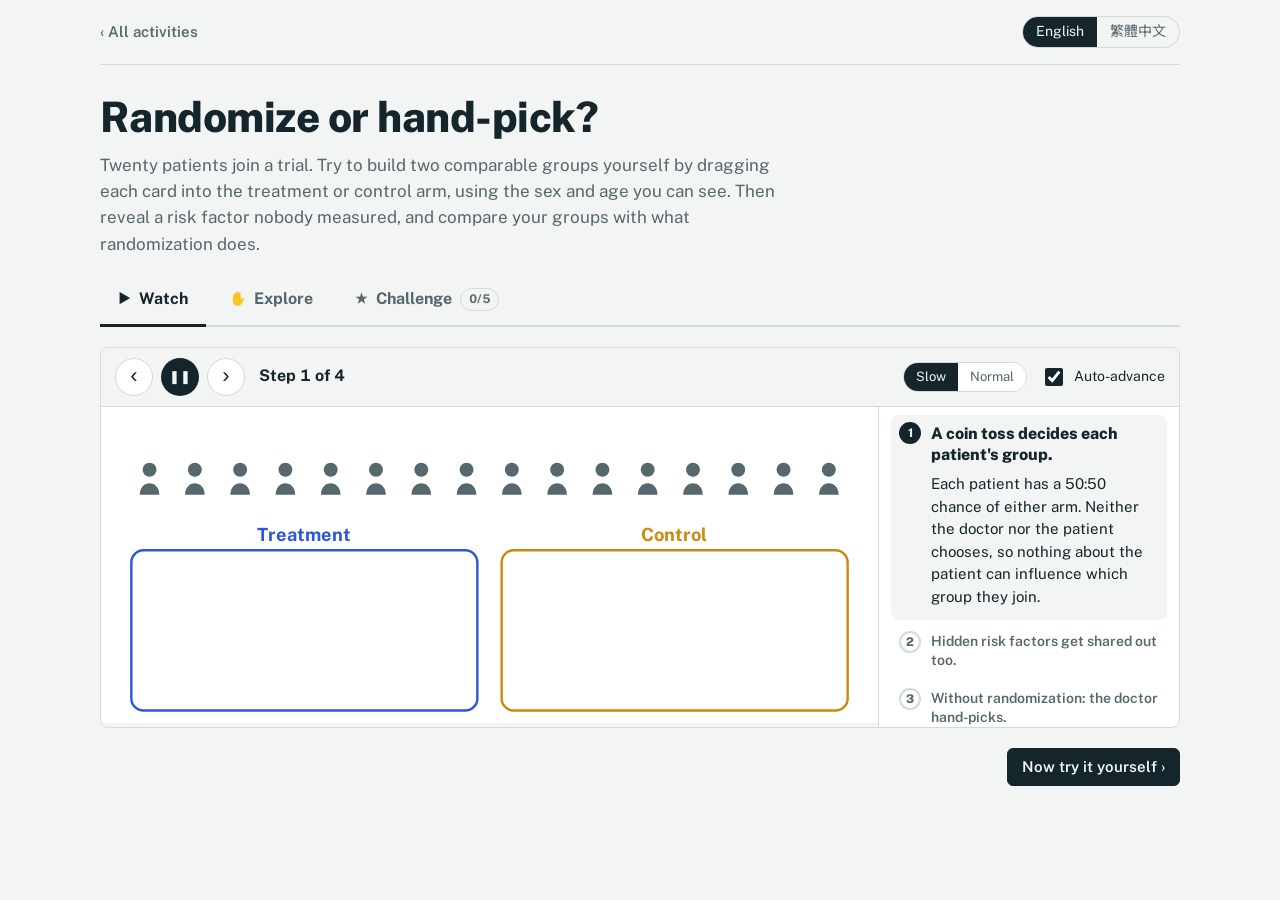
<file: randomization.html>
<!doctype html>
<html lang="en">
<head>
<meta charset="utf-8">
<meta name="viewport" content="width=device-width, initial-scale=1, viewport-fit=cover">
<title>Randomize or hand-pick?</title>
<link rel="preconnect" href="https://fonts.googleapis.com">
<link rel="preconnect" href="https://fonts.gstatic.com" crossorigin>
<link href="https://fonts.googleapis.com/css2?family=Public+Sans:wght@400;600;700;800&family=Noto+Sans+TC:wght@400;500;700&display=swap" rel="stylesheet">
<link rel="stylesheet" href="assets/epi.css">
<style>
  .zones { display: grid; grid-template-columns: 1fr 1fr; gap: 16px; margin-top: 16px; }
  @media (max-width: 640px) { .zones { grid-template-columns: 1fr; } }
  .zone { border: 2px dashed var(--rule); border-radius: 8px; padding: 12px; min-height: 120px; transition: border-color .15s, background .15s; }
  .zone h3 { display: flex; justify-content: space-between; }
  .zone.over { border-style: solid; }
  .zone[data-zone="pool"] { background: var(--paper); }
  .zone[data-zone="tx"] { border-color: var(--a); }
  .zone[data-zone="tx"].over { background: var(--a-soft); }
  .zone[data-zone="ctl"] { border-color: var(--b); }
  .zone[data-zone="ctl"].over { background: var(--b-soft); }
  .people { display: flex; flex-wrap: wrap; gap: 8px; min-height: 58px; }
  .person {
    font: inherit; position: relative; width: 56px; height: 58px; padding: 4px 0 0;
    border: 1px solid var(--ink); border-radius: 6px; background: var(--surface); color: var(--ink);
    cursor: grab; display: grid; place-items: center; line-height: 1.05; user-select: none;
  }
  .person .age { font-size: 19px; font-weight: 800; font-variant-numeric: tabular-nums; }
  .person .sex { font-size: 12px; color: var(--muted); font-weight: 600; }
  .person.dragging { cursor: grabbing; box-shadow: 0 6px 18px rgba(0,0,0,.25); }
  .zone[data-zone="tx"] .person { background: var(--a-soft); border-color: var(--a); }
  .zone[data-zone="ctl"] .person { background: var(--b-soft); border-color: var(--b); }
  .reveal .person.hidden-risk::after {
    content: ""; position: absolute; top: -6px; right: -6px; width: 14px; height: 14px;
    background: var(--bad); border: 2px solid var(--surface); transform: rotate(45deg);
  }
  .diff-bar { display: inline-block; height: 8px; border-radius: 4px; background: var(--muted); vertical-align: middle; margin-left: 6px; }
  .diff-big { color: var(--bad); font-weight: 700; }
  .sim-row { display: grid; grid-template-columns: 100px 1fr auto; gap: 10px; align-items: center; margin: 6px 0; font-size: 14px; }
  .sim-track { height: 16px; background: var(--paper); border-radius: 4px; overflow: hidden; }
  .sim-fill { height: 100%; background: var(--ink); width: 0; transition: width .5s; }
  .cols-2-1 { grid-template-columns: minmax(0, 1.25fr) minmax(360px, 1fr); }
  @media (max-width: 900px) { .cols-2-1 { grid-template-columns: 1fr; } }
  #balBody td, .t thead th { padding: 7px 6px; font-size: 14px; }
  #balBody td:not(:first-child) { white-space: nowrap; }
  .status { min-height: 1.5em; font-weight: 600; margin: 0 0 8px; }
</style>
</head>
<body>
<div class="wrap">
  <header class="topbar">
    <a class="back" href="index.html" data-i18n="back">All activities</a>
    <div class="lang-toggle" role="group" aria-label="Language / 語言"><button data-lang="en" lang="en">English</button><button data-lang="zh" lang="zh-Hant">繁體中文</button></div>
  </header>

  <h1 data-i18n="title">Randomize or hand-pick?</h1>
  <p class="lede" data-i18n="lede">Twenty patients join a trial. Try to build two comparable groups yourself by dragging each card into the treatment or control arm, using the sex and age you can see. Then reveal a risk factor nobody measured, and compare your groups with what randomization does.</p>

  <section class="panel loop-panel" id="loop" aria-label="Animated step-by-step explainer" data-i18n-aria="loopAria"></section>

  <section class="panel missions" id="missions" style="margin-bottom:20px"></section>

  <div class="cols-2-1">
    <section class="panel" aria-labelledby="alloc-h">
      <h2 id="alloc-h" data-i18n="allocH">Allocate the patients</h2>
      <div class="btn-row">
        <button class="btn" id="simpleBtn" data-i18n="simple">Simple randomization</button>
        <button class="btn" id="stratBtn" data-i18n="strat">Stratified by sex and age</button>
        <button class="btn ghost" id="resetBtn" data-i18n="resetPool">Return all to waiting room</button>
      </div>
      <label class="check"><input type="checkbox" id="revealChk"> <span data-i18n="reveal">Reveal the unmeasured risk factor</span></label>
      <p class="small" style="margin-top:6px" data-i18n="cardHint">Each card shows age and sex. Drag it into an arm, or tap it to move it along: waiting room, treatment, control.</p>

      <div id="board">
        <div class="zone" data-zone="pool">
          <h3><span data-i18n="pool">Waiting room</span><span class="num" id="poolN"></span></h3>
          <div class="people" id="z-pool"></div>
        </div>
        <div class="zones">
          <div class="zone" data-zone="tx">
            <h3><span class="a" data-i18n="tx">Treatment arm</span><span class="num" id="txN"></span></h3>
            <div class="people" id="z-tx"></div>
          </div>
          <div class="zone" data-zone="ctl">
            <h3><span class="b" data-i18n="ctl">Control arm</span><span class="num" id="ctlN"></span></h3>
            <div class="people" id="z-ctl"></div>
          </div>
        </div>
      </div>
    </section>

    <aside class="stack">
      <section class="panel" aria-labelledby="bal-h">
        <h2 id="bal-h" data-i18n="balH">Baseline table</h2>
        <p class="status" id="status" aria-live="polite"></p>
        <div class="scroll-x">
          <table class="t">
            <thead><tr><th></th><th class="a" data-i18n="txShort">Treatment</th><th class="b" data-i18n="ctlShort">Control</th><th data-i18n="diff">Difference</th></tr></thead>
            <tbody id="balBody"></tbody>
          </table>
        </div>
        <p class="small" style="margin-top:10px" data-i18n="balNote">Like “Table 1” of a trial report: are the arms similar at baseline?</p>
      </section>

      <section class="panel" aria-labelledby="sim-h">
        <h2 id="sim-h" data-i18n="simH">Does trial size matter?</h2>
        <p class="small" data-i18n="simP">Randomize 1,000 trials of each size. Bars show the average gap between arms in the share of patients with the unmeasured risk factor (40% of patients have it).</p>
        <button class="btn ghost" id="simBtn" data-i18n="simBtn">Run 1,000 trials of each size</button>
        <div id="simOut" style="margin-top:12px"></div>
      </section>
    </aside>
  </div>

  <section class="notice">
    <h2 data-i18n="notice">What to notice</h2>
    <ul>
      <li data-i18n="n1">Hand allocation can balance what you can see, but you can only match on variables you know about and can measure. Randomization also balances unmeasured confounders.</li>
      <li data-i18n="n2">Randomization tends to balance both measured and unmeasured factors, but it is not a guarantee, especially in small trials.</li>
      <li data-i18n="n3">Stratified randomization makes sure the arms are balanced on the factors you stratify on (here sex and age group); the unmeasured factor is still left to chance.</li>
      <li data-i18n="n4">With more participants, chance imbalances shrink.</li>
    </ul>
  </section>
</div>

<script src="assets/epi.js"></script>
<script src="assets/loops.js"></script>
<script>
const I18N = {
  en: {
    pageTitle: "Randomize or hand-pick?",
    title: "Randomize or hand-pick?",
    lede: "Twenty patients join a trial. Try to build two comparable groups yourself by dragging each card into the treatment or control arm, using the sex and age you can see. Then reveal a risk factor nobody measured, and compare your groups with what randomization does.",
    allocH: "Allocate the patients",
    simple: "Simple randomization",
    strat: "Stratified by sex and age",
    resetPool: "Return all to waiting room",
    reveal: "Reveal the unmeasured risk factor",
    cardHint: "Each card shows age and sex. Drag it into an arm, or tap it to move it along: waiting room, treatment, control.",
    pool: "Waiting room", tx: "Treatment arm", ctl: "Control arm",
    txShort: "Treatment", ctlShort: "Control", diff: "Difference",
    balH: "Baseline table",
    balNote: "Like “Table 1” of a trial report: are the arms similar at baseline?",
    rowN: "Patients (n)", rowF: "Women", rowOld: "Aged 50 or older", rowAge: "Mean age (years)", rowHidden: "Unmeasured risk factor",
    hiddenQ: "hidden", pts: "pts",
    M: "M", F: "F",
    stEmpty: "Drag patients into the arms to begin.",
    stPartial: "{n} patients still in the waiting room.",
    stDone: "All patients allocated.",
    stSimple: "Simple randomization: a coin was tossed for each patient. Arm sizes can differ.",
    stStrat: "Stratified randomization: patients were randomized within each sex × age-group stratum.",
    simH: "Does trial size matter?",
    simP: "Randomize 1,000 trials of each size. Bars show the average gap between arms in the share of patients with the unmeasured risk factor (40% of patients have it).",
    simBtn: "Run 1,000 trials of each size",
    simLabel: "{n} patients",
    simFoot: "Average gap shown; 1 in 20 trials had a gap larger than: {a} (n=20), {b} (n=200), {c} (n=2,000).",
    n1: "Hand allocation can balance what you can see, but you can only match on variables you know about and can measure. Randomization also balances unmeasured confounders.",
    n2: "Randomization tends to balance both measured and unmeasured factors, but it is not a guarantee, especially in small trials.",
    n3: "Stratified randomization makes sure the arms are balanced on the factors you stratify on (here sex and age group); the unmeasured factor is still left to chance.",
    n4: "With more participants, chance imbalances shrink."
  },
  zh: {
    pageTitle: "隨機分派還是自行挑選？",
    title: "隨機分派還是自行挑選？",
    lede: "二十位病人加入試驗。請先依照看得到的性別和年齡，自己把每張卡片拖進治療組或對照組，盡量讓兩組相似。接著揭露一個沒有被測量的風險因子，再和隨機分派的結果比較。",
    allocH: "分派病人",
    simple: "簡單隨機分派",
    strat: "依性別與年齡分層隨機分派",
    resetPool: "全部移回候診區",
    reveal: "揭露未測量的風險因子",
    cardHint: "每張卡片顯示年齡與性別。可拖曳到組別中，或點一下依序移動：候診區、治療組、對照組。",
    pool: "候診區", tx: "治療組", ctl: "對照組",
    txShort: "治療組", ctlShort: "對照組", diff: "差異",
    balH: "基線特徵表",
    balNote: "就像試驗報告中的 Table 1：兩組在基線時是否相似？",
    rowN: "人數 (n)", rowF: "女性", rowOld: "50 歲以上", rowAge: "平均年齡（歲）", rowHidden: "未測量的風險因子",
    hiddenQ: "未知", pts: "個百分點",
    M: "男", F: "女",
    stEmpty: "把病人拖進兩組即可開始。",
    stPartial: "候診區還有 {n} 位病人。",
    stDone: "所有病人皆已分派。",
    stSimple: "簡單隨機分派：每位病人各擲一次硬幣，兩組人數可能不同。",
    stStrat: "分層隨機分派：先依性別 × 年齡層分層，再於每一層內隨機分派。",
    simH: "試驗規模重要嗎？",
    simP: "每種規模各隨機分派 1,000 次。長條代表兩組間「具有未測量風險因子者比例」的平均差距（40% 的病人具有此因子）。",
    simBtn: "每種規模各執行 1,000 次試驗",
    simLabel: "{n} 位病人",
    simFoot: "圖中為平均差距；每 20 次試驗中有 1 次差距大於：{a}（n=20）、{b}（n=200）、{c}（n=2,000）。",
    n1: "自行分派可以平衡看得到的特徵，但我們只能配對已知且能測量的變項。隨機分派還能平衡未測量的干擾因子。",
    n2: "隨機分派傾向讓已測量與未測量的因子都達到平衡，但並非保證，樣本小時尤其如此。",
    n3: "分層隨機分派能確保兩組在分層變項（此處為性別與年齡層）上平衡；未測量的因子仍然交給機遇。",
    n4: "參與者越多，機遇造成的不平衡就越小。"
  }
};

// 12 men and 8 women; 8 carry an unmeasured risk factor (e.g. a genetic variant).
const PEOPLE = [
  ["M",34,0],["M",41,1],["M",45,0],["M",52,1],["M",58,0],["M",63,0],["M",67,1],["M",71,0],["M",29,0],["M",48,0],["M",55,1],["M",69,0],
  ["F",31,1],["F",38,0],["F",44,0],["F",57,1],["F",61,0],["F",66,1],["F",72,0],["F",50,1]
].map((p, i) => ({ id: i, sex: p[0], age: p[1], hidden: p[2], zone: "pool" }));

const order = [7,12,3,18,0,15,9,5,19,1,14,10,4,17,8,13,2,16,11,6];
const zoneEls = { pool: document.getElementById("z-pool"), tx: document.getElementById("z-tx"), ctl: document.getElementById("z-ctl") };
const cardEls = {};
let lastAction = "";
let handMode = true;
let rand = Math.random;

function build() {
  order.forEach(i => {
    const p = PEOPLE[i];
    const b = document.createElement("button");
    b.className = "person" + (p.hidden ? " hidden-risk" : "");
    b.dataset.id = p.id;
    b.innerHTML = `<span class="age">${p.age}</span><span class="sex"></span>`;
    Epi.dragToZones(b, {
      onDrop: (el, zone) => { move(p, zone); lastAction = ""; render(); },
      onTap: () => { move(p, { pool: "tx", tx: "ctl", ctl: "pool" }[p.zone]); lastAction = ""; render(); }
    });
    cardEls[p.id] = b;
    zoneEls.pool.appendChild(b);
  });
}
function move(p, zone) { p.zone = zone; zoneEls[zone].appendChild(cardEls[p.id]); }

function shuffle(a) { for (let i = a.length - 1; i > 0; i--) { const j = Math.floor(rand() * (i + 1)); [a[i], a[j]] = [a[j], a[i]]; } return a; }

function simpleRandomize() {
  Epi.flip(Object.values(cardEls), () => PEOPLE.forEach(p => move(p, rand() < 0.5 ? "tx" : "ctl")), { stagger: 35 });
  handMode = false; lastAction = "stSimple"; render();
}
function stratRandomize() {
  const strata = {};
  PEOPLE.forEach(p => { const k = p.sex + (p.age >= 50 ? "o" : "y"); (strata[k] = strata[k] || []).push(p); });
  Epi.flip(Object.values(cardEls), () => Object.values(strata).forEach(group => {
    const first = rand() < 0.5 ? "tx" : "ctl", second = first === "tx" ? "ctl" : "tx";
    shuffle(group.slice()).forEach((p, i) => move(p, i % 2 === 0 ? first : second));
  }), { stagger: 35 });
  handMode = false; lastAction = "stStrat"; render();
}

function summarize(zone) {
  const g = PEOPLE.filter(p => p.zone === zone);
  const n = g.length;
  return {
    n,
    f: n ? g.filter(p => p.sex === "F").length / n : NaN,
    old: n ? g.filter(p => p.age >= 50).length / n : NaN,
    age: n ? g.reduce((s, p) => s + p.age, 0) / n : NaN,
    hid: n ? g.filter(p => p.hidden).length / n : NaN,
    counts: { f: g.filter(p => p.sex === "F").length, old: g.filter(p => p.age >= 50).length, hid: g.filter(p => p.hidden).length }
  };
}

function render() {
  const reveal = document.getElementById("revealChk").checked;
  document.getElementById("board").classList.toggle("reveal", reveal);
  Object.values(cardEls).forEach(el => {
    const p = PEOPLE[el.dataset.id];
    el.querySelector(".sex").textContent = Epi.t(p.sex);
    el.setAttribute("aria-label", `${Epi.t(p.sex)} ${p.age}` + (reveal && p.hidden ? ", " + Epi.t("rowHidden") : ""));
  });
  const tx = summarize("tx"), ctl = summarize("ctl");
  const poolN = PEOPLE.filter(p => p.zone === "pool").length;
  document.getElementById("poolN").textContent = poolN;
  document.getElementById("txN").textContent = "n = " + tx.n;
  document.getElementById("ctlN").textContent = "n = " + ctl.n;

  const rows = [
    ["rowN", tx.n, ctl.n, tx.n - ctl.n, "n"],
    ["rowF", tx.f, ctl.f, tx.f - ctl.f, "p", tx.counts.f, ctl.counts.f],
    ["rowOld", tx.old, ctl.old, tx.old - ctl.old, "p", tx.counts.old, ctl.counts.old],
    ["rowAge", tx.age, ctl.age, tx.age - ctl.age, "y"],
    ["rowHidden", tx.hid, ctl.hid, tx.hid - ctl.hid, "p", tx.counts.hid, ctl.counts.hid, true]
  ];
  const body = document.getElementById("balBody");
  body.innerHTML = rows.map(r => {
    const [key, a, b, d, kind, ca, cb, isHidden] = r;
    const masked = isHidden && !reveal;
    const cell = (v, c) => {
      if (masked) return `<span class="small">${Epi.t("hiddenQ")}</span>`;
      if (kind === "n") return v;
      if (kind === "y") return Epi.fmt(v, 1);
      return isFinite(v) ? `${c} (${Math.round(v * 100)}%)` : "—";
    };
    let diffTxt = "—", bar = "", big = false;
    if (!masked && isFinite(d)) {
      if (kind === "p") { diffTxt = (d > 0 ? "+" : "") + Math.round(d * 100) + " pts"; big = Math.abs(d) >= 0.2; bar = Math.min(60, Math.abs(d) * 150); }
      else if (kind === "y") { diffTxt = (d > 0 ? "+" : "") + Epi.fmt(d, 1); big = Math.abs(d) >= 5; bar = Math.min(60, Math.abs(d) * 4); }
      else { diffTxt = (d > 0 ? "+" : "") + d; }
    }
    if (masked) diffTxt = "?";
    diffTxt = diffTxt.replace(" pts", " " + Epi.t("pts"));
    return `<tr><td>${Epi.t(key)}</td><td>${cell(a, ca)}</td><td>${cell(b, cb)}</td><td class="${big ? "diff-big" : ""}">${diffTxt}${bar ? `<span class="diff-bar" style="width:${bar}px;${big ? "background:var(--bad)" : ""}"></span>` : ""}</td></tr>`;
  }).join("");

  const st = document.getElementById("status");
  if (lastAction) st.textContent = Epi.t(lastAction);
  else if (poolN === 20) st.textContent = Epi.t("stEmpty");
  else if (poolN > 0) st.textContent = Epi.t("stPartial", { n: poolN });
  else st.textContent = Epi.t("stDone");
  if (simResult) drawSim();
  Epi.check();
}

let simResult = null;
function runSim() {
  const sizes = [20, 200, 2000];
  simResult = sizes.map(n => {
    const gaps = [];
    for (let t = 0; t < 1000; t++) {
      let nt = 0, nc = 0, ht = 0, hc = 0;
      for (let i = 0; i < n; i++) {
        const h = Math.random() < 0.4, toT = Math.random() < 0.5;
        if (toT) { nt++; if (h) ht++; } else { nc++; if (h) hc++; }
      }
      if (nt && nc) gaps.push(Math.abs(ht / nt - hc / nc));
    }
    gaps.sort((x, y) => x - y);
    return { n, mean: gaps.reduce((s, g) => s + g, 0) / gaps.length, p95: gaps[Math.floor(gaps.length * 0.95)] };
  });
  drawSim();
}
function drawSim() {
  const max = Math.max(...simResult.map(r => r.mean));
  const out = document.getElementById("simOut");
  out.innerHTML = simResult.map(r => `
    <div class="sim-row"><span>${Epi.t("simLabel", { n: r.n.toLocaleString() })}</span>
    <div class="sim-track"><div class="sim-fill" data-w="${(r.mean / max) * 100}"></div></div>
    <span class="num">${(r.mean * 100).toFixed(1)} ${Epi.t("pts")}</span></div>`).join("") +
    `<p class="small" style="margin-top:8px">${Epi.t("simFoot", { a: (simResult[0].p95 * 100).toFixed(0) + "%", b: (simResult[1].p95 * 100).toFixed(0) + "%", c: (simResult[2].p95 * 100).toFixed(0) + "%" })}</p>`;
  requestAnimationFrame(() => out.querySelectorAll(".sim-fill").forEach(f => f.style.width = f.dataset.w + "%"));
  Epi.check();
}

build();
const poolEmpty = () => PEOPLE.every(p => p.zone !== "pool");
const cnt = (z, f) => PEOPLE.filter(p => p.zone === z && f(p)).length;
Epi.missions("randomization", document.getElementById("missions"), [
  { id: "hand", en: "Allocate all 20 patients by hand.", zh: "親手分派全部 20 位病人。", test: () => handMode && poolEmpty() },
  { id: "bal", en: "By hand, give both arms the same number of women <i>and</i> of patients aged 50+.", zh: "親手讓兩組的女性人數<i>以及</i> 50 歲以上人數都相同。",
    test: () => handMode && poolEmpty() && cnt("tx", p => p.sex === "F") === cnt("ctl", p => p.sex === "F") && cnt("tx", p => p.age >= 50) === cnt("ctl", p => p.age >= 50) },
  { id: "rev", en: "Reveal the unmeasured risk factor after a hand allocation. Was it balanced too?", zh: "親手分派後揭露未測量的風險因子。它也平衡了嗎？", test: () => handMode && poolEmpty() && document.getElementById("revealChk").checked },
  { id: "strat", en: "Watch a stratified randomization.", zh: "觀看一次分層隨機分派。", test: () => lastAction === "stStrat" },
  { id: "sim", en: "Run 1,000 trials of each size.", zh: "每種規模各執行 1,000 次試驗。", test: () => simResult !== null }
]);
document.getElementById("simpleBtn").onclick = simpleRandomize;
document.getElementById("stratBtn").onclick = stratRandomize;
document.getElementById("resetBtn").onclick = () => {
  Epi.flip(Object.values(cardEls), () => { PEOPLE.forEach(p => move(p, "pool")); order.forEach(i => zoneEls.pool.appendChild(cardEls[i])); }, { stagger: 15 });
  handMode = true; lastAction = ""; render();
};
document.getElementById("revealChk").onchange = render;
document.getElementById("simBtn").onclick = runSim;
Epi.loopAnim(document.getElementById("loop"), EpiLoops["randomization"]);
Epi.init(I18N, render);
</script>
</body>
</html>
</file>
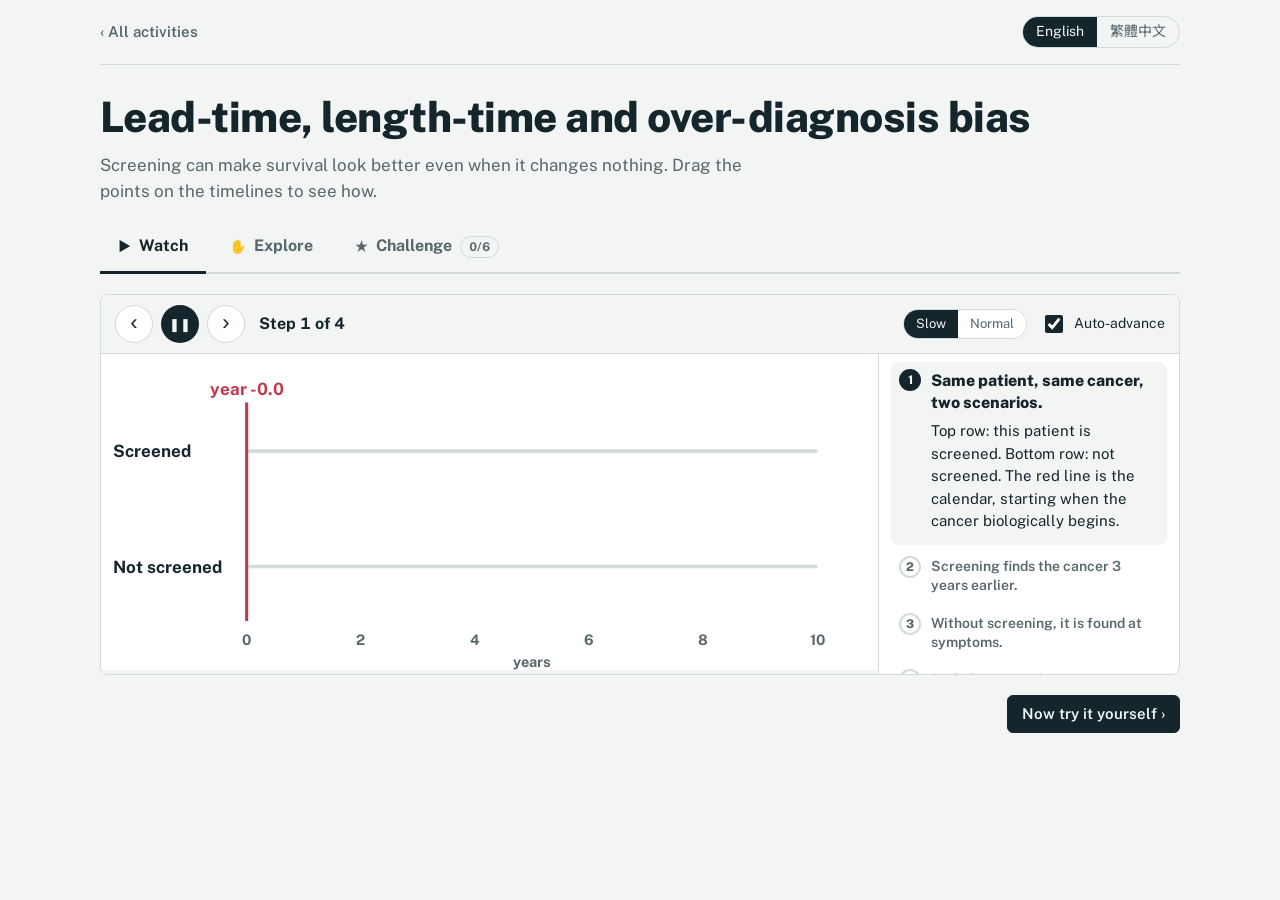
<file: screening-bias.html>
<!doctype html>
<html lang="en">
<head>
<meta charset="utf-8">
<meta name="viewport" content="width=device-width, initial-scale=1, viewport-fit=cover">
<title>Lead-time and length-time bias</title>
<link rel="preconnect" href="https://fonts.googleapis.com">
<link rel="preconnect" href="https://fonts.gstatic.com" crossorigin>
<link href="https://fonts.googleapis.com/css2?family=Public+Sans:wght@400;600;700;800&family=Noto+Sans+TC:wght@400;500;700&display=swap" rel="stylesheet">
<link rel="stylesheet" href="assets/epi.css">
<style>
  svg { width: 100%; height: auto; display: block; }
  .axis { stroke: var(--muted); }
  .tick { fill: var(--muted); font-size: 14px; }
  .lane-lab { fill: var(--ink); font-size: 15px; font-weight: 700; }
  .hlab { font-size: 14px; font-weight: 700; fill: var(--ink); }
  .verdict { font-size: 18px; font-weight: 700; margin: 12px 0 0; }
  .yn { font-weight: 700; }
  .opts { display: grid; gap: 8px; margin: 12px 0; }
  .opt { font: inherit; text-align: left; padding: 9px 12px; border: 1px solid var(--rule); border-radius: 6px; background: var(--surface); color: var(--ink); cursor: pointer; }
  .opt.right { border-color: var(--good); border-width: 2px; }
  .opt.wrong { border-color: var(--bad); border-width: 2px; }
  .odrow { display: grid; grid-template-columns: 170px 1fr; gap: 12px; align-items: center; margin: 14px 0; }
  @media (max-width: 600px) { .odrow { grid-template-columns: 1fr; } }
  .odrow .lab { font-weight: 700; font-size: 15px; }
  .odrow .lab small { display: block; font-weight: 400; color: var(--muted); font-size: 13px; }
  .odbar { display: flex; height: 34px; border-radius: 6px; overflow: hidden; border: 1px solid var(--rule); }
  .odbar i { display: flex; align-items: center; justify-content: center; font-style: normal; font-size: 13px; font-weight: 700; overflow: hidden; white-space: nowrap; transition: width .2s; }
  .life { display: flex; flex-wrap: wrap; gap: 10px; min-height: 40px; }
  .life span { padding: 6px 12px; border-radius: 999px; background: var(--paper); font-weight: 600; font-size: 14px; font-variant-numeric: tabular-nums; }
  .life span.dx { background: var(--a-soft); color: var(--a); }
  .life span.dead { background: var(--ink); color: var(--paper); }
  .lt-read { display: flex; gap: 28px; flex-wrap: wrap; margin-top: 10px; }
  .lt-read .big { font-size: 30px; }
</style>
</head>
<body>
<div class="wrap">
  <header class="topbar">
    <a class="back" href="index.html" data-i18n="back">All activities</a>
    <div class="lang-toggle" role="group" aria-label="Language / 語言"><button data-lang="en" lang="en">English</button><button data-lang="zh" lang="zh-Hant">繁體中文</button></div>
  </header>

  <h1 data-i18n="title">Lead-time, length-time and over-diagnosis bias</h1>
  <p class="lede" data-i18n="lede">Screening can make survival look better even when it changes nothing. Drag the points on the timelines to see how.</p>

  <section class="panel loop-panel" id="loop" aria-label="Animated step-by-step explainer" data-i18n-aria="loopAria"></section>

  <section class="panel missions" id="missions" style="margin-bottom:20px"></section>

  <section class="panel">
    <h2 data-i18n="ltH">Lead time: one patient, two diagnoses</h2>
    <p class="small" data-i18n="ltP">Drag the round handles. Screening can only find the disease during the detectable preclinical phase, before symptoms appear.</p>
    <div class="btn-row" style="align-items:center;margin-top:10px">
      <button class="btn play" id="lifeBtn" data-i18n="lifeBtn">Play this patient's life</button>
      <label class="check"><input type="checkbox" id="benefit"> <span data-i18n="benefitL">Early treatment delays death</span></label>
    </div>
    <div id="lifeStatus" class="life" aria-live="polite"></div>
    <svg id="lt" viewBox="0 0 740 300" role="group" aria-label="Lead time timeline"></svg>
    <div class="legend">
      <span><i class="sw" style="background:var(--rule)"></i><span data-i18n="lgPre">Preclinical, not yet detectable</span></span>
      <span><i class="sw" style="background:var(--b)"></i><span data-i18n="lgDet">Detectable preclinical phase</span></span>
      <span><i class="sw" style="background:var(--a)"></i><span data-i18n="lgSurv">Survival after usual (clinical) diagnosis</span></span>
      <span><i class="sw" style="background:repeating-linear-gradient(45deg,var(--b),var(--b) 3px,var(--surface) 3px,var(--surface) 6px)"></i><span data-i18n="lgLead">Lead time</span></span>
    </div>
    <div class="scroll-x" style="margin-top:14px">
      <table class="t" style="max-width:640px">
        <thead><tr><th></th><th data-i18n="noScr">Not screened</th><th data-i18n="scr">Screened</th></tr></thead>
        <tbody id="ltBody"></tbody>
      </table>
    </div>
    <p class="verdict" id="verdict" aria-live="polite"></p>
  </section>

  <section class="panel" style="margin-top:20px">
    <h2 data-i18n="lenH">Length time: which tumours does a screening round catch?</h2>
    <p class="small" data-i18n="lenP">Each bar is one tumour's detectable preclinical phase. Slow-growing tumours stay detectable for a long time; fast-growing ones only briefly. Drag the screening day across the timeline.</p>
    <svg id="len" viewBox="0 0 740 300" role="group" aria-label="Length time illustration"></svg>
    <div class="legend">
      <span><i class="sw" style="background:var(--a)"></i><span data-i18n="lgSlow">Slow-growing (better prognosis)</span></span>
      <span><i class="sw" style="background:var(--bad)"></i><span data-i18n="lgFast">Fast-growing (worse prognosis)</span></span>
    </div>
    <div class="lt-read">
      <div><div class="small" data-i18n="allShare">Slow-growing among all tumours</div><div class="big" id="allShare"></div></div>
      <div><div class="small" data-i18n="detShare">Slow-growing among screen-detected tumours</div><div class="big a" id="detShare"></div></div>
      <div><div class="small" data-i18n="detN">Detected on this screening day</div><div class="big" id="detN"></div></div>
    </div>
  </section>

  <section class="panel" style="margin-top:20px">
    <h2 data-i18n="odH">Over-diagnosis: survival improves, deaths do not</h2>
    <p class="small" data-i18n="odP">1,000 people have clinical lung cancer; after 10 years 900 have died. Screening also labels people as having cancer who would never have been harmed by it. Drag the slider to add them.</p>
    <div class="field" style="max-width:520px"><label for="od"><span data-i18n="odL">Over-diagnosed people added by screening</span><output id="odO"></output></label><input type="range" id="od" min="0" max="5000" step="100"></div>
    <div id="odBars"></div>
    <div class="legend">
      <span><i class="sw" style="background:var(--ink)"></i><span data-i18n="lgDead">Died within 10 years</span></span>
      <span><i class="sw" style="background:var(--a)"></i><span data-i18n="lgAlive">Clinical cancer, alive at 10 years</span></span>
      <span><i class="sw" style="background:var(--a-soft);border:1px solid var(--a)"></i><span data-i18n="lgOd">Over-diagnosed, alive at 10 years</span></span>
    </div>
    <p class="verdict" id="odVerdict" aria-live="polite"></p>
  </section>

  <section class="panel" data-challenge style="margin-top:20px">
    <h2 data-i18n="quizH">Quiz</h2>
    <p data-i18n="quizQ">For a screening programme and early treatment of those who screen positive to be truly effective, there should be:</p>
    <div class="opts" id="opts"></div>
    <p id="quizFb" aria-live="polite"></p>
  </section>

  <section class="notice">
    <h2 data-i18n="notice">What to notice</h2>
    <ul>
      <li data-i18n="n1">With early treatment switched off, the screened patient “survives” longer after diagnosis and passes the 5-year mark, yet dies on the same day. Screening added disease time, not life.</li>
      <li data-i18n="n2">Screening is truly effective only if survival of the screened is longer than lead time plus the survival of the unscreened, which means death is actually delayed. Compare mortality, not survival from diagnosis.</li>
      <li data-i18n="n4">Over-diagnosis adds people who were never going to die of the disease, inflating survival among those diagnosed while deaths stay the same.</li>
      <li data-i18n="n3">A screening round preferentially picks up slow-growing tumours, which have a better prognosis anyway (length-time bias). A randomized trial counting all outcomes in both arms avoids both biases.</li>
    </ul>
  </section>
</div>

<script src="assets/epi.js"></script>
<script src="assets/loops.js"></script>
<script>
const I18N = {
  en: {
    pageTitle: "Lead-time, length-time and over-diagnosis bias", title: "Lead-time, length-time and over-diagnosis bias",
    lede: "Screening can make survival look better even when it changes nothing. Drag the points on the timelines to see how.",
    ltH: "Lead time: one patient, two diagnoses",
    ltP: "Drag the round handles. Screening can only find the disease during the detectable preclinical phase, before symptoms appear.",
    benefitL: "Early treatment delays death", lifeBtn: "Play this patient's life",
    lsYear: "Year {t}", lsNone: "{who}: no diagnosis yet", lsDx: "{who}: living with diagnosis for {y} y", lsDead: "{who}: died {y} y after diagnosis",
    lgPre: "Preclinical, not yet detectable", lgDet: "Detectable preclinical phase", lgSurv: "Survival after usual (clinical) diagnosis", lgLead: "Lead time",
    laneNat: "Natural history", laneNo: "Not screened", laneScr: "Screened",
    hOnset: "Biological onset", hDet: "Detectable", hSym: "Symptoms", hDeath: "Death", hScr: "Screen +", hDeath2: "Death",
    years: "Years since biological onset",
    noScr: "Not screened", scr: "Screened",
    rDx: "Diagnosed at year", rDeath: "Dies at year", rSurv: "Survival after diagnosis", rFive: "Alive 5 years after diagnosis?",
    yes: "Yes", no: "No", yr: "{v} y",
    vNone: "Screened survival looks {d} years longer, but death is not delayed at all: the whole gain is lead time.",
    vReal: "Death is delayed by {g} years: a real benefit. Of the {d}-year apparent gain, {l} years is lead time.",
    vZero: "Screening on the day symptoms appear gives no lead time.",
    lenH: "Length time: which tumours does a screening round catch?",
    lenP: "Each bar is one tumour's detectable preclinical phase. Slow-growing tumours stay detectable for a long time; fast-growing ones only briefly. Drag the screening day across the timeline.",
    lgSlow: "Slow-growing (better prognosis)", lgFast: "Fast-growing (worse prognosis)",
    allShare: "Slow-growing among all tumours", detShare: "Slow-growing among screen-detected tumours", detN: "Detected on this screening day",
    screenDay: "Screening day", time: "Calendar time",
    odH: "Over-diagnosis: survival improves, deaths do not",
    odP: "1,000 people have clinical lung cancer; after 10 years 900 have died. Screening also labels people as having cancer who would never have been harmed by it. Drag the slider to add them.",
    odL: "Over-diagnosed people added by screening",
    lgDead: "Died within 10 years", lgAlive: "Clinical cancer, alive at 10 years", lgOd: "Over-diagnosed, alive at 10 years",
    od1: "No screening", od2: "Screening", odSurv: "10-year survival {p}", odN: "{n} diagnosed",
    odV: "10-year survival rises from 10% to {p}, yet exactly the same 900 people die. Use mortality, not survival among the diagnosed.",
    odV0: "With no over-diagnosis, survival is 10% in both scenarios.",
    quizH: "Quiz",
    quizQ: "For a screening programme and early treatment of those who screen positive to be truly effective, there should be:",
    qA: "Greater apparent survival time of those screened than those not screened",
    qB: "Greater survival time of those screened than the survival time + lead time of those not screened",
    qC: "Delayed death for those screened compared with those not screened",
    qD: "A and C", qE: "B and C",
    qRight: "Correct. Survival must exceed lead time plus the survival of the unscreened, which is the same as saying death is delayed.",
    qWrong: "Not quite. A longer apparent survival can be produced by lead time alone, with no delay in death. Try the timeline above with early treatment switched off.",
    n1: "With early treatment switched off, the screened patient “survives” longer after diagnosis and passes the 5-year mark, yet dies on the same day. Screening added disease time, not life.",
    n2: "Screening is truly effective only if survival of the screened is longer than lead time plus the survival of the unscreened, which means death is actually delayed. Compare mortality, not survival from diagnosis.",
    n4: "Over-diagnosis adds people who were never going to die of the disease, inflating survival among those diagnosed while deaths stay the same.",
    n3: "A screening round preferentially picks up slow-growing tumours, which have a better prognosis anyway (length-time bias). A randomized trial counting all outcomes in both arms avoids both biases."
  },
  zh: {
    pageTitle: "領先時間、病程長度與過度診斷偏差", title: "領先時間、病程長度與過度診斷偏差",
    lede: "即使篩檢什麼都沒改變，存活看起來仍可能變好。拖曳時間軸上的點，看看原因。",
    ltH: "領先時間：同一位病人，兩種診斷時間點",
    ltP: "拖曳圓形控制點。篩檢只能在症狀出現前的「可偵測臨床前期」發現疾病。",
    benefitL: "早期治療能延後死亡", lifeBtn: "播放這位病人的一生",
    lsYear: "第 {t} 年", lsNone: "{who}：尚未診斷", lsDx: "{who}：診斷後已 {y} 年", lsDead: "{who}：診斷後 {y} 年死亡",
    lgPre: "臨床前期，尚無法偵測", lgDet: "可偵測臨床前期", lgSurv: "一般（臨床）診斷後的存活時間", lgLead: "領先時間",
    laneNat: "疾病自然史", laneNo: "未篩檢", laneScr: "有篩檢",
    hOnset: "生物學起始", hDet: "可偵測", hSym: "出現症狀", hDeath: "死亡", hScr: "篩檢陽性", hDeath2: "死亡",
    years: "自生物學起始後的年數",
    noScr: "未篩檢", scr: "有篩檢",
    rDx: "診斷時間（年）", rDeath: "死亡時間（年）", rSurv: "診斷後存活時間", rFive: "診斷後存活滿 5 年？",
    yes: "是", no: "否", yr: "{v} 年",
    vNone: "有篩檢者的存活時間看起來多了 {d} 年，但死亡完全沒有延後：增加的全部都是領先時間。",
    vReal: "死亡延後了 {g} 年：這是真正的效益。在看起來多出的 {d} 年中，有 {l} 年是領先時間。",
    vZero: "在症狀出現當天篩檢，不會產生領先時間。",
    lenH: "病程長度：一次篩檢會抓到哪些腫瘤？",
    lenP: "每一條代表一顆腫瘤的可偵測臨床前期。生長緩慢的腫瘤可被偵測的時間很長；生長快速的只有很短的時間。沿時間軸拖曳篩檢日。",
    lgSlow: "生長緩慢（預後較佳）", lgFast: "生長快速（預後較差）",
    allShare: "所有腫瘤中生長緩慢者比例", detShare: "篩檢偵測到的腫瘤中生長緩慢者比例", detN: "此篩檢日偵測到的數量",
    screenDay: "篩檢日", time: "日曆時間",
    odH: "過度診斷：存活率提升，死亡人數不變",
    odP: "1,000 人罹患臨床肺癌，10 年後有 900 人死亡。篩檢也會把一些「一輩子都不會因此受害」的人診斷為癌症。拖曳滑桿把他們加進來。",
    odL: "篩檢額外造成的過度診斷人數",
    lgDead: "10 年內死亡", lgAlive: "臨床癌症，10 年後仍存活", lgOd: "過度診斷，10 年後仍存活",
    od1: "未篩檢", od2: "有篩檢", odSurv: "10 年存活率 {p}", odN: "診斷 {n} 人",
    odV: "10 年存活率由 10% 提升到 {p}，但死亡的仍然是同樣的 900 人。應使用死亡率，而非被診斷者的存活率。",
    odV0: "沒有過度診斷時，兩種情境的存活率都是 10%。",
    quizH: "小測驗",
    quizQ: "要讓篩檢計畫及對篩檢陽性者的早期治療真正有效，應該要有：",
    qA: "有篩檢者的表面存活時間比未篩檢者長",
    qB: "有篩檢者的存活時間比未篩檢者的「存活時間 + 領先時間」長",
    qC: "有篩檢者的死亡比未篩檢者延後",
    qD: "A 和 C", qE: "B 和 C",
    qRight: "正確。存活時間必須超過未篩檢者的存活時間加上領先時間，也就等於死亡確實被延後。",
    qWrong: "不太對。僅靠領先時間就能讓表面存活時間變長，而死亡並未延後。請在上方時間軸關閉「早期治療」再試試看。",
    n1: "關閉早期治療時，有篩檢的病人在診斷後「存活」較久，甚至超過 5 年，卻在同一天死亡。篩檢增加的是「帶病時間」，而不是生命。",
    n2: "只有當有篩檢者的存活時間長於未篩檢者的「領先時間 + 存活時間」，也就是死亡確實延後時，篩檢才真正有效。應比較死亡率，而非診斷後的存活。",
    n4: "過度診斷加入了原本不會死於該疾病的人，使被診斷者的存活率膨脹，而死亡人數不變。",
    n3: "一次篩檢較容易抓到生長緩慢、原本預後就較好的腫瘤（病程長度偏差）。在兩組都計入所有結果的隨機對照試驗可避免這兩種偏差。"
  }
};

const NS = "http://www.w3.org/2000/svg";
function mk(svg, tag, a, p) { const e = document.createElementNS(NS, tag); for (const k in a) e.setAttribute(k, a[k]); (p || svg).appendChild(e); return e; }

// ---------------- lead time ----------------
const lt = document.getElementById("lt");
const LX0 = 155, LX1 = 725, YMAX = 20;
const tx = y => LX0 + (y / YMAX) * (LX1 - LX0);
const ty = px => ((px - LX0) / (LX1 - LX0)) * YMAX;
const L = { det: 3, scr: 5, sym: 8, death: 11, death2: 14, benefit: false };
const Y1 = 60, Y2 = 140, Y3 = 215;
const defs = mk(lt, "defs", {});
const pat = mk(lt, "pattern", { id: "hatch", width: 6, height: 6, patternUnits: "userSpaceOnUse", patternTransform: "rotate(45)" }, defs);
mk(lt, "rect", { width: 6, height: 6, fill: "var(--surface)" }, pat);
mk(lt, "rect", { width: 3, height: 6, fill: "var(--b)" }, pat);
const gStatic = mk(lt, "g", {}), gBars = mk(lt, "g", {}), gHandles = mk(lt, "g", {});
const gCur = mk(lt, "g", { "pointer-events": "none", opacity: 0 });
mk(lt, "line", { x1: 0, x2: 0, y1: 30, y2: 262, stroke: "var(--bad)", "stroke-width": 2.5 }, gCur);
const curTxt = mk(lt, "text", { x: 0, y: 24, "text-anchor": "middle", class: "hlab", fill: "var(--bad)" }, gCur);
let lifeRaf = 0, lifePlayed = false, LT = {};
function lifeAt(tt) {
  const d2 = L.benefit ? L.death2 : L.death;
  const st = (who, dx, death) => tt < dx ? `<span>${Epi.t("lsNone", { who })}</span>`
    : tt < death ? `<span class="dx">${Epi.t("lsDx", { who, y: (tt - dx).toFixed(1) })}</span>`
    : `<span class="dead">${Epi.t("lsDead", { who, y: (death - dx).toFixed(1) })}</span>`;
  document.getElementById("lifeStatus").innerHTML = `<span>${Epi.t("lsYear", { t: tt.toFixed(1) })}</span>` + st(Epi.t("laneNo"), L.sym, L.death) + st(Epi.t("laneScr"), L.scr, d2);
  gCur.setAttribute("transform", `translate(${tx(tt)},0)`);
  curTxt.textContent = tt.toFixed(1);
}
function playLife() {
  cancelAnimationFrame(lifeRaf);
  const end = Math.min(YMAX, (L.benefit ? L.death2 : L.death) + 1), dur = Epi.reduced() ? 1 : 5200, t0 = performance.now();
  gCur.setAttribute("opacity", 1);
  (function f(now) {
    const k = Math.min(1, (now - t0) / dur);
    lifeAt(k * end);
    if (k < 1) lifeRaf = requestAnimationFrame(f);
    else { lifePlayed = true; Epi.check(); }
  })(t0);
}
document.getElementById("lifeBtn").onclick = playLife;

function handle(key, y, color, labelKey, below) {
  const g = mk(lt, "g", {}, gHandles);
  mk(lt, "rect", { x: -14, y: y - 18, width: 28, height: 36, fill: "transparent" }, g);
  mk(lt, "circle", { r: 9, cy: y, fill: color, stroke: "var(--surface)", "stroke-width": 2, class: "ring" }, g);
  const t = mk(lt, "text", { y: below ? y + 28 : y - 16, "text-anchor": "middle", class: "hlab" }, g);
  g._t = t; g._key = key; g._lab = labelKey;
  Epi.svgHandle(g, { svg: lt, step: 0.5, toValue: px => Math.round(ty(px) * 2) / 2, getValue: () => L[key], onChange: v => setL(key, v) });
  return g;
}
const H = {
  det: handle("det", Y1, "var(--b)", "hDet"),
  sym: handle("sym", Y1, "var(--a)", "hSym"),
  death: handle("death", Y1, "var(--ink)", "hDeath"),
  scr: handle("scr", Y3, "var(--b)", "hScr", true),
  death2: handle("death2", Y3, "var(--ink)", "hDeath2", true)
};
function setL(key, v) {
  v = Math.round(v * 2) / 2;
  if (key === "det") L.det = Epi.clamp(v, 0.5, L.sym - 0.5);
  if (key === "sym") L.sym = Epi.clamp(v, L.det + 0.5, L.death - 0.5);
  if (key === "death") L.death = Epi.clamp(v, L.sym + 0.5, YMAX);
  if (key === "scr") L.scr = Epi.clamp(v, L.det, L.sym);
  if (key === "death2") L.death2 = Epi.clamp(v, L.death, YMAX);
  L.scr = Epi.clamp(L.scr, L.det, L.sym);
  L.death2 = Math.max(L.death2, L.death);
  drawLT();
}
function drawStatic() {
  gStatic.innerHTML = "";
  [[Y1, "laneNat"], [Y2, "laneNo"], [Y3, "laneScr"]].forEach(([y, k]) => {
    mk(lt, "text", { x: 0, y: y + 5, class: "lane-lab" }, gStatic).textContent = Epi.t(k);
    mk(lt, "line", { x1: LX0, x2: LX1, y1: y, y2: y, stroke: "var(--rule)", "stroke-width": 2 }, gStatic);
  });
  for (let y = 0; y <= YMAX; y += 2) {
    mk(lt, "line", { x1: tx(y), x2: tx(y), y1: 262, y2: 267, class: "axis" }, gStatic);
    mk(lt, "text", { x: tx(y), y: 281, "text-anchor": "middle", class: "tick" }, gStatic).textContent = y;
  }
  mk(lt, "line", { x1: LX0, x2: LX1, y1: 262, y2: 262, class: "axis" }, gStatic);
  mk(lt, "text", { x: (LX0 + LX1) / 2, y: 298, "text-anchor": "middle", class: "tick" }, gStatic).textContent = Epi.t("years");
  mk(lt, "circle", { cx: tx(0), cy: Y1, r: 5, fill: "var(--muted)" }, gStatic);
  mk(lt, "text", { x: tx(0), y: Y1 + 26, "text-anchor": "start", class: "hlab" }, gStatic).textContent = Epi.t("hOnset");
}
function bar(x0, x1, y, fill, h) { if (x1 > x0) mk(lt, "rect", { x: tx(x0), width: tx(x1) - tx(x0), y: y - (h || 10) / 2, height: h || 10, fill, rx: 2 }, gBars); }
function drawLT() {
  L.benefit = document.getElementById("benefit").checked;
  const d2 = L.benefit ? L.death2 : L.death;
  gBars.innerHTML = "";
  bar(0, L.det, Y1, "var(--rule)"); bar(L.det, L.sym, Y1, "var(--b)"); bar(L.sym, L.death, Y1, "var(--a)");
  bar(L.sym, L.death, Y2, "var(--a)", 14);
  mk(lt, "circle", { cx: tx(L.sym), cy: Y2, r: 5, fill: "var(--a)" }, gBars);
  mk(lt, "line", { x1: tx(L.death), x2: tx(L.death), y1: Y2 - 12, y2: Y2 + 12, stroke: "var(--ink)", "stroke-width": 3 }, gBars);
  // 5-year mark on each lane
  [[L.sym, Y2], [L.scr, Y3]].forEach(([dx, y]) => {
    if (dx + 5 <= YMAX) {
      mk(lt, "line", { x1: tx(dx + 5), x2: tx(dx + 5), y1: y - 16, y2: y + 16, stroke: "var(--muted)", "stroke-dasharray": "3 3" }, gBars);
      mk(lt, "text", { x: tx(dx + 5) + 4, y: y - 10, class: "tick" }, gBars).textContent = "5 y";
    }
  });
  bar(L.scr, L.sym, Y3, "url(#hatch)", 14);
  bar(L.sym, d2, Y3, "var(--a)", 14);
  if (L.sym - L.scr >= 1.5) mk(lt, "text", { x: (tx(L.scr) + tx(L.sym)) / 2, y: Y3 - 14, "text-anchor": "middle", class: "hlab" }, gBars).textContent = Epi.t("lgLead");
  // guide lines from symptoms to lanes
  mk(lt, "line", { x1: tx(L.sym), x2: tx(L.sym), y1: Y1 + 10, y2: Y3 + 10, stroke: "var(--muted)", "stroke-dasharray": "2 4" }, gBars);

  const pos = { det: [L.det, Y1], sym: [L.sym, Y1], death: [L.death, Y1], scr: [L.scr, Y3], death2: [d2, Y3] };
  Object.entries(H).forEach(([k, g]) => {
    g.setAttribute("transform", `translate(${tx(pos[k][0])},0)`);
    g._t.textContent = Epi.t(g._lab);
    g.setAttribute("aria-label", Epi.t(g._lab));
    g.setAttribute("aria-valuetext", Epi.t("yr", { v: pos[k][0] }));
    g.setAttribute("aria-valuenow", pos[k][0]);
  });
  H.death2.style.display = L.benefit ? "" : "none";
  if (!L.benefit) mk(lt, "line", { x1: tx(L.death), x2: tx(L.death), y1: Y3 - 12, y2: Y3 + 12, stroke: "var(--ink)", "stroke-width": 3 }, gBars);

  const sNo = L.death - L.sym, sScr = d2 - L.scr, lead = L.sym - L.scr, gain = d2 - L.death;
  LT = { sNo, sScr, gain, benefit: L.benefit };
  cancelAnimationFrame(lifeRaf); gCur.setAttribute("opacity", 0); document.getElementById("lifeStatus").innerHTML = "";
  Epi.check();
  const yv = v => Epi.t("yr", { v: Number.isInteger(v) ? v : v.toFixed(1) });
  const yn = b => `<span class="yn ${b ? "good" : "bad"}">${Epi.t(b ? "yes" : "no")}</span>`;
  document.getElementById("ltBody").innerHTML =
    `<tr><td>${Epi.t("rDx")}</td><td>${L.sym}</td><td>${L.scr}</td></tr>` +
    `<tr><td>${Epi.t("rDeath")}</td><td>${L.death}</td><td>${d2}</td></tr>` +
    `<tr><td>${Epi.t("rSurv")}</td><td>${yv(sNo)}</td><td><b>${yv(sScr)}</b></td></tr>` +
    `<tr><td>${Epi.t("rFive")}</td><td>${yn(sNo >= 5)}</td><td>${yn(sScr >= 5)}</td></tr>` +
    `<tr><td>${Epi.t("lgLead")}</td><td>—</td><td>${yv(lead)}</td></tr>`;
  const v = document.getElementById("verdict");
  if (gain > 0) { v.textContent = Epi.t("vReal", { g: gain, d: sScr - sNo, l: lead }); v.className = "verdict good"; }
  else if (lead === 0) { v.textContent = Epi.t("vZero"); v.className = "verdict"; }
  else { v.textContent = Epi.t("vNone", { d: lead }); v.className = "verdict bad"; }
}

// ---------------- length time ----------------
const len = document.getElementById("len");
const QX0 = 20, QX1 = 720, TMAX = 40, NT = 36;
const qx = t => QX0 + (t / TMAX) * (QX1 - QX0);
const qt = px => ((px - QX0) / (QX1 - QX0)) * TMAX;
const R = Epi.rng(7);
const tumours = [...Array(NT)].map((_, i) => {
  const slow = i % 2 === 0;
  const dur = slow ? 7 + R() * 5 : 1 + R() * 1.6;
  const start = R() * (TMAX - dur);
  return { slow, start, end: start + dur };
});
let day = 20, lastDet = 0, lastDetSlow = 0;
const gT = mk(len, "g", {}), gAx = mk(len, "g", {});
const lineG = mk(len, "g", {});
const lineL = mk(len, "line", { y1: 22, y2: 262, stroke: "var(--ink)", "stroke-width": 2 }, lineG);
mk(len, "rect", { x: -14, y: 10, width: 28, height: 256, fill: "transparent" }, lineG);
const knob = mk(len, "circle", { cy: 22, r: 9, fill: "var(--ink)", stroke: "var(--surface)", "stroke-width": 2, class: "ring" }, lineG);
const dayT = mk(len, "text", { y: 10, "text-anchor": "middle", class: "hlab" }, lineG);
Epi.svgHandle(lineG, { svg: len, step: 0.5, toValue: px => qt(px), getValue: () => day, onChange: v => { day = Epi.clamp(v, 0, TMAX); drawLen(); } });
lineL.setAttribute("x1", 0); lineL.setAttribute("x2", 0); knob.setAttribute("cx", 0); dayT.setAttribute("x", 0);

function drawLenAxis() {
  gAx.innerHTML = "";
  mk(len, "line", { x1: QX0, x2: QX1, y1: 270, y2: 270, class: "axis" }, gAx);
  mk(len, "text", { x: (QX0 + QX1) / 2, y: 292, "text-anchor": "middle", class: "tick" }, gAx).textContent = Epi.t("time");
}
function drawLen() {
  gT.innerHTML = "";
  let det = 0, detSlow = 0;
  tumours.forEach((t, i) => {
    const hit = t.start <= day && day <= t.end;
    if (hit) { det++; if (t.slow) detSlow++; }
    mk(len, "rect", { x: qx(t.start), width: qx(t.end) - qx(t.start), y: 32 + i * 6.4, height: 4.6, rx: 2, fill: t.slow ? "var(--a)" : "var(--bad)", opacity: hit ? 1 : 0.22 }, gT);
  });
  lineG.setAttribute("transform", `translate(${qx(day)},0)`);
  dayT.textContent = Epi.t("screenDay");
  lineG.setAttribute("aria-label", Epi.t("screenDay"));
  lineG.setAttribute("aria-valuenow", day.toFixed(1));
  document.getElementById("allShare").textContent = "50%";
  document.getElementById("detShare").textContent = det ? Math.round((detSlow / det) * 100) + "%" : "—";
  document.getElementById("detN").textContent = det;
  lastDet = det; lastDetSlow = detSlow; Epi.check();
}

// ---------------- over-diagnosis ----------------
let odN = 3000;
function drawOd() {
  document.getElementById("od").value = odN;
  document.getElementById("odO").textContent = odN.toLocaleString();
  const max = 1000 + 5000;
  const row = (lab, dead, alive, od) => {
    const tot = dead + alive + od, surv = (alive + od) / tot;
    const seg = (n, bg, col) => `<i style="width:${(n / max) * 100}%;background:${bg};color:${col}">${n / max > 0.06 ? n.toLocaleString() : ""}</i>`;
    return `<div class="odrow"><div class="lab">${lab}<small>${Epi.t("odN", { n: tot.toLocaleString() })} · ${Epi.t("odSurv", { p: Math.round(surv * 100) + "%" })}</small></div>
      <div class="odbar">${seg(dead, "var(--ink)", "var(--paper)")}${seg(alive, "var(--a)", "#fff")}${seg(od, "var(--a-soft)", "var(--a)")}</div></div>`;
  };
  document.getElementById("odBars").innerHTML = row(Epi.t("od1"), 900, 100, 0) + row(Epi.t("od2"), 900, 100, odN);
  const p = Math.round(((100 + odN) / (1000 + odN)) * 100) + "%";
  const v = document.getElementById("odVerdict");
  v.textContent = odN ? Epi.t("odV", { p }) : Epi.t("odV0");
  v.className = odN ? "verdict bad" : "verdict";
  Epi.check();
}
document.getElementById("od").addEventListener("input", e => { odN = Number(e.target.value); drawOd(); });

// ---------------- quiz ----------------
let picked = null;
function drawQuiz() {
  const ob = document.getElementById("opts");
  ob.innerHTML = ["A", "B", "C", "D", "E"].map(k => `<button class="opt ${picked === k ? (k === "E" ? "right" : "wrong") : ""}" data-k="${k}">${k}. ${Epi.t("q" + k)}</button>`).join("");
  ob.querySelectorAll(".opt").forEach(b => b.onclick = () => { picked = b.dataset.k; drawQuiz(); ob.querySelector(`[data-k="${picked}"]`).focus(); });
  const fb = document.getElementById("quizFb");
  fb.textContent = picked ? Epi.t(picked === "E" ? "qRight" : "qWrong") : "";
  fb.className = picked ? (picked === "E" ? "good" : "bad") : "";
  Epi.check();
}

document.getElementById("benefit").onchange = drawLT;
Epi.missions("screening-bias", document.getElementById("missions"), [
  { id: "life", en: "Play the patient's life and compare the two survival counters at death.", zh: "播放病人的一生，比較兩條時間軸在死亡時的存活計數。", test: () => lifePlayed },
  { id: "illusion", en: "With no real benefit, make the screened patient pass 5 years after diagnosis while the unscreened one lives 2 years or less.", zh: "在沒有真正效益下，讓有篩檢者診斷後存活超過 5 年，而未篩檢者只活 2 年以內。", test: () => !LT.benefit && LT.sScr >= 5 && LT.sNo <= 2 },
  { id: "real", en: "Give early treatment a real benefit: delay death by at least 3 years.", zh: "讓早期治療有真正效益：死亡延後至少 3 年。", test: () => LT.benefit && LT.gain >= 3 },
  { id: "fast", en: "Find a screening day that catches at least one fast-growing tumour.", zh: "找出一個至少抓到一顆快速生長腫瘤的篩檢日。", test: () => lastDet > lastDetSlow },
  { id: "od", en: "Use over-diagnosis to push 10-year survival above 80%.", zh: "利用過度診斷，讓 10 年存活率超過 80%。", test: () => (100 + odN) / (1000 + odN) > 0.8 },
  { id: "quiz", en: "Answer the quiz correctly.", zh: "答對小測驗。", test: () => picked === "E" }
]);
Epi.loopAnim(document.getElementById("loop"), EpiLoops["screening-bias"]);
Epi.init(I18N, () => { drawStatic(); drawLT(); drawLenAxis(); drawLen(); drawOd(); drawQuiz(); });
</script>
</body>
</html>
</file>
<file: assets/epi.css>
/* Shared styles for the epidemiology interactives.
   Colour carries meaning across every activity:
   cobalt = treatment arm / has the disease, ochre = control arm / no disease. */
:root {
  --paper: #F2F5F4;
  --surface: #FFFFFF;
  --ink: #15252C;
  --muted: #56676E;
  --rule: #D2DBD9;
  --a: #2E56D8;        /* treatment / diseased */
  --a-soft: #D9E2FB;
  --b: #C98A10;        /* control / not diseased */
  --b-soft: #F6E9C9;
  --bad: #C4364C;
  --good: #1E8660;
  --focus: #2E56D8;
  --font: "Public Sans", "Noto Sans TC", system-ui, -apple-system, "PingFang TC", "Microsoft JhengHei", sans-serif;
  color-scheme: light dark;
}
@media (prefers-color-scheme: dark) {
  :root:not([data-theme="light"]) {
    --paper: #0F171B;
    --surface: #172329;
    --ink: #E4ECEE;
    --muted: #97A9B0;
    --rule: #2B3A41;
    --a: #7E9CFF;
    --a-soft: #22305C;
    --b: #EDB547;
    --b-soft: #46371A;
    --bad: #FF7B8D;
    --good: #52D2A2;
    --focus: #7E9CFF;
  }
}
:root[data-theme="dark"] {
    --paper: #0F171B;
    --surface: #172329;
    --ink: #E4ECEE;
    --muted: #97A9B0;
    --rule: #2B3A41;
    --a: #7E9CFF;
    --a-soft: #22305C;
    --b: #EDB547;
    --b-soft: #46371A;
    --bad: #FF7B8D;
    --good: #52D2A2;
    --focus: #7E9CFF;
}

* { box-sizing: border-box; }
:root { box-sizing: border-box; padding-top: env(safe-area-inset-top, 0px); padding-bottom: env(safe-area-inset-bottom, 0px); }
html { scroll-padding-top: env(safe-area-inset-top, 0px); }
html, body { margin: 0; }
body {
  font-family: var(--font);
  background: var(--paper);
  color: var(--ink);
  font-size: 16px;
  line-height: 1.55;
  -webkit-font-smoothing: antialiased;
}
.wrap { max-width: 1120px; margin: 0 auto; padding: 0 20px 72px; }

.topbar {
  display: flex; justify-content: space-between; align-items: center; gap: 12px;
  padding: 16px 0; margin-bottom: 28px; border-bottom: 1px solid var(--rule);
}
.back { color: var(--muted); text-decoration: none; font-weight: 600; font-size: 15px; }
.back:hover { color: var(--ink); }
.back::before { content: "‹\00a0"; }
.lang-toggle { display: inline-flex; border: 1px solid var(--rule); border-radius: 999px; overflow: hidden; }
.lang-toggle button {
  font: inherit; font-size: 14px; border: 0; background: transparent; color: var(--muted);
  padding: 4px 13px; cursor: pointer;
}
.lang-toggle button[aria-pressed="true"] { background: var(--ink); color: var(--paper); }

h1 { font-size: clamp(28px, 4.2vw, 42px); line-height: 1.12; margin: 0 0 12px; font-weight: 800; letter-spacing: -0.012em; }
h2 { font-size: 20px; line-height: 1.3; margin: 0 0 10px; font-weight: 700; }
h3 { font-size: 16px; margin: 0 0 8px; font-weight: 700; }
p { margin: 0 0 12px; }
.lede { max-width: 68ch; color: var(--muted); font-size: 17px; margin: 0 0 28px; }
.small { font-size: 14px; color: var(--muted); }
.num { font-variant-numeric: tabular-nums; }
.a { color: var(--a); } .b { color: var(--b); }
.good { color: var(--good); } .bad { color: var(--bad); }

.panel { background: var(--surface); border: 1px solid var(--rule); border-radius: 8px; padding: 20px; }
.stack > * + * { margin-top: 20px; }
.cols { display: grid; gap: 20px; grid-template-columns: repeat(auto-fit, minmax(300px, 1fr)); }
.cols-2-1 { display: grid; gap: 20px; grid-template-columns: minmax(0, 1.6fr) minmax(280px, 1fr); }
@media (max-width: 820px) { .cols-2-1 { grid-template-columns: 1fr; } }

.btn {
  font: inherit; font-size: 15px; font-weight: 600; line-height: 1.2;
  padding: 9px 14px; border-radius: 6px; cursor: pointer;
  border: 1px solid var(--ink); background: var(--ink); color: var(--paper);
}
.btn:hover { filter: brightness(1.15); }
.btn.ghost { background: transparent; color: var(--ink); border-color: var(--rule); }
.btn.ghost:hover { border-color: var(--ink); filter: none; }
.btn[aria-pressed="true"] { background: var(--ink); color: var(--paper); border-color: var(--ink); }
.btn-row { display: flex; flex-wrap: wrap; gap: 8px; margin: 0 0 16px; }
:focus-visible { outline: 3px solid var(--focus); outline-offset: 2px; }

.field { margin: 0 0 14px; }
.field label, .field .lab { display: flex; justify-content: space-between; gap: 8px; font-size: 14px; font-weight: 600; margin-bottom: 2px; }
.field output { font-variant-numeric: tabular-nums; }
input[type="range"] { width: 100%; accent-color: var(--ink); }
.check { display: flex; gap: 8px; align-items: center; font-size: 15px; cursor: pointer; }
.check input { width: 18px; height: 18px; accent-color: var(--ink); }

.scroll-x { overflow-x: auto; }
table.t { border-collapse: collapse; width: 100%; font-variant-numeric: tabular-nums; font-size: 15px; }
table.t th, table.t td { padding: 8px 10px; border-bottom: 1px solid var(--rule); text-align: right; vertical-align: middle; }
table.t th:first-child, table.t td:first-child { text-align: left; }
table.t thead th { font-size: 13px; color: var(--muted); font-weight: 600; }

/* Drag-and-type number cells */
input.scrub {
  font: inherit; font-variant-numeric: tabular-nums; font-weight: 700; font-size: 17px;
  width: 4.6em; text-align: center; padding: 6px 4px; border-radius: 6px;
  border: 1px dashed var(--muted); background: var(--paper); color: var(--ink);
  cursor: ew-resize; touch-action: none; -moz-appearance: textfield;
}
input.scrub::-webkit-inner-spin-button, input.scrub::-webkit-outer-spin-button { -webkit-appearance: none; margin: 0; }
input.scrub:focus { cursor: text; border-style: solid; border-color: var(--ink); }
input.scrub.scrubbing { border-style: solid; border-color: var(--a); }

.formula { font-variant-numeric: tabular-nums; font-size: 15px; }
.formula b { font-size: 17px; }
.big { font-size: 34px; font-weight: 800; line-height: 1.1; font-variant-numeric: tabular-nums; }

.notice { margin-top: 32px; padding: 14px 18px; border-left: 4px solid var(--ink); background: var(--surface); max-width: 82ch; border-radius: 0 8px 8px 0; }
.notice h2 { font-size: 17px; margin-bottom: 6px; }
.notice ul { margin: 0; padding-left: 20px; }
.notice li + li { margin-top: 4px; }

.legend { display: flex; flex-wrap: wrap; gap: 14px; font-size: 14px; color: var(--muted); margin: 8px 0 0; }
.legend span { display: inline-flex; align-items: center; gap: 6px; }
.sw { width: 14px; height: 14px; border-radius: 3px; display: inline-block; }

.sr-only { position: absolute; width: 1px; height: 1px; padding: 0; margin: -1px; overflow: hidden; clip: rect(0 0 0 0); white-space: nowrap; border: 0; }
svg text { font-family: var(--font); }
svg text.halo, svg text.ortxt { paint-order: stroke; stroke: var(--surface); stroke-width: 6px; stroke-linejoin: round; }
svg .drag-handle { cursor: ew-resize; touch-action: none; }
svg .drag-handle:focus { outline: none; }
svg .drag-handle:focus-visible .ring { stroke: var(--focus); stroke-width: 3; }

@media (prefers-reduced-motion: reduce) {
  *, *::before, *::after { transition: none !important; animation: none !important; }
}

/* ---------- missions ---------- */
.missions { border-left: 4px solid var(--good); }
.m-head { display: flex; justify-content: space-between; align-items: baseline; gap: 12px; }
.m-head h2 { margin: 0; }
.m-count { font-weight: 800; font-size: 20px; }
.m-prog { height: 8px; background: var(--paper); border-radius: 4px; overflow: hidden; margin: 8px 0 14px; }
.m-prog i { display: block; height: 100%; background: var(--good); transition: width .5s; }
.m-list { list-style: none; margin: 0; padding: 0; display: grid; gap: 10px 24px; grid-template-columns: repeat(auto-fit, minmax(280px, 1fr)); }
.m-list li { display: flex; gap: 10px; align-items: flex-start; font-size: 15px; line-height: 1.4; }
.m-box { flex: none; width: 20px; height: 20px; border: 2px solid var(--muted); border-radius: 5px; margin-top: 1px; position: relative; transition: background .2s, border-color .2s; }
.m-list li.done .m-box { background: var(--good); border-color: var(--good); }
.m-list li.done .m-box::after { content: ""; position: absolute; left: 5px; top: 1px; width: 5px; height: 10px; border: solid #fff; border-width: 0 2.5px 2.5px 0; transform: rotate(45deg); }
.m-list li.done .m-txt { color: var(--muted); }
.m-list li.just { animation: m-pop .6s ease; }
@keyframes m-pop { 0% { transform: scale(1); } 35% { transform: scale(1.05); } 100% { transform: scale(1); } }
.m-all { font-weight: 700; color: var(--good); margin: 12px 0 0; }
.m-reset { font: inherit; font-size: 13px; background: none; border: 0; color: var(--muted); text-decoration: underline; cursor: pointer; margin-top: 12px; padding: 0; }
.epi-toast { position: fixed; left: 50%; bottom: calc(20px + env(safe-area-inset-bottom, 0px)); transform: translate(-50%, 140%); background: var(--ink); color: var(--paper); padding: 10px 18px; border-radius: 999px; font-weight: 700; z-index: 2100; transition: transform .35s cubic-bezier(.2,.7,.2,1); max-width: calc(100vw - 32px); text-align: center; }
.epi-toast.show { transform: translate(-50%, 0); }

/* ---------- guessing game ---------- */
.game { border-left: 4px solid var(--a); }
.gg-q { font-size: 17px; margin-bottom: 12px; }
.gg-row { display: flex; gap: 16px; align-items: center; }
.gg-row input { flex: 1; }
.gg-val { font-size: 30px; font-weight: 800; width: 110px; flex: none; text-align: right; }
.gg-track { position: relative; height: 44px; margin: 6px 126px 0 0; border-bottom: 2px solid var(--rule); }
.gg-row + .gg-track + .btn-row { margin-top: 30px !important; }
.gg-band { position: absolute; bottom: 0; height: 12px; background: color-mix(in srgb, var(--good) 30%, transparent); border-radius: 3px; }
.gg-mk { position: absolute; bottom: 0; width: 0; }
.gg-mk::before { content: ""; position: absolute; bottom: 0; left: -1.5px; width: 3px; height: 26px; border-radius: 2px; }
.gg-mk b { position: absolute; bottom: 28px; transform: translateX(-50%); font-size: 13px; white-space: nowrap; }
.gg-mk.ans::before { background: var(--good); } .gg-mk.ans b { color: var(--good); }
.gg-mk.you::before { background: var(--ink); height: 18px; } .gg-mk.you b { bottom: -22px; color: var(--ink); }
.gg-fb { font-weight: 800; font-size: 18px; margin: 18px 0 4px; }
.gg-ex { font-size: 15px; color: var(--muted); }
.btn.play::before { content: "▶\00a0"; font-size: 12px; }

/* ---------- step-by-step explainer ---------- */
.loop-panel { padding: 0; overflow: hidden; margin-bottom: 20px; }
.loop svg { display: block; width: 100%; height: auto; }
.loop svg text { paint-order: stroke; stroke: var(--surface); stroke-width: 4px; stroke-linejoin: round; }
.loop-bar { display: flex; align-items: center; gap: 8px; padding: 10px 14px; border-bottom: 1px solid var(--rule); background: var(--paper); flex-wrap: wrap; }
.loop-btn, .loop-pp { width: 38px; height: 38px; flex: none; border-radius: 50%; cursor: pointer; line-height: 1; }
.loop-btn { border: 1px solid var(--rule); background: var(--surface); color: var(--ink); font-size: 22px; padding-bottom: 3px; }
.loop-btn:hover { border-color: var(--ink); }
.loop-pp { border: 0; background: var(--ink); color: var(--paper); font-size: 13px; }
.loop.waiting .loop-pp, .waiting .loop-pp { animation: loop-nudge 1.4s ease-in-out infinite; }
@keyframes loop-nudge { 0%, 100% { box-shadow: 0 0 0 0 color-mix(in srgb, var(--ink) 40%, transparent); } 50% { box-shadow: 0 0 0 7px transparent; } }
.loop-step { font-weight: 700; margin-left: 6px; }
.loop-opts { margin-left: auto; display: flex; align-items: center; gap: 14px; flex-wrap: wrap; }
.loop-speed { display: inline-flex; border: 1px solid var(--rule); border-radius: 999px; overflow: hidden; }
.loop-speed button { font: inherit; font-size: 13px; border: 0; background: var(--surface); color: var(--muted); padding: 4px 12px; cursor: pointer; }
.loop-speed button[aria-pressed="true"] { background: var(--ink); color: var(--paper); }
.loop-opts .check { font-size: 14px; }
.loop-body { display: grid; grid-template-columns: minmax(0, 1fr) 300px; }
@media (max-width: 880px) { .loop-body { grid-template-columns: 1fr; } }
.loop-stage { border-right: 1px solid var(--rule); }
@media (max-width: 880px) { .loop-stage { border-right: 0; border-bottom: 1px solid var(--rule); } }
.loop-prog { height: 4px; background: var(--paper); }
.loop-prog i { display: block; height: 100%; background: var(--ink); }
.loop-side { position: relative; min-height: 200px; }
.loop-steps { list-style: none; margin: 0; padding: 10px 12px; display: flex; flex-direction: column; gap: 4px; position: absolute; inset: 0; overflow-y: auto; }
@media (max-width: 880px) { .loop-side { min-height: 0; } .loop-steps { position: static; } }
.loop-steps li { border-radius: 8px; }
.loop-steps li button { font: inherit; display: flex; gap: 10px; align-items: flex-start; width: 100%; text-align: left; background: none; border: 0; padding: 7px 8px; cursor: pointer; color: var(--muted); border-radius: 8px; }
.loop-steps li button:hover { background: var(--paper); }
.loop-steps .n { flex: none; width: 22px; height: 22px; border-radius: 50%; border: 2px solid var(--rule); display: grid; place-items: center; font-size: 12px; font-weight: 800; }
.loop-steps .tt { font-size: 14px; font-weight: 600; line-height: 1.35; padding-top: 1px; }
.loop-steps li.past .n { background: var(--rule); }
.loop-steps li.on { background: var(--paper); }
.loop-steps li.on button { color: var(--ink); }
.loop-steps li.on .n { background: var(--ink); border-color: var(--ink); color: var(--paper); }
.loop-steps li.on .tt { font-size: 16px; font-weight: 800; }
.loop-steps li p { margin: 0; padding: 0 12px 12px 40px; font-size: 15px; line-height: 1.5; animation: loop-in .4s ease; }
@keyframes loop-in { from { opacity: 0; transform: translateY(-4px); } to { opacity: 1; transform: none; } }

/* ---------- tabs ---------- */
.tabs { display: flex; gap: 6px; margin: -8px 0 20px; border-bottom: 2px solid var(--rule); scroll-margin-top: 12px; }
.tabs button { font: inherit; font-size: 16px; font-weight: 700; display: inline-flex; align-items: center; gap: 8px; padding: 10px 18px 12px; border: 0; background: none; color: var(--muted); cursor: pointer; border-bottom: 3px solid transparent; margin-bottom: -2px; }
.tabs button:hover { color: var(--ink); }
.tabs button[aria-selected="true"] { color: var(--ink); border-bottom-color: var(--ink); }
.tabs .ic { font-size: 13px; }
.tab-badge { font-size: 12px; font-weight: 700; padding: 1px 8px; border-radius: 999px; background: var(--paper); border: 1px solid var(--rule); }
.tab-next { display: flex; justify-content: flex-end; margin: 18px 0 0; }
@media (max-width: 520px) { .tabs button { padding: 10px 10px 12px; font-size: 15px; } }
</file>
